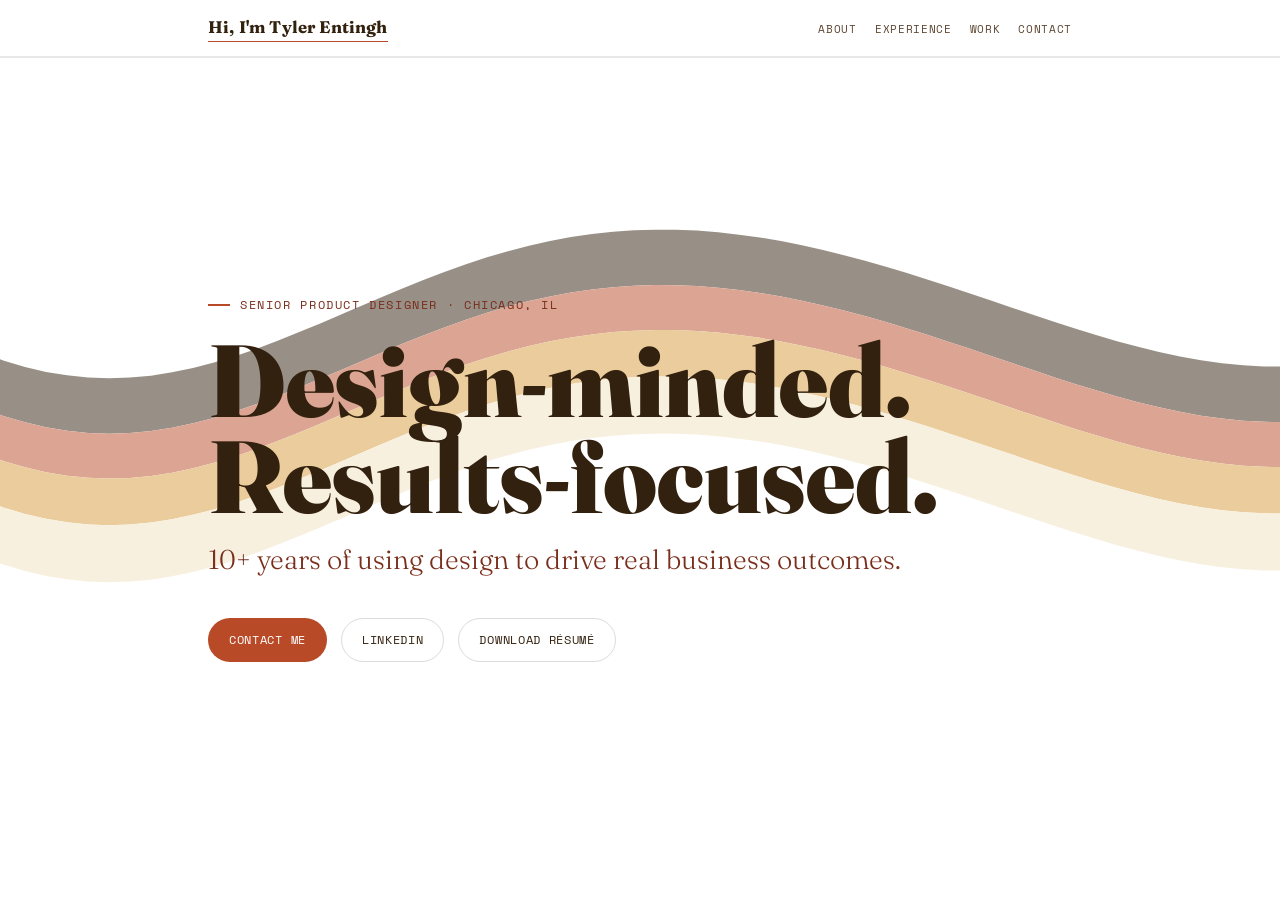
<file: index.html>
﻿<!doctype html>
<html lang="en">
<head>
<meta charset="UTF-8">
<meta name="viewport" content="width=device-width, initial-scale=1.0">
<title>Tyler Entingh — Senior Product Designer</title>
<meta name="description" content="Tyler Entingh — Senior Product Designer, 10+ years across SaaS, enterprise, and AI-powered products. Chicago, IL.">
<link rel="canonical" href="https://tylerentingh.com/">
<meta property="og:type" content="website">
<meta property="og:url" content="https://tylerentingh.com/">
<meta property="og:title" content="Tyler Entingh — Senior Product Designer">
<meta property="og:description" content="Tyler Entingh — Senior Product Designer, 10+ years across SaaS, enterprise, and AI-powered products. Chicago, IL.">
<meta name="twitter:card" content="summary">
<meta name="twitter:title" content="Tyler Entingh — Senior Product Designer">
<meta name="twitter:description" content="Tyler Entingh — Senior Product Designer, 10+ years across SaaS, enterprise, and AI-powered products. Chicago, IL.">
<link rel="icon" href="assets/favicon.svg" type="image/svg+xml">
<link rel="preconnect" href="https://fonts.googleapis.com">
<link rel="preconnect" href="https://fonts.gstatic.com" crossorigin>
<link href="https://fonts.googleapis.com/css2?family=Fraunces:ital,opsz,wght@0,9..144,300..900;1,9..144,300..900&family=Nunito:wght@400;600;700;800&family=Space+Mono:wght@400;700&display=swap" rel="stylesheet">
<link rel="stylesheet" href="assets/style.css">
</head>
<body>

<div class="navbar">
  <div class="navbar-inner">
    <a class="navbar-mark" href="#top">Hi, I'm Tyler Entingh</a>
    <button class="navbar-toggle" type="button" aria-expanded="false" aria-controls="navbar-nav" aria-label="Toggle menu">
      <span></span><span></span><span></span>
    </button>
    <nav class="navbar-nav" id="navbar-nav">
      <a href="#about">About</a>
      <a href="#experience">Experience</a>
      <a href="#work">Work</a>
      <a href="#contact">Contact</a>
    </nav>
  </div>
  <div class="scroll-progress" aria-hidden="true"><div class="scroll-progress-bar"></div></div>
</div>

<div class="scrollport" id="scrollport">
<div class="pages-track" id="pagesTrack">

  <header class="page hero" id="top">
    <div class="page-inner hero-inner">
      <p class="eyebrow">Senior Product Designer · Chicago, IL</p>
      <h1>Design-minded.<br>Results-focused.</h1>
      <p class="position">10+ years of using design to drive real business outcomes.</p>

      <div class="hero-cta">
        <a class="btn btn-primary" href="#contact">Contact me</a>
        <a class="btn btn-outline" href="https://www.linkedin.com/in/tylerentingh/" target="_blank" rel="noopener">LinkedIn</a>
        <a class="btn btn-outline" href="Tyler_Entingh_Senior_Product_Designer_Resume.pdf" target="_blank" rel="noopener">Download résumé</a>
      </div>
    </div>
    <div class="hero-wave" aria-hidden="true">
      <svg viewBox="0 0 1200 390" preserveAspectRatio="none">
        <g class="hero-wave-track">
          <path class="wave-band" fill="#33210F" stroke="none"/>
          <path class="wave-band" fill="#B84A28" stroke="none"/>
          <path class="wave-band" fill="#D69A3C" stroke="none"/>
          <path class="wave-band" fill="#F1E1BF" stroke="none"/>
        </g>
      </svg>
    </div>
  </header>

  <!-- ABOUT -->
  <section class="page" id="about">
    <div class="lava-bg" aria-hidden="true">
      <div class="lava-bg-inner">
        <span class="lava-blob lava-blob--1"></span>
        <span class="lava-blob lava-blob--2"></span>
        <span class="lava-blob lava-blob--3"></span>
        <span class="lava-blob lava-blob--4"></span>
        <span class="lava-blob lava-blob--5"></span>
        <span class="lava-blob lava-blob--6"></span>
      </div>
    </div>
    <div class="page-inner wrap">
      <div class="section-head">
        <div class="section-num">01</div>
        <div class="section-title-group">
          <span class="kicker">Who I am</span>
          <h2>About</h2>
        </div>
      </div>
      <p class="section-intro">
        I've spent 10+ years leading product design end to end across SaaS, enterprise, and
        startup teams, and I still love the craft as much as day one. Here's what I bring to a team:
      </p>

      <div class="pillars-carousel" id="pillarsCarousel" tabindex="0" role="region" aria-roledescription="carousel" aria-label="What I bring">
        <div class="pillars-viewport">
        <div class="pillars-track" id="pillarsTrack">
          <div class="pillar">
            <span class="pillar-num">01 / AI-native designer</span>
            <h3>Designs for AI, and with it.</h3>
            <p>Brings AI into every stage of the design process, from ideation and concepting to high-fidelity
            work and code-backed prototypes, so ideas turn into something people can get their hands on
            and react to far sooner.</p>
            <p class="pillar-example"><strong>Practical example:</strong> At SeeSaw Labs, I owned end-to-end
            design of AI-powered products for internal operations and enterprise clients. I validated
            directions quickly in Figma Make and Claude Design before committing to high-fidelity work, then
            built code-backed prototypes in Claude Code so users could test real functionality instead of
            static screens. Along the way, I mentored designers on bringing AI-assisted workflows into their
            own process.</p>
          </div>
          <div class="pillar">
            <span class="pillar-num">02 / Systems-minded</span>
            <h3>Builds the shared language, not just the screen.</h3>
            <p>Turns scattered UI decisions into a system everyone can point to, and defends it after launch.</p>
            <p class="pillar-example"><strong>Practical example:</strong> At Strata Decision Technology, I
            identified and led a brand refresh and design-system rollout for a SaaS platform used by major
            healthcare systems, backed by qualitative and quantitative user research, so every team was
            building from the same source of truth.</p>
          </div>
          <div class="pillar">
            <span class="pillar-num">03 / Accessible by default</span>
            <h3>Treats WCAG as a baseline, not a checkbox.</h3>
            <p>Accessibility gets built in at the wireframe, not patched on before ship.</p>
            <p class="pillar-example"><strong>Practical example:</strong> Every curriculum and every student
            project I oversaw at Flatiron had to meet WCAG accessibility standards, not as a final review
            step, but as part of how the work got built from day one.</p>
          </div>
          <div class="pillar">
            <span class="pillar-num">04 / Plainspoken teacher</span>
            <h3>Makes the process legible to the whole room.</h3>
            <p>Years spent turning product design into curriculum means the explanation is never the weak link.</p>
            <p class="pillar-example"><strong>Practical example:</strong> Years as a Senior Product Design
            Instructor at Flatiron School, plus a custom design-training program built for active-duty
            soldiers at the U.S. Army Software Factory, taught me how to make complex product thinking land
            for a room that's never seen a wireframe.</p>
          </div>
          <div class="pillar">
            <span class="pillar-num">05 / Strategic operator</span>
            <h3>Understands the business and technical side of digital products.</h3>
            <p>Pitches new business, keeps the team on track to deadlines, and does the design work firsthand.</p>
            <p class="pillar-example"><strong>Practical example:</strong> At both SeeSaw Labs and Slide UX,
            I've been heavily involved in the sales process for new client engagements, and I've owned
            projects from the PM seat: leading the team against milestones and deadlines, keeping clients
            closely informed on progress, and spotting opportunities to grow further into an account for
            real business impact, all while executing the design work myself as part of the product team.</p>
          </div>
        </div>
        </div>

        <div class="pillars-nav">
          <button type="button" class="pillars-arrow pillars-prev" aria-label="Previous pillar">‹</button>
          <div class="pillars-dots" role="tablist" aria-label="Select a pillar"></div>
          <button type="button" class="pillars-arrow pillars-next" aria-label="Next pillar">›</button>
        </div>
      </div>

      <div class="offclock">
        <span class="offclock-kicker">Off the clock</span>
        <p class="section-intro">
          Outside of work, I'm still building things. A lifelong football habit (college, pro,
          fantasy) has turned into more side projects than I can count. Each summer, my wife and I
          grow a garden and turn the harvest into hot sauce for friends and family. And most
          nights, I come up with a silly little song and play it on guitar for my dog before bed.
          I'm convinced he demands this of me, so it's a lot more pressure than you'd think.
        </p>
      </div>
    </div>
  </section>

  <!-- EXPERIENCE -->
  <section class="page" id="experience">
    <!-- Chicago doodles, spawned by assets/doodles.js. The filter roughens
         their clean geometry into a hand-drawn line. -->
    <div class="doodle-bg" aria-hidden="true">
      <svg width="0" height="0" style="position:absolute">
        <filter id="doodle-wobble">
          <feTurbulence type="fractalNoise" baseFrequency="0.04" numOctaves="2" seed="3"/>
          <feDisplacementMap in="SourceGraphic" scale="3.5"/>
        </filter>
      </svg>
      <div class="doodle-bg-inner"></div>
    </div>
    <div class="page-inner wrap">
      <div class="section-head">
        <div class="section-num">02</div>
        <div class="section-title-group">
          <span class="kicker">Career</span>
          <h2>Experience</h2>
        </div>
      </div>
      <div class="timeline">
        <div class="role">
          <div class="role-when">Aug 2024 — Sep 2026<br>Chicago, IL (Remote)</div>
          <div>
            <button type="button" class="role-trigger" aria-expanded="false" aria-controls="role-panel-1">
              <span class="role-trigger-text">
                <span class="role-title">Senior Designer &amp; Project Manager</span>
                <span class="role-org">SeeSaw Labs</span>
              </span>
              <span class="role-icon" aria-hidden="true"></span>
            </button>
            <div class="role-panel" id="role-panel-1">
              <div class="role-panel-inner">
                <p class="role-desc">Owned end-to-end design of AI-powered products for internal operations and enterprise clients, from discovery research and stakeholder interviews through launch. Validated directions quickly in Figma Make and Claude Design, then designed wireframes, high-fidelity prototypes, and accessible design systems in Figma. Built code-backed prototypes in Claude Code to show real functionality, tested them with users, and handed off annotated specs. Managed design and delivery for cross-functional agile teams and mentored designers on AI-assisted workflows.</p>
              </div>
            </div>
          </div>
        </div>
        <div class="role">
          <div class="role-when">Oct 2024 — Jul 2026<br>Chicago, IL (Remote)</div>
          <div>
            <button type="button" class="role-trigger" aria-expanded="false" aria-controls="role-panel-2">
              <span class="role-trigger-text">
                <span class="role-title">UX Strategist, New Projects <span style="font-weight:400;">(Contract)</span></span>
                <span class="role-org">Slide UX</span>
              </span>
              <span class="role-icon" aria-hidden="true"></span>
            </button>
            <div class="role-panel" id="role-panel-2">
              <div class="role-panel-inner">
                <p class="role-desc">Owned UX/UI design for new client engagements from discovery through final delivery. Turned user and stakeholder research into scoped design plans, led information architecture, ideation, and wireframing for websites and web apps, and built interactive Figma prototypes that were tested with users and refined. Also scoped and sold new engagements, carrying projects from the first discovery call through proposal and kickoff.</p>
              </div>
            </div>
          </div>
        </div>
        <div class="role">
          <div class="role-when">Apr 2019 — Apr 2024<br>Chicago, IL (Remote)</div>
          <div>
            <button type="button" class="role-trigger" aria-expanded="false" aria-controls="role-panel-3">
              <span class="role-trigger-text">
                <span class="role-title">Senior Product Design Instructor</span>
                <span class="role-org">Flatiron School</span>
              </span>
              <span class="role-icon" aria-hidden="true"></span>
            </button>
            <div class="role-panel" id="role-panel-3">
              <div class="role-panel-inner">
                <p class="role-desc">Promoted from UX/UI Design Instructor (2019) to Senior (2021), designing and teaching product design and front-end curricula. Built and led a custom product design program for the U.S. Army Software Factory (2020–2021), training active-duty soldiers. Coached students and client teams through research, wireframing, prototyping, testing, and handoff, and ensured curricula and student work met WCAG accessibility standards.</p>
              </div>
            </div>
          </div>
        </div>
        <div class="role">
          <div class="role-when">Jul 2017 — Apr 2019<br>Chicago, IL</div>
          <div>
            <button type="button" class="role-trigger" aria-expanded="false" aria-controls="role-panel-4">
              <span class="role-trigger-text">
                <span class="role-title">UX/UI Designer</span>
                <span class="role-org">Strata Decision Technology</span>
              </span>
              <span class="role-icon" aria-hidden="true"></span>
            </button>
            <div class="role-panel" id="role-panel-4">
              <div class="role-panel-inner">
                <p class="role-desc">Owned the design process for SaaS products turning healthcare big data into clear visualizations, often as the sole designer. Ran qualitative and quantitative research and delivered journey maps, wireframes, prototypes, and annotations. Initiated and led a company brand refresh and design system rollout.</p>
              </div>
            </div>
          </div>
        </div>
        <div class="role">
          <div class="role-when">Dec 2016 — Jul 2017<br>Chicago, IL</div>
          <div>
            <button type="button" class="role-trigger" aria-expanded="false" aria-controls="role-panel-5">
              <span class="role-trigger-text">
                <span class="role-title">UX/UI Designer in Residence <span style="font-weight:400;">(Contract)</span></span>
                <span class="role-org">Designation Labs</span>
              </span>
              <span class="role-icon" aria-hidden="true"></span>
            </button>
            <div class="role-panel" id="role-panel-5">
              <div class="role-panel-inner">
                <p class="role-desc">Owned client and internal projects from scoping through handoff, including user research, information architecture, and prototype testing.</p>
              </div>
            </div>
          </div>
        </div>
      </div>
    </div>
  </section>

  <!-- WORK -->
  <section class="page" id="work">
    <!-- One backdrop slot per work card, same order as #workTrack; pillars.js
         marks the slot matching the active slide. --dark lowers opacity for
         mostly-dark shots; --phone sizes portrait phone shots by height. -->
    <div class="work-bg" aria-hidden="true">
      <div class="work-bg-inner" id="workBg">
        <div class="work-bg-slide"><img src="case-studies/rendevor/images/final-state.png" alt=""></div>
        <div class="work-bg-slide work-bg-slide--dark"><img src="case-studies/cogent-analytics/images/Website%20Hero.webp" alt="" loading="lazy" decoding="async"></div>
        <div class="work-bg-slide work-bg-slide--dark"><img src="case-studies/cfbdepth/images/homepage%20hero.webp" alt="" loading="lazy" decoding="async"></div>
        <div class="work-bg-slide work-bg-slide--phone"><img src="case-studies/huddl/images/app%20hero.webp" alt="" loading="lazy" decoding="async"></div>
        <div class="work-bg-slide work-bg-slide--dark"><img src="case-studies/mystique-productions/images/website%20hero.webp" alt="" loading="lazy" decoding="async"></div>
        <div class="work-bg-slide"><img src="case-studies/ecoproducts/images/hero%20image.webp" alt="" loading="lazy" decoding="async"></div>
        <div class="work-bg-slide work-bg-slide--phone"><img src="case-studies/kasasa/images/surelock-phone.webp" alt="" loading="lazy" decoding="async"></div>
        <div class="work-bg-slide"><img src="case-studies/cs-disco/images/platform%20hero.webp" alt="" loading="lazy" decoding="async"></div>
      </div>
    </div>
    <div class="page-inner wrap">
      <div class="section-head">
        <div class="section-num">03</div>
        <div class="section-title-group">
          <span class="kicker">Case studies</span>
          <h2>Featured Work</h2>
        </div>
      </div>

      <div class="pillars-carousel" id="workCarousel" data-bg="workBg" tabindex="0" role="region" aria-roledescription="carousel" aria-label="Featured work">
        <div class="pillars-viewport">
        <div class="pillars-track" id="workTrack">
          <a class="work-card" href="case-studies/rendevor/index.html" target="_blank" rel="noopener">
            <span class="work-card-date">2026</span>
            <span class="work-card-company">Rendevor</span>
            <h3>Standardizing Audits Across 70+ Facilities with AI</h3>
            <p>Standardized a black-box audit process across 70+ dialysis facilities nationwide, some
            restricted to paper-only workflows, into a single system that works whether an audit
            happens on a device, in Excel, or on paper. Added an AI handwriting-recognition layer so
            paper-only sites could upload a scan instead of re-keying it by hand, cutting manual audit
            entry by 80% and giving leadership real visibility into audit status and findings for the
            first time. Led design and product management on the project end to end.</p>
            <div class="work-card-tags">
              <span class="work-card-tag">Figma</span>
              <span class="work-card-tag">Claude Code</span>
              <span class="work-card-tag">Excel</span>
              <span class="work-card-tag">Anthropic API</span>
            </div>
            <span class="work-card-cta">View case study →</span>
          </a>
          <a class="work-card" href="case-studies/cogent-analytics/index.html" target="_blank" rel="noopener">
            <span class="work-card-date">2025</span>
            <span class="work-card-company">Cogent Analytics</span>
            <h3>Enhancing Lead Generation through Custom Web Tools</h3>
            <p>Led a website redesign and rebuild on WordPress for Cogent Analytics, a consultancy for
            small business owners with a dated site and an immature CRM, whose executive suite wanted
            better qualified leads. As client-facing project lead, while a designer and developer
            focused on the site, I designed and built the two tools at the center of Cogent's
            new-client campaigns: an ungated Business Valuation Calculator and an 80+ question
            Business Assessment that turns an owner's answers into a custom playbook. I also built a
            new HubSpot environment to capture their leads and did development on the site. In the
            first quarter after launch, qualified leads rose by more than 100%.</p>
            <div class="work-card-tags">
              <span class="work-card-tag">Figma</span>
              <span class="work-card-tag">Figma Make</span>
              <span class="work-card-tag">WordPress</span>
              <span class="work-card-tag">Claude Code</span>
              <span class="work-card-tag">HubSpot</span>
            </div>
            <span class="work-card-cta">View case study →</span>
          </a>
          <a class="work-card" href="case-studies/cfbdepth/index.html" target="_blank" rel="noopener">
            <span class="work-card-date">2026</span>
            <span class="work-card-company">CFBDepth.com</span>
            <h3>Using AI to Make Complex Data Accessible to Everyone</h3>
            <p>Led the project and designed CFBAI, an AI chat agent that lets CFBDepth's fans, bettors,
            and subscribers ask for college football data in plain English, where staff couldn't build
            every view users wanted. I designed the conversations and the agent's personality, built
            the chat experience, and gave the agent a memory of each user's teams, data preferences,
            and betting factors. Alongside it, I designed the internal tool that issues and rotates
            keys for a new data-licensing API. Both launched before Week 0 of the college football
            season, bringing in new users at higher price points and a new revenue stream, with a
            handful of API customers before the final API tool handoff.</p>
            <div class="work-card-tags">
              <span class="work-card-tag">Figma</span>
              <span class="work-card-tag">Claude Code</span>
              <span class="work-card-tag">Vercel</span>
              <span class="work-card-tag">Railway</span>
              <span class="work-card-tag">Docusaurus</span>
            </div>
            <span class="work-card-cta">View case study →</span>
          </a>
          <a class="work-card" href="case-studies/huddl/index.html" target="_blank" rel="noopener">
            <span class="work-card-date">2024</span>
            <span class="work-card-company">Huddl</span>
            <h3>Streamlining REMS Drug Care Through Connected Pharmacy Workflows</h3>
            <p>Led research and design on Huddl, a tool that streamlined how pharmacists get educated
            and registered to distribute REMS drugs, which carry special handling protocols, while
            giving pharmacists, physicians, and care teams a direct line to patients for prescription
            renewals, questions, and delivery or pickup confirmations. I ran research with users and
            subject matter experts, synthesized the findings into opportunities, then led ideation,
            prototyping, and the development team through launch on TestFlight. Huddl cut
            administrative hours managing REMS prescriptions by up to 80%, and the validated
            prototype helped Huddl secure funding with the University of California San Francisco.</p>
            <div class="work-card-tags">
              <span class="work-card-tag">Figma</span>
              <span class="work-card-tag">Claude Code</span>
              <span class="work-card-tag">TestFlight</span>
            </div>
            <span class="work-card-cta">View case study →</span>
          </a>
          <a class="work-card" href="case-studies/mystique-productions/index.html" target="_blank" rel="noopener">
            <span class="work-card-date">2025</span>
            <span class="work-card-company">Mystique Productions</span>
            <h3>Growing Traffic Through a Full Website Rebuild</h3>
            <p>Designed, built, and launched a new marketing website for Mystique Productions, a
            Chicago corporate entertainment company whose old site looked dated, as the only designer
            and developer on the project. In about 2 months I explored more than 12 visual concepts,
            built a design system, cut a custom video for every service page, and launched on
            Squarespace with SEO and accessibility built in and a team trained to run it themselves.
            In the first 6 months after launch, traffic rose more than 40% over the old site's
            benchmarks, and contact-form requests rose about 20%.</p>
            <div class="work-card-tags">
              <span class="work-card-tag">Figma</span>
              <span class="work-card-tag">Photoshop</span>
              <span class="work-card-tag">Movavi Video Editor</span>
              <span class="work-card-tag">Squarespace</span>
              <span class="work-card-tag">HTML/CSS</span>
              <span class="work-card-tag">Google Search Console</span>
            </div>
            <span class="work-card-cta">View case study →</span>
          </a>
          <a class="work-card" href="case-studies/ecoproducts/index.html" target="_blank" rel="noopener">
            <span class="work-card-date">2025</span>
            <span class="work-card-company">EcoProducts</span>
            <h3>Enhancing eCommerce through Information Architecture</h3>
            <p>Rebuilt the online store's information architecture for EcoProducts, a compostable food
            service products company whose conversions dropped 10% after a product expansion forced a
            reorganization. As Senior UX Designer, I owned the information architecture and conversion
            flow: I watched user sessions, interviewed users, and ran open and closed card sorts, then
            rebuilt the structure around how customers look for products. We also showed shoppers that
            recommended lids and other items were compatible, and kept customers' own product names
            searchable. Three months after launch, conversions were up 12%, past EcoProducts' baseline.</p>
            <div class="work-card-tags">
              <span class="work-card-tag">Figma</span>
              <span class="work-card-tag">FigJam</span>
              <span class="work-card-tag">Hotjar</span>
              <span class="work-card-tag">BigCommerce</span>
            </div>
            <span class="work-card-cta">View case study →</span>
          </a>
          <a class="work-card" href="case-studies/kasasa/index.html" target="_blank" rel="noopener">
            <span class="work-card-date">2026</span>
            <span class="work-card-company">Kasasa</span>
            <h3>Unifying a Fragmented Sales Demo into One Cohesive Experience</h3>
            <p>Led design and project management on a sales demo for Kasasa, whose demo tools didn't talk to
            each other, so salespeople configured each one by hand and stuck to a tight script. Starting from the information architecture, I designed
            one demo that works whether a salesperson leads it or someone explores it on their own,
            lets viewers see every product as a new user or a power user, and carries data across the
            whole platform so a change in one product ripples through the rest. Testing with about 8
            salespeople added the emails and other collateral users receive along the way. The demo
            rolled out to Kasasa's sales team to incredibly positive feedback, getting product and
            sales on the same page.</p>
            <div class="work-card-tags">
              <span class="work-card-tag">Figma</span>
              <span class="work-card-tag">Figma Make</span>
              <span class="work-card-tag">Claude Code</span>
            </div>
            <span class="work-card-cta">View case study →</span>
          </a>
          <a class="work-card" href="case-studies/cs-disco/index.html" target="_blank" rel="noopener">
            <span class="work-card-date">2026</span>
            <span class="work-card-company">CS DISCO</span>
            <h3>Using AI to Transform the Legal Sector</h3>
            <p>Helped CS DISCO's product leadership pick its AI "big bet" in a week-long in-person
            workshop, at a time when its AI chatbot wasn't getting used and its board needed a plan
            for how DISCO would evolve and stand apart. As Senior Designer, I turned the team's ideas
            and rough sketches into 5 clickable, mid-fidelity prototypes in a day and a half, built in
            Claude Code from Figma designs, in time to put them in front of real users on the final
            day. The best of those concepts converged into one new platform concept. DISCO's Chief
            Product Officer took our handoff to the board and secured additional funding, and the
            concept is now in build for a 2027 release.</p>
            <div class="work-card-tags">
              <span class="work-card-tag">Figma</span>
              <span class="work-card-tag">Claude Code</span>
            </div>
            <span class="work-card-cta">View case study →</span>
          </a>
        </div>
        </div>

        <div class="pillars-nav">
          <button type="button" class="pillars-arrow pillars-prev" aria-label="Previous case study">‹</button>
          <div class="pillars-dots" role="tablist" aria-label="Select a case study"></div>
          <button type="button" class="pillars-arrow pillars-next" aria-label="Next case study">›</button>
        </div>
      </div>
    </div>
  </section>

  <!-- CONTACT -->
  <section class="page" id="contact">
    <div class="contact-bg" aria-hidden="true">
      <div class="contact-bg-inner">
        <span class="contact-panel">
          <span class="contact-panel-reel">
            <span class="contact-panel-block"></span>
            <span class="contact-panel-block"></span>
            <span class="contact-panel-block"></span>
            <span class="contact-panel-block"></span>
            <span class="contact-panel-block"></span>
            <span class="contact-panel-block"></span>
          </span>
        </span>
        <span class="contact-panel">
          <span class="contact-panel-reel">
            <span class="contact-panel-block"></span>
            <span class="contact-panel-block"></span>
            <span class="contact-panel-block"></span>
            <span class="contact-panel-block"></span>
            <span class="contact-panel-block"></span>
            <span class="contact-panel-block"></span>
          </span>
        </span>
        <span class="contact-panel">
          <span class="contact-panel-reel">
            <span class="contact-panel-block"></span>
            <span class="contact-panel-block"></span>
            <span class="contact-panel-block"></span>
            <span class="contact-panel-block"></span>
            <span class="contact-panel-block"></span>
            <span class="contact-panel-block"></span>
          </span>
        </span>
        <span class="contact-panel">
          <span class="contact-panel-reel">
            <span class="contact-panel-block"></span>
            <span class="contact-panel-block"></span>
            <span class="contact-panel-block"></span>
            <span class="contact-panel-block"></span>
            <span class="contact-panel-block"></span>
            <span class="contact-panel-block"></span>
          </span>
        </span>
        <span class="contact-panel">
          <span class="contact-panel-reel">
            <span class="contact-panel-block"></span>
            <span class="contact-panel-block"></span>
            <span class="contact-panel-block"></span>
            <span class="contact-panel-block"></span>
            <span class="contact-panel-block"></span>
            <span class="contact-panel-block"></span>
          </span>
        </span>
        <span class="contact-panel">
          <span class="contact-panel-reel">
            <span class="contact-panel-block"></span>
            <span class="contact-panel-block"></span>
            <span class="contact-panel-block"></span>
            <span class="contact-panel-block"></span>
            <span class="contact-panel-block"></span>
            <span class="contact-panel-block"></span>
          </span>
        </span>
      </div>
    </div>
    <div class="page-inner wrap">
      <div class="contact-card">
        <h2>Let's talk.</h2>
        <p>Open to full-time and contract product design &amp; strategy roles, remote or Chicago-based. Reach out any time.</p>

        <div class="contact-form-wrap">
          <form class="contact-form" id="contactForm">
            <input type="hidden" name="access_key" value="1576ee15-361b-407c-b84b-7b63ec837370">
            <input type="checkbox" name="botcheck" class="contact-form-honeypot" tabindex="-1" autocomplete="off">
            <div class="contact-form-row">
              <label class="contact-form-field">
                <span>Name</span>
                <input type="text" name="name" required autocomplete="name">
              </label>
              <label class="contact-form-field">
                <span>Email</span>
                <input type="email" name="email" required autocomplete="email">
              </label>
            </div>
            <label class="contact-form-field">
              <span>Message</span>
              <textarea name="message" rows="4" required></textarea>
            </label>
            <div class="contact-form-actions">
              <button type="submit" class="btn btn-primary">Send message</button>
              <span class="contact-form-status" role="status" aria-live="polite"></span>
            </div>
          </form>
        </div>
      </div>

      <div class="colophon">
        <span>Tyler Entingh · Chicago, IL</span>
        <span><a href="mailto:tyler.entingh@gmail.com">tyler.entingh@gmail.com</a> | <a href="https://www.linkedin.com/in/tylerentingh/" target="_blank" rel="noopener">LinkedIn</a></span>
      </div>
    </div>
  </section>

</div>
</div>

<script src="assets/wave.js"></script>
<script src="assets/nav.js"></script>
<script src="assets/pillars.js"></script>
<script src="assets/doodles.js"></script>
<script src="assets/timeline.js"></script>
<script src="assets/contact-form.js"></script>
<script src="assets/contact-panels.js"></script>
<script src="assets/scrollpage.js"></script>
</body>
</html>
</file>
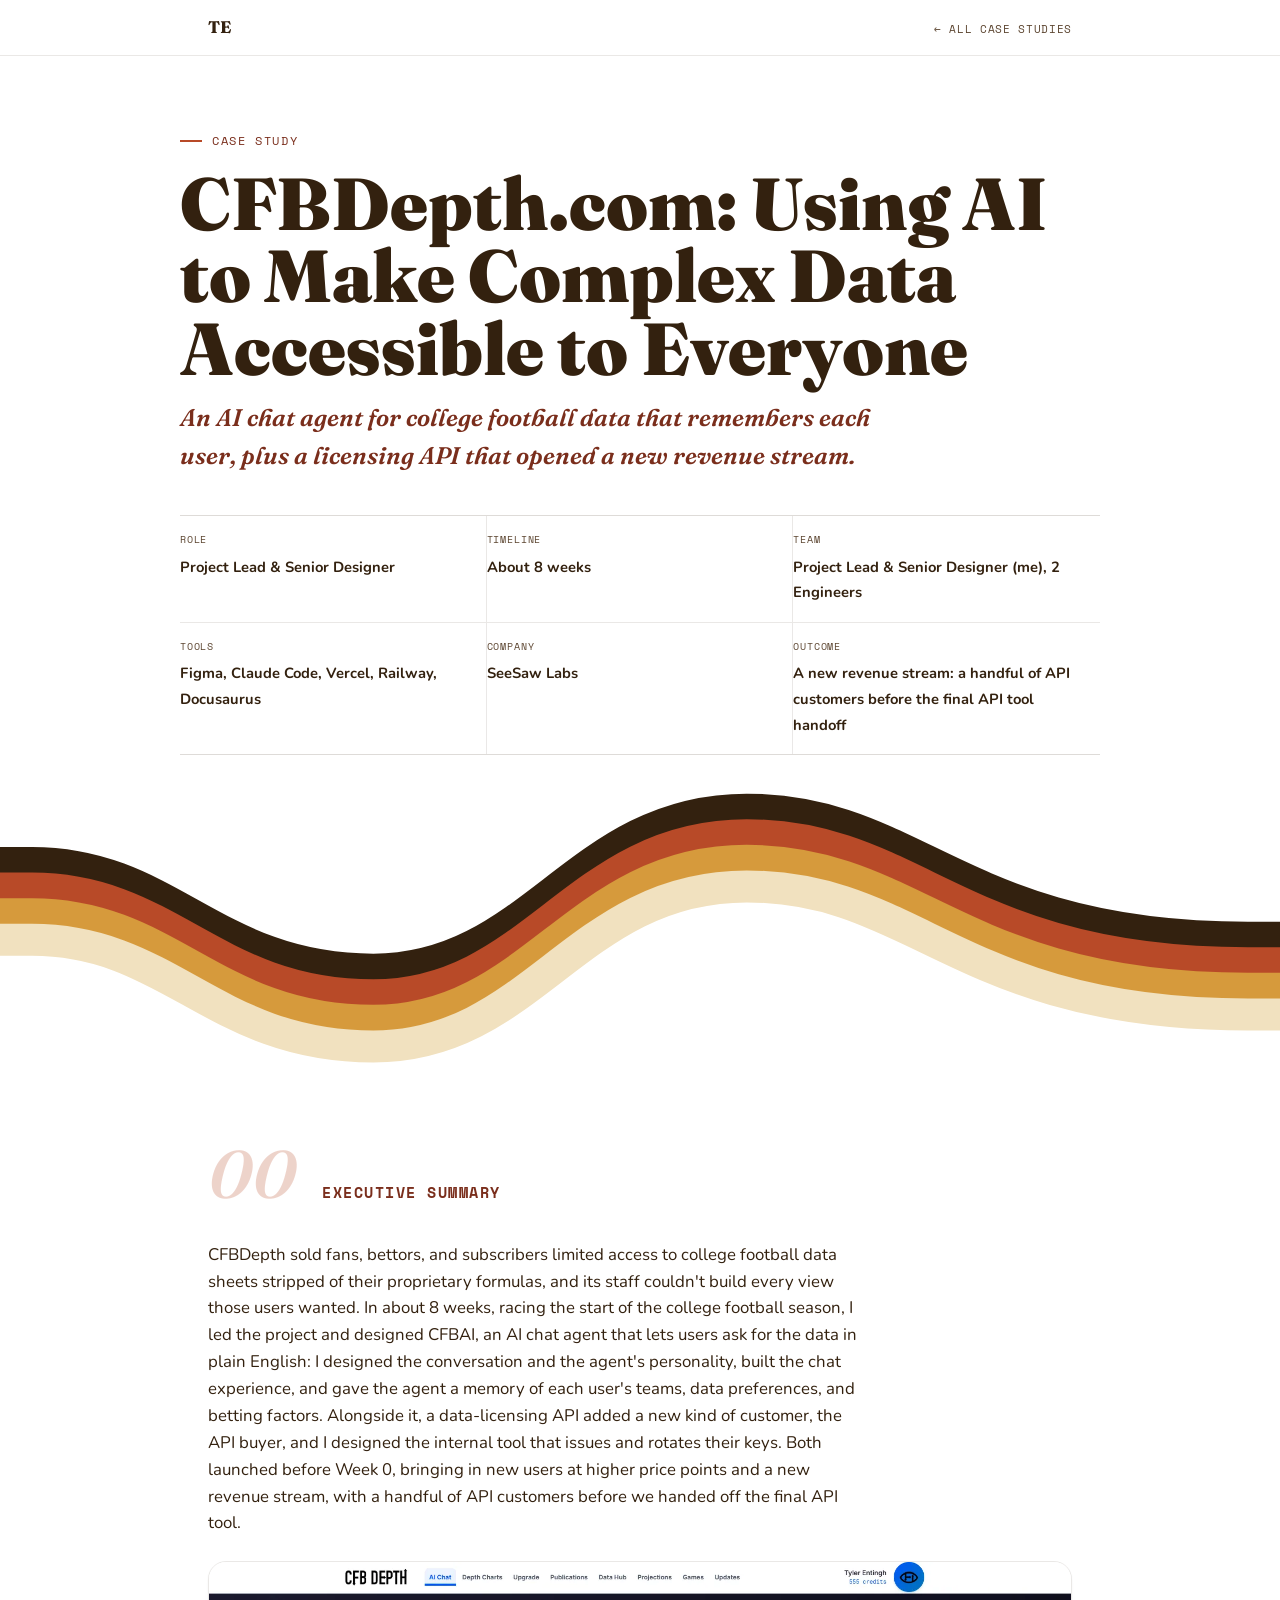
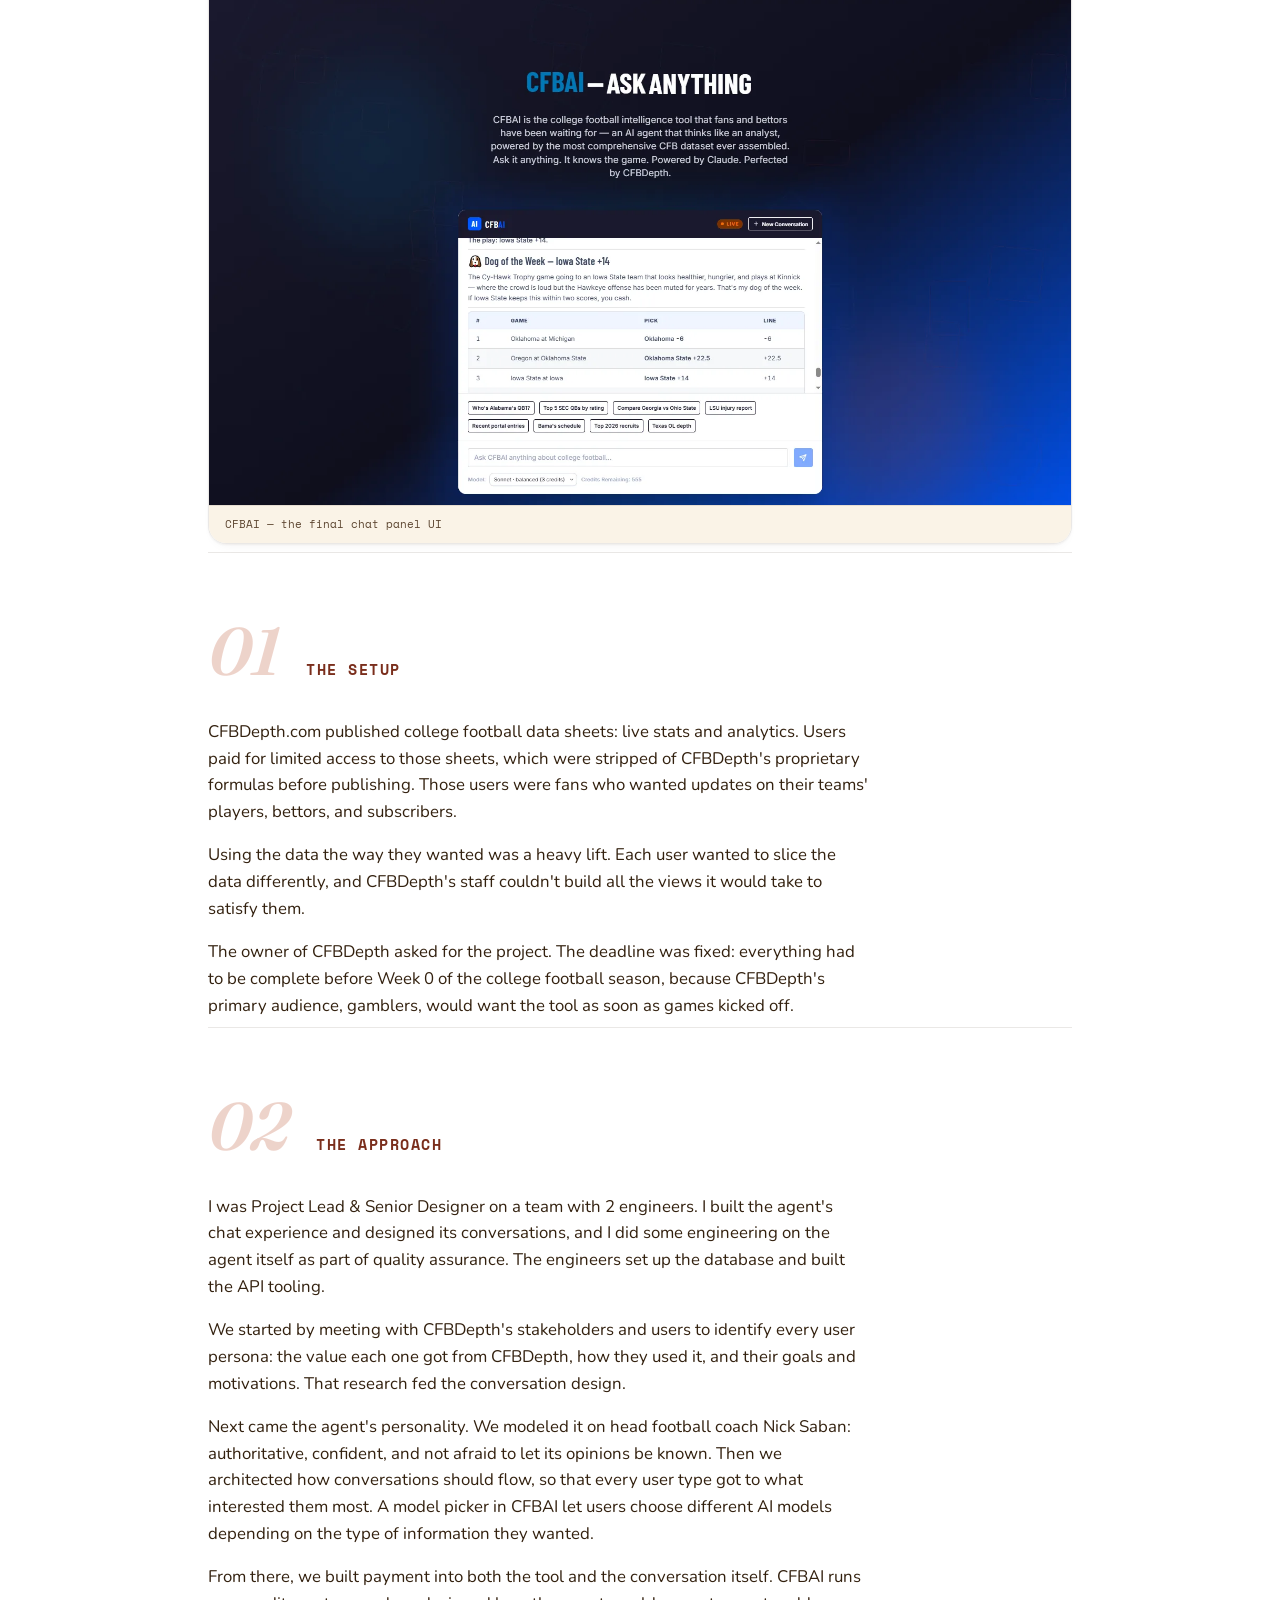
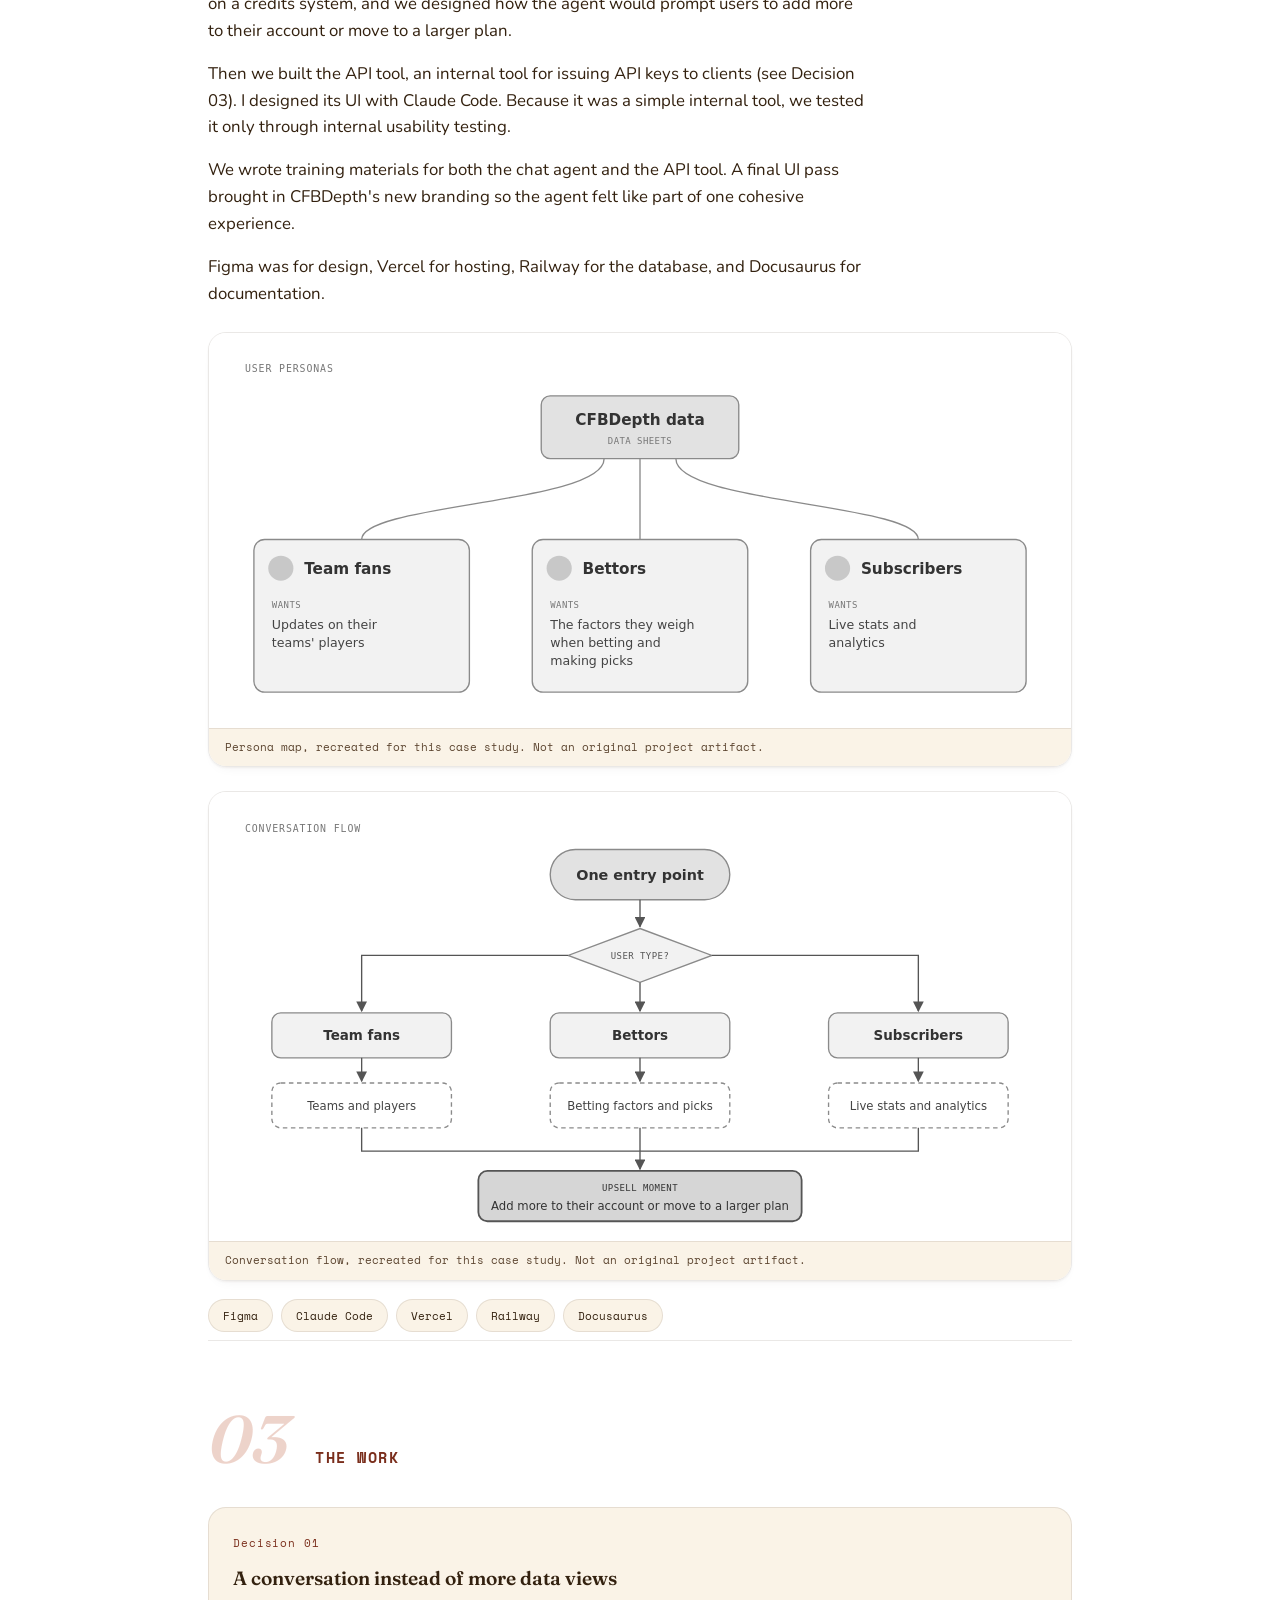
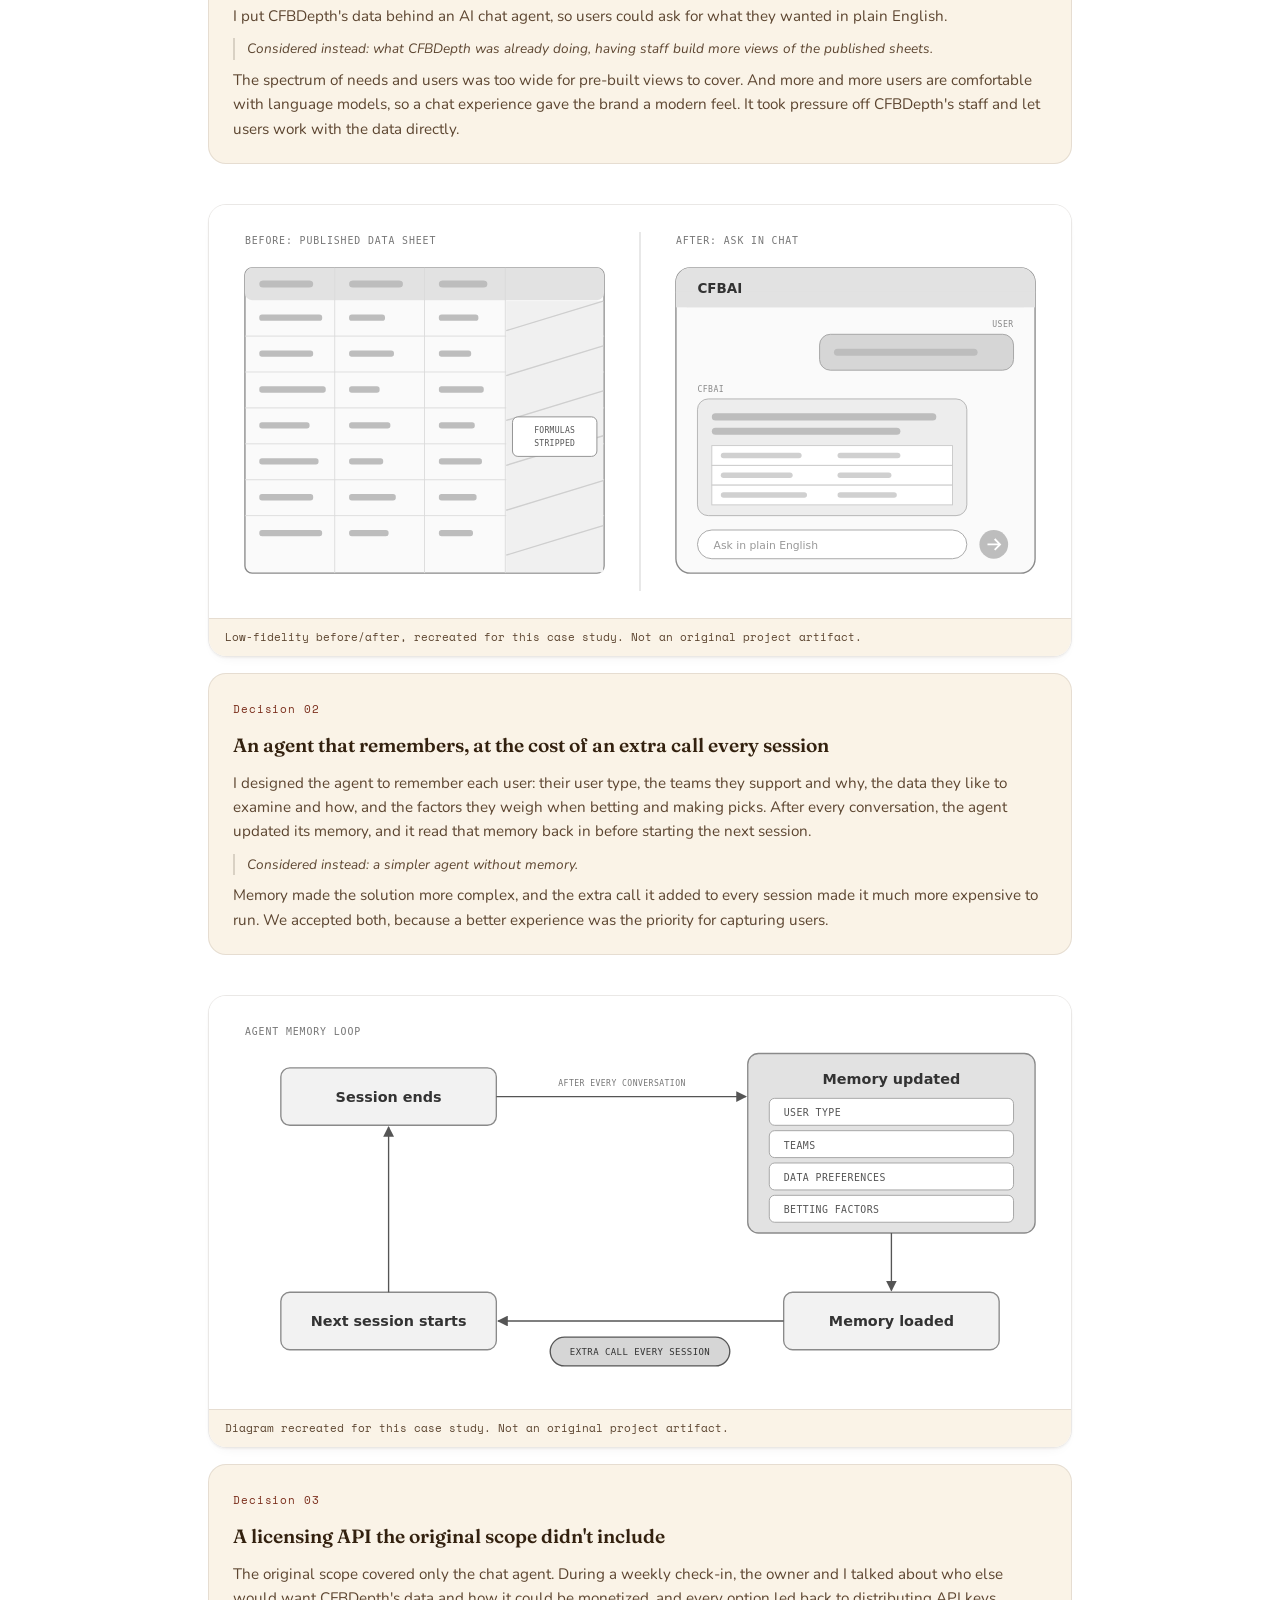
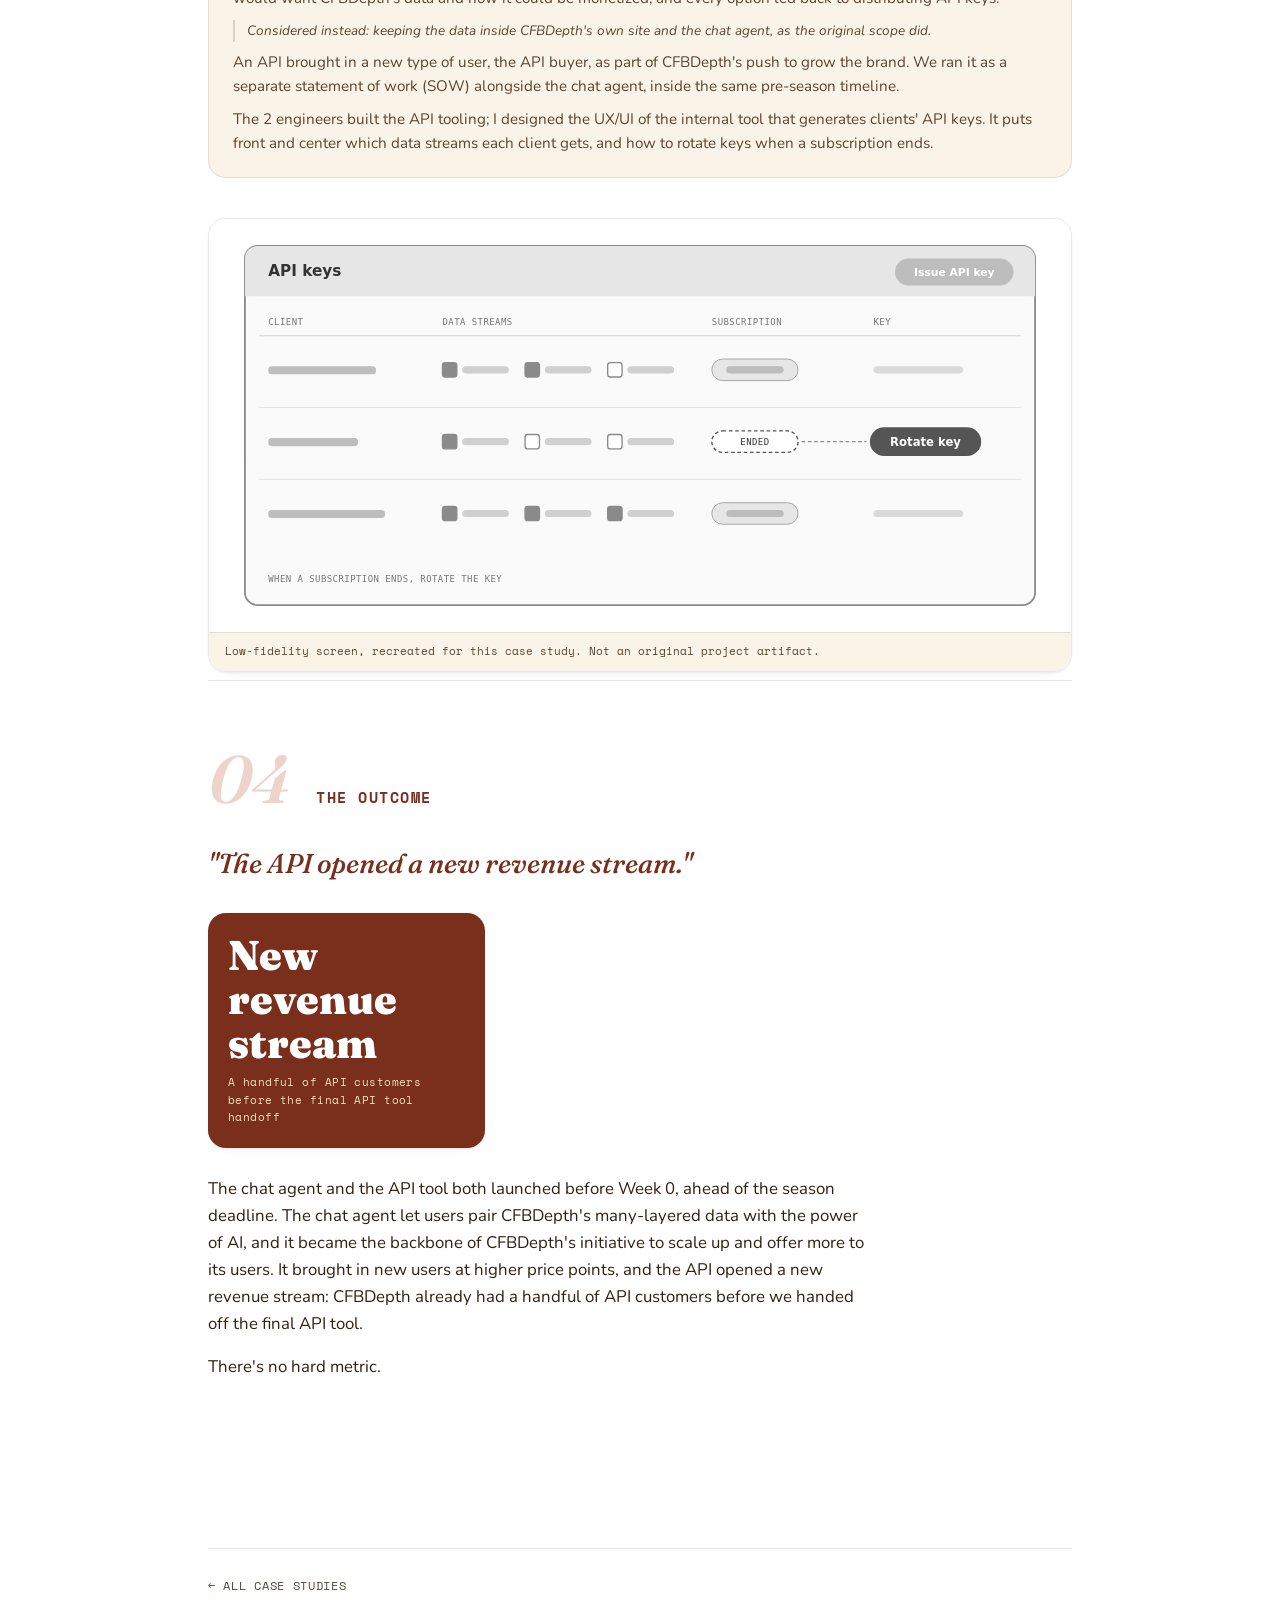
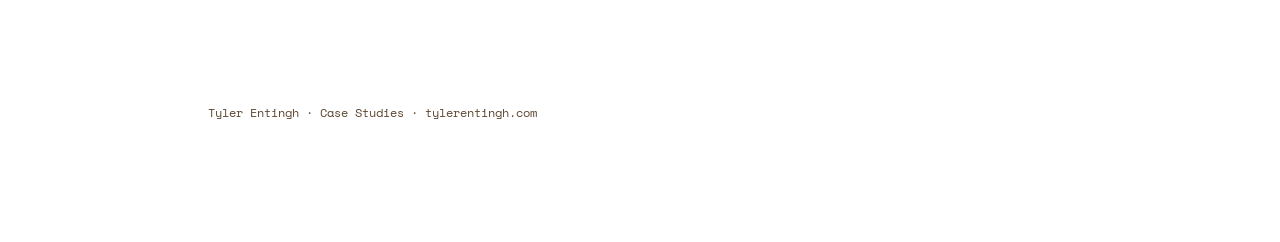
<file: case-studies/cfbdepth/index.html>
<!doctype html>
<html lang="en">
<head>
<meta charset="UTF-8">
<meta name="viewport" content="width=device-width, initial-scale=1.0">
<title>CFBDepth.com: Using AI to Make Complex Data Accessible to Everyone — Case Study — Tyler Entingh</title>
<link rel="preconnect" href="https://fonts.googleapis.com">
<link rel="preconnect" href="https://fonts.gstatic.com" crossorigin>
<link href="https://fonts.googleapis.com/css2?family=Fraunces:ital,opsz,wght@0,9..144,300..900;1,9..144,300..900&family=Nunito:wght@400;600;700;800&family=Space+Mono:wght@400;700&display=swap" rel="stylesheet">
<style>
  /*
    CASE STUDY PAGE TEMPLATE — Tyler Entingh
    Built from the "Entingh Brand Standards" system (same tokens, same
    component patterns: numbered plates, mono kickers, rounded cards,
    pill chips). Duplicate this file per case study; only the content
    inside <body> needs to change — the CSS is meant to stay identical
    across all 8 so the site reads as one system.

    Sections map 1:1 to case-study-guide.md:
      Cover        -> At-a-glance (role / timeline / team / tools)
      Plate 00     -> Executive Summary (write this LAST + final screenshot)
      Plate 01     -> The Setup (context & problem)
      Plate 02     -> The Approach (role & process)
      Plate 03     -> The Work (key decisions)
      Plate 04     -> The Outcome (impact)
      Plate 05     -> The Takeaway (optional)
      Footer nav   -> prev / next case study + back to index

    Section headers use the mono kicker only (no serif h2 below it) —
    keep it that way across all 8, one line of hierarchy per plate.
  */
  :root{
    --paper:      #FFFFFF;
    --paper-2:    #FAF3E7;
    --paper-3:    #F1E1BF;
    --ink:        #33210F;
    --ink-soft:   #5C4530;
    --rust:       #B84A28;
    --rust-dark:  #7A2E1C;
    --gold:       #D69A3C;
    --gold-dark:  #A6721F;
    --line:       rgba(51,33,15,.16);
    --line-soft:  rgba(51,33,15,.10);
    --shadow-sm:  0 1px 2px rgba(51,33,15,.05), 0 6px 16px -12px rgba(51,33,15,.16);

    --radius:     18px;
    --radius-sm:  10px;
    --radius-pill:999px;

    --f-display:  'Fraunces', 'Iowan Old Style', 'Palatino Linotype', Georgia, serif;
    --f-body:     'Nunito', 'Segoe UI', system-ui, sans-serif;
    --f-mono:     'Space Mono', 'SFMono-Regular', Consolas, monospace;
  }

  *{box-sizing:border-box;}
  html{-webkit-text-size-adjust:100%;}
  body{
    margin:0;
    background:var(--paper);
    color:var(--ink);
    font-family:var(--f-body);
    font-size:16px;
    line-height:1.6;
  }
  @media (prefers-reduced-motion: reduce){
    *{animation-duration:.001ms !important; transition-duration:.001ms !important;}
  }

  img{max-width:100%; display:block; border-radius:var(--radius);}
  h1,h2,h3,h4{text-wrap:balance; margin:0; font-weight:600;}
  p{margin:0;}
  ::selection{background:var(--rust); color:#fff;}
  a{color:var(--rust-dark);}

  .wrap{max-width:920px; margin:0 auto; padding:0 28px 120px;}

  /* ---------- top index bar ---------- */
  .indexbar{
    position:sticky; top:0; z-index:20;
    background:rgba(255,255,255,.92);
    -webkit-backdrop-filter:blur(6px); backdrop-filter:blur(6px);
    border-bottom:1px solid var(--line-soft);
  }
  .indexbar-inner{
    max-width:920px; margin:0 auto; padding:14px 28px;
    display:flex; align-items:baseline; justify-content:space-between;
    gap:16px; flex-wrap:wrap;
  }
  .indexbar-mark{font-family:var(--f-display); font-weight:700; font-size:1.05rem;}
  .indexbar-back{
    font-family:var(--f-mono); font-size:.7rem; letter-spacing:.06em;
    text-transform:uppercase; color:var(--ink-soft); text-decoration:none;
    border-bottom:1px solid transparent;
  }
  .indexbar-back:hover, .indexbar-back:focus-visible{color:var(--rust-dark); border-bottom-color:var(--rust);}
  a:focus-visible, button:focus-visible{outline:2px solid var(--rust-dark); outline-offset:3px;}

  /* ---------- cover ---------- */
  .cover{padding:76px 28px 0;}
  .cover-inner{max-width:920px; margin:0 auto;}
  .eyebrow{
    font-family:var(--f-mono); font-size:.72rem; letter-spacing:.14em;
    text-transform:uppercase; color:var(--rust-dark);
    display:flex; align-items:center; gap:10px;
  }
  .eyebrow::before{content:""; width:22px; height:2px; background:var(--rust); display:inline-block;}
  .cover h1{
    font-family:var(--f-display); font-weight:900;
    font-size:clamp(2.4rem, 7vw, 4.6rem);
    line-height:.98; margin-top:18px; color:var(--ink);
  }
  .cover .position{
    font-family:var(--f-display); font-style:italic; font-weight:600;
    font-size:clamp(1.1rem, 2.4vw, 1.5rem);
    color:var(--rust-dark); margin-top:14px; max-width:46ch;
  }

  /* at-a-glance meta strip */
  .meta-strip{
    margin-top:40px; display:grid; grid-template-columns:repeat(3,1fr); gap:0;
    border-top:1px solid var(--line); border-bottom:1px solid var(--line);
  }
  .meta-cell{padding:16px 20px 16px 0; border-right:1px solid var(--line-soft);}
  .meta-cell:nth-child(3n){border-right:none;}
  .meta-cell:nth-child(-n+3){border-bottom:1px solid var(--line-soft);}
  .meta-label{
    font-family:var(--f-mono); font-size:.64rem; letter-spacing:.08em;
    text-transform:uppercase; color:var(--ink-soft); display:block; margin-bottom:6px;
  }
  .meta-value{font-family:var(--f-body); font-weight:700; font-size:.92rem; color:var(--ink);}
  @media (max-width:700px){
    .meta-strip{grid-template-columns:repeat(2,1fr);}
    .meta-cell{border-bottom:1px solid var(--line-soft); padding:14px 16px 14px 0;}
    .meta-cell:nth-child(3n){border-right:1px solid var(--line-soft);}
    .meta-cell:nth-child(2n){border-right:none;}
  }

  .cover-wave{margin:28px -28px 0; width:calc(100% + 56px); line-height:0; overflow:hidden;}
  .cover-wave svg{display:block; width:100%; height:auto; overflow:hidden;}

  /* reusable image block — executive-summary screenshot, process visuals, etc. */
  .figure{margin-top:24px; border-radius:var(--radius); overflow:hidden; box-shadow:var(--shadow-sm); border:1px solid var(--line-soft);}
  .figure img{border-radius:0;}
  .figure .caption{
    font-family:var(--f-mono); font-size:.68rem; color:var(--ink-soft);
    padding:10px 16px; border-top:1px solid var(--line-soft); background:var(--paper-2);
  }

  /* ---------- plate scaffolding ---------- */
  .plate{padding:64px 0 8px; border-bottom:1px solid var(--line-soft); scroll-margin-top:80px;}
  .plate:last-of-type{border-bottom:none;}
  .plate-head{display:grid; grid-template-columns:auto 1fr; gap:20px 26px; align-items:baseline; margin-bottom:34px;}
  .plate-num{
    font-family:var(--f-display); font-weight:600; font-style:italic;
    font-size:clamp(2.6rem, 6vw, 4.2rem); color:var(--rust); opacity:.24; line-height:1;
  }
  .plate-title-group .kicker{
    font-family:var(--f-mono); font-weight:700; font-size:.95rem; letter-spacing:.1em;
    text-transform:uppercase; color:var(--rust-dark); display:block;
  }
  .plate-body{max-width:66ch; font-size:1.05rem; color:var(--ink);}
  .plate-body p{margin-bottom:16px;}
  .plate-body p:last-child{margin-bottom:0;}
  .plate-body strong{color:var(--ink);}

  .subhead{
    font-family:var(--f-mono); font-size:.72rem; letter-spacing:.1em;
    text-transform:uppercase; color:var(--ink-soft);
    border-top:1px solid var(--line-soft); padding-top:8px; margin:36px 0 16px;
  }
  .subhead:first-of-type{margin-top:0;}

  /* ---------- decision cards (Plate 03) ---------- */
  .decisions{display:flex; flex-direction:column; gap:16px;}
  .decision{
    background:var(--paper-2); border:1px solid var(--line-soft); border-radius:var(--radius);
    padding:22px 24px;
  }
  .decision-num{font-family:var(--f-mono); font-size:.7rem; color:var(--rust-dark); letter-spacing:.08em;}
  .decision h3{font-family:var(--f-display); font-size:1.2rem; font-weight:600; margin:8px 0 10px;}
  .decision p{color:var(--ink-soft); font-size:.95rem; margin-bottom:8px;}
  .decision p:last-child{margin-bottom:0;}
  .decision .alt{
    font-size:.85rem; color:var(--ink-soft); border-left:2px solid var(--line);
    padding-left:12px; margin-top:10px; font-style:italic;
  }

  /* ---------- outcome stat cards (Plate 04) ---------- */
  .statgrid{display:grid; grid-template-columns:repeat(3,1fr); gap:16px; margin-bottom:28px;}
  .stat{
    background:var(--rust-dark); color:#fff; border-radius:var(--radius);
    padding:22px 20px; box-shadow:var(--shadow-sm);
  }
  .stat .num{font-family:var(--f-display); font-weight:900; font-size:clamp(1.8rem,4vw,2.6rem); line-height:1;}
  .stat .lbl{font-family:var(--f-mono); font-size:.68rem; letter-spacing:.04em; color:var(--paper-3); margin-top:8px; display:block;}
  @media (max-width:700px){ .statgrid{grid-template-columns:1fr;} }

  /* pill tags — tools, skills */
  .pillrow{display:flex; flex-wrap:wrap; gap:8px; margin-top:18px;}
  .pill{
    font-family:var(--f-mono); font-size:.7rem; color:var(--ink);
    background:var(--paper-2); padding:7px 14px; border-radius:var(--radius-pill);
    border:1px solid var(--line-soft);
  }

  /* pull quote */
  .pullquote{
    font-family:var(--f-display); font-style:italic; font-weight:500;
    font-size:clamp(1.3rem, 2.6vw, 1.7rem); color:var(--rust-dark);
    max-width:36ch; margin:8px 0 32px; line-height:1.3;
  }

  .rulecard{
    border:1px solid var(--line-soft); background:var(--paper-2); border-radius:var(--radius);
    padding:22px 24px; margin-top:20px;
  }
  .rulecard .subhead{border-top:none; margin:0 0 10px; padding-top:0;}
  .rulecard p{color:var(--ink-soft); font-size:.95rem;}

  /* ---------- footer / prev-next nav ---------- */
  .colophon{
    padding:40px 0 0; margin-top:40px;
    font-family:var(--f-mono); font-size:.72rem; color:var(--ink-soft);
  }
  .nextnav{
    display:flex; justify-content:space-between; gap:16px; flex-wrap:wrap;
    padding:28px 0; border-top:1px solid var(--line-soft); margin-top:40px;
  }
  .nextnav a{
    font-family:var(--f-mono); font-size:.72rem; letter-spacing:.06em;
    text-transform:uppercase; text-decoration:none; color:var(--ink-soft);
  }
  .nextnav a:hover, .nextnav a:focus-visible{color:var(--rust-dark);}
  .nextnav .to{display:block; font-family:var(--f-display); font-style:italic; font-size:1.1rem; color:var(--ink); margin-top:6px; text-transform:none; letter-spacing:0;}
</style>
</head>
<body>

<div class="indexbar">
  <div class="indexbar-inner">
    <div class="indexbar-mark">TE</div>
    <a class="indexbar-back" href="/#work">← All case studies</a>
  </div>
</div>

<!-- ============ COVER / AT-A-GLANCE ============ -->
<header class="cover">
  <div class="cover-inner">
    <p class="eyebrow">Case Study</p>

    <h1>CFBDepth.com: Using AI to Make Complex Data Accessible to Everyone</h1>

    <p class="position">An AI chat agent for college football data that remembers each user, plus a licensing API that opened a new revenue stream.</p>

    <div class="meta-strip">
      <div class="meta-cell">
        <span class="meta-label">Role</span>
        <span class="meta-value">Project Lead &amp; Senior Designer</span>
      </div>
      <div class="meta-cell">
        <span class="meta-label">Timeline</span>
        <span class="meta-value">About 8 weeks</span>
      </div>
      <div class="meta-cell">
        <span class="meta-label">Team</span>
        <span class="meta-value">Project Lead &amp; Senior Designer (me), 2 Engineers</span>
      </div>
      <div class="meta-cell">
        <span class="meta-label">Tools</span>
        <span class="meta-value">Figma, Claude Code, Vercel, Railway, Docusaurus</span>
      </div>
      <div class="meta-cell">
        <span class="meta-label">Company</span>
        <span class="meta-value">SeeSaw Labs</span>
      </div>
      <div class="meta-cell">
        <span class="meta-label">Outcome</span>
        <span class="meta-value">A new revenue stream: a handful of API customers before the final API tool handoff</span>
      </div>
    </div>
  </div>

  <!-- Wave motif — signature graphic, use once per page. The final-state
       screenshot lives in Plate 00 below, not up here, so this motif is
       the only visual in the cover. -->
  <div class="cover-wave" aria-hidden="true">
    <svg viewBox="0 25 1200 275" preserveAspectRatio="none">
      <path d="M -160 100 L 30 100 C 160 100 200 200 350 200 C 500 200 540 50 700 50 C 860 50 900 170 1170 170 L 1380 170"
            fill="none" stroke="var(--ink)" stroke-width="30" stroke-linecap="butt"/>
      <path d="M -160 100 L 30 100 C 160 100 200 200 350 200 C 500 200 540 50 700 50 C 860 50 900 170 1170 170 L 1380 170"
            fill="none" stroke="var(--rust)" stroke-width="30" stroke-linecap="butt" transform="translate(0,24)"/>
      <path d="M -160 100 L 30 100 C 160 100 200 200 350 200 C 500 200 540 50 700 50 C 860 50 900 170 1170 170 L 1380 170"
            fill="none" stroke="var(--gold)" stroke-width="30" stroke-linecap="butt" transform="translate(0,48)"/>
      <path d="M -160 100 L 30 100 C 160 100 200 200 350 200 C 500 200 540 50 700 50 C 860 50 900 170 1170 170 L 1380 170"
            fill="none" stroke="var(--paper-3)" stroke-width="30" stroke-linecap="butt" transform="translate(0,72)"/>
    </svg>
  </div>
</header>

<main class="wrap">

  <!-- ============ 00 — EXECUTIVE SUMMARY ============ -->
  <section class="plate" id="summary">
    <div class="plate-head">
      <div class="plate-num">00</div>
      <div class="plate-title-group">
        <span class="kicker">Executive Summary</span>
      </div>
    </div>
    <div class="plate-body">
      <p>CFBDepth sold fans, bettors, and subscribers limited access to college football data sheets stripped of their proprietary formulas, and its staff couldn't build every view those users wanted. In about 8 weeks, racing the start of the college football season, I led the project and designed CFBAI, an AI chat agent that lets users ask for the data in plain English: I designed the conversation and the agent's personality, built the chat experience, and gave the agent a memory of each user's teams, data preferences, and betting factors. Alongside it, a data-licensing API added a new kind of customer, the API buyer, and I designed the internal tool that issues and rotates their keys. Both launched before Week 0, bringing in new users at higher price points and a new revenue stream, with a handful of API customers before we handed off the final API tool.</p>
    </div>

    <div class="figure">
      <img src="images/homepage%20hero.webp" alt="The finished CFBAI chat panel on CFBDepth.com: a CFBAI, Ask Anything page where the agent answers with a table of picks by game, pick, and line, above a row of suggested prompts, a message box, a model picker, and the user's remaining credits.">
      <div class="caption">CFBAI — the final chat panel UI</div>
    </div>
  </section>

  <!-- ============ 01 — THE SETUP ============ -->
  <section class="plate" id="setup">
    <div class="plate-head">
      <div class="plate-num">01</div>
      <div class="plate-title-group">
        <span class="kicker">The Setup</span>
      </div>
    </div>
    <div class="plate-body">
      <p>CFBDepth.com published college football data sheets: live stats and analytics. Users paid for limited access to those sheets, which were stripped of CFBDepth's proprietary formulas before publishing. Those users were fans who wanted updates on their teams' players, bettors, and subscribers.</p>
      <p>Using the data the way they wanted was a heavy lift. Each user wanted to slice the data differently, and CFBDepth's staff couldn't build all the views it would take to satisfy them.</p>
      <p>The owner of CFBDepth asked for the project. The deadline was fixed: everything had to be complete before Week 0 of the college football season, because CFBDepth's primary audience, gamblers, would want the tool as soon as games kicked off.</p>
    </div>
  </section>

  <!-- ============ 02 — THE APPROACH ============ -->
  <section class="plate" id="approach">
    <div class="plate-head">
      <div class="plate-num">02</div>
      <div class="plate-title-group">
        <span class="kicker">The Approach</span>
      </div>
    </div>
    <div class="plate-body">
      <p>I was Project Lead &amp; Senior Designer on a team with 2 engineers. I built the agent's chat experience and designed its conversations, and I did some engineering on the agent itself as part of quality assurance. The engineers set up the database and built the API tooling.</p>
      <p>We started by meeting with CFBDepth's stakeholders and users to identify every user persona: the value each one got from CFBDepth, how they used it, and their goals and motivations. That research fed the conversation design.</p>
      <p>Next came the agent's personality. We modeled it on head football coach Nick Saban: authoritative, confident, and not afraid to let its opinions be known. Then we architected how conversations should flow, so that every user type got to what interested them most. A model picker in CFBAI let users choose different AI models depending on the type of information they wanted.</p>
      <p>From there, we built payment into both the tool and the conversation itself. CFBAI runs on a credits system, and we designed how the agent would prompt users to add more to their account or move to a larger plan.</p>
      <p>Then we built the API tool, an internal tool for issuing API keys to clients (see Decision 03). I designed its UI with Claude Code. Because it was a simple internal tool, we tested it only through internal usability testing.</p>
      <p>We wrote training materials for both the chat agent and the API tool. A final UI pass brought in CFBDepth's new branding so the agent felt like part of one cohesive experience.</p>
      <p>Figma was for design, Vercel for hosting, Railway for the database, and Docusaurus for documentation.</p>
    </div>

    <div class="figure">
      <img src="images/persona-map.svg" alt="Recreated persona map: CFBDepth's data in the center, connected to three user types. Team fans want updates on their teams' players, bettors want the factors they weigh when betting and making picks, and subscribers want live stats and analytics.">
      <div class="caption">Persona map, recreated for this case study. Not an original project artifact.</div>
    </div>

    <div class="figure">
      <img src="images/conversation-flow.svg" alt="Recreated conversation flow: one entry point branches by user type into team fans, bettors, and subscribers, each leading to the topics they care about most. An upsell moment is marked on the path, where the agent prompts users to add more to their account or move to a larger plan.">
      <div class="caption">Conversation flow, recreated for this case study. Not an original project artifact.</div>
    </div>

    <div class="pillrow">
      <span class="pill">Figma</span>
      <span class="pill">Claude Code</span>
      <span class="pill">Vercel</span>
      <span class="pill">Railway</span>
      <span class="pill">Docusaurus</span>
    </div>
  </section>

  <!-- ============ 03 — THE WORK (key decisions) ============ -->
  <section class="plate" id="work">
    <div class="plate-head">
      <div class="plate-num">03</div>
      <div class="plate-title-group">
        <span class="kicker">The Work</span>
      </div>
    </div>
    <div class="decisions">
      <div class="decision">
        <span class="decision-num">Decision 01</span>
        <h3>A conversation instead of more data views</h3>
        <p>I put CFBDepth's data behind an AI chat agent, so users could ask for what they wanted in plain English.</p>
        <p class="alt">Considered instead: what CFBDepth was already doing, having staff build more views of the published sheets.</p>
        <p>The spectrum of needs and users was too wide for pre-built views to cover. And more and more users are comfortable with language models, so a chat experience gave the brand a modern feel. It took pressure off CFBDepth's staff and let users work with the data directly.</p>
      </div>

      <div class="figure">
        <img src="images/sheet-vs-chat.svg" alt="Recreated low-fidelity before and after. Before: a published data sheet in grey placeholder rows, with its proprietary formulas column stripped out. After: a chat panel where the user asks in plain English and CFBAI answers from the data.">
        <div class="caption">Low-fidelity before/after, recreated for this case study. Not an original project artifact.</div>
      </div>

      <div class="decision">
        <span class="decision-num">Decision 02</span>
        <h3>An agent that remembers, at the cost of an extra call every session</h3>
        <p>I designed the agent to remember each user: their user type, the teams they support and why, the data they like to examine and how, and the factors they weigh when betting and making picks. After every conversation, the agent updated its memory, and it read that memory back in before starting the next session.</p>
        <p class="alt">Considered instead: a simpler agent without memory.</p>
        <p>Memory made the solution more complex, and the extra call it added to every session made it much more expensive to run. We accepted both, because a better experience was the priority for capturing users.</p>
      </div>

      <div class="figure">
        <img src="images/memory-loop.svg" alt="Recreated memory loop: session ends, then memory is updated with user type, teams, data preferences, and betting factors, then memory is loaded, then the next session starts, and the loop repeats. Loading the memory is marked as an extra call every session.">
        <div class="caption">Diagram recreated for this case study. Not an original project artifact.</div>
      </div>

      <div class="decision">
        <span class="decision-num">Decision 03</span>
        <h3>A licensing API the original scope didn't include</h3>
        <p>The original scope covered only the chat agent. During a weekly check-in, the owner and I talked about who else would want CFBDepth's data and how it could be monetized, and every option led back to distributing API keys.</p>
        <p class="alt">Considered instead: keeping the data inside CFBDepth's own site and the chat agent, as the original scope did.</p>
        <p>An API brought in a new type of user, the API buyer, as part of CFBDepth's push to grow the brand. We ran it as a separate statement of work (SOW) alongside the chat agent, inside the same pre-season timeline.</p>
        <p>The 2 engineers built the API tooling; I designed the UX/UI of the internal tool that generates clients' API keys. It puts front and center which data streams each client gets, and how to rotate keys when a subscription ends.</p>
      </div>

      <div class="figure">
        <img src="images/api-key-tool.svg" alt="Recreated low-fidelity API key tool: a table of clients, each row with data-stream checkboxes and a subscription status. On the row whose subscription has ended, a Rotate key action is highlighted. Text is shown as grey placeholder bars.">
        <div class="caption">Low-fidelity screen, recreated for this case study. Not an original project artifact.</div>
      </div>
    </div>
  </section>

  <!-- ============ 04 — THE OUTCOME ============ -->
  <section class="plate" id="outcome">
    <div class="plate-head">
      <div class="plate-num">04</div>
      <div class="plate-title-group">
        <span class="kicker">The Outcome</span>
      </div>
    </div>

    <p class="pullquote">"The API opened a new revenue stream."</p>

    <div class="statgrid">
      <div class="stat">
        <span class="num">New revenue stream</span>
        <span class="lbl">A handful of API customers before the final API tool handoff</span>
      </div>
    </div>

    <div class="plate-body">
      <p>The chat agent and the API tool both launched before Week 0, ahead of the season deadline. The chat agent let users pair CFBDepth's many-layered data with the power of AI, and it became the backbone of CFBDepth's initiative to scale up and offer more to its users. It brought in new users at higher price points, and the API opened a new revenue stream: CFBDepth already had a handful of API customers before we handed off the final API tool.</p>
      <p>There's no hard metric.</p>
    </div>
  </section>

</main>

<!-- ============ PREV / NEXT + BACK ============ -->
<!-- Mirrors rendevor/index.html: a single back-link for now. Restore the
     two-link prev/next pattern from case-study-template.html once the
     case studies link to each other. -->
<div class="wrap">
  <div class="nextnav">
    <a href="/#work">← All case studies</a>
  </div>
  <div class="colophon">
    <span>Tyler Entingh · Case Studies · tylerentingh.com</span>
  </div>
</div>

</body>
</html>
</file>
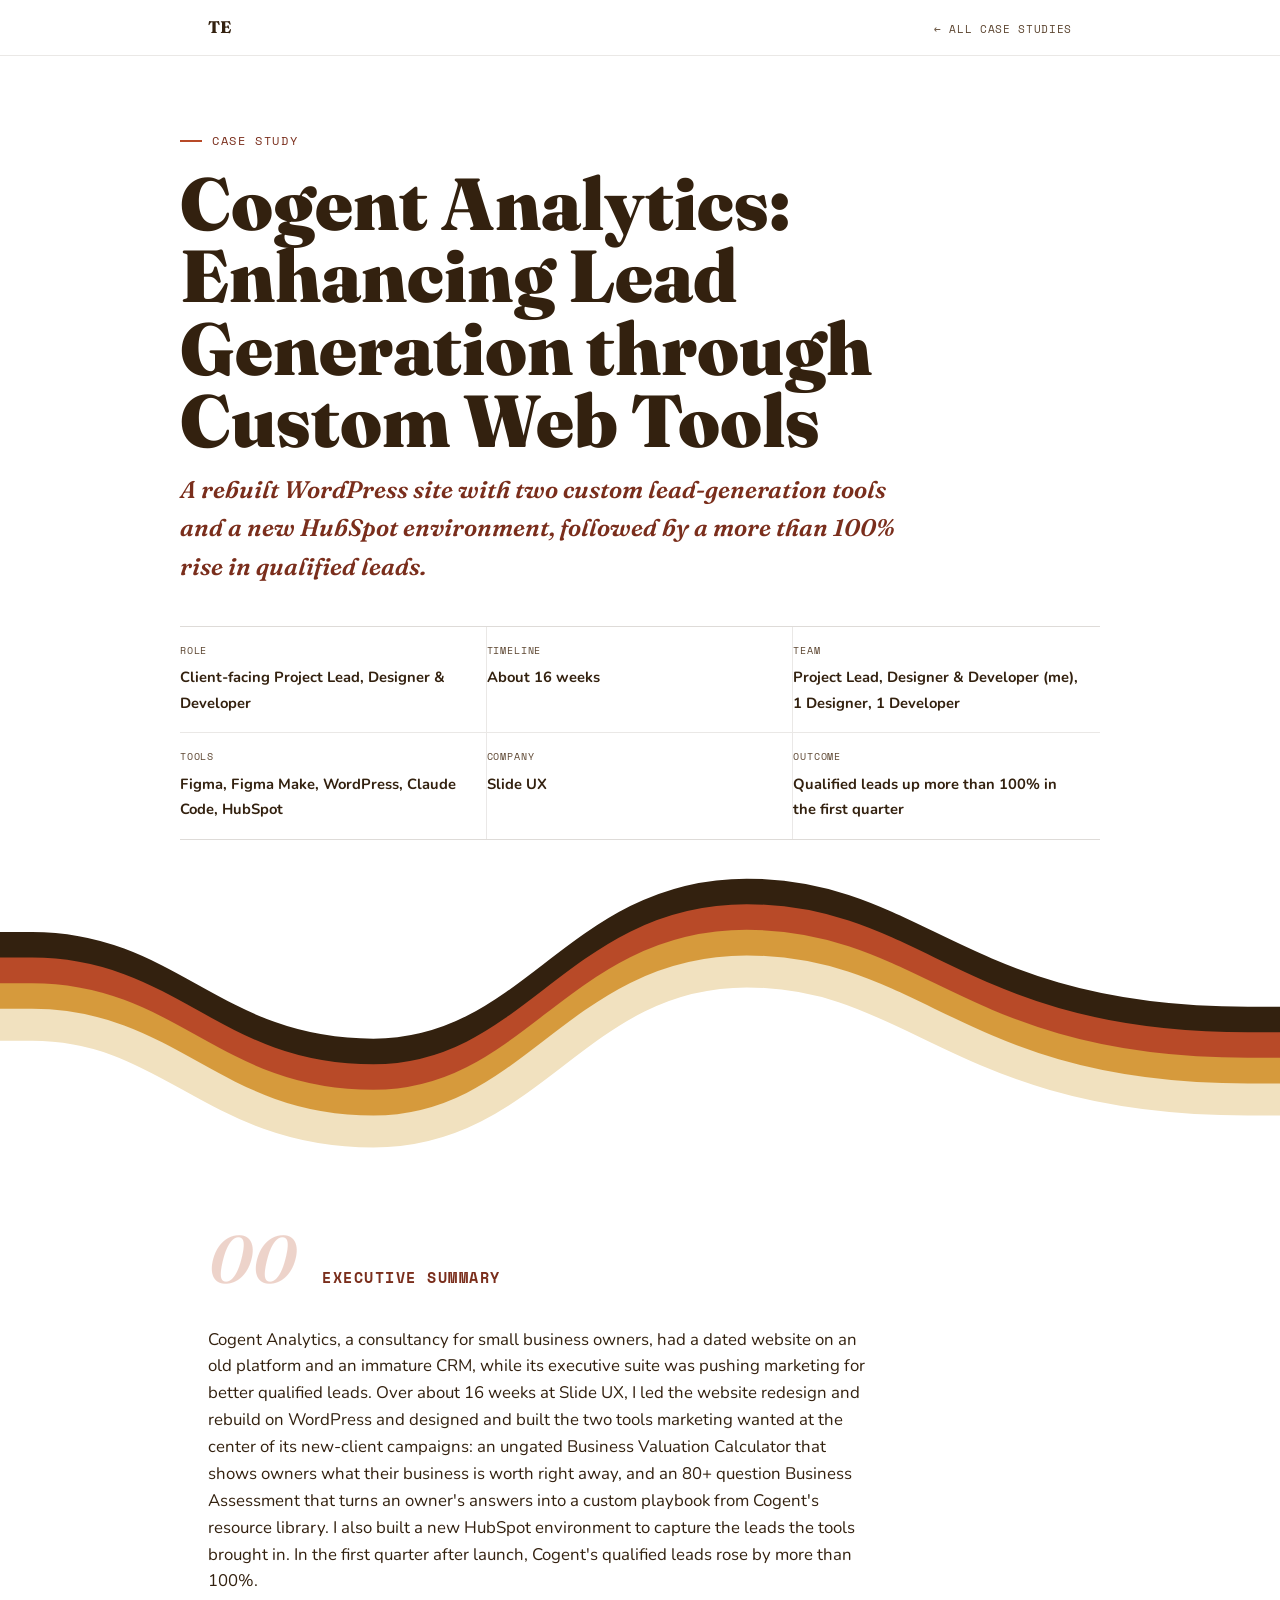
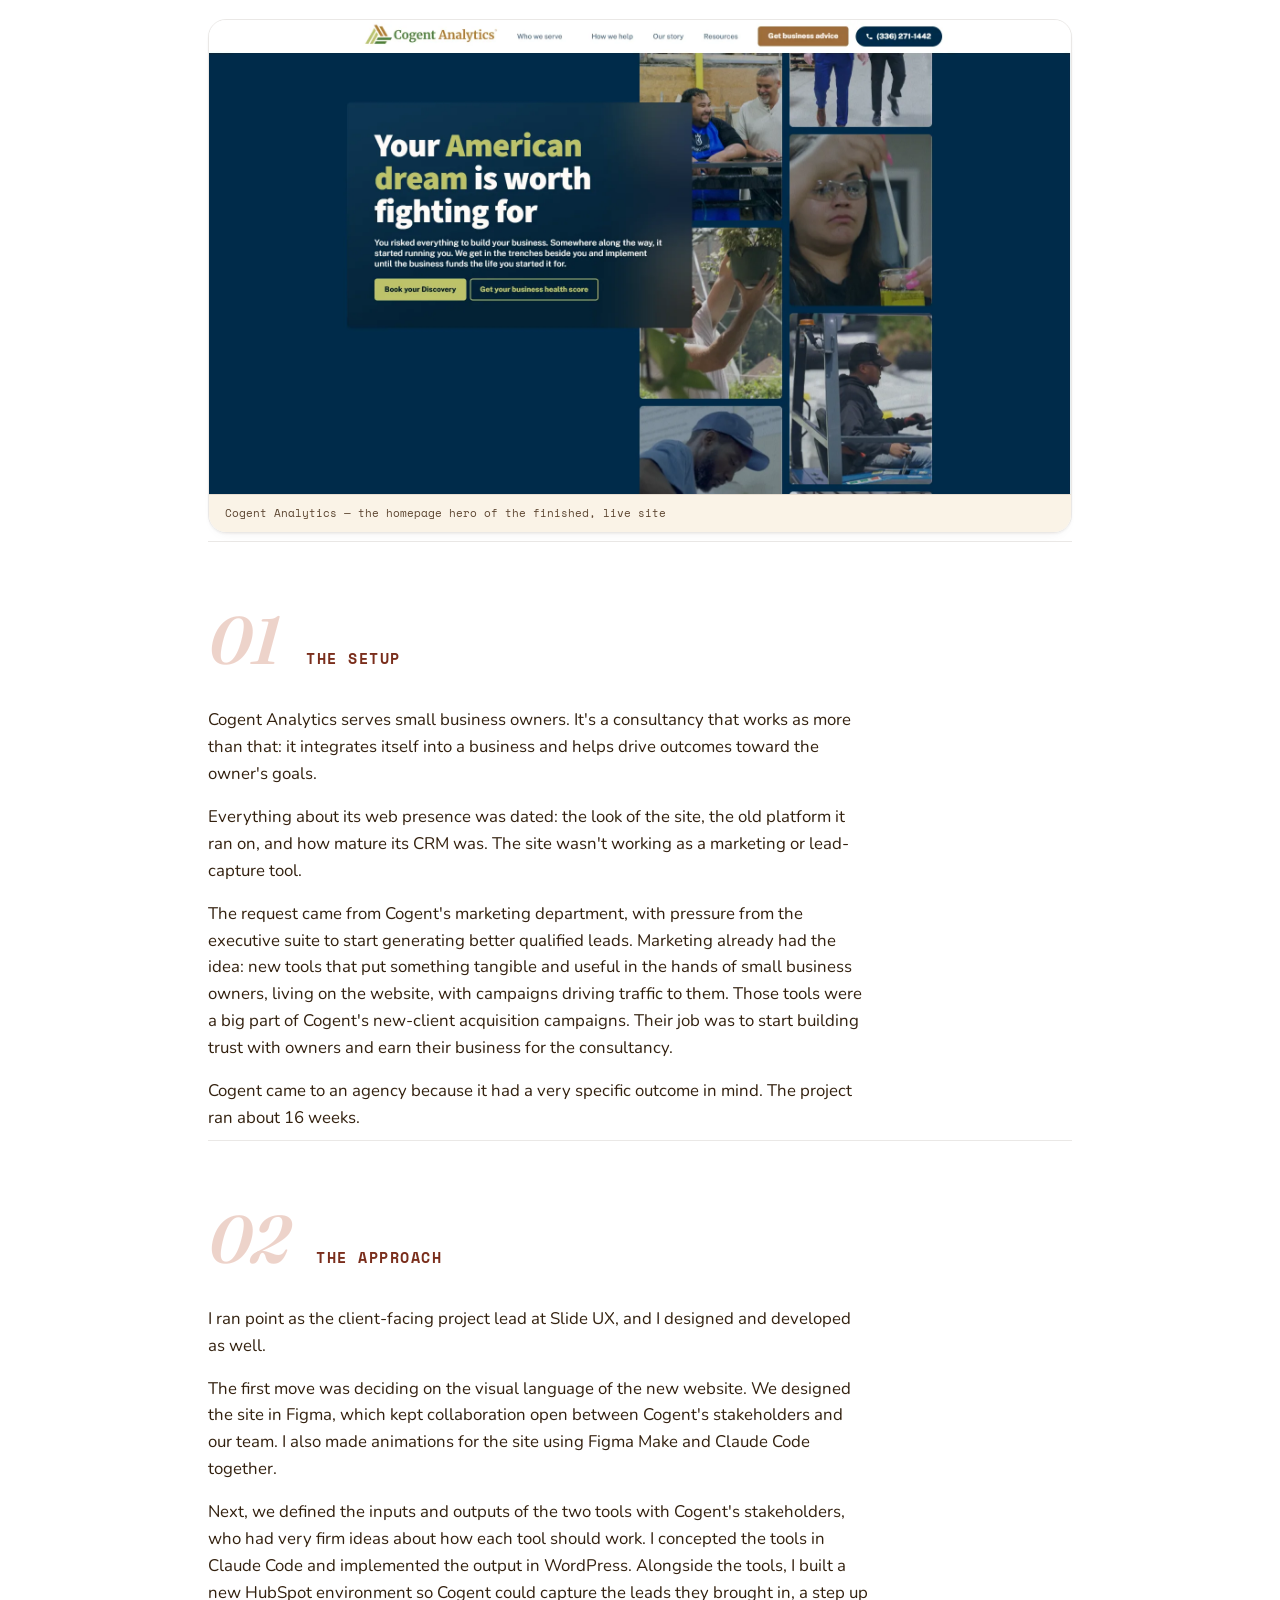
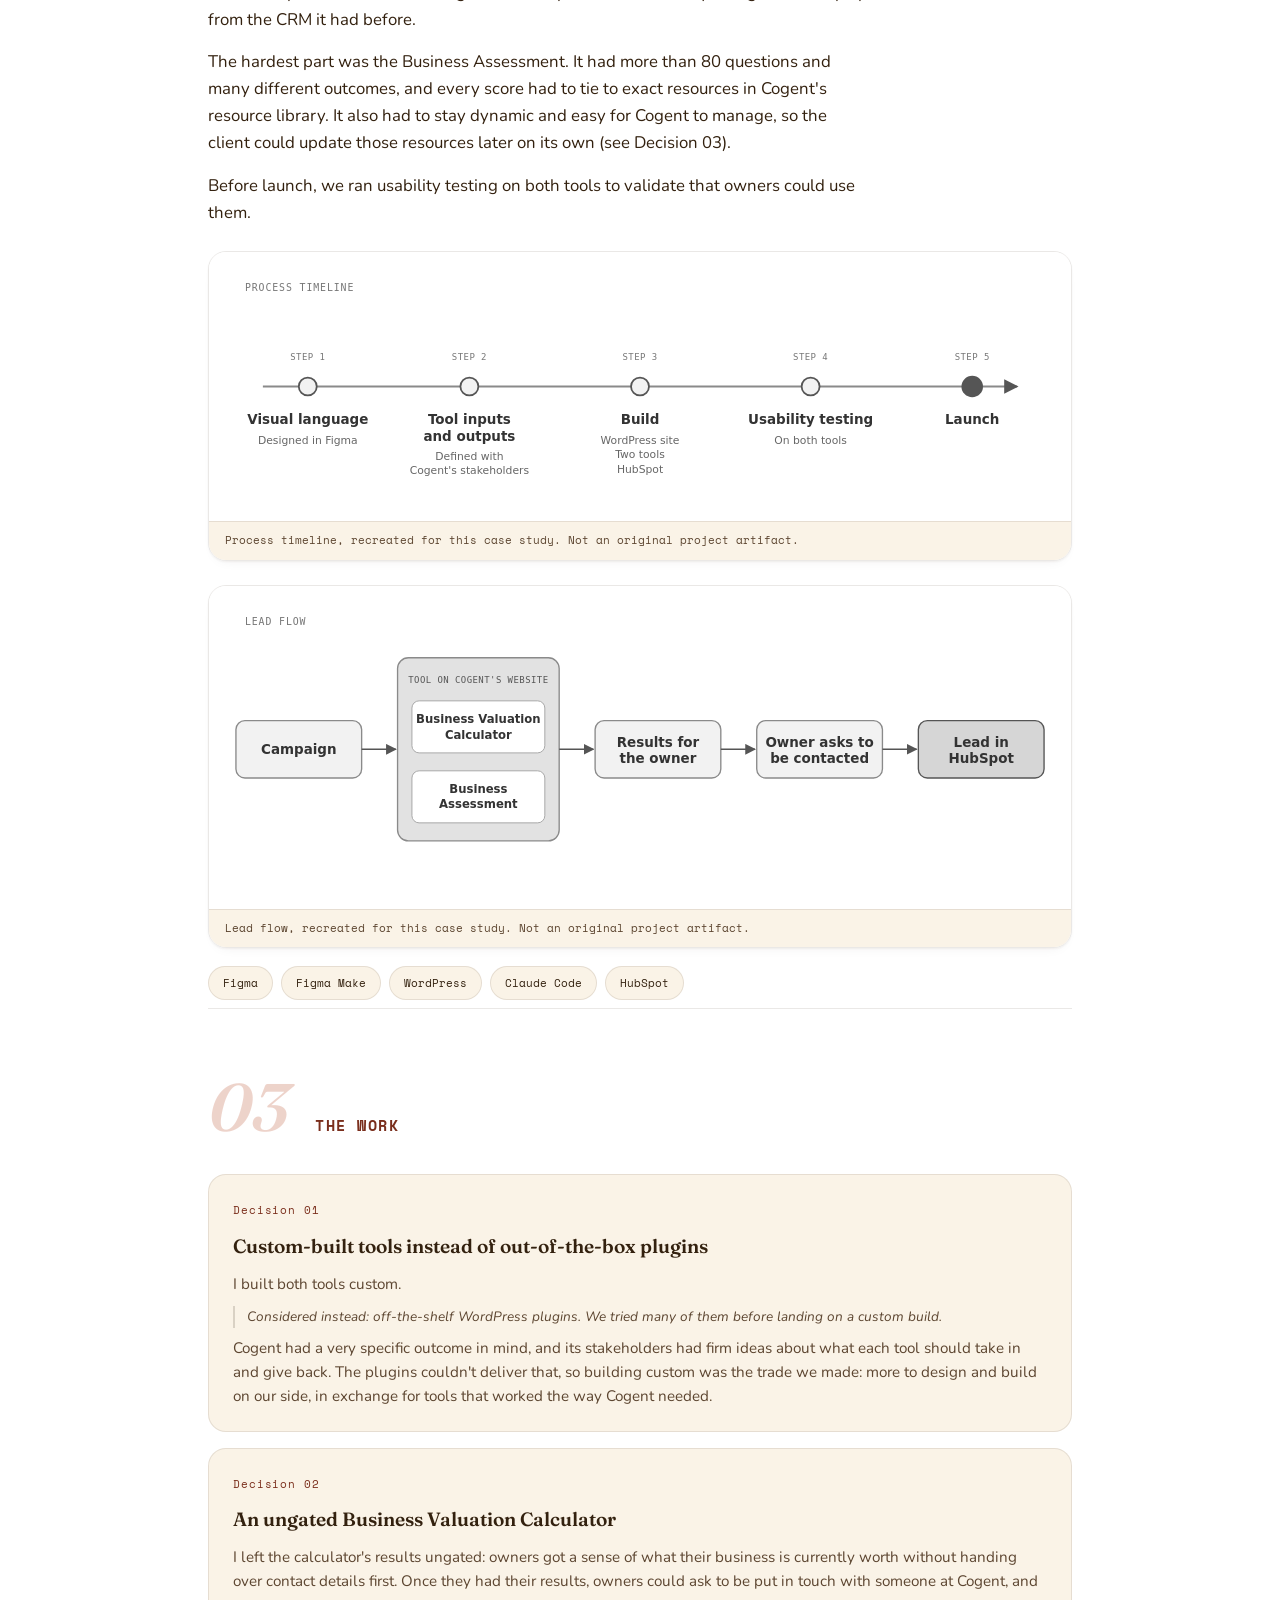
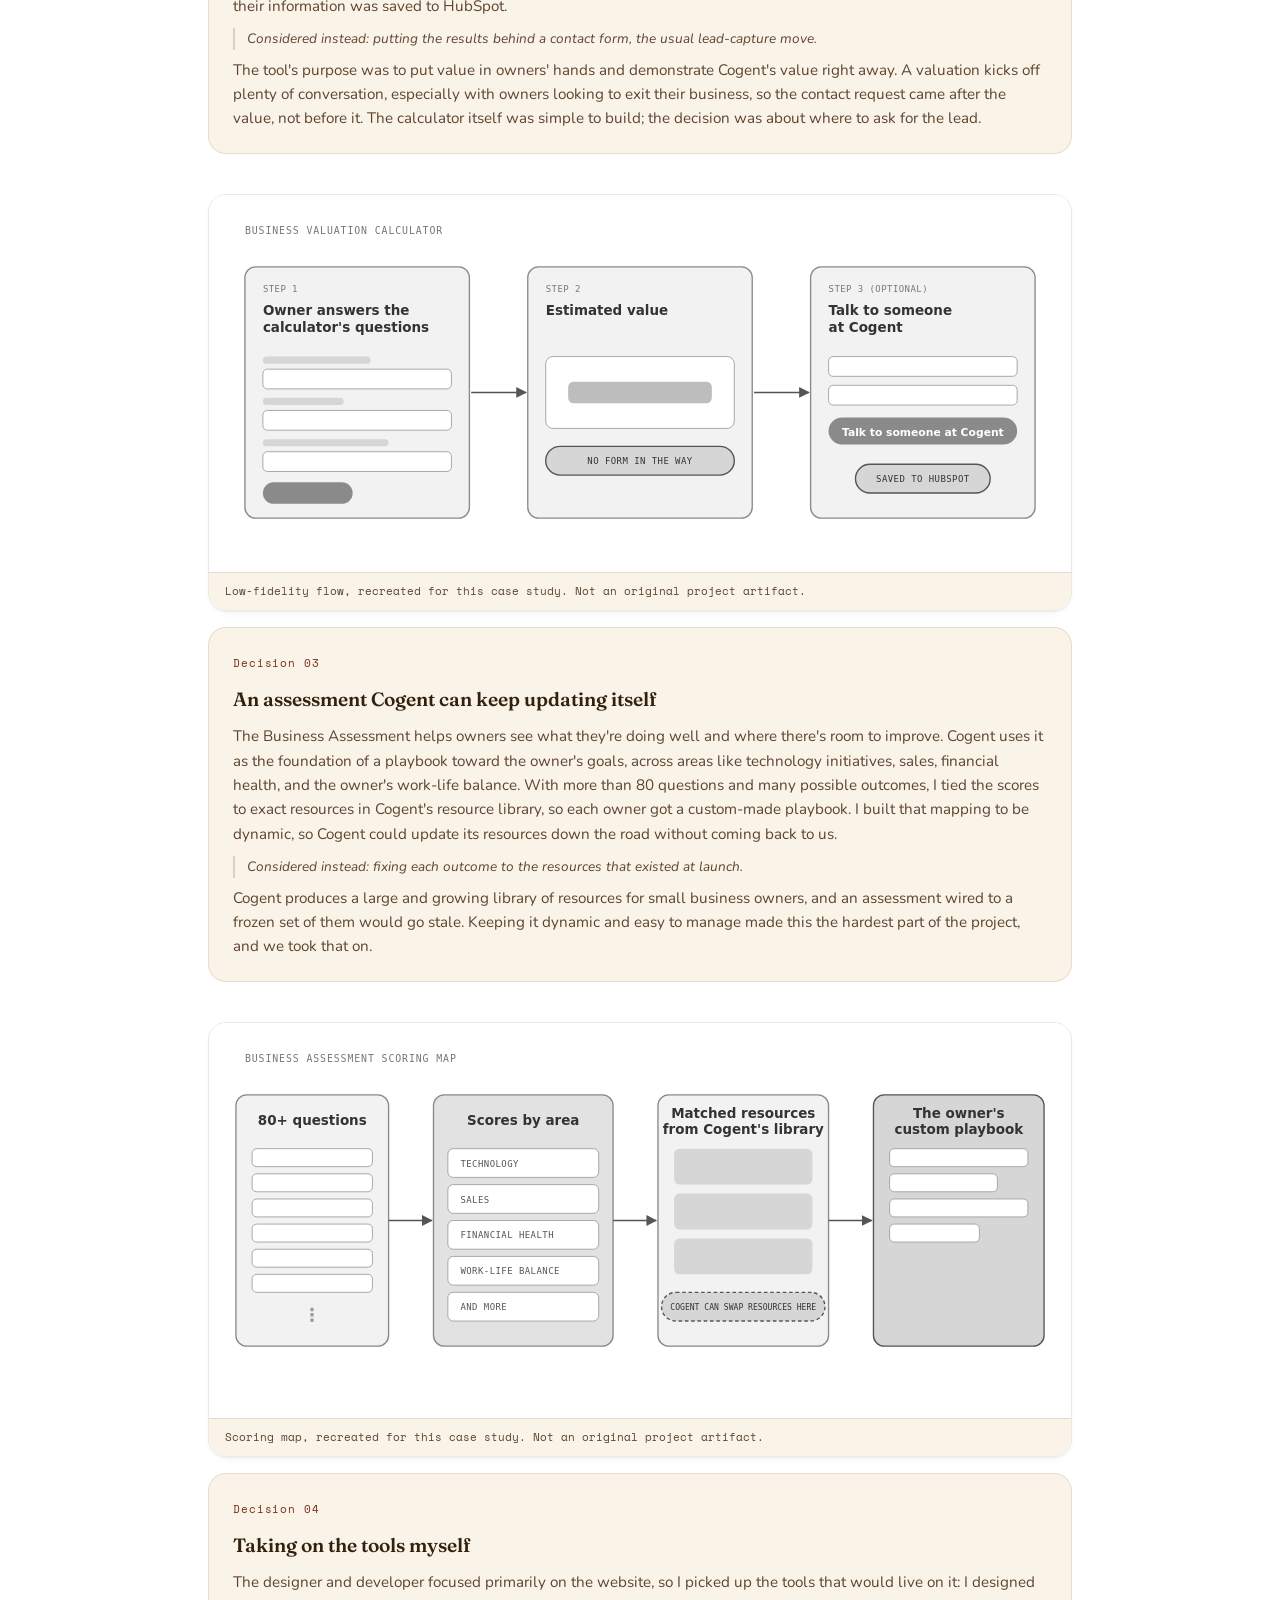
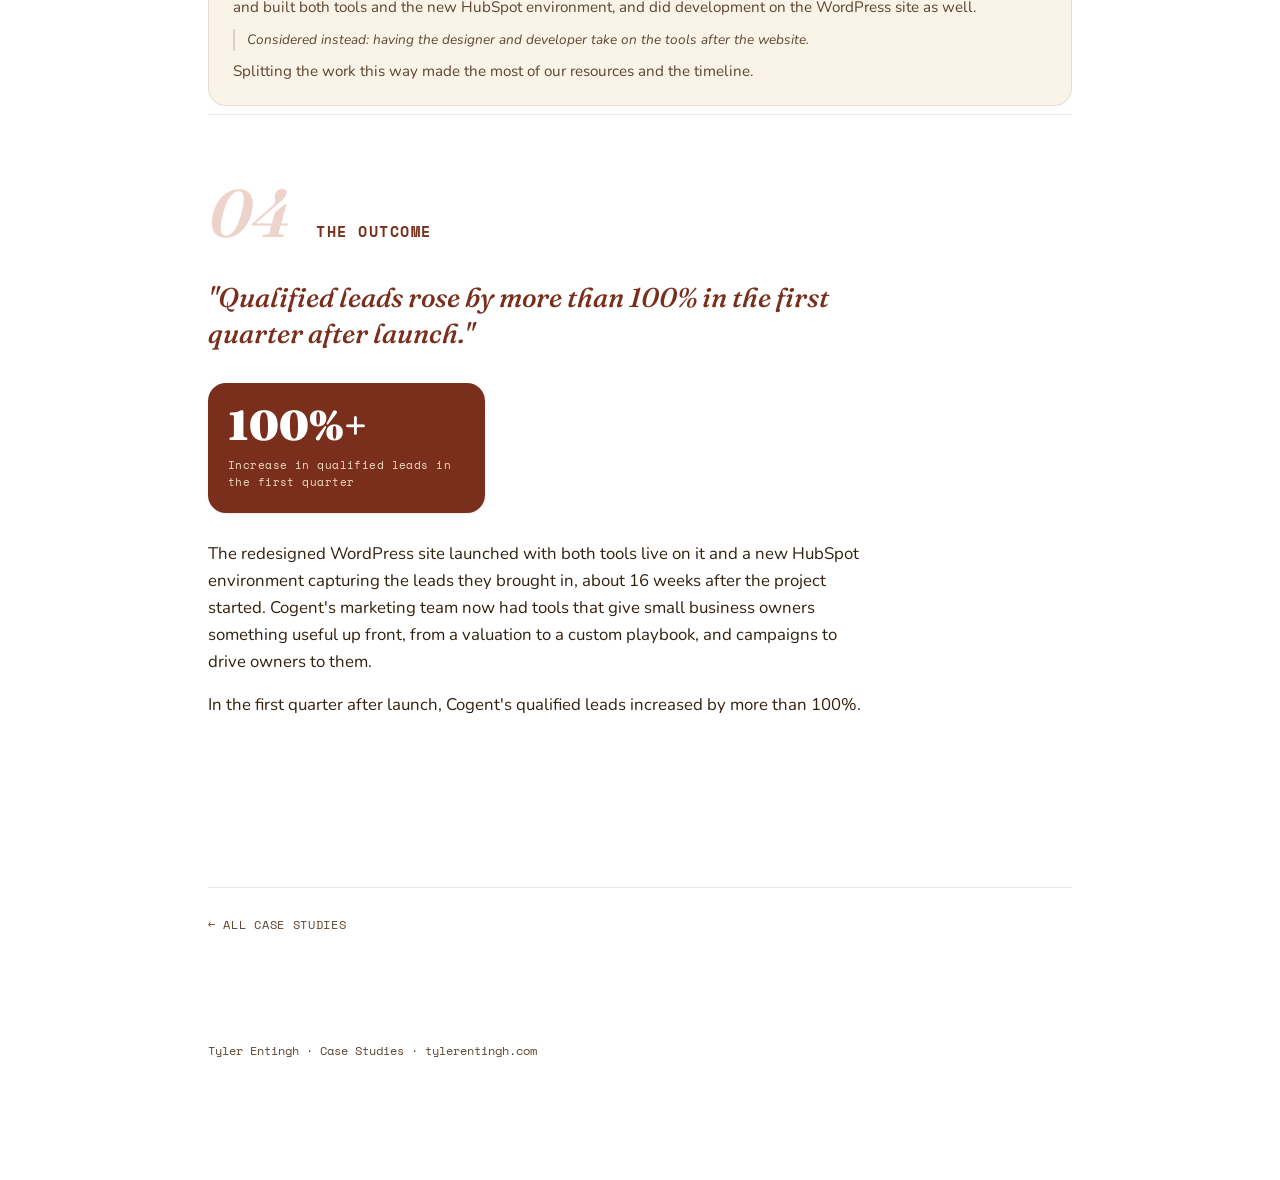
<file: case-studies/cogent-analytics/index.html>
<!doctype html>
<html lang="en">
<head>
<meta charset="UTF-8">
<meta name="viewport" content="width=device-width, initial-scale=1.0">
<title>Cogent Analytics: Enhancing Lead Generation through Custom Web Tools — Case Study — Tyler Entingh</title>
<link rel="preconnect" href="https://fonts.googleapis.com">
<link rel="preconnect" href="https://fonts.gstatic.com" crossorigin>
<link href="https://fonts.googleapis.com/css2?family=Fraunces:ital,opsz,wght@0,9..144,300..900;1,9..144,300..900&family=Nunito:wght@400;600;700;800&family=Space+Mono:wght@400;700&display=swap" rel="stylesheet">
<style>
  /*
    CASE STUDY PAGE TEMPLATE — Tyler Entingh
    Built from the "Entingh Brand Standards" system (same tokens, same
    component patterns: numbered plates, mono kickers, rounded cards,
    pill chips). Duplicate this file per case study; only the content
    inside <body> needs to change — the CSS is meant to stay identical
    across all 8 so the site reads as one system.

    Sections map 1:1 to case-study-guide.md:
      Cover        -> At-a-glance (role / timeline / team / tools)
      Plate 00     -> Executive Summary (write this LAST + final screenshot)
      Plate 01     -> The Setup (context & problem)
      Plate 02     -> The Approach (role & process)
      Plate 03     -> The Work (key decisions)
      Plate 04     -> The Outcome (impact)
      Plate 05     -> The Takeaway (optional)
      Footer nav   -> prev / next case study + back to index

    Section headers use the mono kicker only (no serif h2 below it) —
    keep it that way across all 8, one line of hierarchy per plate.
  */
  :root{
    --paper:      #FFFFFF;
    --paper-2:    #FAF3E7;
    --paper-3:    #F1E1BF;
    --ink:        #33210F;
    --ink-soft:   #5C4530;
    --rust:       #B84A28;
    --rust-dark:  #7A2E1C;
    --gold:       #D69A3C;
    --gold-dark:  #A6721F;
    --line:       rgba(51,33,15,.16);
    --line-soft:  rgba(51,33,15,.10);
    --shadow-sm:  0 1px 2px rgba(51,33,15,.05), 0 6px 16px -12px rgba(51,33,15,.16);

    --radius:     18px;
    --radius-sm:  10px;
    --radius-pill:999px;

    --f-display:  'Fraunces', 'Iowan Old Style', 'Palatino Linotype', Georgia, serif;
    --f-body:     'Nunito', 'Segoe UI', system-ui, sans-serif;
    --f-mono:     'Space Mono', 'SFMono-Regular', Consolas, monospace;
  }

  *{box-sizing:border-box;}
  html{-webkit-text-size-adjust:100%;}
  body{
    margin:0;
    background:var(--paper);
    color:var(--ink);
    font-family:var(--f-body);
    font-size:16px;
    line-height:1.6;
  }
  @media (prefers-reduced-motion: reduce){
    *{animation-duration:.001ms !important; transition-duration:.001ms !important;}
  }

  img{max-width:100%; display:block; border-radius:var(--radius);}
  h1,h2,h3,h4{text-wrap:balance; margin:0; font-weight:600;}
  p{margin:0;}
  ::selection{background:var(--rust); color:#fff;}
  a{color:var(--rust-dark);}

  .wrap{max-width:920px; margin:0 auto; padding:0 28px 120px;}

  /* ---------- top index bar ---------- */
  .indexbar{
    position:sticky; top:0; z-index:20;
    background:rgba(255,255,255,.92);
    -webkit-backdrop-filter:blur(6px); backdrop-filter:blur(6px);
    border-bottom:1px solid var(--line-soft);
  }
  .indexbar-inner{
    max-width:920px; margin:0 auto; padding:14px 28px;
    display:flex; align-items:baseline; justify-content:space-between;
    gap:16px; flex-wrap:wrap;
  }
  .indexbar-mark{font-family:var(--f-display); font-weight:700; font-size:1.05rem;}
  .indexbar-back{
    font-family:var(--f-mono); font-size:.7rem; letter-spacing:.06em;
    text-transform:uppercase; color:var(--ink-soft); text-decoration:none;
    border-bottom:1px solid transparent;
  }
  .indexbar-back:hover, .indexbar-back:focus-visible{color:var(--rust-dark); border-bottom-color:var(--rust);}
  a:focus-visible, button:focus-visible{outline:2px solid var(--rust-dark); outline-offset:3px;}

  /* ---------- cover ---------- */
  .cover{padding:76px 28px 0;}
  .cover-inner{max-width:920px; margin:0 auto;}
  .eyebrow{
    font-family:var(--f-mono); font-size:.72rem; letter-spacing:.14em;
    text-transform:uppercase; color:var(--rust-dark);
    display:flex; align-items:center; gap:10px;
  }
  .eyebrow::before{content:""; width:22px; height:2px; background:var(--rust); display:inline-block;}
  .cover h1{
    font-family:var(--f-display); font-weight:900;
    font-size:clamp(2.4rem, 7vw, 4.6rem);
    line-height:.98; margin-top:18px; color:var(--ink);
  }
  .cover .position{
    font-family:var(--f-display); font-style:italic; font-weight:600;
    font-size:clamp(1.1rem, 2.4vw, 1.5rem);
    color:var(--rust-dark); margin-top:14px; max-width:46ch;
  }

  /* at-a-glance meta strip */
  .meta-strip{
    margin-top:40px; display:grid; grid-template-columns:repeat(3,1fr); gap:0;
    border-top:1px solid var(--line); border-bottom:1px solid var(--line);
  }
  .meta-cell{padding:16px 20px 16px 0; border-right:1px solid var(--line-soft);}
  .meta-cell:nth-child(3n){border-right:none;}
  .meta-cell:nth-child(-n+3){border-bottom:1px solid var(--line-soft);}
  .meta-label{
    font-family:var(--f-mono); font-size:.64rem; letter-spacing:.08em;
    text-transform:uppercase; color:var(--ink-soft); display:block; margin-bottom:6px;
  }
  .meta-value{font-family:var(--f-body); font-weight:700; font-size:.92rem; color:var(--ink);}
  @media (max-width:700px){
    .meta-strip{grid-template-columns:repeat(2,1fr);}
    .meta-cell{border-bottom:1px solid var(--line-soft); padding:14px 16px 14px 0;}
    .meta-cell:nth-child(3n){border-right:1px solid var(--line-soft);}
    .meta-cell:nth-child(2n){border-right:none;}
  }

  .cover-wave{margin:28px -28px 0; width:calc(100% + 56px); line-height:0; overflow:hidden;}
  .cover-wave svg{display:block; width:100%; height:auto; overflow:hidden;}

  /* reusable image block — executive-summary screenshot, process visuals, etc. */
  .figure{margin-top:24px; border-radius:var(--radius); overflow:hidden; box-shadow:var(--shadow-sm); border:1px solid var(--line-soft);}
  .figure img{border-radius:0;}
  .figure .caption{
    font-family:var(--f-mono); font-size:.68rem; color:var(--ink-soft);
    padding:10px 16px; border-top:1px solid var(--line-soft); background:var(--paper-2);
  }

  /* ---------- plate scaffolding ---------- */
  .plate{padding:64px 0 8px; border-bottom:1px solid var(--line-soft); scroll-margin-top:80px;}
  .plate:last-of-type{border-bottom:none;}
  .plate-head{display:grid; grid-template-columns:auto 1fr; gap:20px 26px; align-items:baseline; margin-bottom:34px;}
  .plate-num{
    font-family:var(--f-display); font-weight:600; font-style:italic;
    font-size:clamp(2.6rem, 6vw, 4.2rem); color:var(--rust); opacity:.24; line-height:1;
  }
  .plate-title-group .kicker{
    font-family:var(--f-mono); font-weight:700; font-size:.95rem; letter-spacing:.1em;
    text-transform:uppercase; color:var(--rust-dark); display:block;
  }
  .plate-body{max-width:66ch; font-size:1.05rem; color:var(--ink);}
  .plate-body p{margin-bottom:16px;}
  .plate-body p:last-child{margin-bottom:0;}
  .plate-body strong{color:var(--ink);}

  .subhead{
    font-family:var(--f-mono); font-size:.72rem; letter-spacing:.1em;
    text-transform:uppercase; color:var(--ink-soft);
    border-top:1px solid var(--line-soft); padding-top:8px; margin:36px 0 16px;
  }
  .subhead:first-of-type{margin-top:0;}

  /* ---------- decision cards (Plate 03) ---------- */
  .decisions{display:flex; flex-direction:column; gap:16px;}
  .decision{
    background:var(--paper-2); border:1px solid var(--line-soft); border-radius:var(--radius);
    padding:22px 24px;
  }
  .decision-num{font-family:var(--f-mono); font-size:.7rem; color:var(--rust-dark); letter-spacing:.08em;}
  .decision h3{font-family:var(--f-display); font-size:1.2rem; font-weight:600; margin:8px 0 10px;}
  .decision p{color:var(--ink-soft); font-size:.95rem; margin-bottom:8px;}
  .decision p:last-child{margin-bottom:0;}
  .decision .alt{
    font-size:.85rem; color:var(--ink-soft); border-left:2px solid var(--line);
    padding-left:12px; margin-top:10px; font-style:italic;
  }

  /* ---------- outcome stat cards (Plate 04) ---------- */
  .statgrid{display:grid; grid-template-columns:repeat(3,1fr); gap:16px; margin-bottom:28px;}
  .stat{
    background:var(--rust-dark); color:#fff; border-radius:var(--radius);
    padding:22px 20px; box-shadow:var(--shadow-sm);
  }
  .stat .num{font-family:var(--f-display); font-weight:900; font-size:clamp(1.8rem,4vw,2.6rem); line-height:1;}
  .stat .lbl{font-family:var(--f-mono); font-size:.68rem; letter-spacing:.04em; color:var(--paper-3); margin-top:8px; display:block;}
  @media (max-width:700px){ .statgrid{grid-template-columns:1fr;} }

  /* pill tags — tools, skills */
  .pillrow{display:flex; flex-wrap:wrap; gap:8px; margin-top:18px;}
  .pill{
    font-family:var(--f-mono); font-size:.7rem; color:var(--ink);
    background:var(--paper-2); padding:7px 14px; border-radius:var(--radius-pill);
    border:1px solid var(--line-soft);
  }

  /* pull quote */
  .pullquote{
    font-family:var(--f-display); font-style:italic; font-weight:500;
    font-size:clamp(1.3rem, 2.6vw, 1.7rem); color:var(--rust-dark);
    max-width:36ch; margin:8px 0 32px; line-height:1.3;
  }

  .rulecard{
    border:1px solid var(--line-soft); background:var(--paper-2); border-radius:var(--radius);
    padding:22px 24px; margin-top:20px;
  }
  .rulecard .subhead{border-top:none; margin:0 0 10px; padding-top:0;}
  .rulecard p{color:var(--ink-soft); font-size:.95rem;}

  /* ---------- footer / prev-next nav ---------- */
  .colophon{
    padding:40px 0 0; margin-top:40px;
    font-family:var(--f-mono); font-size:.72rem; color:var(--ink-soft);
  }
  .nextnav{
    display:flex; justify-content:space-between; gap:16px; flex-wrap:wrap;
    padding:28px 0; border-top:1px solid var(--line-soft); margin-top:40px;
  }
  .nextnav a{
    font-family:var(--f-mono); font-size:.72rem; letter-spacing:.06em;
    text-transform:uppercase; text-decoration:none; color:var(--ink-soft);
  }
  .nextnav a:hover, .nextnav a:focus-visible{color:var(--rust-dark);}
  .nextnav .to{display:block; font-family:var(--f-display); font-style:italic; font-size:1.1rem; color:var(--ink); margin-top:6px; text-transform:none; letter-spacing:0;}
</style>
</head>
<body>

<div class="indexbar">
  <div class="indexbar-inner">
    <div class="indexbar-mark">TE</div>
    <a class="indexbar-back" href="/#work">← All case studies</a>
  </div>
</div>

<!-- ============ COVER / AT-A-GLANCE ============ -->
<header class="cover">
  <div class="cover-inner">
    <p class="eyebrow">Case Study</p>

    <h1>Cogent Analytics: Enhancing Lead Generation through Custom Web Tools</h1>

    <p class="position">A rebuilt WordPress site with two custom lead-generation tools and a new HubSpot environment, followed by a more than 100% rise in qualified leads.</p>

    <div class="meta-strip">
      <div class="meta-cell">
        <span class="meta-label">Role</span>
        <span class="meta-value">Client-facing Project Lead, Designer &amp; Developer</span>
      </div>
      <div class="meta-cell">
        <span class="meta-label">Timeline</span>
        <span class="meta-value">About 16 weeks</span>
      </div>
      <div class="meta-cell">
        <span class="meta-label">Team</span>
        <span class="meta-value">Project Lead, Designer &amp; Developer (me), 1 Designer, 1 Developer</span>
      </div>
      <div class="meta-cell">
        <span class="meta-label">Tools</span>
        <span class="meta-value">Figma, Figma Make, WordPress, Claude Code, HubSpot</span>
      </div>
      <div class="meta-cell">
        <span class="meta-label">Company</span>
        <span class="meta-value">Slide UX</span>
      </div>
      <div class="meta-cell">
        <span class="meta-label">Outcome</span>
        <span class="meta-value">Qualified leads up more than 100% in the first quarter</span>
      </div>
    </div>
  </div>

  <!-- Wave motif — signature graphic, use once per page. The final-state
       screenshot lives in Plate 00 below, not up here, so this motif is
       the only visual in the cover. -->
  <div class="cover-wave" aria-hidden="true">
    <svg viewBox="0 25 1200 275" preserveAspectRatio="none">
      <path d="M -160 100 L 30 100 C 160 100 200 200 350 200 C 500 200 540 50 700 50 C 860 50 900 170 1170 170 L 1380 170"
            fill="none" stroke="var(--ink)" stroke-width="30" stroke-linecap="butt"/>
      <path d="M -160 100 L 30 100 C 160 100 200 200 350 200 C 500 200 540 50 700 50 C 860 50 900 170 1170 170 L 1380 170"
            fill="none" stroke="var(--rust)" stroke-width="30" stroke-linecap="butt" transform="translate(0,24)"/>
      <path d="M -160 100 L 30 100 C 160 100 200 200 350 200 C 500 200 540 50 700 50 C 860 50 900 170 1170 170 L 1380 170"
            fill="none" stroke="var(--gold)" stroke-width="30" stroke-linecap="butt" transform="translate(0,48)"/>
      <path d="M -160 100 L 30 100 C 160 100 200 200 350 200 C 500 200 540 50 700 50 C 860 50 900 170 1170 170 L 1380 170"
            fill="none" stroke="var(--paper-3)" stroke-width="30" stroke-linecap="butt" transform="translate(0,72)"/>
    </svg>
  </div>
</header>

<main class="wrap">

  <!-- ============ 00 — EXECUTIVE SUMMARY ============ -->
  <section class="plate" id="summary">
    <div class="plate-head">
      <div class="plate-num">00</div>
      <div class="plate-title-group">
        <span class="kicker">Executive Summary</span>
      </div>
    </div>
    <div class="plate-body">
      <p>Cogent Analytics, a consultancy for small business owners, had a dated website on an old platform and an immature CRM, while its executive suite was pushing marketing for better qualified leads. Over about 16 weeks at Slide UX, I led the website redesign and rebuild on WordPress and designed and built the two tools marketing wanted at the center of its new-client campaigns: an ungated Business Valuation Calculator that shows owners what their business is worth right away, and an 80+ question Business Assessment that turns an owner's answers into a custom playbook from Cogent's resource library. I also built a new HubSpot environment to capture the leads the tools brought in. In the first quarter after launch, Cogent's qualified leads rose by more than 100%.</p>
    </div>

    <div class="figure">
      <img src="images/Website%20Hero.webp" alt="The homepage hero of the finished Cogent Analytics site: the headline &quot;Your American dream is worth fighting for&quot; on a dark navy panel, with buttons to book a discovery and get a business health score, beside a grid of photos of small business owners at work.">
      <div class="caption">Cogent Analytics — the homepage hero of the finished, live site</div>
    </div>
  </section>

  <!-- ============ 01 — THE SETUP ============ -->
  <section class="plate" id="setup">
    <div class="plate-head">
      <div class="plate-num">01</div>
      <div class="plate-title-group">
        <span class="kicker">The Setup</span>
      </div>
    </div>
    <div class="plate-body">
      <p>Cogent Analytics serves small business owners. It's a consultancy that works as more than that: it integrates itself into a business and helps drive outcomes toward the owner's goals.</p>
      <p>Everything about its web presence was dated: the look of the site, the old platform it ran on, and how mature its CRM was. The site wasn't working as a marketing or lead-capture tool.</p>
      <p>The request came from Cogent's marketing department, with pressure from the executive suite to start generating better qualified leads. Marketing already had the idea: new tools that put something tangible and useful in the hands of small business owners, living on the website, with campaigns driving traffic to them. Those tools were a big part of Cogent's new-client acquisition campaigns. Their job was to start building trust with owners and earn their business for the consultancy.</p>
      <p>Cogent came to an agency because it had a very specific outcome in mind. The project ran about 16 weeks.</p>
    </div>
  </section>

  <!-- ============ 02 — THE APPROACH ============ -->
  <section class="plate" id="approach">
    <div class="plate-head">
      <div class="plate-num">02</div>
      <div class="plate-title-group">
        <span class="kicker">The Approach</span>
      </div>
    </div>
    <div class="plate-body">
      <p>I ran point as the client-facing project lead at Slide UX, and I designed and developed as well.</p>
      <p>The first move was deciding on the visual language of the new website. We designed the site in Figma, which kept collaboration open between Cogent's stakeholders and our team. I also made animations for the site using Figma Make and Claude Code together.</p>
      <p>Next, we defined the inputs and outputs of the two tools with Cogent's stakeholders, who had very firm ideas about how each tool should work. I concepted the tools in Claude Code and implemented the output in WordPress. Alongside the tools, I built a new HubSpot environment so Cogent could capture the leads they brought in, a step up from the CRM it had before.</p>
      <p>The hardest part was the Business Assessment. It had more than 80 questions and many different outcomes, and every score had to tie to exact resources in Cogent's resource library. It also had to stay dynamic and easy for Cogent to manage, so the client could update those resources later on its own (see Decision 03).</p>
      <p>Before launch, we ran usability testing on both tools to validate that owners could use them.</p>
    </div>

    <div class="figure">
      <img src="images/process-timeline.svg" alt="Recreated process timeline in five steps: visual language, designed in Figma; tool inputs and outputs, defined with Cogent's stakeholders; build, covering the WordPress site, two tools, and HubSpot; usability testing on both tools; and launch.">
      <div class="caption">Process timeline, recreated for this case study. Not an original project artifact.</div>
    </div>

    <div class="figure">
      <img src="images/lead-flow.svg" alt="Recreated lead flow: a campaign leads to a tool on Cogent's website, either the Business Valuation Calculator or the Business Assessment, then to results for the owner, then the owner asks to be contacted, ending as a lead in HubSpot.">
      <div class="caption">Lead flow, recreated for this case study. Not an original project artifact.</div>
    </div>

    <div class="pillrow">
      <span class="pill">Figma</span>
      <span class="pill">Figma Make</span>
      <span class="pill">WordPress</span>
      <span class="pill">Claude Code</span>
      <span class="pill">HubSpot</span>
    </div>
  </section>

  <!-- ============ 03 — THE WORK (key decisions) ============ -->
  <section class="plate" id="work">
    <div class="plate-head">
      <div class="plate-num">03</div>
      <div class="plate-title-group">
        <span class="kicker">The Work</span>
      </div>
    </div>
    <div class="decisions">
      <div class="decision">
        <span class="decision-num">Decision 01</span>
        <h3>Custom-built tools instead of out-of-the-box plugins</h3>
        <p>I built both tools custom.</p>
        <p class="alt">Considered instead: off-the-shelf WordPress plugins. We tried many of them before landing on a custom build.</p>
        <p>Cogent had a very specific outcome in mind, and its stakeholders had firm ideas about what each tool should take in and give back. The plugins couldn't deliver that, so building custom was the trade we made: more to design and build on our side, in exchange for tools that worked the way Cogent needed.</p>
      </div>

      <div class="decision">
        <span class="decision-num">Decision 02</span>
        <h3>An ungated Business Valuation Calculator</h3>
        <p>I left the calculator's results ungated: owners got a sense of what their business is currently worth without handing over contact details first. Once they had their results, owners could ask to be put in touch with someone at Cogent, and their information was saved to HubSpot.</p>
        <p class="alt">Considered instead: putting the results behind a contact form, the usual lead-capture move.</p>
        <p>The tool's purpose was to put value in owners' hands and demonstrate Cogent's value right away. A valuation kicks off plenty of conversation, especially with owners looking to exit their business, so the contact request came after the value, not before it. The calculator itself was simple to build; the decision was about where to ask for the lead.</p>
      </div>

      <div class="figure">
        <img src="images/calculator-flow.svg" alt="Recreated low-fidelity calculator flow in three steps: the owner answers the calculator's questions, shown as unlabeled placeholder fields; the estimated value appears with no form in the way; and an optional Talk to someone at Cogent request, marked as saved to HubSpot.">
        <div class="caption">Low-fidelity flow, recreated for this case study. Not an original project artifact.</div>
      </div>

      <div class="decision">
        <span class="decision-num">Decision 03</span>
        <h3>An assessment Cogent can keep updating itself</h3>
        <p>The Business Assessment helps owners see what they're doing well and where there's room to improve. Cogent uses it as the foundation of a playbook toward the owner's goals, across areas like technology initiatives, sales, financial health, and the owner's work-life balance. With more than 80 questions and many possible outcomes, I tied the scores to exact resources in Cogent's resource library, so each owner got a custom-made playbook. I built that mapping to be dynamic, so Cogent could update its resources down the road without coming back to us.</p>
        <p class="alt">Considered instead: fixing each outcome to the resources that existed at launch.</p>
        <p>Cogent produces a large and growing library of resources for small business owners, and an assessment wired to a frozen set of them would go stale. Keeping it dynamic and easy to manage made this the hardest part of the project, and we took that on.</p>
      </div>

      <div class="figure">
        <img src="images/scoring-map.svg" alt="Recreated scoring map: 80+ questions feed scores by area, covering technology, sales, financial health, work-life balance, and more; the scores match resources from Cogent's library, marked as the step where Cogent can swap resources; and those resources build the owner's custom playbook.">
        <div class="caption">Scoring map, recreated for this case study. Not an original project artifact.</div>
      </div>

      <div class="decision">
        <span class="decision-num">Decision 04</span>
        <h3>Taking on the tools myself</h3>
        <p>The designer and developer focused primarily on the website, so I picked up the tools that would live on it: I designed and built both tools and the new HubSpot environment, and did development on the WordPress site as well.</p>
        <p class="alt">Considered instead: having the designer and developer take on the tools after the website.</p>
        <p>Splitting the work this way made the most of our resources and the timeline.</p>
      </div>
    </div>
  </section>

  <!-- ============ 04 — THE OUTCOME ============ -->
  <section class="plate" id="outcome">
    <div class="plate-head">
      <div class="plate-num">04</div>
      <div class="plate-title-group">
        <span class="kicker">The Outcome</span>
      </div>
    </div>

    <p class="pullquote">"Qualified leads rose by more than 100% in the first quarter after launch."</p>

    <div class="statgrid">
      <div class="stat">
        <span class="num">100%+</span>
        <span class="lbl">Increase in qualified leads in the first quarter</span>
      </div>
    </div>

    <div class="plate-body">
      <p>The redesigned WordPress site launched with both tools live on it and a new HubSpot environment capturing the leads they brought in, about 16 weeks after the project started. Cogent's marketing team now had tools that give small business owners something useful up front, from a valuation to a custom playbook, and campaigns to drive owners to them.</p>
      <p>In the first quarter after launch, Cogent's qualified leads increased by more than 100%.</p>
    </div>
  </section>

</main>

<!-- ============ PREV / NEXT + BACK ============ -->
<!-- Mirrors rendevor/index.html: a single back-link for now. Restore the
     two-link prev/next pattern from case-study-template.html once the
     case studies link to each other. -->
<div class="wrap">
  <div class="nextnav">
    <a href="/#work">← All case studies</a>
  </div>
  <div class="colophon">
    <span>Tyler Entingh · Case Studies · tylerentingh.com</span>
  </div>
</div>

</body>
</html>
</file>
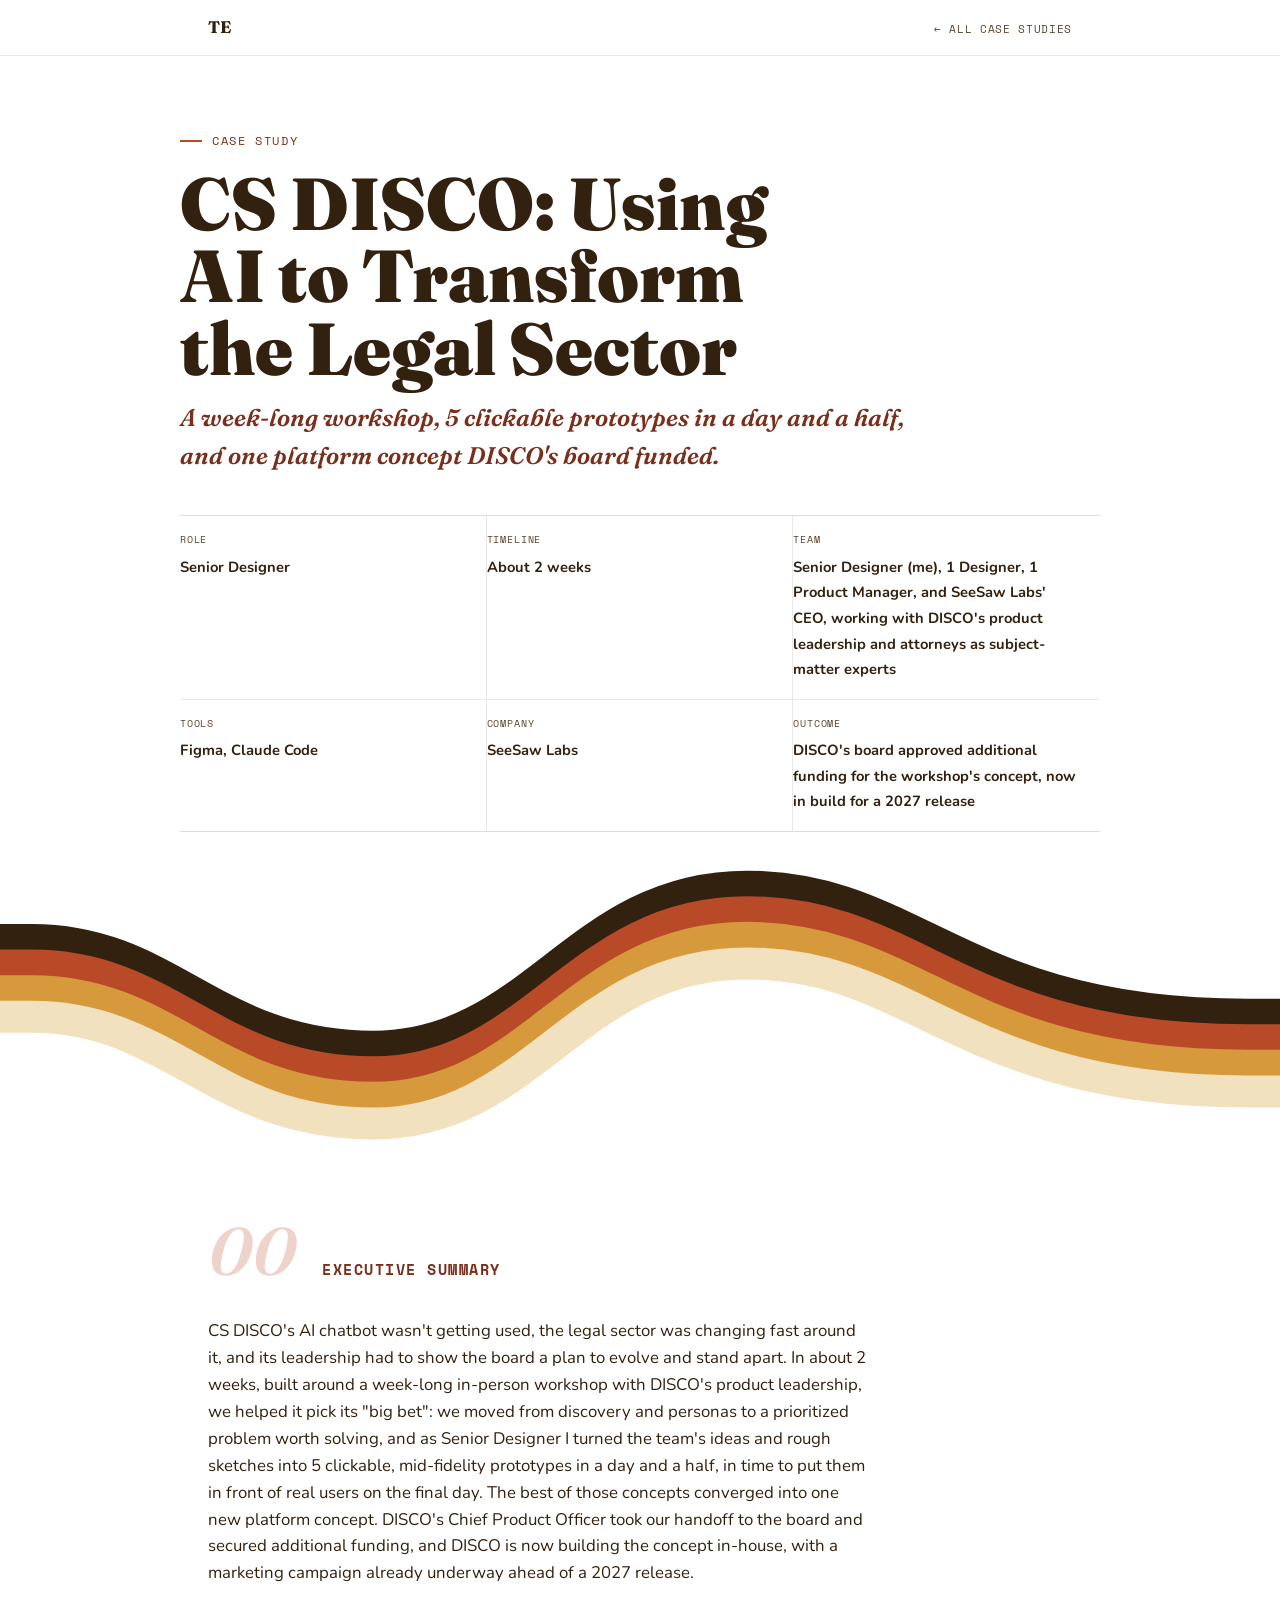
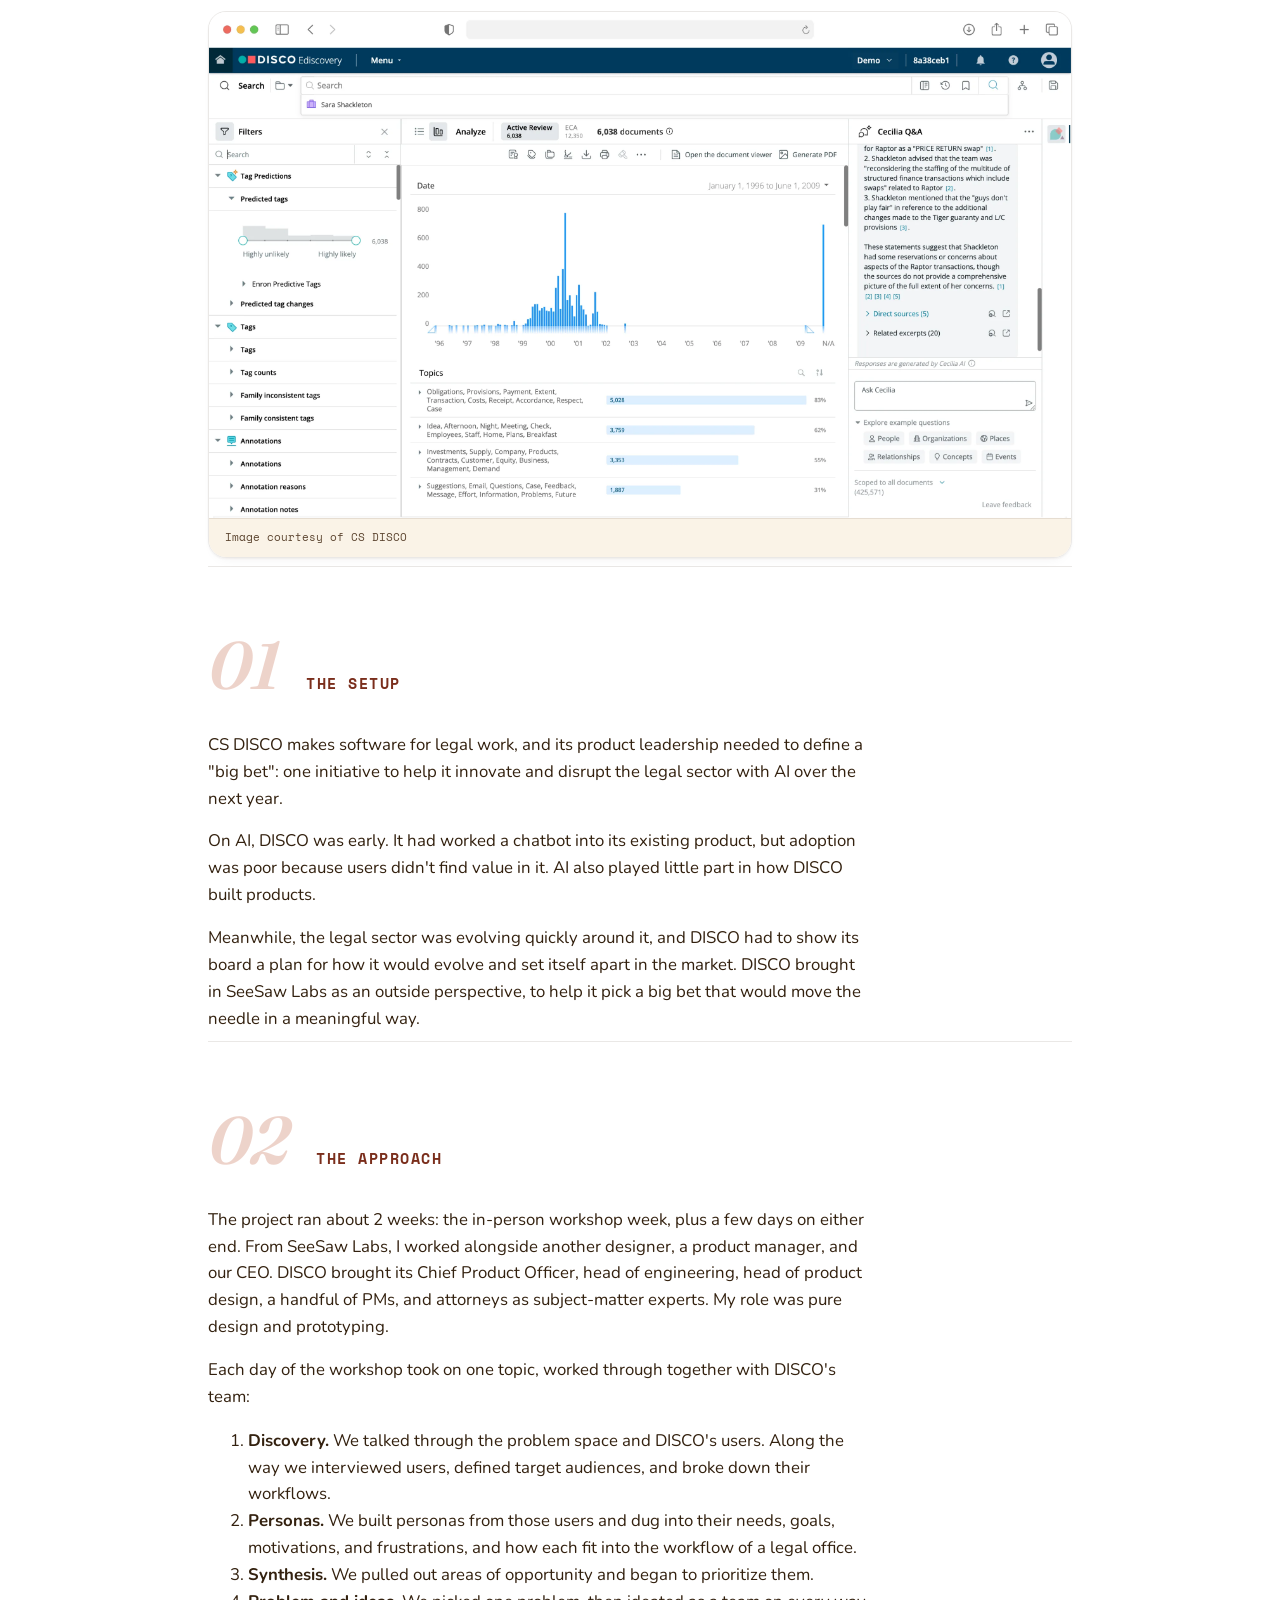
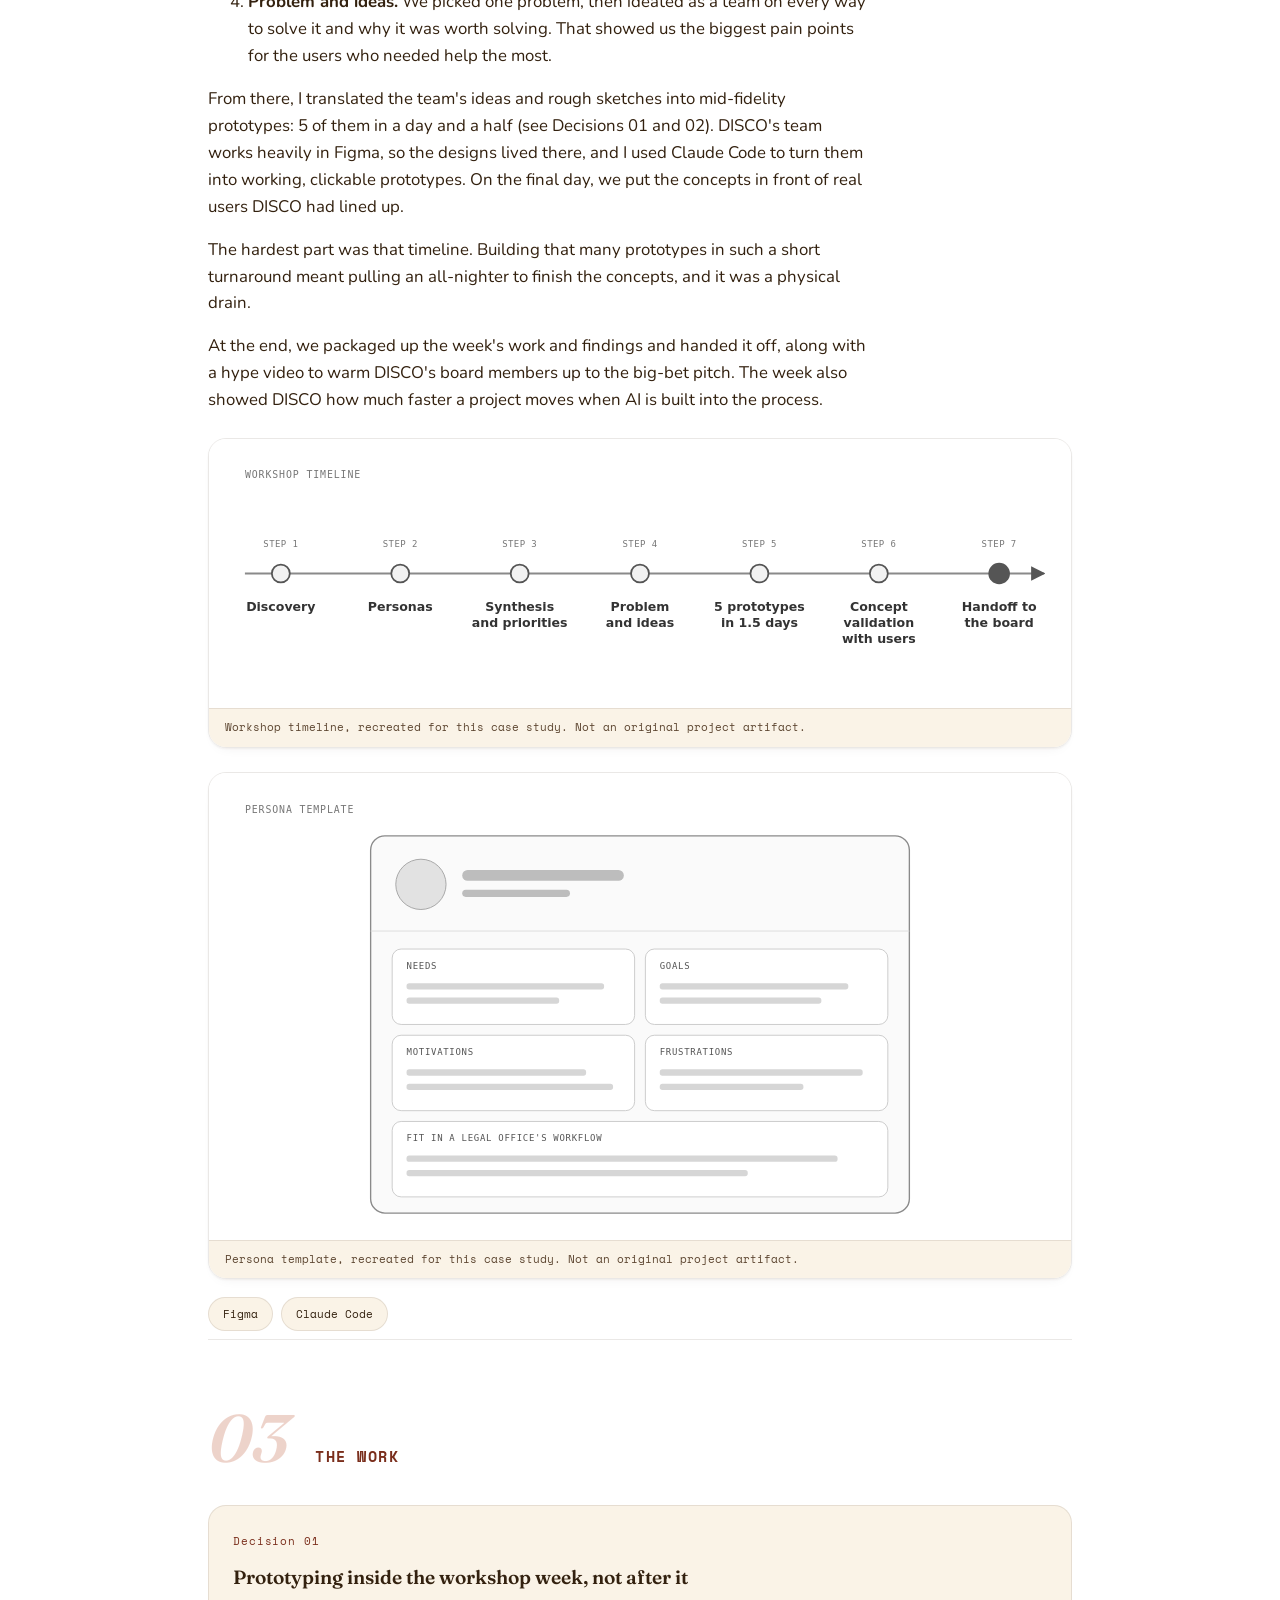
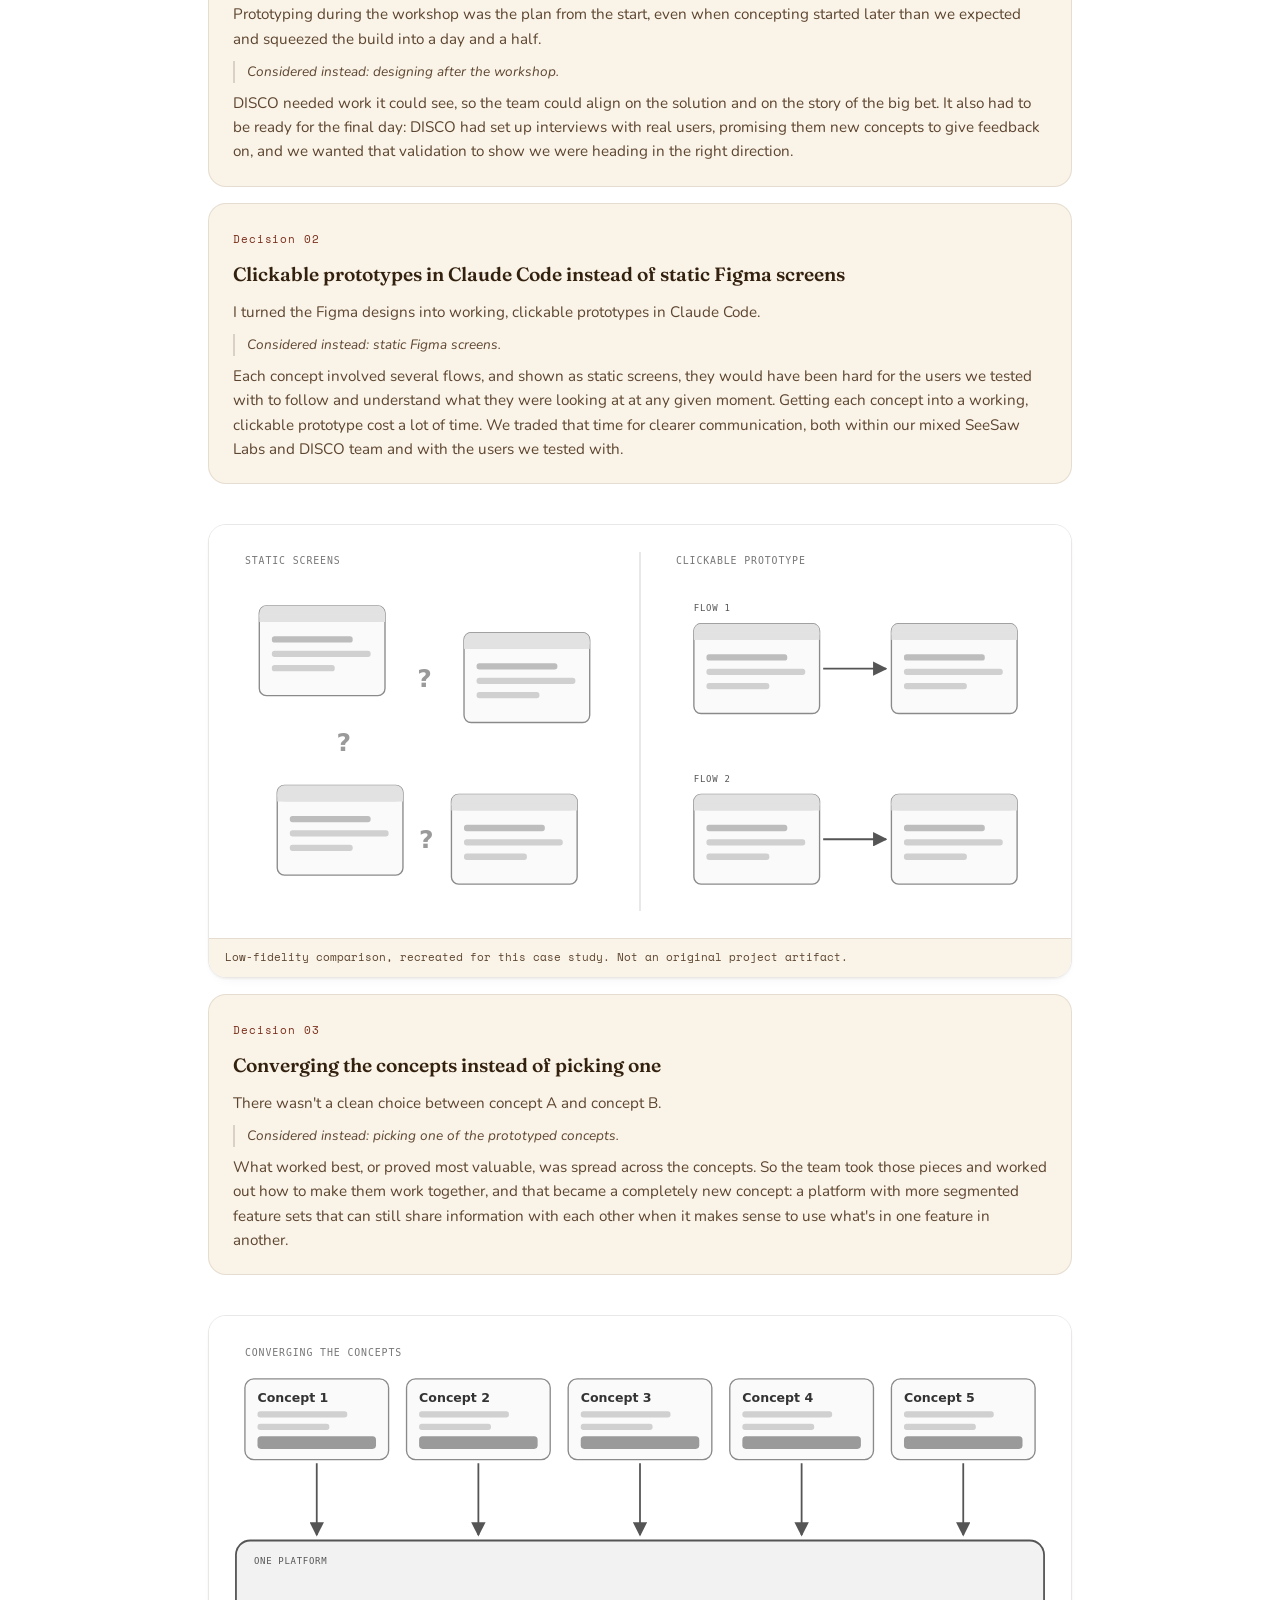
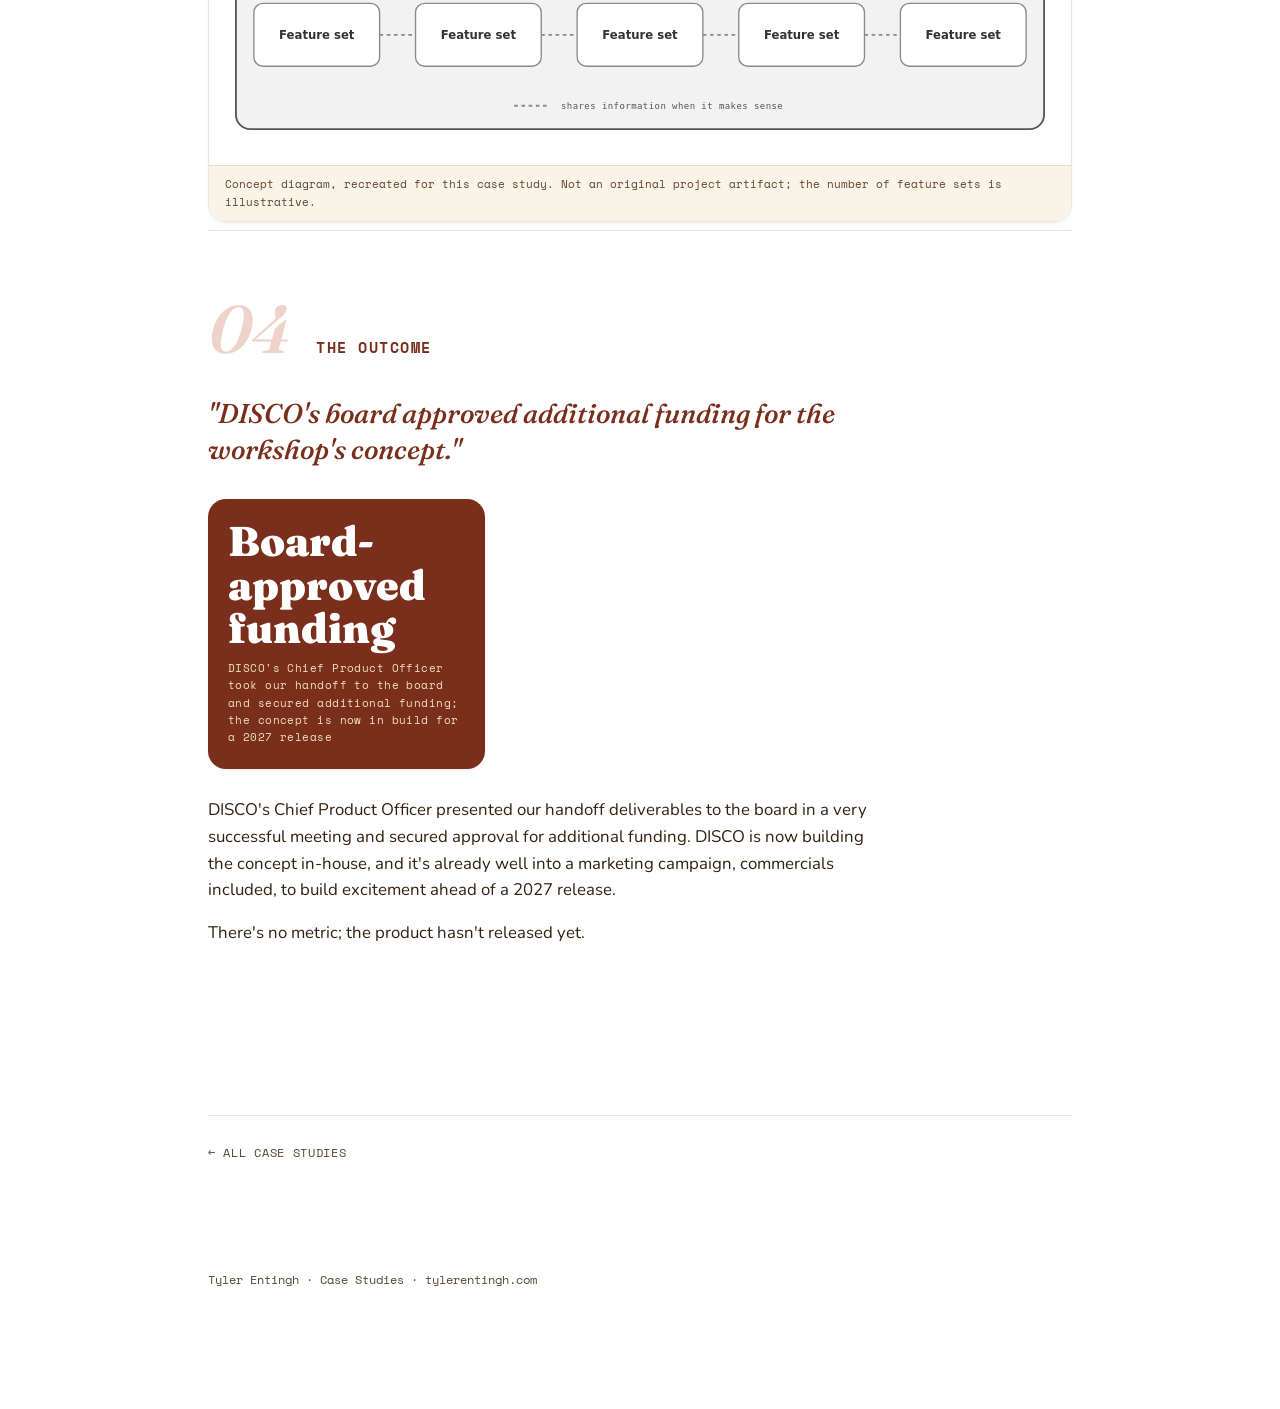
<file: case-studies/cs-disco/index.html>
<!doctype html>
<html lang="en">
<head>
<meta charset="UTF-8">
<meta name="viewport" content="width=device-width, initial-scale=1.0">
<title>CS DISCO: Using AI to Transform the Legal Sector — Case Study — Tyler Entingh</title>
<link rel="preconnect" href="https://fonts.googleapis.com">
<link rel="preconnect" href="https://fonts.gstatic.com" crossorigin>
<link href="https://fonts.googleapis.com/css2?family=Fraunces:ital,opsz,wght@0,9..144,300..900;1,9..144,300..900&family=Nunito:wght@400;600;700;800&family=Space+Mono:wght@400;700&display=swap" rel="stylesheet">
<style>
  /*
    CASE STUDY PAGE TEMPLATE — Tyler Entingh
    Built from the "Entingh Brand Standards" system (same tokens, same
    component patterns: numbered plates, mono kickers, rounded cards,
    pill chips). Duplicate this file per case study; only the content
    inside <body> needs to change — the CSS is meant to stay identical
    across all 8 so the site reads as one system.

    Sections map 1:1 to case-study-guide.md:
      Cover        -> At-a-glance (role / timeline / team / tools)
      Plate 00     -> Executive Summary (write this LAST + final screenshot)
      Plate 01     -> The Setup (context & problem)
      Plate 02     -> The Approach (role & process)
      Plate 03     -> The Work (key decisions)
      Plate 04     -> The Outcome (impact)
      Plate 05     -> The Takeaway (optional)
      Footer nav   -> prev / next case study + back to index

    Section headers use the mono kicker only (no serif h2 below it) —
    keep it that way across all 8, one line of hierarchy per plate.
  */
  :root{
    --paper:      #FFFFFF;
    --paper-2:    #FAF3E7;
    --paper-3:    #F1E1BF;
    --ink:        #33210F;
    --ink-soft:   #5C4530;
    --rust:       #B84A28;
    --rust-dark:  #7A2E1C;
    --gold:       #D69A3C;
    --gold-dark:  #A6721F;
    --line:       rgba(51,33,15,.16);
    --line-soft:  rgba(51,33,15,.10);
    --shadow-sm:  0 1px 2px rgba(51,33,15,.05), 0 6px 16px -12px rgba(51,33,15,.16);

    --radius:     18px;
    --radius-sm:  10px;
    --radius-pill:999px;

    --f-display:  'Fraunces', 'Iowan Old Style', 'Palatino Linotype', Georgia, serif;
    --f-body:     'Nunito', 'Segoe UI', system-ui, sans-serif;
    --f-mono:     'Space Mono', 'SFMono-Regular', Consolas, monospace;
  }

  *{box-sizing:border-box;}
  html{-webkit-text-size-adjust:100%;}
  body{
    margin:0;
    background:var(--paper);
    color:var(--ink);
    font-family:var(--f-body);
    font-size:16px;
    line-height:1.6;
  }
  @media (prefers-reduced-motion: reduce){
    *{animation-duration:.001ms !important; transition-duration:.001ms !important;}
  }

  img{max-width:100%; display:block; border-radius:var(--radius);}
  h1,h2,h3,h4{text-wrap:balance; margin:0; font-weight:600;}
  p{margin:0;}
  ::selection{background:var(--rust); color:#fff;}
  a{color:var(--rust-dark);}

  .wrap{max-width:920px; margin:0 auto; padding:0 28px 120px;}

  /* ---------- top index bar ---------- */
  .indexbar{
    position:sticky; top:0; z-index:20;
    background:rgba(255,255,255,.92);
    -webkit-backdrop-filter:blur(6px); backdrop-filter:blur(6px);
    border-bottom:1px solid var(--line-soft);
  }
  .indexbar-inner{
    max-width:920px; margin:0 auto; padding:14px 28px;
    display:flex; align-items:baseline; justify-content:space-between;
    gap:16px; flex-wrap:wrap;
  }
  .indexbar-mark{font-family:var(--f-display); font-weight:700; font-size:1.05rem;}
  .indexbar-back{
    font-family:var(--f-mono); font-size:.7rem; letter-spacing:.06em;
    text-transform:uppercase; color:var(--ink-soft); text-decoration:none;
    border-bottom:1px solid transparent;
  }
  .indexbar-back:hover, .indexbar-back:focus-visible{color:var(--rust-dark); border-bottom-color:var(--rust);}
  a:focus-visible, button:focus-visible{outline:2px solid var(--rust-dark); outline-offset:3px;}

  /* ---------- cover ---------- */
  .cover{padding:76px 28px 0;}
  .cover-inner{max-width:920px; margin:0 auto;}
  .eyebrow{
    font-family:var(--f-mono); font-size:.72rem; letter-spacing:.14em;
    text-transform:uppercase; color:var(--rust-dark);
    display:flex; align-items:center; gap:10px;
  }
  .eyebrow::before{content:""; width:22px; height:2px; background:var(--rust); display:inline-block;}
  .cover h1{
    font-family:var(--f-display); font-weight:900;
    font-size:clamp(2.4rem, 7vw, 4.6rem);
    line-height:.98; margin-top:18px; color:var(--ink);
  }
  .cover .position{
    font-family:var(--f-display); font-style:italic; font-weight:600;
    font-size:clamp(1.1rem, 2.4vw, 1.5rem);
    color:var(--rust-dark); margin-top:14px; max-width:46ch;
  }

  /* at-a-glance meta strip */
  .meta-strip{
    margin-top:40px; display:grid; grid-template-columns:repeat(3,1fr); gap:0;
    border-top:1px solid var(--line); border-bottom:1px solid var(--line);
  }
  .meta-cell{padding:16px 20px 16px 0; border-right:1px solid var(--line-soft);}
  .meta-cell:nth-child(3n){border-right:none;}
  .meta-cell:nth-child(-n+3){border-bottom:1px solid var(--line-soft);}
  .meta-label{
    font-family:var(--f-mono); font-size:.64rem; letter-spacing:.08em;
    text-transform:uppercase; color:var(--ink-soft); display:block; margin-bottom:6px;
  }
  .meta-value{font-family:var(--f-body); font-weight:700; font-size:.92rem; color:var(--ink);}
  @media (max-width:700px){
    .meta-strip{grid-template-columns:repeat(2,1fr);}
    .meta-cell{border-bottom:1px solid var(--line-soft); padding:14px 16px 14px 0;}
    .meta-cell:nth-child(3n){border-right:1px solid var(--line-soft);}
    .meta-cell:nth-child(2n){border-right:none;}
  }

  .cover-wave{margin:28px -28px 0; width:calc(100% + 56px); line-height:0; overflow:hidden;}
  .cover-wave svg{display:block; width:100%; height:auto; overflow:hidden;}

  /* reusable image block — executive-summary screenshot, process visuals, etc. */
  .figure{margin-top:24px; border-radius:var(--radius); overflow:hidden; box-shadow:var(--shadow-sm); border:1px solid var(--line-soft);}
  .figure img{border-radius:0;}
  .figure .caption{
    font-family:var(--f-mono); font-size:.68rem; color:var(--ink-soft);
    padding:10px 16px; border-top:1px solid var(--line-soft); background:var(--paper-2);
  }

  /* ---------- plate scaffolding ---------- */
  .plate{padding:64px 0 8px; border-bottom:1px solid var(--line-soft); scroll-margin-top:80px;}
  .plate:last-of-type{border-bottom:none;}
  .plate-head{display:grid; grid-template-columns:auto 1fr; gap:20px 26px; align-items:baseline; margin-bottom:34px;}
  .plate-num{
    font-family:var(--f-display); font-weight:600; font-style:italic;
    font-size:clamp(2.6rem, 6vw, 4.2rem); color:var(--rust); opacity:.24; line-height:1;
  }
  .plate-title-group .kicker{
    font-family:var(--f-mono); font-weight:700; font-size:.95rem; letter-spacing:.1em;
    text-transform:uppercase; color:var(--rust-dark); display:block;
  }
  .plate-body{max-width:66ch; font-size:1.05rem; color:var(--ink);}
  .plate-body p{margin-bottom:16px;}
  .plate-body p:last-child{margin-bottom:0;}
  .plate-body strong{color:var(--ink);}

  .subhead{
    font-family:var(--f-mono); font-size:.72rem; letter-spacing:.1em;
    text-transform:uppercase; color:var(--ink-soft);
    border-top:1px solid var(--line-soft); padding-top:8px; margin:36px 0 16px;
  }
  .subhead:first-of-type{margin-top:0;}

  /* ---------- decision cards (Plate 03) ---------- */
  .decisions{display:flex; flex-direction:column; gap:16px;}
  .decision{
    background:var(--paper-2); border:1px solid var(--line-soft); border-radius:var(--radius);
    padding:22px 24px;
  }
  .decision-num{font-family:var(--f-mono); font-size:.7rem; color:var(--rust-dark); letter-spacing:.08em;}
  .decision h3{font-family:var(--f-display); font-size:1.2rem; font-weight:600; margin:8px 0 10px;}
  .decision p{color:var(--ink-soft); font-size:.95rem; margin-bottom:8px;}
  .decision p:last-child{margin-bottom:0;}
  .decision .alt{
    font-size:.85rem; color:var(--ink-soft); border-left:2px solid var(--line);
    padding-left:12px; margin-top:10px; font-style:italic;
  }

  /* ---------- outcome stat cards (Plate 04) ---------- */
  .statgrid{display:grid; grid-template-columns:repeat(3,1fr); gap:16px; margin-bottom:28px;}
  .stat{
    background:var(--rust-dark); color:#fff; border-radius:var(--radius);
    padding:22px 20px; box-shadow:var(--shadow-sm);
  }
  .stat .num{font-family:var(--f-display); font-weight:900; font-size:clamp(1.8rem,4vw,2.6rem); line-height:1;}
  .stat .lbl{font-family:var(--f-mono); font-size:.68rem; letter-spacing:.04em; color:var(--paper-3); margin-top:8px; display:block;}
  @media (max-width:700px){ .statgrid{grid-template-columns:1fr;} }

  /* pill tags — tools, skills */
  .pillrow{display:flex; flex-wrap:wrap; gap:8px; margin-top:18px;}
  .pill{
    font-family:var(--f-mono); font-size:.7rem; color:var(--ink);
    background:var(--paper-2); padding:7px 14px; border-radius:var(--radius-pill);
    border:1px solid var(--line-soft);
  }

  /* pull quote */
  .pullquote{
    font-family:var(--f-display); font-style:italic; font-weight:500;
    font-size:clamp(1.3rem, 2.6vw, 1.7rem); color:var(--rust-dark);
    max-width:36ch; margin:8px 0 32px; line-height:1.3;
  }

  .rulecard{
    border:1px solid var(--line-soft); background:var(--paper-2); border-radius:var(--radius);
    padding:22px 24px; margin-top:20px;
  }
  .rulecard .subhead{border-top:none; margin:0 0 10px; padding-top:0;}
  .rulecard p{color:var(--ink-soft); font-size:.95rem;}

  /* ---------- footer / prev-next nav ---------- */
  .colophon{
    padding:40px 0 0; margin-top:40px;
    font-family:var(--f-mono); font-size:.72rem; color:var(--ink-soft);
  }
  .nextnav{
    display:flex; justify-content:space-between; gap:16px; flex-wrap:wrap;
    padding:28px 0; border-top:1px solid var(--line-soft); margin-top:40px;
  }
  .nextnav a{
    font-family:var(--f-mono); font-size:.72rem; letter-spacing:.06em;
    text-transform:uppercase; text-decoration:none; color:var(--ink-soft);
  }
  .nextnav a:hover, .nextnav a:focus-visible{color:var(--rust-dark);}
  .nextnav .to{display:block; font-family:var(--f-display); font-style:italic; font-size:1.1rem; color:var(--ink); margin-top:6px; text-transform:none; letter-spacing:0;}
</style>
</head>
<body>

<div class="indexbar">
  <div class="indexbar-inner">
    <div class="indexbar-mark">TE</div>
    <a class="indexbar-back" href="/#work">← All case studies</a>
  </div>
</div>

<!-- ============ COVER / AT-A-GLANCE ============ -->
<header class="cover">
  <div class="cover-inner">
    <p class="eyebrow">Case Study</p>

    <h1>CS DISCO: Using AI to Transform the Legal Sector</h1>

    <p class="position">A week-long workshop, 5 clickable prototypes in a day and a half, and one platform concept DISCO's board funded.</p>

    <div class="meta-strip">
      <div class="meta-cell">
        <span class="meta-label">Role</span>
        <span class="meta-value">Senior Designer</span>
      </div>
      <div class="meta-cell">
        <span class="meta-label">Timeline</span>
        <span class="meta-value">About 2 weeks</span>
      </div>
      <div class="meta-cell">
        <span class="meta-label">Team</span>
        <span class="meta-value">Senior Designer (me), 1 Designer, 1 Product Manager, and SeeSaw Labs' CEO, working with DISCO's product leadership and attorneys as subject-matter experts</span>
      </div>
      <div class="meta-cell">
        <span class="meta-label">Tools</span>
        <span class="meta-value">Figma, Claude Code</span>
      </div>
      <div class="meta-cell">
        <span class="meta-label">Company</span>
        <span class="meta-value">SeeSaw Labs</span>
      </div>
      <div class="meta-cell">
        <span class="meta-label">Outcome</span>
        <span class="meta-value">DISCO's board approved additional funding for the workshop's concept, now in build for a 2027 release</span>
      </div>
    </div>
  </div>

  <!-- Wave motif — signature graphic, use once per page. The final-state
       screenshot lives in Plate 00 below, not up here, so this motif is
       the only visual in the cover. -->
  <div class="cover-wave" aria-hidden="true">
    <svg viewBox="0 25 1200 275" preserveAspectRatio="none">
      <path d="M -160 100 L 30 100 C 160 100 200 200 350 200 C 500 200 540 50 700 50 C 860 50 900 170 1170 170 L 1380 170"
            fill="none" stroke="var(--ink)" stroke-width="30" stroke-linecap="butt"/>
      <path d="M -160 100 L 30 100 C 160 100 200 200 350 200 C 500 200 540 50 700 50 C 860 50 900 170 1170 170 L 1380 170"
            fill="none" stroke="var(--rust)" stroke-width="30" stroke-linecap="butt" transform="translate(0,24)"/>
      <path d="M -160 100 L 30 100 C 160 100 200 200 350 200 C 500 200 540 50 700 50 C 860 50 900 170 1170 170 L 1380 170"
            fill="none" stroke="var(--gold)" stroke-width="30" stroke-linecap="butt" transform="translate(0,48)"/>
      <path d="M -160 100 L 30 100 C 160 100 200 200 350 200 C 500 200 540 50 700 50 C 860 50 900 170 1170 170 L 1380 170"
            fill="none" stroke="var(--paper-3)" stroke-width="30" stroke-linecap="butt" transform="translate(0,72)"/>
    </svg>
  </div>
</header>

<main class="wrap">

  <!-- ============ 00 — EXECUTIVE SUMMARY ============ -->
  <section class="plate" id="summary">
    <div class="plate-head">
      <div class="plate-num">00</div>
      <div class="plate-title-group">
        <span class="kicker">Executive Summary</span>
      </div>
    </div>
    <div class="plate-body">
      <p>CS DISCO's AI chatbot wasn't getting used, the legal sector was changing fast around it, and its leadership had to show the board a plan to evolve and stand apart. In about 2 weeks, built around a week-long in-person workshop with DISCO's product leadership, we helped it pick its "big bet": we moved from discovery and personas to a prioritized problem worth solving, and as Senior Designer I turned the team's ideas and rough sketches into 5 clickable, mid-fidelity prototypes in a day and a half, in time to put them in front of real users on the final day. The best of those concepts converged into one new platform concept. DISCO's Chief Product Officer took our handoff to the board and secured additional funding, and DISCO is now building the concept in-house, with a marketing campaign already underway ahead of a 2027 release.</p>
    </div>

    <div class="figure">
      <img src="images/platform%20hero.webp" alt="A screen from CS DISCO's platform.">
      <div class="caption">Image courtesy of CS DISCO</div>
    </div>
  </section>

  <!-- ============ 01 — THE SETUP ============ -->
  <section class="plate" id="setup">
    <div class="plate-head">
      <div class="plate-num">01</div>
      <div class="plate-title-group">
        <span class="kicker">The Setup</span>
      </div>
    </div>
    <div class="plate-body">
      <p>CS DISCO makes software for legal work, and its product leadership needed to define a "big bet": one initiative to help it innovate and disrupt the legal sector with AI over the next year.</p>
      <p>On AI, DISCO was early. It had worked a chatbot into its existing product, but adoption was poor because users didn't find value in it. AI also played little part in how DISCO built products.</p>
      <p>Meanwhile, the legal sector was evolving quickly around it, and DISCO had to show its board a plan for how it would evolve and set itself apart in the market. DISCO brought in SeeSaw Labs as an outside perspective, to help it pick a big bet that would move the needle in a meaningful way.</p>
    </div>
  </section>

  <!-- ============ 02 — THE APPROACH ============ -->
  <section class="plate" id="approach">
    <div class="plate-head">
      <div class="plate-num">02</div>
      <div class="plate-title-group">
        <span class="kicker">The Approach</span>
      </div>
    </div>
    <div class="plate-body">
      <p>The project ran about 2 weeks: the in-person workshop week, plus a few days on either end. From SeeSaw Labs, I worked alongside another designer, a product manager, and our CEO. DISCO brought its Chief Product Officer, head of engineering, head of product design, a handful of PMs, and attorneys as subject-matter experts. My role was pure design and prototyping.</p>
      <p>Each day of the workshop took on one topic, worked through together with DISCO's team:</p>
      <ol>
        <li><strong>Discovery.</strong> We talked through the problem space and DISCO's users. Along the way we interviewed users, defined target audiences, and broke down their workflows.</li>
        <li><strong>Personas.</strong> We built personas from those users and dug into their needs, goals, motivations, and frustrations, and how each fit into the workflow of a legal office.</li>
        <li><strong>Synthesis.</strong> We pulled out areas of opportunity and began to prioritize them.</li>
        <li><strong>Problem and ideas.</strong> We picked one problem, then ideated as a team on every way to solve it and why it was worth solving. That showed us the biggest pain points for the users who needed help the most.</li>
      </ol>
      <p>From there, I translated the team's ideas and rough sketches into mid-fidelity prototypes: 5 of them in a day and a half (see Decisions 01 and 02). DISCO's team works heavily in Figma, so the designs lived there, and I used Claude Code to turn them into working, clickable prototypes. On the final day, we put the concepts in front of real users DISCO had lined up.</p>
      <p>The hardest part was that timeline. Building that many prototypes in such a short turnaround meant pulling an all-nighter to finish the concepts, and it was a physical drain.</p>
      <p>At the end, we packaged up the week's work and findings and handed it off, along with a hype video to warm DISCO's board members up to the big-bet pitch. The week also showed DISCO how much faster a project moves when AI is built into the process.</p>
    </div>

    <div class="figure">
      <img src="images/week-map.svg" alt="Recreated workshop timeline, left to right: discovery, personas, synthesis and priorities, problem and ideas, 5 prototypes in 1.5 days, concept validation with users, and handoff to the board.">
      <div class="caption">Workshop timeline, recreated for this case study. Not an original project artifact.</div>
    </div>

    <div class="figure">
      <img src="images/persona-template.svg" alt="Recreated blank persona card with five fields: needs, goals, motivations, frustrations, and fit in a legal office's workflow. Field labels only, with grey placeholder bars in place of content.">
      <div class="caption">Persona template, recreated for this case study. Not an original project artifact.</div>
    </div>

    <div class="pillrow">
      <span class="pill">Figma</span>
      <span class="pill">Claude Code</span>
    </div>
  </section>

  <!-- ============ 03 — THE WORK (key decisions) ============ -->
  <section class="plate" id="work">
    <div class="plate-head">
      <div class="plate-num">03</div>
      <div class="plate-title-group">
        <span class="kicker">The Work</span>
      </div>
    </div>
    <div class="decisions">
      <div class="decision">
        <span class="decision-num">Decision 01</span>
        <h3>Prototyping inside the workshop week, not after it</h3>
        <p>Prototyping during the workshop was the plan from the start, even when concepting started later than we expected and squeezed the build into a day and a half.</p>
        <p class="alt">Considered instead: designing after the workshop.</p>
        <p>DISCO needed work it could see, so the team could align on the solution and on the story of the big bet. It also had to be ready for the final day: DISCO had set up interviews with real users, promising them new concepts to give feedback on, and we wanted that validation to show we were heading in the right direction.</p>
      </div>

      <div class="decision">
        <span class="decision-num">Decision 02</span>
        <h3>Clickable prototypes in Claude Code instead of static Figma screens</h3>
        <p>I turned the Figma designs into working, clickable prototypes in Claude Code.</p>
        <p class="alt">Considered instead: static Figma screens.</p>
        <p>Each concept involved several flows, and shown as static screens, they would have been hard for the users we tested with to follow and understand what they were looking at at any given moment. Getting each concept into a working, clickable prototype cost a lot of time. We traded that time for clearer communication, both within our mixed SeeSaw Labs and DISCO team and with the users we tested with.</p>
      </div>

      <div class="figure">
        <img src="images/static-vs-clickable.svg" alt="Recreated low-fidelity comparison. Left: static screens with no connection between them and question marks in the gaps. Right: the same screens linked by arrows into two labeled flows, Flow 1 and Flow 2.">
        <div class="caption">Low-fidelity comparison, recreated for this case study. Not an original project artifact.</div>
      </div>

      <div class="decision">
        <span class="decision-num">Decision 03</span>
        <h3>Converging the concepts instead of picking one</h3>
        <p>There wasn't a clean choice between concept A and concept B.</p>
        <p class="alt">Considered instead: picking one of the prototyped concepts.</p>
        <p>What worked best, or proved most valuable, was spread across the concepts. So the team took those pieces and worked out how to make them work together, and that became a completely new concept: a platform with more segmented feature sets that can still share information with each other when it makes sense to use what's in one feature in another.</p>
      </div>

      <div class="figure">
        <img src="images/concept-convergence.svg" alt="Recreated concept diagram: five boxes, Concept 1 to Concept 5, each passing its strongest piece into one platform, drawn as separate feature sets linked by dotted lines labeled shares information when it makes sense.">
        <div class="caption">Concept diagram, recreated for this case study. Not an original project artifact; the number of feature sets is illustrative.</div>
      </div>
    </div>
  </section>

  <!-- ============ 04 — THE OUTCOME ============ -->
  <section class="plate" id="outcome">
    <div class="plate-head">
      <div class="plate-num">04</div>
      <div class="plate-title-group">
        <span class="kicker">The Outcome</span>
      </div>
    </div>

    <p class="pullquote">"DISCO's board approved additional funding for the workshop's concept."</p>

    <div class="statgrid">
      <div class="stat">
        <span class="num">Board-approved funding</span>
        <span class="lbl">DISCO's Chief Product Officer took our handoff to the board and secured additional funding; the concept is now in build for a 2027 release</span>
      </div>
    </div>

    <div class="plate-body">
      <p>DISCO's Chief Product Officer presented our handoff deliverables to the board in a very successful meeting and secured approval for additional funding. DISCO is now building the concept in-house, and it's already well into a marketing campaign, commercials included, to build excitement ahead of a 2027 release.</p>
      <p>There's no metric; the product hasn't released yet.</p>
    </div>
  </section>

</main>

<!-- ============ PREV / NEXT + BACK ============ -->
<!-- Mirrors rendevor/index.html: a single back-link for now. Restore the
     two-link prev/next pattern from case-study-template.html once the
     case studies link to each other. -->
<div class="wrap">
  <div class="nextnav">
    <a href="/#work">← All case studies</a>
  </div>
  <div class="colophon">
    <span>Tyler Entingh · Case Studies · tylerentingh.com</span>
  </div>
</div>

</body>
</html>
</file>
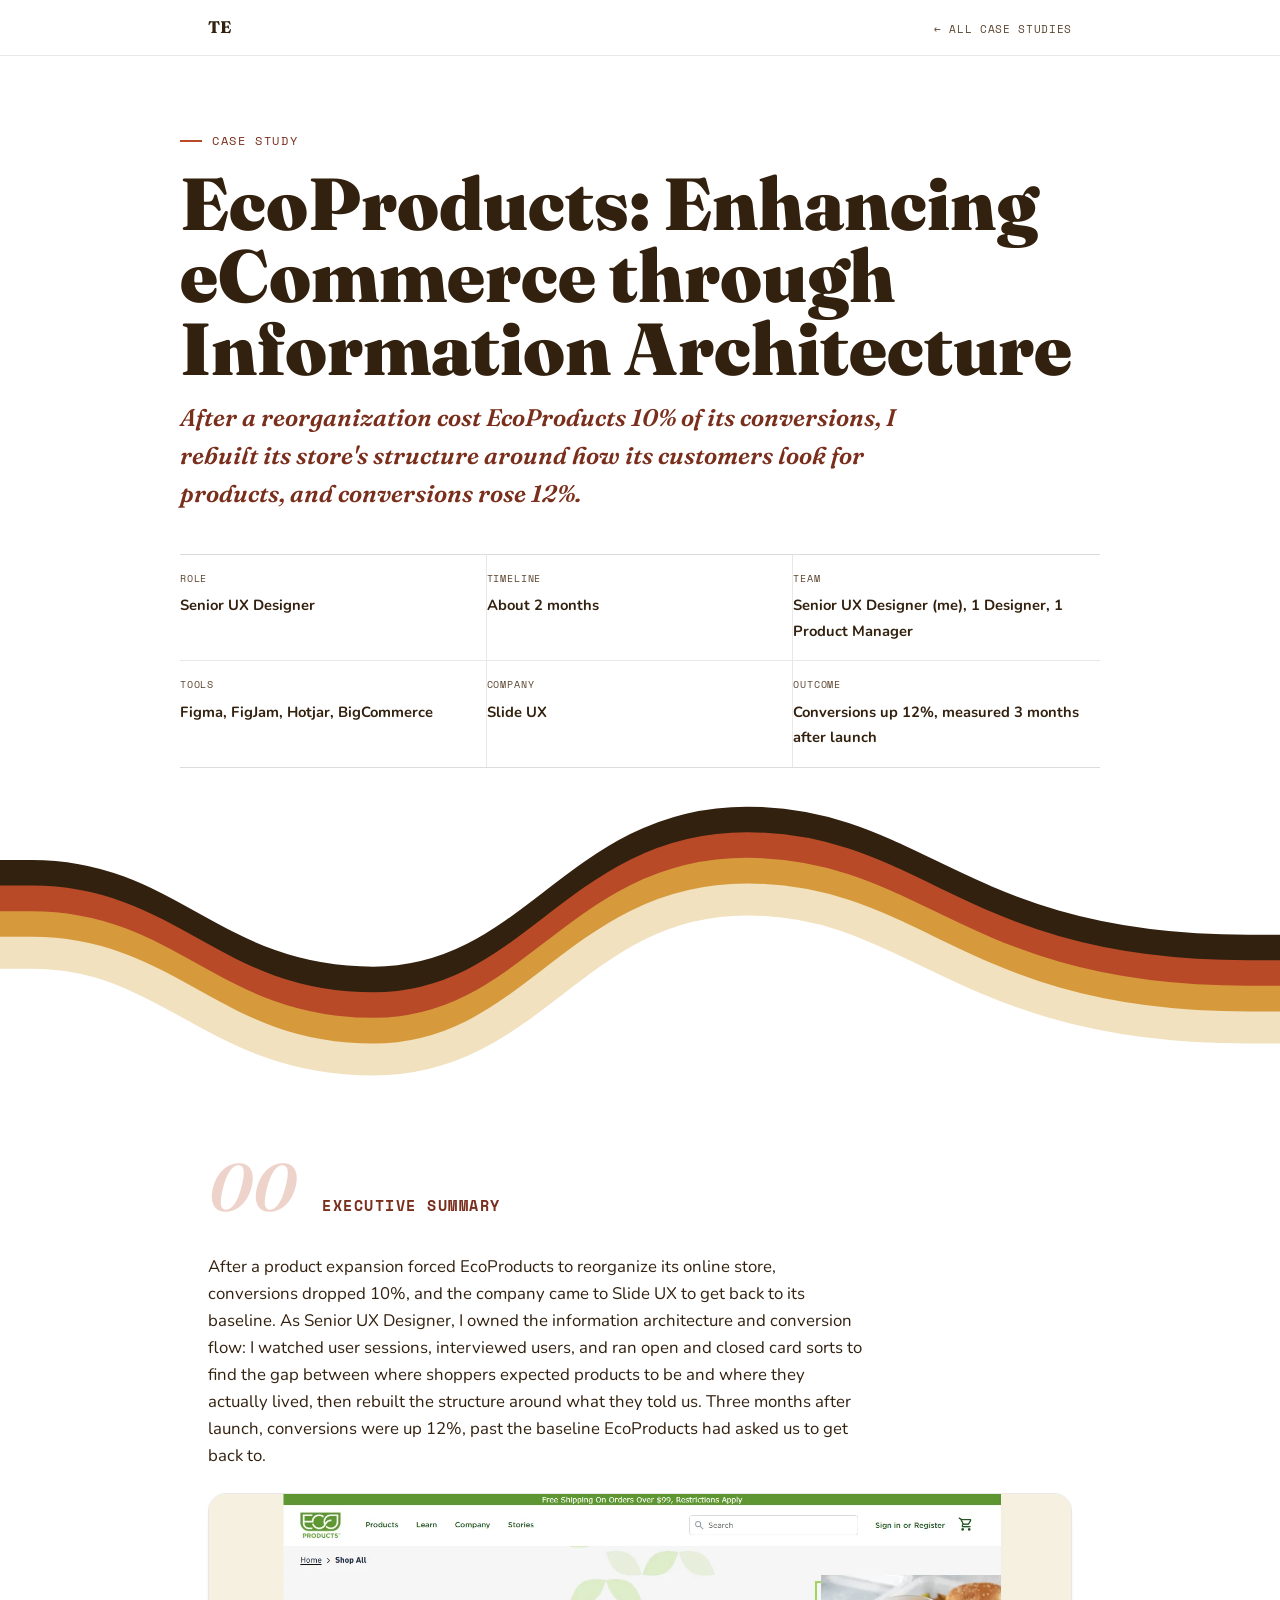
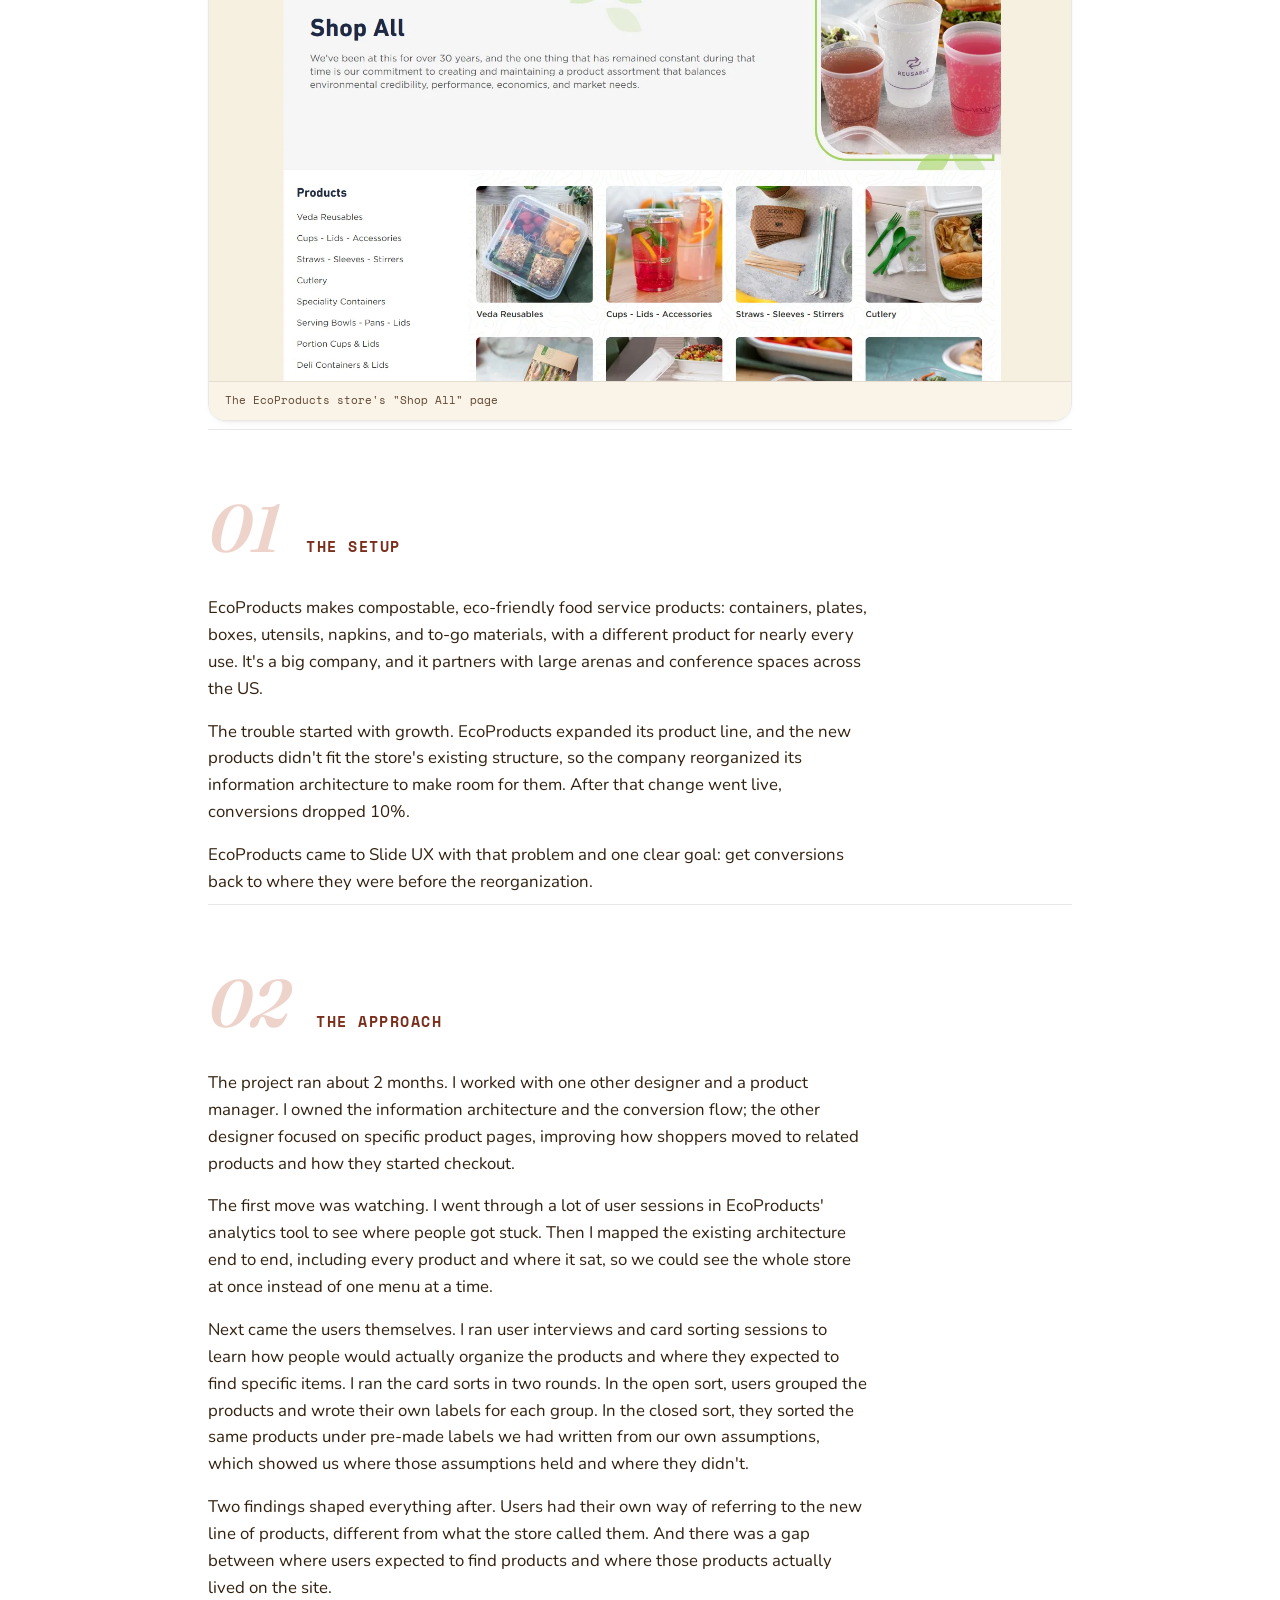
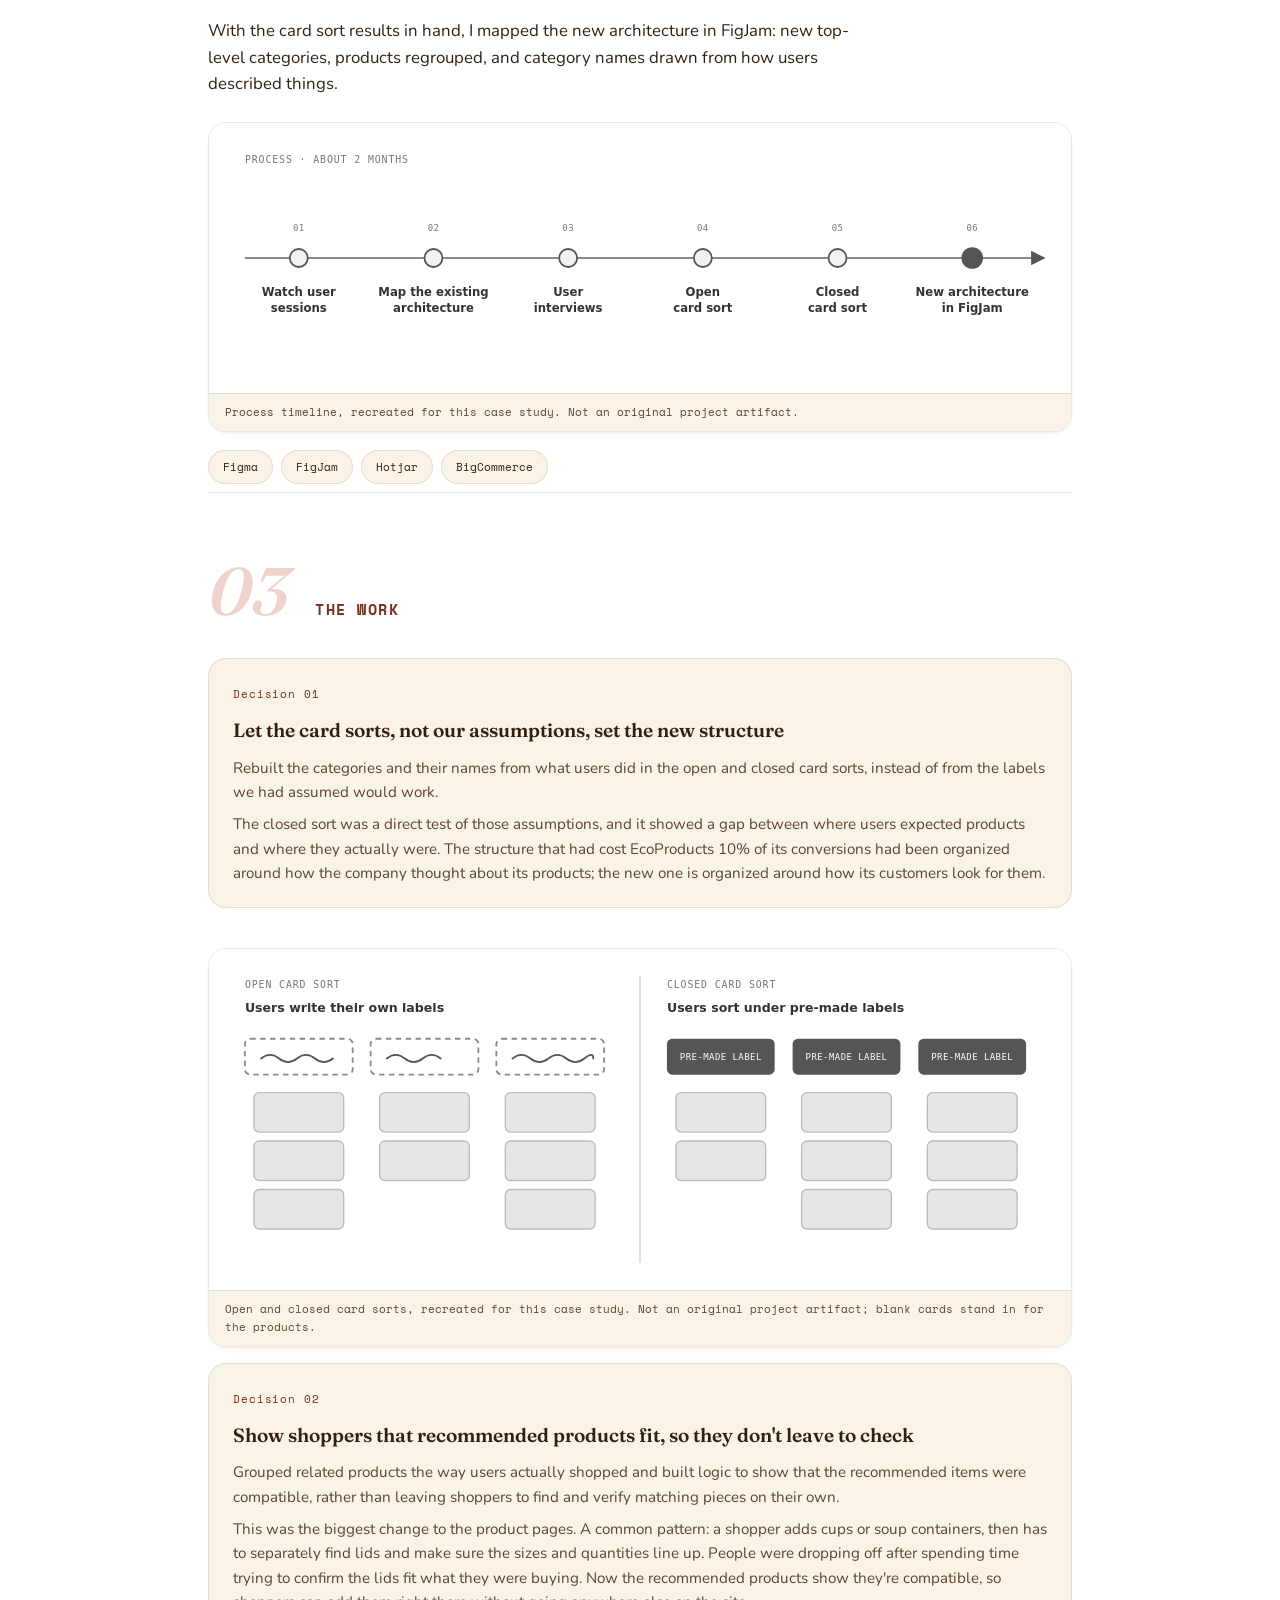
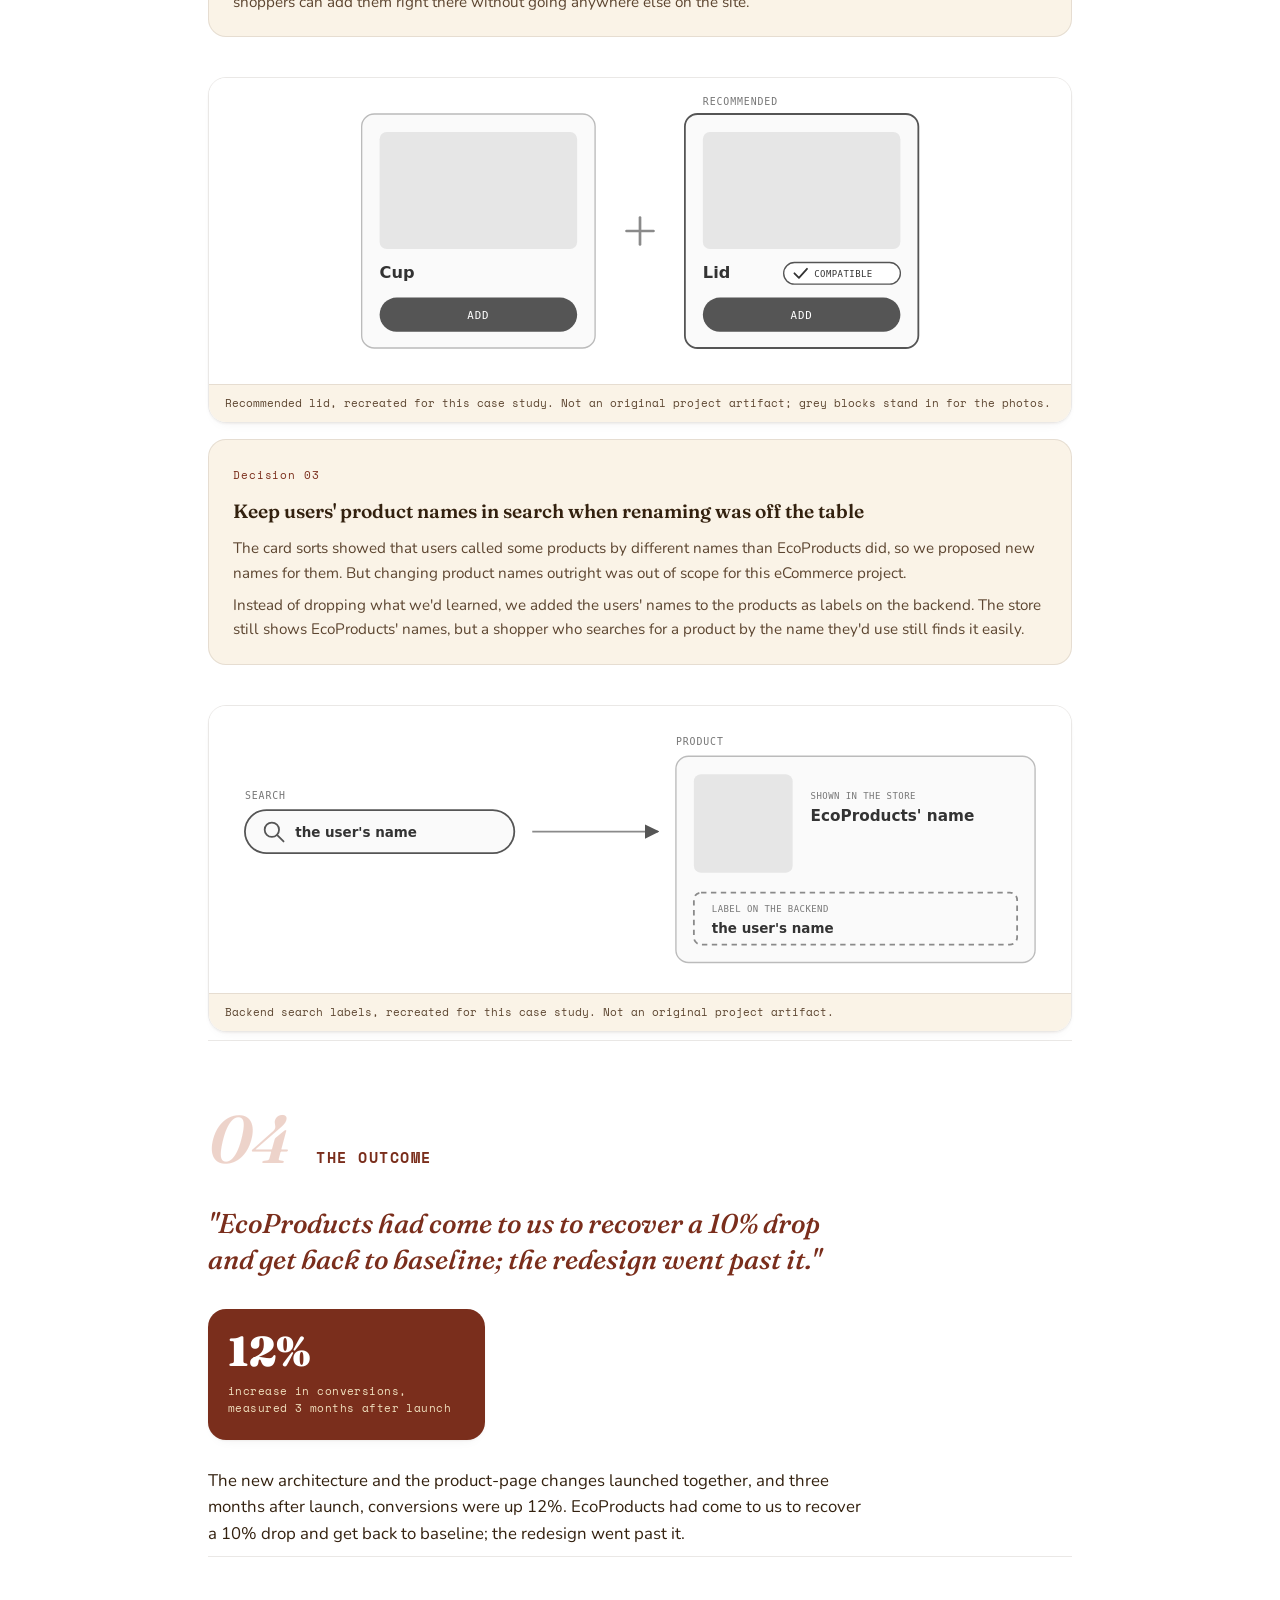
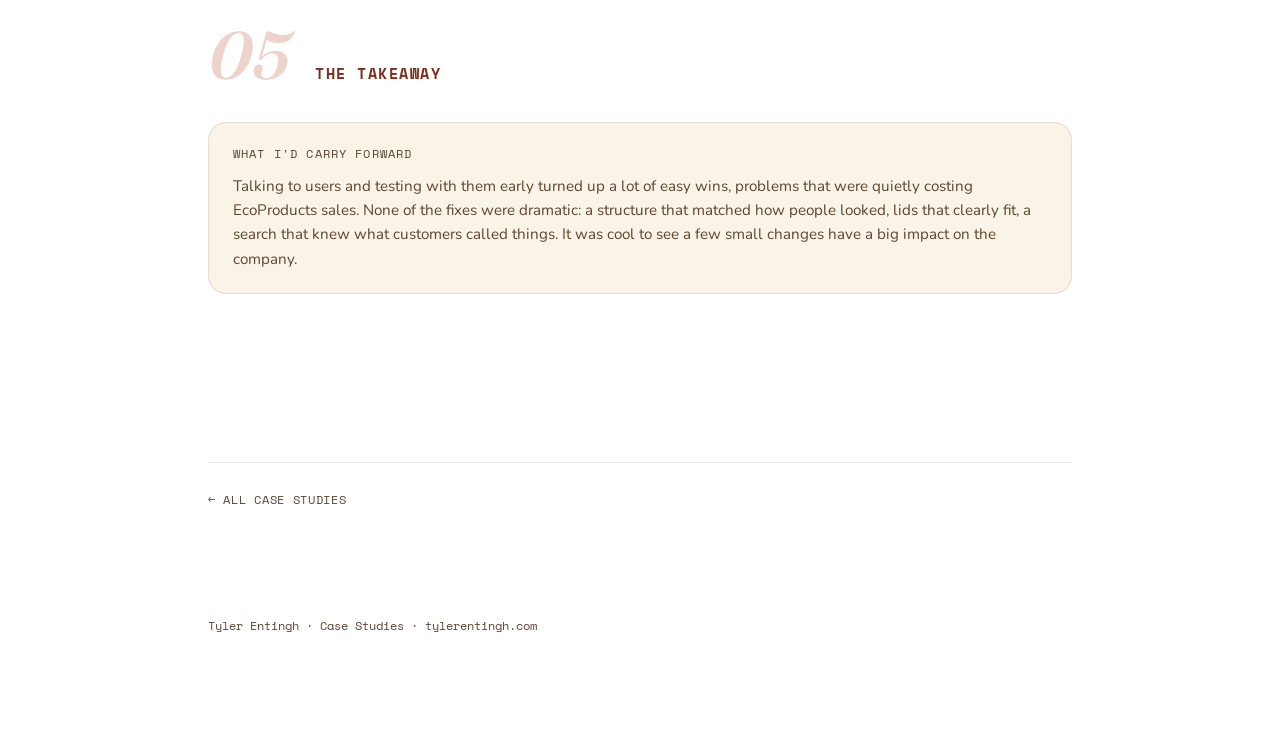
<file: case-studies/ecoproducts/index.html>
<!doctype html>
<html lang="en">
<head>
<meta charset="UTF-8">
<meta name="viewport" content="width=device-width, initial-scale=1.0">
<title>EcoProducts: Enhancing eCommerce through Information Architecture — Case Study — Tyler Entingh</title>
<link rel="preconnect" href="https://fonts.googleapis.com">
<link rel="preconnect" href="https://fonts.gstatic.com" crossorigin>
<link href="https://fonts.googleapis.com/css2?family=Fraunces:ital,opsz,wght@0,9..144,300..900;1,9..144,300..900&family=Nunito:wght@400;600;700;800&family=Space+Mono:wght@400;700&display=swap" rel="stylesheet">
<style>
  /*
    CASE STUDY PAGE TEMPLATE — Tyler Entingh
    Built from the "Entingh Brand Standards" system (same tokens, same
    component patterns: numbered plates, mono kickers, rounded cards,
    pill chips). Duplicate this file per case study; only the content
    inside <body> needs to change — the CSS is meant to stay identical
    across all 8 so the site reads as one system.

    Sections map 1:1 to case-study-guide.md:
      Cover        -> At-a-glance (role / timeline / team / tools)
      Plate 00     -> Executive Summary (write this LAST + final screenshot)
      Plate 01     -> The Setup (context & problem)
      Plate 02     -> The Approach (role & process)
      Plate 03     -> The Work (key decisions)
      Plate 04     -> The Outcome (impact)
      Plate 05     -> The Takeaway (optional)
      Footer nav   -> prev / next case study + back to index

    Section headers use the mono kicker only (no serif h2 below it) —
    keep it that way across all 8, one line of hierarchy per plate.
  */
  :root{
    --paper:      #FFFFFF;
    --paper-2:    #FAF3E7;
    --paper-3:    #F1E1BF;
    --ink:        #33210F;
    --ink-soft:   #5C4530;
    --rust:       #B84A28;
    --rust-dark:  #7A2E1C;
    --gold:       #D69A3C;
    --gold-dark:  #A6721F;
    --line:       rgba(51,33,15,.16);
    --line-soft:  rgba(51,33,15,.10);
    --shadow-sm:  0 1px 2px rgba(51,33,15,.05), 0 6px 16px -12px rgba(51,33,15,.16);

    --radius:     18px;
    --radius-sm:  10px;
    --radius-pill:999px;

    --f-display:  'Fraunces', 'Iowan Old Style', 'Palatino Linotype', Georgia, serif;
    --f-body:     'Nunito', 'Segoe UI', system-ui, sans-serif;
    --f-mono:     'Space Mono', 'SFMono-Regular', Consolas, monospace;
  }

  *{box-sizing:border-box;}
  html{-webkit-text-size-adjust:100%;}
  body{
    margin:0;
    background:var(--paper);
    color:var(--ink);
    font-family:var(--f-body);
    font-size:16px;
    line-height:1.6;
  }
  @media (prefers-reduced-motion: reduce){
    *{animation-duration:.001ms !important; transition-duration:.001ms !important;}
  }

  img{max-width:100%; display:block; border-radius:var(--radius);}
  h1,h2,h3,h4{text-wrap:balance; margin:0; font-weight:600;}
  p{margin:0;}
  ::selection{background:var(--rust); color:#fff;}
  a{color:var(--rust-dark);}

  .wrap{max-width:920px; margin:0 auto; padding:0 28px 120px;}

  /* ---------- top index bar ---------- */
  .indexbar{
    position:sticky; top:0; z-index:20;
    background:rgba(255,255,255,.92);
    -webkit-backdrop-filter:blur(6px); backdrop-filter:blur(6px);
    border-bottom:1px solid var(--line-soft);
  }
  .indexbar-inner{
    max-width:920px; margin:0 auto; padding:14px 28px;
    display:flex; align-items:baseline; justify-content:space-between;
    gap:16px; flex-wrap:wrap;
  }
  .indexbar-mark{font-family:var(--f-display); font-weight:700; font-size:1.05rem;}
  .indexbar-back{
    font-family:var(--f-mono); font-size:.7rem; letter-spacing:.06em;
    text-transform:uppercase; color:var(--ink-soft); text-decoration:none;
    border-bottom:1px solid transparent;
  }
  .indexbar-back:hover, .indexbar-back:focus-visible{color:var(--rust-dark); border-bottom-color:var(--rust);}
  a:focus-visible, button:focus-visible{outline:2px solid var(--rust-dark); outline-offset:3px;}

  /* ---------- cover ---------- */
  .cover{padding:76px 28px 0;}
  .cover-inner{max-width:920px; margin:0 auto;}
  .eyebrow{
    font-family:var(--f-mono); font-size:.72rem; letter-spacing:.14em;
    text-transform:uppercase; color:var(--rust-dark);
    display:flex; align-items:center; gap:10px;
  }
  .eyebrow::before{content:""; width:22px; height:2px; background:var(--rust); display:inline-block;}
  .cover h1{
    font-family:var(--f-display); font-weight:900;
    font-size:clamp(2.4rem, 7vw, 4.6rem);
    line-height:.98; margin-top:18px; color:var(--ink);
  }
  .cover .position{
    font-family:var(--f-display); font-style:italic; font-weight:600;
    font-size:clamp(1.1rem, 2.4vw, 1.5rem);
    color:var(--rust-dark); margin-top:14px; max-width:46ch;
  }

  /* at-a-glance meta strip */
  .meta-strip{
    margin-top:40px; display:grid; grid-template-columns:repeat(3,1fr); gap:0;
    border-top:1px solid var(--line); border-bottom:1px solid var(--line);
  }
  .meta-cell{padding:16px 20px 16px 0; border-right:1px solid var(--line-soft);}
  .meta-cell:nth-child(3n){border-right:none;}
  .meta-cell:nth-child(-n+3){border-bottom:1px solid var(--line-soft);}
  .meta-label{
    font-family:var(--f-mono); font-size:.64rem; letter-spacing:.08em;
    text-transform:uppercase; color:var(--ink-soft); display:block; margin-bottom:6px;
  }
  .meta-value{font-family:var(--f-body); font-weight:700; font-size:.92rem; color:var(--ink);}
  @media (max-width:700px){
    .meta-strip{grid-template-columns:repeat(2,1fr);}
    .meta-cell{border-bottom:1px solid var(--line-soft); padding:14px 16px 14px 0;}
    .meta-cell:nth-child(3n){border-right:1px solid var(--line-soft);}
    .meta-cell:nth-child(2n){border-right:none;}
  }

  .cover-wave{margin:28px -28px 0; width:calc(100% + 56px); line-height:0; overflow:hidden;}
  .cover-wave svg{display:block; width:100%; height:auto; overflow:hidden;}

  /* reusable image block — executive-summary screenshot, process visuals, etc. */
  .figure{margin-top:24px; border-radius:var(--radius); overflow:hidden; box-shadow:var(--shadow-sm); border:1px solid var(--line-soft);}
  .figure img{border-radius:0;}
  .figure .caption{
    font-family:var(--f-mono); font-size:.68rem; color:var(--ink-soft);
    padding:10px 16px; border-top:1px solid var(--line-soft); background:var(--paper-2);
  }

  /* ---------- plate scaffolding ---------- */
  .plate{padding:64px 0 8px; border-bottom:1px solid var(--line-soft); scroll-margin-top:80px;}
  .plate:last-of-type{border-bottom:none;}
  .plate-head{display:grid; grid-template-columns:auto 1fr; gap:20px 26px; align-items:baseline; margin-bottom:34px;}
  .plate-num{
    font-family:var(--f-display); font-weight:600; font-style:italic;
    font-size:clamp(2.6rem, 6vw, 4.2rem); color:var(--rust); opacity:.24; line-height:1;
  }
  .plate-title-group .kicker{
    font-family:var(--f-mono); font-weight:700; font-size:.95rem; letter-spacing:.1em;
    text-transform:uppercase; color:var(--rust-dark); display:block;
  }
  .plate-body{max-width:66ch; font-size:1.05rem; color:var(--ink);}
  .plate-body p{margin-bottom:16px;}
  .plate-body p:last-child{margin-bottom:0;}
  .plate-body strong{color:var(--ink);}

  .subhead{
    font-family:var(--f-mono); font-size:.72rem; letter-spacing:.1em;
    text-transform:uppercase; color:var(--ink-soft);
    border-top:1px solid var(--line-soft); padding-top:8px; margin:36px 0 16px;
  }
  .subhead:first-of-type{margin-top:0;}

  /* ---------- decision cards (Plate 03) ---------- */
  .decisions{display:flex; flex-direction:column; gap:16px;}
  .decision{
    background:var(--paper-2); border:1px solid var(--line-soft); border-radius:var(--radius);
    padding:22px 24px;
  }
  .decision-num{font-family:var(--f-mono); font-size:.7rem; color:var(--rust-dark); letter-spacing:.08em;}
  .decision h3{font-family:var(--f-display); font-size:1.2rem; font-weight:600; margin:8px 0 10px;}
  .decision p{color:var(--ink-soft); font-size:.95rem; margin-bottom:8px;}
  .decision p:last-child{margin-bottom:0;}
  .decision .alt{
    font-size:.85rem; color:var(--ink-soft); border-left:2px solid var(--line);
    padding-left:12px; margin-top:10px; font-style:italic;
  }

  /* ---------- outcome stat cards (Plate 04) ---------- */
  .statgrid{display:grid; grid-template-columns:repeat(3,1fr); gap:16px; margin-bottom:28px;}
  .stat{
    background:var(--rust-dark); color:#fff; border-radius:var(--radius);
    padding:22px 20px; box-shadow:var(--shadow-sm);
  }
  .stat .num{font-family:var(--f-display); font-weight:900; font-size:clamp(1.8rem,4vw,2.6rem); line-height:1;}
  .stat .lbl{font-family:var(--f-mono); font-size:.68rem; letter-spacing:.04em; color:var(--paper-3); margin-top:8px; display:block;}
  @media (max-width:700px){ .statgrid{grid-template-columns:1fr;} }

  /* pill tags — tools, skills */
  .pillrow{display:flex; flex-wrap:wrap; gap:8px; margin-top:18px;}
  .pill{
    font-family:var(--f-mono); font-size:.7rem; color:var(--ink);
    background:var(--paper-2); padding:7px 14px; border-radius:var(--radius-pill);
    border:1px solid var(--line-soft);
  }

  /* pull quote */
  .pullquote{
    font-family:var(--f-display); font-style:italic; font-weight:500;
    font-size:clamp(1.3rem, 2.6vw, 1.7rem); color:var(--rust-dark);
    max-width:36ch; margin:8px 0 32px; line-height:1.3;
  }

  .rulecard{
    border:1px solid var(--line-soft); background:var(--paper-2); border-radius:var(--radius);
    padding:22px 24px; margin-top:20px;
  }
  .rulecard .subhead{border-top:none; margin:0 0 10px; padding-top:0;}
  .rulecard p{color:var(--ink-soft); font-size:.95rem;}

  /* ---------- footer / prev-next nav ---------- */
  .colophon{
    padding:40px 0 0; margin-top:40px;
    font-family:var(--f-mono); font-size:.72rem; color:var(--ink-soft);
  }
  .nextnav{
    display:flex; justify-content:space-between; gap:16px; flex-wrap:wrap;
    padding:28px 0; border-top:1px solid var(--line-soft); margin-top:40px;
  }
  .nextnav a{
    font-family:var(--f-mono); font-size:.72rem; letter-spacing:.06em;
    text-transform:uppercase; text-decoration:none; color:var(--ink-soft);
  }
  .nextnav a:hover, .nextnav a:focus-visible{color:var(--rust-dark);}
  .nextnav .to{display:block; font-family:var(--f-display); font-style:italic; font-size:1.1rem; color:var(--ink); margin-top:6px; text-transform:none; letter-spacing:0;}
</style>
</head>
<body>

<div class="indexbar">
  <div class="indexbar-inner">
    <div class="indexbar-mark">TE</div>
    <a class="indexbar-back" href="/#work">← All case studies</a>
  </div>
</div>

<!-- ============ COVER / AT-A-GLANCE ============ -->
<header class="cover">
  <div class="cover-inner">
    <p class="eyebrow">Case Study</p>

    <h1>EcoProducts: Enhancing eCommerce through Information Architecture</h1>

    <p class="position">After a reorganization cost EcoProducts 10% of its conversions, I rebuilt its store's structure around how its customers look for products, and conversions rose 12%.</p>

    <div class="meta-strip">
      <div class="meta-cell">
        <span class="meta-label">Role</span>
        <span class="meta-value">Senior UX Designer</span>
      </div>
      <div class="meta-cell">
        <span class="meta-label">Timeline</span>
        <span class="meta-value">About 2 months</span>
      </div>
      <div class="meta-cell">
        <span class="meta-label">Team</span>
        <span class="meta-value">Senior UX Designer (me), 1 Designer, 1 Product Manager</span>
      </div>
      <div class="meta-cell">
        <span class="meta-label">Tools</span>
        <span class="meta-value">Figma, FigJam, Hotjar, BigCommerce</span>
      </div>
      <div class="meta-cell">
        <span class="meta-label">Company</span>
        <span class="meta-value">Slide UX</span>
      </div>
      <div class="meta-cell">
        <span class="meta-label">Outcome</span>
        <span class="meta-value">Conversions up 12%, measured 3 months after launch</span>
      </div>
    </div>
  </div>

  <!-- Wave motif — signature graphic, use once per page. The final-state
       screenshot lives in Plate 00 below, not up here, so this motif is
       the only visual in the cover. -->
  <div class="cover-wave" aria-hidden="true">
    <svg viewBox="0 25 1200 275" preserveAspectRatio="none">
      <path d="M -160 100 L 30 100 C 160 100 200 200 350 200 C 500 200 540 50 700 50 C 860 50 900 170 1170 170 L 1380 170"
            fill="none" stroke="var(--ink)" stroke-width="30" stroke-linecap="butt"/>
      <path d="M -160 100 L 30 100 C 160 100 200 200 350 200 C 500 200 540 50 700 50 C 860 50 900 170 1170 170 L 1380 170"
            fill="none" stroke="var(--rust)" stroke-width="30" stroke-linecap="butt" transform="translate(0,24)"/>
      <path d="M -160 100 L 30 100 C 160 100 200 200 350 200 C 500 200 540 50 700 50 C 860 50 900 170 1170 170 L 1380 170"
            fill="none" stroke="var(--gold)" stroke-width="30" stroke-linecap="butt" transform="translate(0,48)"/>
      <path d="M -160 100 L 30 100 C 160 100 200 200 350 200 C 500 200 540 50 700 50 C 860 50 900 170 1170 170 L 1380 170"
            fill="none" stroke="var(--paper-3)" stroke-width="30" stroke-linecap="butt" transform="translate(0,72)"/>
    </svg>
  </div>
</header>

<main class="wrap">

  <!-- ============ 00 — EXECUTIVE SUMMARY ============ -->
  <section class="plate" id="summary">
    <div class="plate-head">
      <div class="plate-num">00</div>
      <div class="plate-title-group">
        <span class="kicker">Executive Summary</span>
      </div>
    </div>
    <div class="plate-body">
      <p>After a product expansion forced EcoProducts to reorganize its online store, conversions dropped 10%, and the company came to Slide UX to get back to its baseline. As Senior UX Designer, I owned the information architecture and conversion flow: I watched user sessions, interviewed users, and ran open and closed card sorts to find the gap between where shoppers expected products to be and where they actually lived, then rebuilt the structure around what they told us. Three months after launch, conversions were up 12%, past the baseline EcoProducts had asked us to get back to.</p>
    </div>

    <div class="figure">
      <img src="images/hero%20image.webp" alt="The EcoProducts store's Shop All page: top navigation with Products, Learn, Company, and Stories, a list of product categories down the left, and category tiles with product photos.">
      <div class="caption">The EcoProducts store's "Shop All" page</div>
    </div>
  </section>

  <!-- ============ 01 — THE SETUP ============ -->
  <section class="plate" id="setup">
    <div class="plate-head">
      <div class="plate-num">01</div>
      <div class="plate-title-group">
        <span class="kicker">The Setup</span>
      </div>
    </div>
    <div class="plate-body">
      <p>EcoProducts makes compostable, eco-friendly food service products: containers, plates, boxes, utensils, napkins, and to-go materials, with a different product for nearly every use. It's a big company, and it partners with large arenas and conference spaces across the US.</p>
      <p>The trouble started with growth. EcoProducts expanded its product line, and the new products didn't fit the store's existing structure, so the company reorganized its information architecture to make room for them. After that change went live, conversions dropped 10%.</p>
      <p>EcoProducts came to Slide UX with that problem and one clear goal: get conversions back to where they were before the reorganization.</p>
    </div>
  </section>

  <!-- ============ 02 — THE APPROACH ============ -->
  <section class="plate" id="approach">
    <div class="plate-head">
      <div class="plate-num">02</div>
      <div class="plate-title-group">
        <span class="kicker">The Approach</span>
      </div>
    </div>
    <div class="plate-body">
      <p>The project ran about 2 months. I worked with one other designer and a product manager. I owned the information architecture and the conversion flow; the other designer focused on specific product pages, improving how shoppers moved to related products and how they started checkout.</p>
      <p>The first move was watching. I went through a lot of user sessions in EcoProducts' analytics tool to see where people got stuck. Then I mapped the existing architecture end to end, including every product and where it sat, so we could see the whole store at once instead of one menu at a time.</p>
      <p>Next came the users themselves. I ran user interviews and card sorting sessions to learn how people would actually organize the products and where they expected to find specific items. I ran the card sorts in two rounds. In the open sort, users grouped the products and wrote their own labels for each group. In the closed sort, they sorted the same products under pre-made labels we had written from our own assumptions, which showed us where those assumptions held and where they didn't.</p>
      <p>Two findings shaped everything after. Users had their own way of referring to the new line of products, different from what the store called them. And there was a gap between where users expected to find products and where those products actually lived on the site.</p>
      <p>With the card sort results in hand, I mapped the new architecture in FigJam: new top-level categories, products regrouped, and category names drawn from how users described things.</p>
    </div>

    <div class="figure">
      <img src="images/process-timeline.svg" alt="Recreated process timeline over about 2 months, left to right: watch user sessions, map the existing architecture, user interviews, open card sort, closed card sort, and the new architecture in FigJam.">
      <div class="caption">Process timeline, recreated for this case study. Not an original project artifact.</div>
    </div>

    <div class="pillrow">
      <span class="pill">Figma</span>
      <span class="pill">FigJam</span>
      <span class="pill">Hotjar</span>
      <span class="pill">BigCommerce</span>
    </div>
  </section>

  <!-- ============ 03 — THE WORK (key decisions) ============ -->
  <section class="plate" id="work">
    <div class="plate-head">
      <div class="plate-num">03</div>
      <div class="plate-title-group">
        <span class="kicker">The Work</span>
      </div>
    </div>
    <div class="decisions">
      <div class="decision">
        <span class="decision-num">Decision 01</span>
        <h3>Let the card sorts, not our assumptions, set the new structure</h3>
        <p>Rebuilt the categories and their names from what users did in the open and closed card sorts, instead of from the labels we had assumed would work.</p>
        <p>The closed sort was a direct test of those assumptions, and it showed a gap between where users expected products and where they actually were. The structure that had cost EcoProducts 10% of its conversions had been organized around how the company thought about its products; the new one is organized around how its customers look for them.</p>
      </div>

      <div class="figure">
        <img src="images/card-sorts.svg" alt="Recreated side-by-side of the two card sorts with blank grey cards. Left, the open card sort: users write their own labels for each group. Right, the closed card sort: users sort the same cards under pre-made labels.">
        <div class="caption">Open and closed card sorts, recreated for this case study. Not an original project artifact; blank cards stand in for the products.</div>
      </div>

      <div class="decision">
        <span class="decision-num">Decision 02</span>
        <h3>Show shoppers that recommended products fit, so they don't leave to check</h3>
        <p>Grouped related products the way users actually shopped and built logic to show that the recommended items were compatible, rather than leaving shoppers to find and verify matching pieces on their own.</p>
        <p>This was the biggest change to the product pages. A common pattern: a shopper adds cups or soup containers, then has to separately find lids and make sure the sizes and quantities line up. People were dropping off after spending time trying to confirm the lids fit what they were buying. Now the recommended products show they're compatible, so shoppers can add them right there without going anywhere else on the site.</p>
      </div>

      <div class="figure">
        <img src="images/compatible-lid.svg" alt="Recreated product card for a cup, with a recommended lid beside it marked compatible. Each has its own add button. Grey blocks stand in for the photos.">
        <div class="caption">Recommended lid, recreated for this case study. Not an original project artifact; grey blocks stand in for the photos.</div>
      </div>

      <div class="decision">
        <span class="decision-num">Decision 03</span>
        <h3>Keep users' product names in search when renaming was off the table</h3>
        <p>The card sorts showed that users called some products by different names than EcoProducts did, so we proposed new names for them. But changing product names outright was out of scope for this eCommerce project.</p>
        <p>Instead of dropping what we'd learned, we added the users' names to the products as labels on the backend. The store still shows EcoProducts' names, but a shopper who searches for a product by the name they'd use still finds it easily.</p>
      </div>

      <div class="figure">
        <img src="images/search-label.svg" alt="Recreated diagram: a search for the user's name for a product finds it, because the user's name is attached as a label on the backend while the store still shows EcoProducts' name.">
        <div class="caption">Backend search labels, recreated for this case study. Not an original project artifact.</div>
      </div>
    </div>
  </section>

  <!-- ============ 04 — THE OUTCOME ============ -->
  <section class="plate" id="outcome">
    <div class="plate-head">
      <div class="plate-num">04</div>
      <div class="plate-title-group">
        <span class="kicker">The Outcome</span>
      </div>
    </div>

    <p class="pullquote">"EcoProducts had come to us to recover a 10% drop and get back to baseline; the redesign went past it."</p>

    <div class="statgrid">
      <div class="stat">
        <span class="num">12%</span>
        <span class="lbl">increase in conversions, measured 3 months after launch</span>
      </div>
    </div>

    <div class="plate-body">
      <p>The new architecture and the product-page changes launched together, and three months after launch, conversions were up 12%. EcoProducts had come to us to recover a 10% drop and get back to baseline; the redesign went past it.</p>
    </div>
  </section>

  <!-- ============ 05 — THE TAKEAWAY ============ -->
  <section class="plate" id="takeaway">
    <div class="plate-head">
      <div class="plate-num">05</div>
      <div class="plate-title-group">
        <span class="kicker">The Takeaway</span>
      </div>
    </div>
    <div class="rulecard">
      <div class="subhead">What I'd carry forward</div>
      <p>Talking to users and testing with them early turned up a lot of easy wins, problems that were quietly costing EcoProducts sales. None of the fixes were dramatic: a structure that matched how people looked, lids that clearly fit, a search that knew what customers called things. It was cool to see a few small changes have a big impact on the company.</p>
    </div>
  </section>

</main>

<!-- ============ PREV / NEXT + BACK ============ -->
<!-- Mirrors rendevor/index.html: a single back-link for now. Restore the
     two-link prev/next pattern from case-study-template.html once the
     case studies link to each other. -->
<div class="wrap">
  <div class="nextnav">
    <a href="/#work">← All case studies</a>
  </div>
  <div class="colophon">
    <span>Tyler Entingh · Case Studies · tylerentingh.com</span>
  </div>
</div>

</body>
</html>
</file>
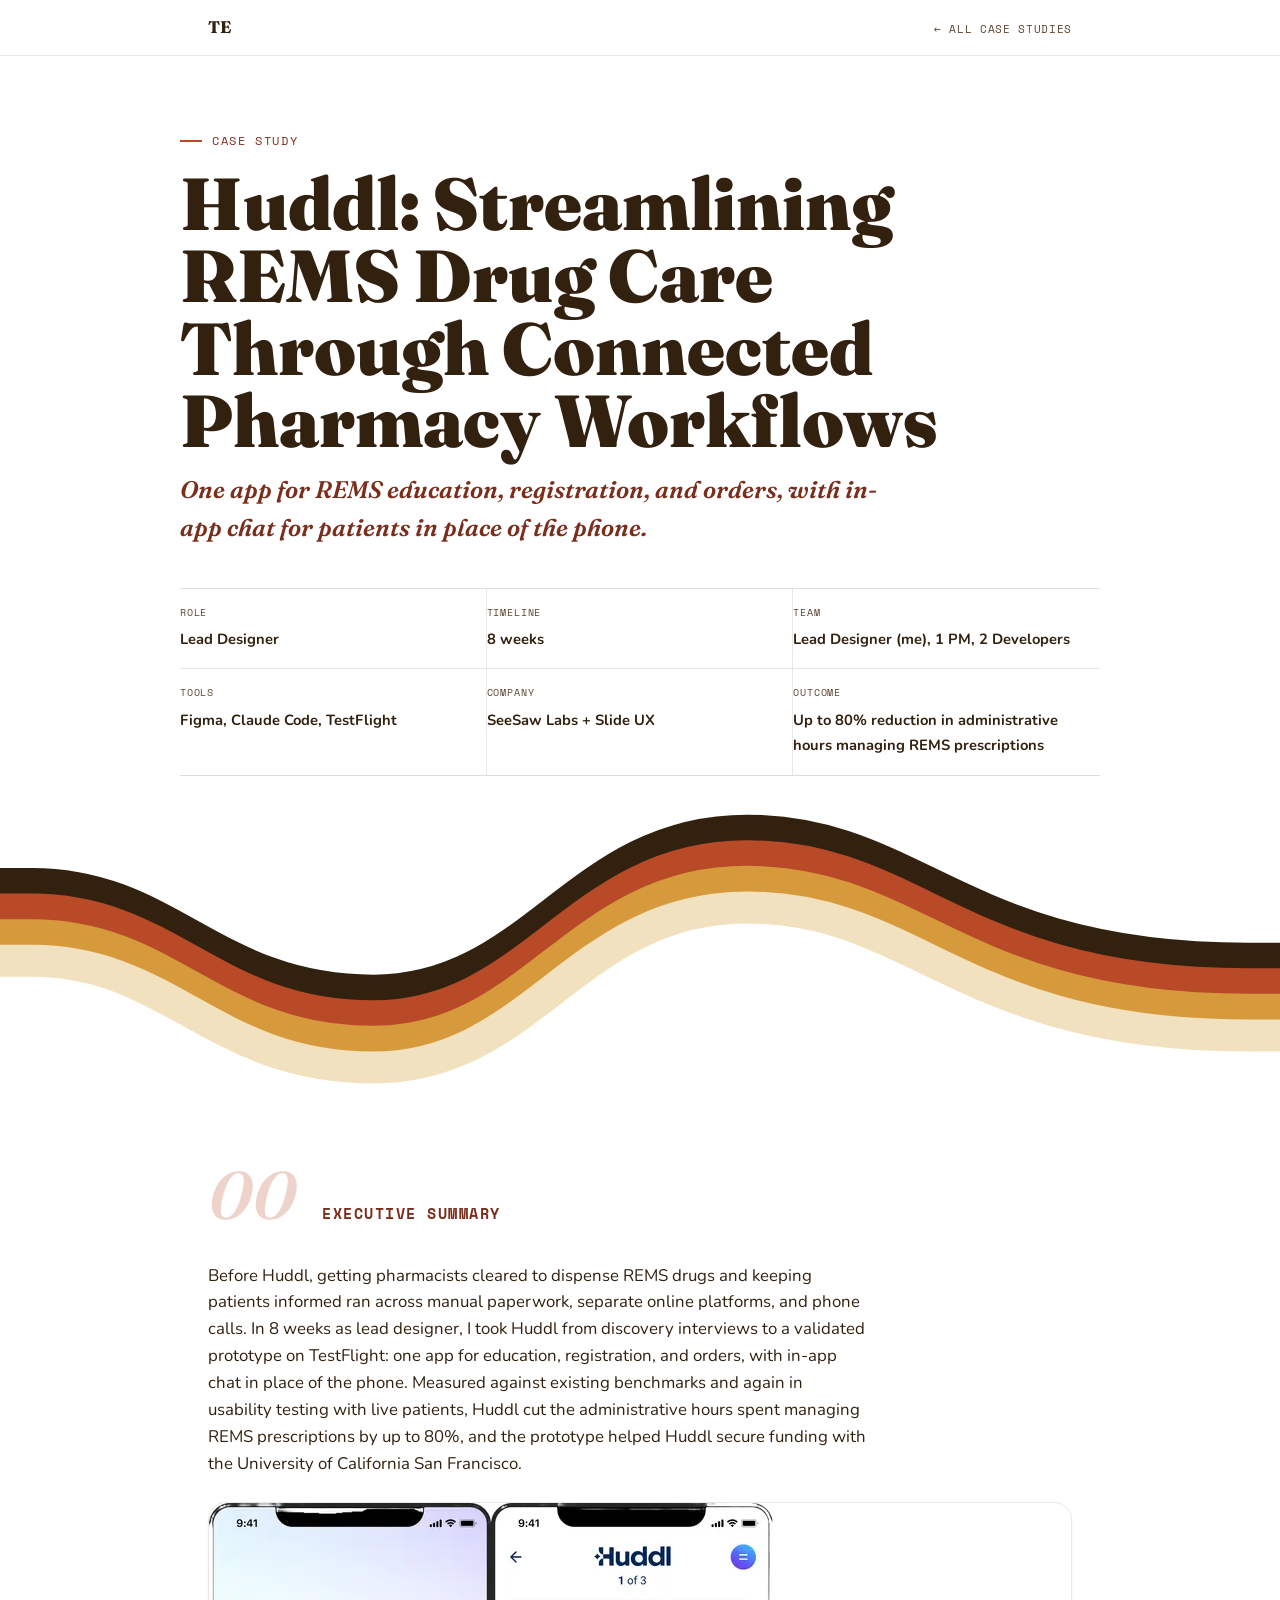
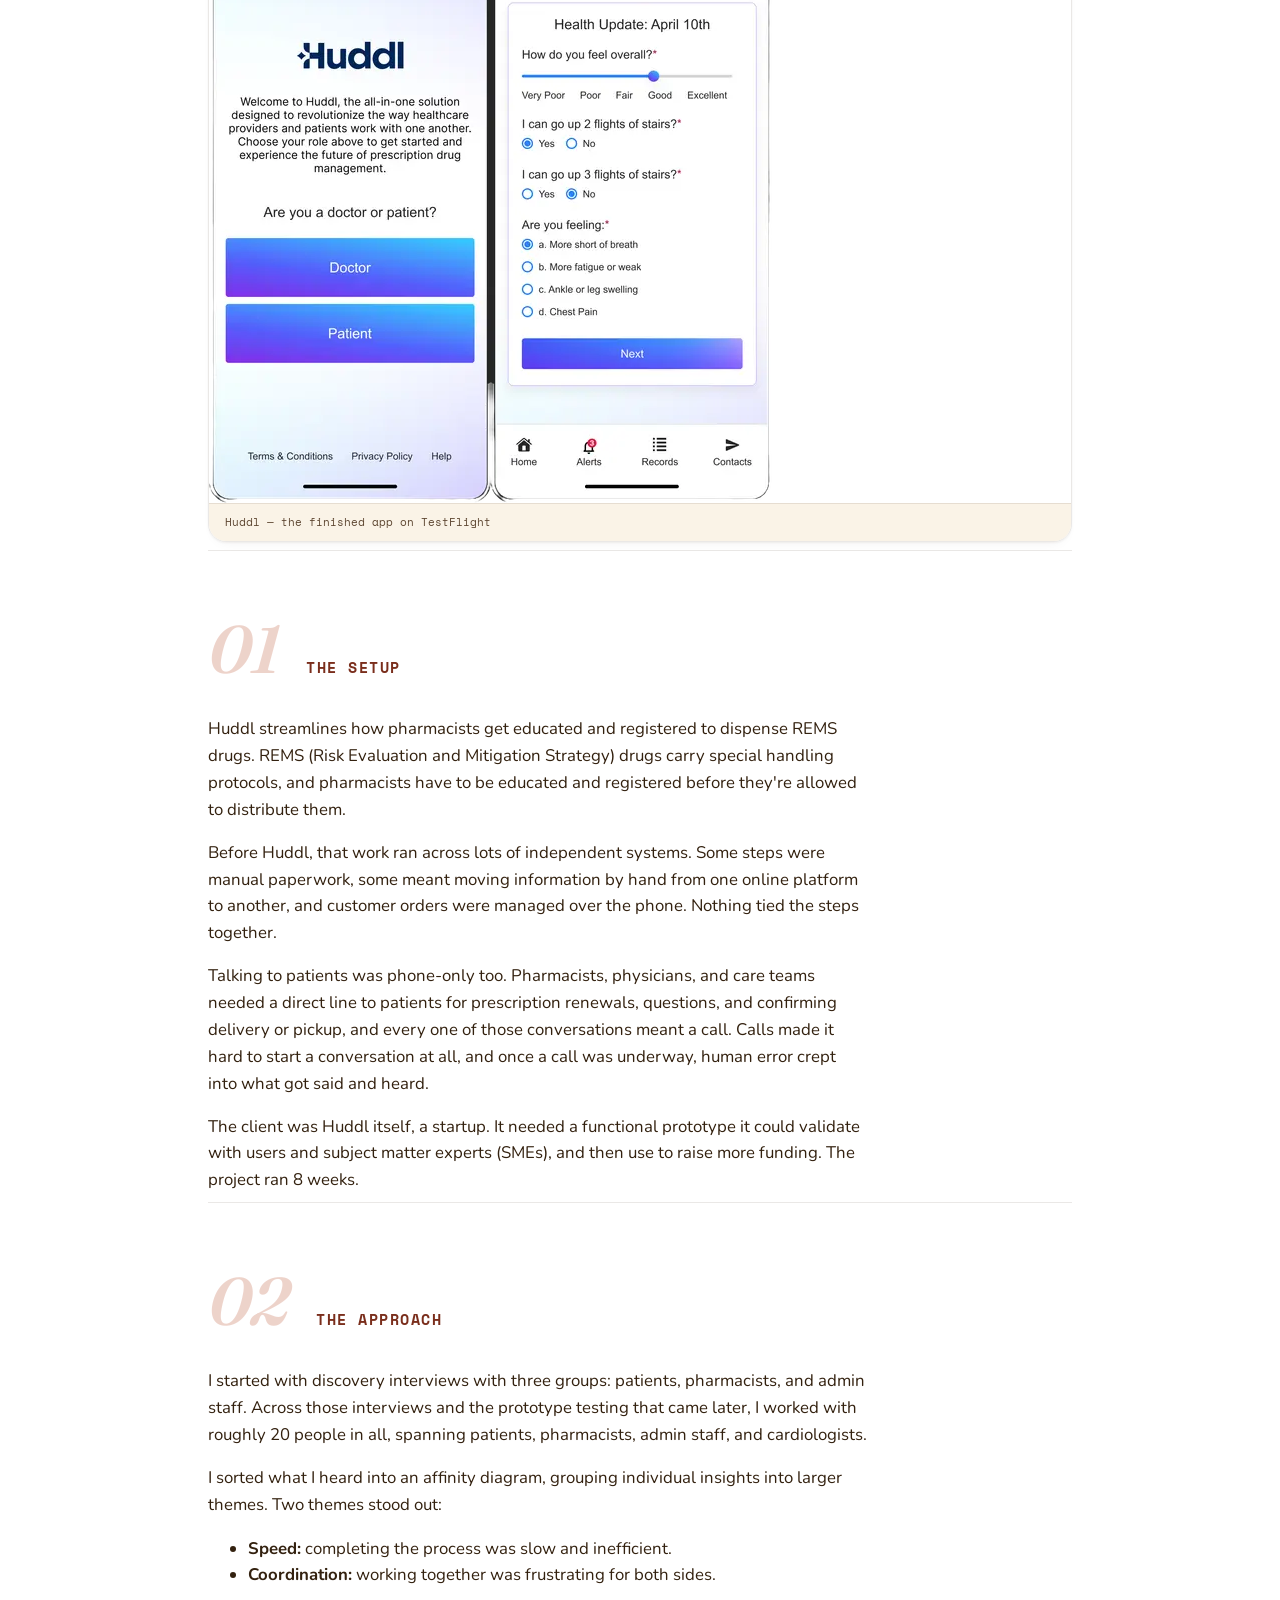
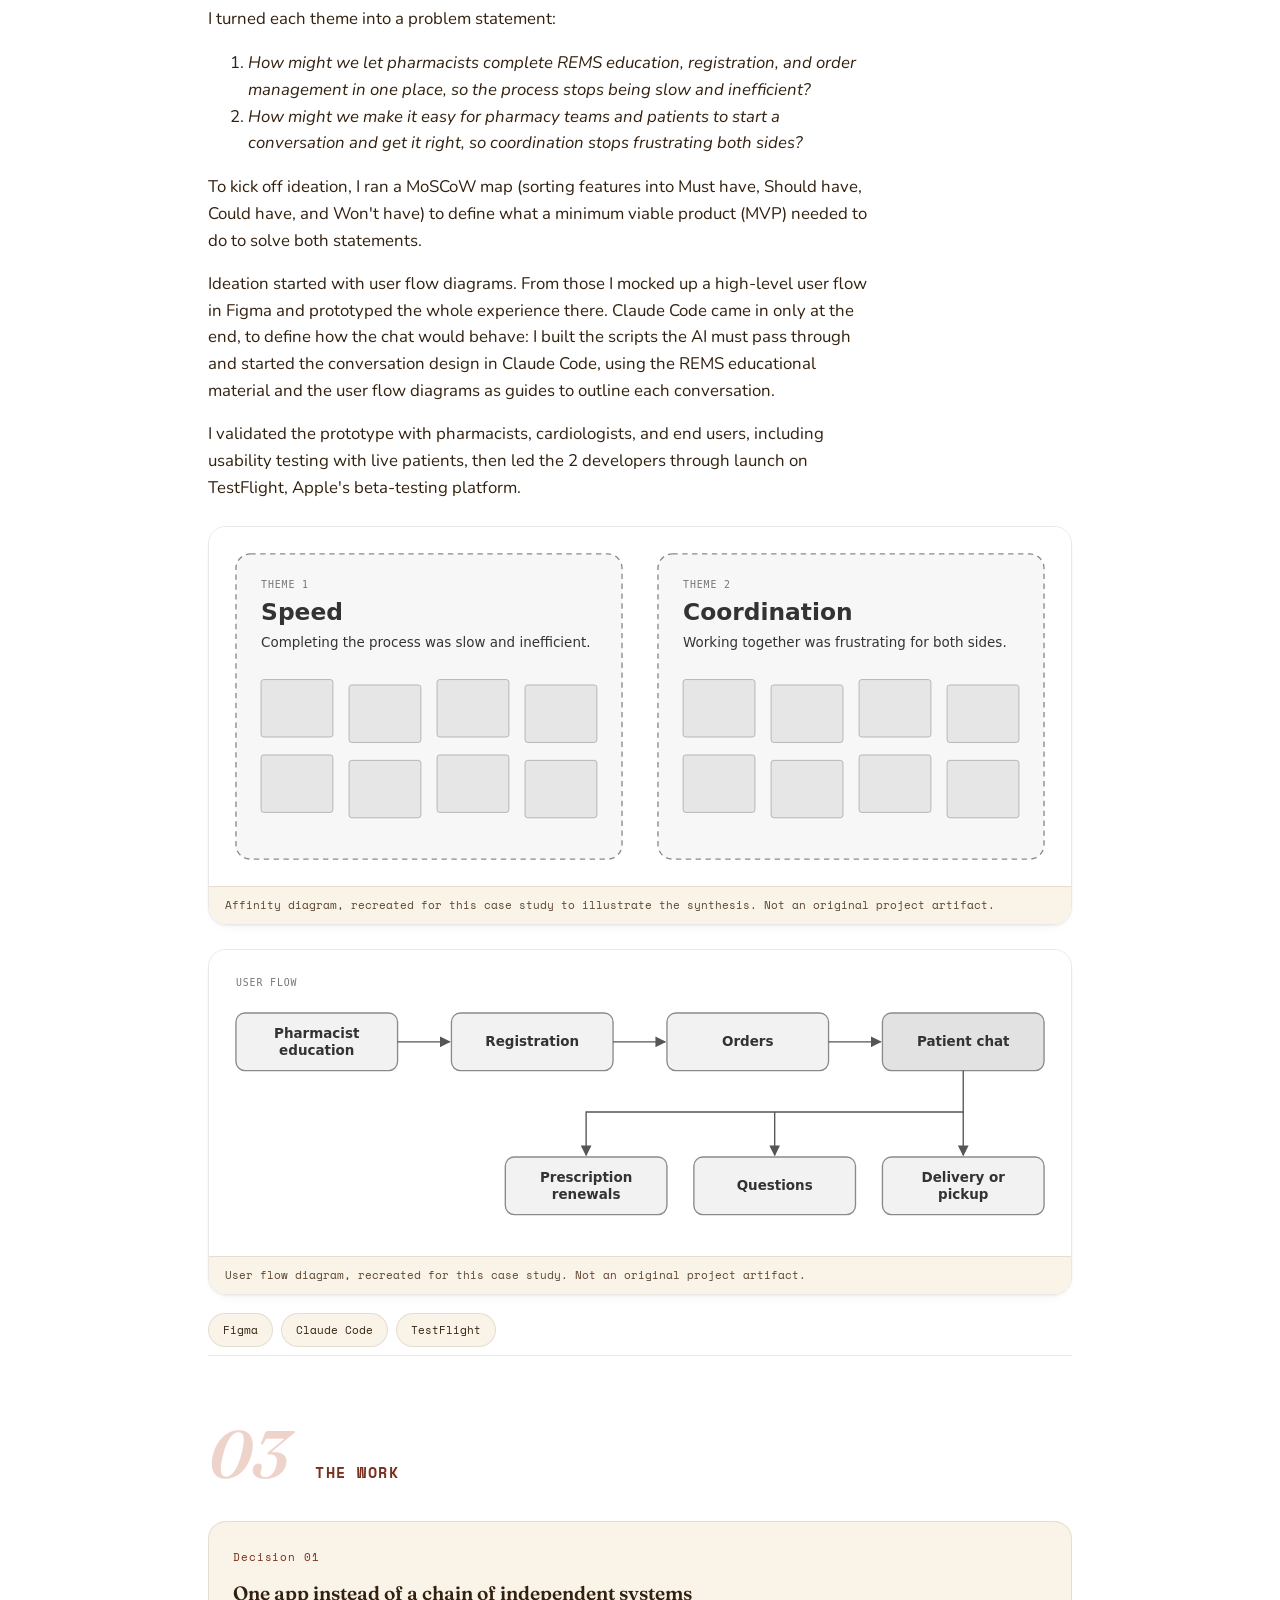
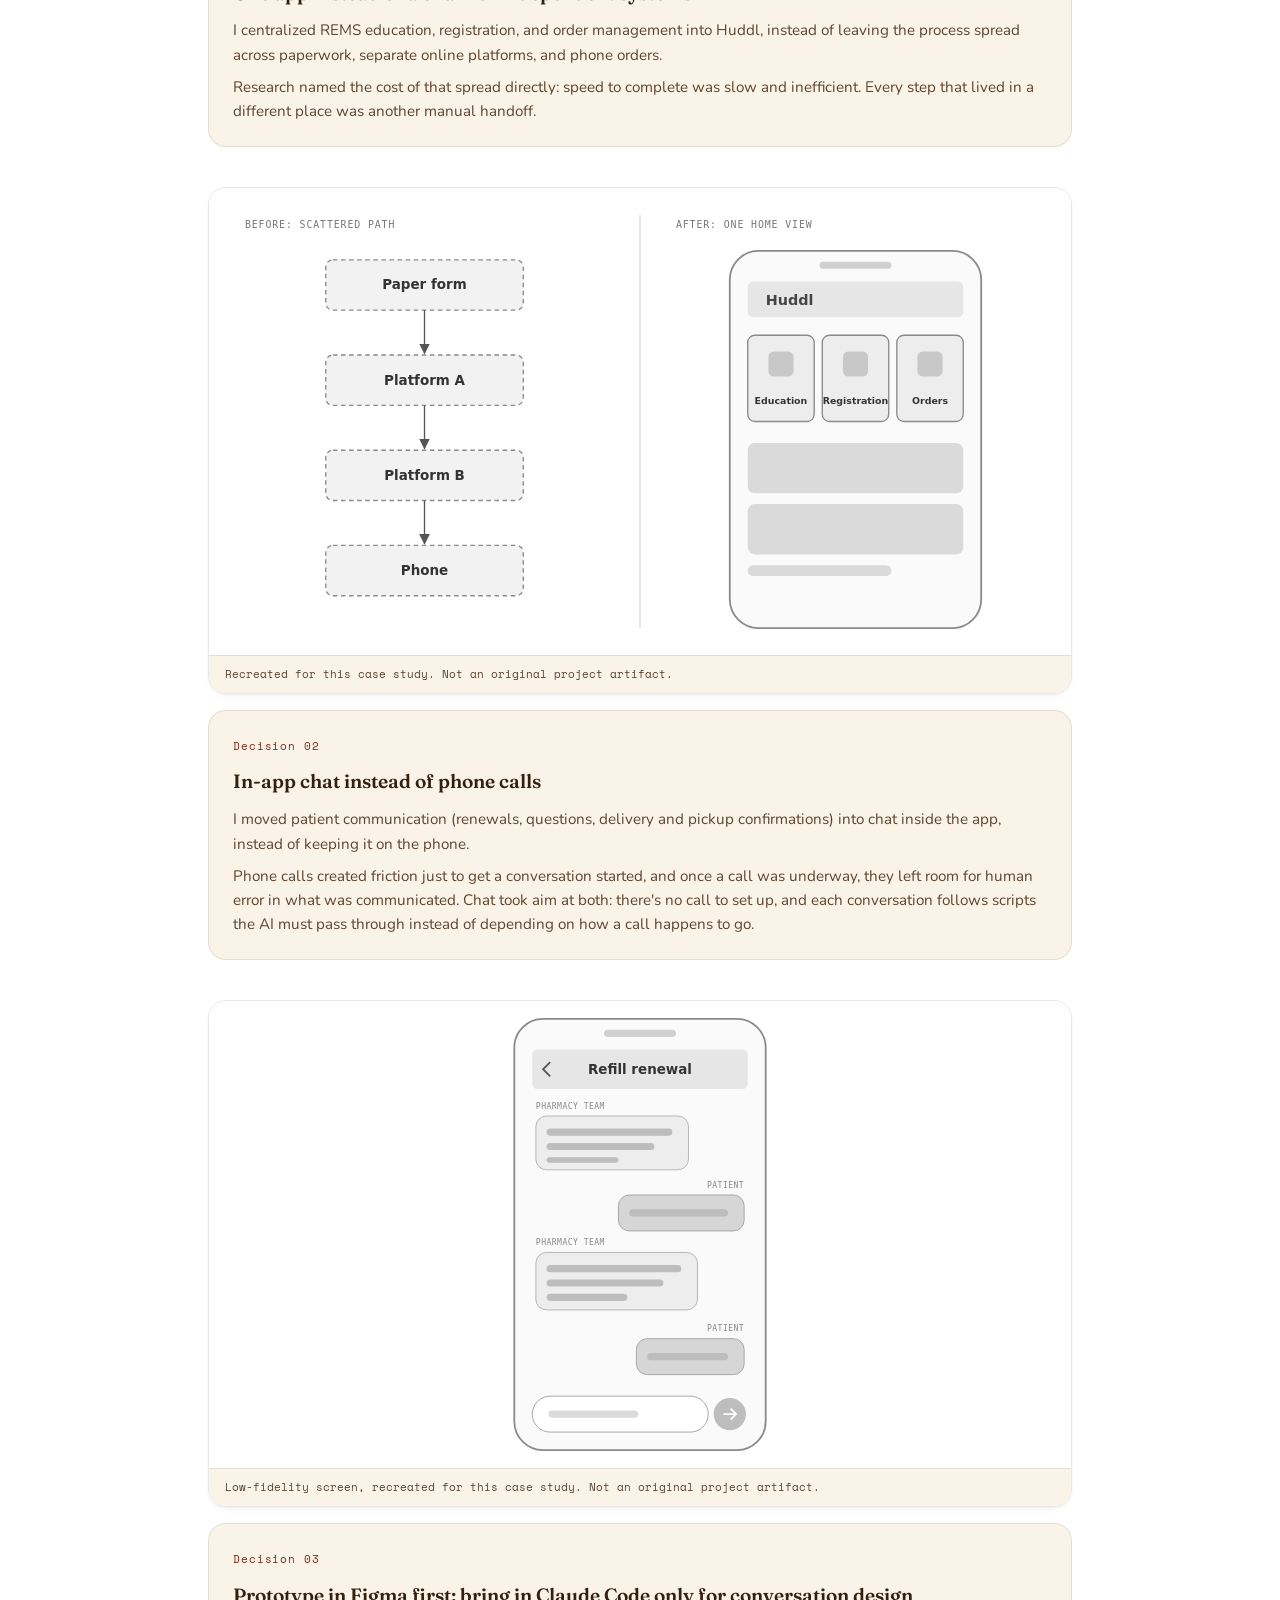
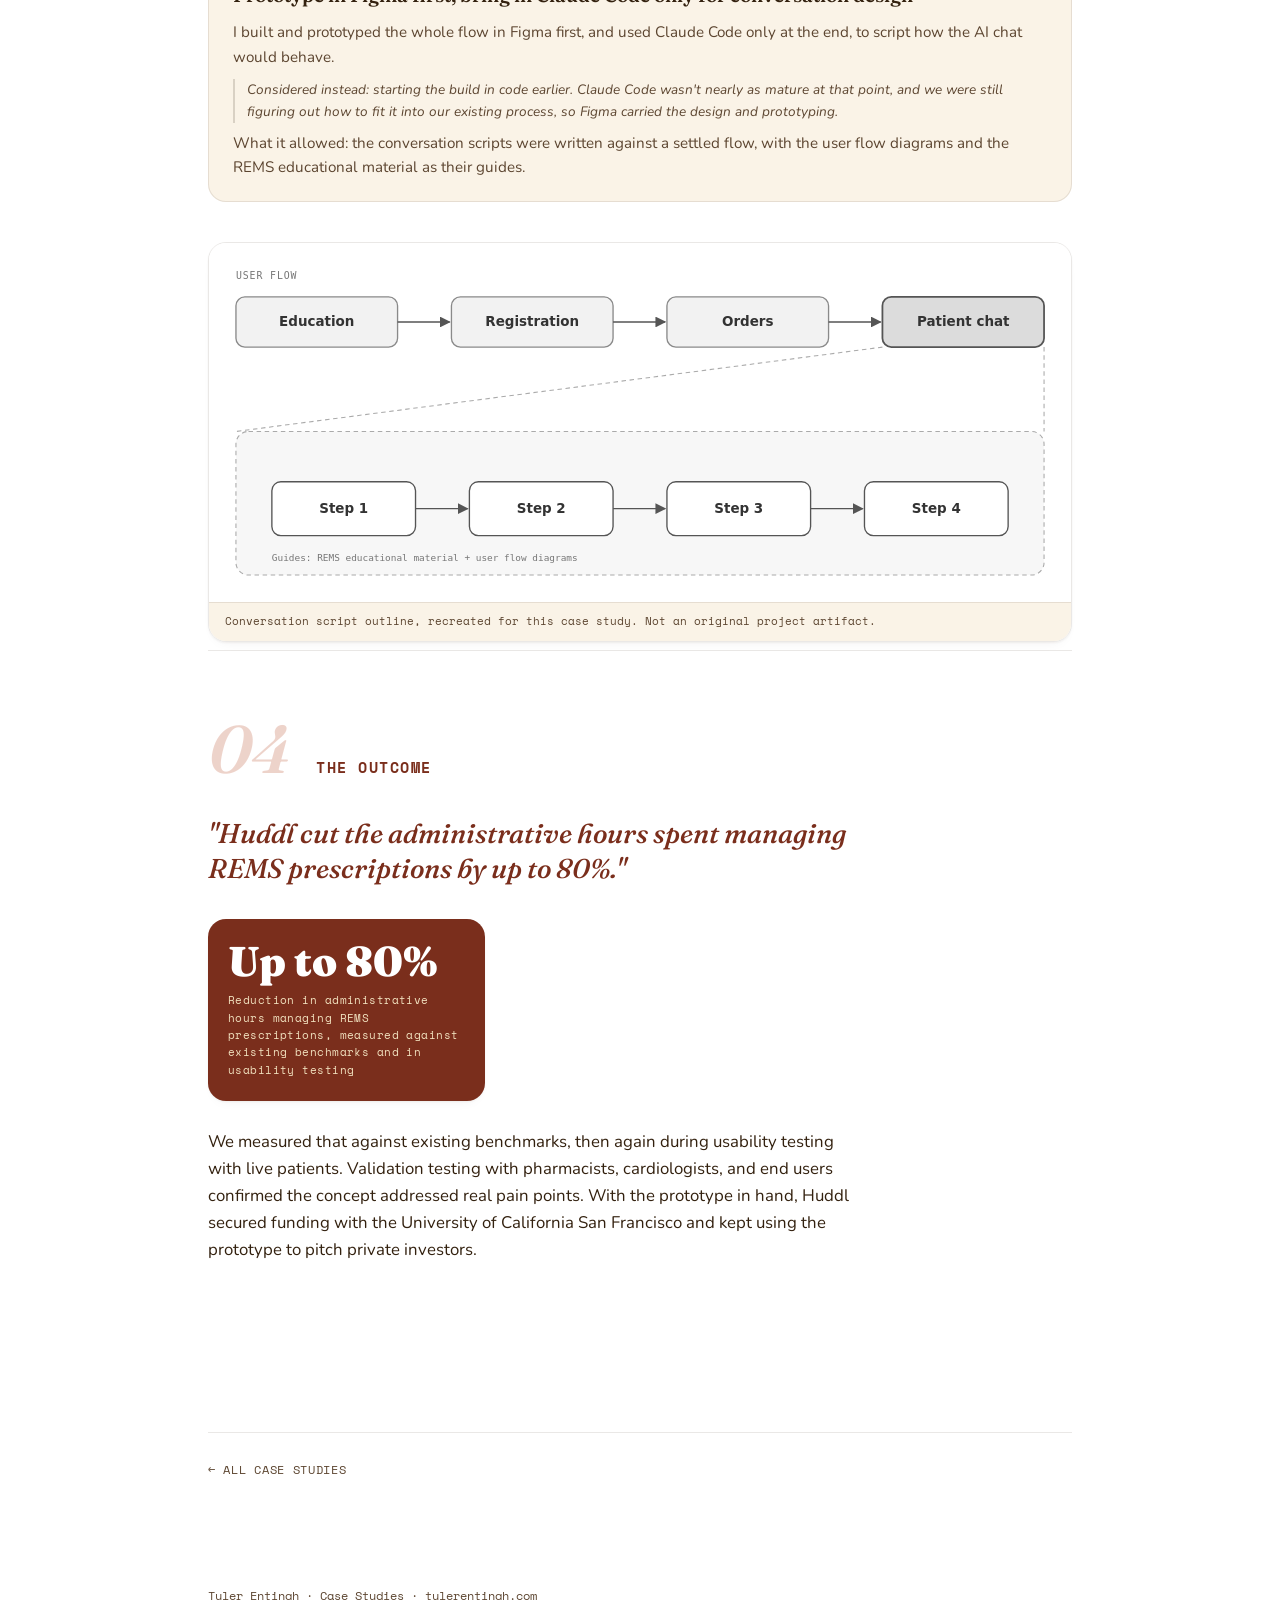
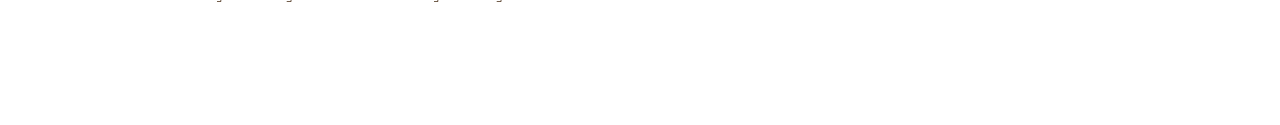
<file: case-studies/huddl/index.html>
<!doctype html>
<html lang="en">
<head>
<meta charset="UTF-8">
<meta name="viewport" content="width=device-width, initial-scale=1.0">
<title>Huddl: Streamlining REMS Drug Care Through Connected Pharmacy Workflows — Case Study — Tyler Entingh</title>
<link rel="preconnect" href="https://fonts.googleapis.com">
<link rel="preconnect" href="https://fonts.gstatic.com" crossorigin>
<link href="https://fonts.googleapis.com/css2?family=Fraunces:ital,opsz,wght@0,9..144,300..900;1,9..144,300..900&family=Nunito:wght@400;600;700;800&family=Space+Mono:wght@400;700&display=swap" rel="stylesheet">
<style>
  /*
    CASE STUDY PAGE TEMPLATE — Tyler Entingh
    Built from the "Entingh Brand Standards" system (same tokens, same
    component patterns: numbered plates, mono kickers, rounded cards,
    pill chips). Duplicate this file per case study; only the content
    inside <body> needs to change — the CSS is meant to stay identical
    across all 8 so the site reads as one system.

    Sections map 1:1 to case-study-guide.md:
      Cover        -> At-a-glance (role / timeline / team / tools)
      Plate 00     -> Executive Summary (write this LAST + final screenshot)
      Plate 01     -> The Setup (context & problem)
      Plate 02     -> The Approach (role & process)
      Plate 03     -> The Work (key decisions)
      Plate 04     -> The Outcome (impact)
      Plate 05     -> The Takeaway (optional)
      Footer nav   -> prev / next case study + back to index

    Section headers use the mono kicker only (no serif h2 below it) —
    keep it that way across all 8, one line of hierarchy per plate.
  */
  :root{
    --paper:      #FFFFFF;
    --paper-2:    #FAF3E7;
    --paper-3:    #F1E1BF;
    --ink:        #33210F;
    --ink-soft:   #5C4530;
    --rust:       #B84A28;
    --rust-dark:  #7A2E1C;
    --gold:       #D69A3C;
    --gold-dark:  #A6721F;
    --line:       rgba(51,33,15,.16);
    --line-soft:  rgba(51,33,15,.10);
    --shadow-sm:  0 1px 2px rgba(51,33,15,.05), 0 6px 16px -12px rgba(51,33,15,.16);

    --radius:     18px;
    --radius-sm:  10px;
    --radius-pill:999px;

    --f-display:  'Fraunces', 'Iowan Old Style', 'Palatino Linotype', Georgia, serif;
    --f-body:     'Nunito', 'Segoe UI', system-ui, sans-serif;
    --f-mono:     'Space Mono', 'SFMono-Regular', Consolas, monospace;
  }

  *{box-sizing:border-box;}
  html{-webkit-text-size-adjust:100%;}
  body{
    margin:0;
    background:var(--paper);
    color:var(--ink);
    font-family:var(--f-body);
    font-size:16px;
    line-height:1.6;
  }
  @media (prefers-reduced-motion: reduce){
    *{animation-duration:.001ms !important; transition-duration:.001ms !important;}
  }

  img{max-width:100%; display:block; border-radius:var(--radius);}
  h1,h2,h3,h4{text-wrap:balance; margin:0; font-weight:600;}
  p{margin:0;}
  ::selection{background:var(--rust); color:#fff;}
  a{color:var(--rust-dark);}

  .wrap{max-width:920px; margin:0 auto; padding:0 28px 120px;}

  /* ---------- top index bar ---------- */
  .indexbar{
    position:sticky; top:0; z-index:20;
    background:rgba(255,255,255,.92);
    -webkit-backdrop-filter:blur(6px); backdrop-filter:blur(6px);
    border-bottom:1px solid var(--line-soft);
  }
  .indexbar-inner{
    max-width:920px; margin:0 auto; padding:14px 28px;
    display:flex; align-items:baseline; justify-content:space-between;
    gap:16px; flex-wrap:wrap;
  }
  .indexbar-mark{font-family:var(--f-display); font-weight:700; font-size:1.05rem;}
  .indexbar-back{
    font-family:var(--f-mono); font-size:.7rem; letter-spacing:.06em;
    text-transform:uppercase; color:var(--ink-soft); text-decoration:none;
    border-bottom:1px solid transparent;
  }
  .indexbar-back:hover, .indexbar-back:focus-visible{color:var(--rust-dark); border-bottom-color:var(--rust);}
  a:focus-visible, button:focus-visible{outline:2px solid var(--rust-dark); outline-offset:3px;}

  /* ---------- cover ---------- */
  .cover{padding:76px 28px 0;}
  .cover-inner{max-width:920px; margin:0 auto;}
  .eyebrow{
    font-family:var(--f-mono); font-size:.72rem; letter-spacing:.14em;
    text-transform:uppercase; color:var(--rust-dark);
    display:flex; align-items:center; gap:10px;
  }
  .eyebrow::before{content:""; width:22px; height:2px; background:var(--rust); display:inline-block;}
  .cover h1{
    font-family:var(--f-display); font-weight:900;
    font-size:clamp(2.4rem, 7vw, 4.6rem);
    line-height:.98; margin-top:18px; color:var(--ink);
  }
  .cover .position{
    font-family:var(--f-display); font-style:italic; font-weight:600;
    font-size:clamp(1.1rem, 2.4vw, 1.5rem);
    color:var(--rust-dark); margin-top:14px; max-width:46ch;
  }

  /* at-a-glance meta strip */
  .meta-strip{
    margin-top:40px; display:grid; grid-template-columns:repeat(3,1fr); gap:0;
    border-top:1px solid var(--line); border-bottom:1px solid var(--line);
  }
  .meta-cell{padding:16px 20px 16px 0; border-right:1px solid var(--line-soft);}
  .meta-cell:nth-child(3n){border-right:none;}
  .meta-cell:nth-child(-n+3){border-bottom:1px solid var(--line-soft);}
  .meta-label{
    font-family:var(--f-mono); font-size:.64rem; letter-spacing:.08em;
    text-transform:uppercase; color:var(--ink-soft); display:block; margin-bottom:6px;
  }
  .meta-value{font-family:var(--f-body); font-weight:700; font-size:.92rem; color:var(--ink);}
  @media (max-width:700px){
    .meta-strip{grid-template-columns:repeat(2,1fr);}
    .meta-cell{border-bottom:1px solid var(--line-soft); padding:14px 16px 14px 0;}
    .meta-cell:nth-child(3n){border-right:1px solid var(--line-soft);}
    .meta-cell:nth-child(2n){border-right:none;}
  }

  .cover-wave{margin:28px -28px 0; width:calc(100% + 56px); line-height:0; overflow:hidden;}
  .cover-wave svg{display:block; width:100%; height:auto; overflow:hidden;}

  /* reusable image block — executive-summary screenshot, process visuals, etc. */
  .figure{margin-top:24px; border-radius:var(--radius); overflow:hidden; box-shadow:var(--shadow-sm); border:1px solid var(--line-soft);}
  .figure img{border-radius:0;}
  .figure .caption{
    font-family:var(--f-mono); font-size:.68rem; color:var(--ink-soft);
    padding:10px 16px; border-top:1px solid var(--line-soft); background:var(--paper-2);
  }

  /* ---------- plate scaffolding ---------- */
  .plate{padding:64px 0 8px; border-bottom:1px solid var(--line-soft); scroll-margin-top:80px;}
  .plate:last-of-type{border-bottom:none;}
  .plate-head{display:grid; grid-template-columns:auto 1fr; gap:20px 26px; align-items:baseline; margin-bottom:34px;}
  .plate-num{
    font-family:var(--f-display); font-weight:600; font-style:italic;
    font-size:clamp(2.6rem, 6vw, 4.2rem); color:var(--rust); opacity:.24; line-height:1;
  }
  .plate-title-group .kicker{
    font-family:var(--f-mono); font-weight:700; font-size:.95rem; letter-spacing:.1em;
    text-transform:uppercase; color:var(--rust-dark); display:block;
  }
  .plate-body{max-width:66ch; font-size:1.05rem; color:var(--ink);}
  .plate-body p{margin-bottom:16px;}
  .plate-body p:last-child{margin-bottom:0;}
  .plate-body strong{color:var(--ink);}

  .subhead{
    font-family:var(--f-mono); font-size:.72rem; letter-spacing:.1em;
    text-transform:uppercase; color:var(--ink-soft);
    border-top:1px solid var(--line-soft); padding-top:8px; margin:36px 0 16px;
  }
  .subhead:first-of-type{margin-top:0;}

  /* ---------- decision cards (Plate 03) ---------- */
  .decisions{display:flex; flex-direction:column; gap:16px;}
  .decision{
    background:var(--paper-2); border:1px solid var(--line-soft); border-radius:var(--radius);
    padding:22px 24px;
  }
  .decision-num{font-family:var(--f-mono); font-size:.7rem; color:var(--rust-dark); letter-spacing:.08em;}
  .decision h3{font-family:var(--f-display); font-size:1.2rem; font-weight:600; margin:8px 0 10px;}
  .decision p{color:var(--ink-soft); font-size:.95rem; margin-bottom:8px;}
  .decision p:last-child{margin-bottom:0;}
  .decision .alt{
    font-size:.85rem; color:var(--ink-soft); border-left:2px solid var(--line);
    padding-left:12px; margin-top:10px; font-style:italic;
  }

  /* ---------- outcome stat cards (Plate 04) ---------- */
  .statgrid{display:grid; grid-template-columns:repeat(3,1fr); gap:16px; margin-bottom:28px;}
  .stat{
    background:var(--rust-dark); color:#fff; border-radius:var(--radius);
    padding:22px 20px; box-shadow:var(--shadow-sm);
  }
  .stat .num{font-family:var(--f-display); font-weight:900; font-size:clamp(1.8rem,4vw,2.6rem); line-height:1;}
  .stat .lbl{font-family:var(--f-mono); font-size:.68rem; letter-spacing:.04em; color:var(--paper-3); margin-top:8px; display:block;}
  @media (max-width:700px){ .statgrid{grid-template-columns:1fr;} }

  /* pill tags — tools, skills */
  .pillrow{display:flex; flex-wrap:wrap; gap:8px; margin-top:18px;}
  .pill{
    font-family:var(--f-mono); font-size:.7rem; color:var(--ink);
    background:var(--paper-2); padding:7px 14px; border-radius:var(--radius-pill);
    border:1px solid var(--line-soft);
  }

  /* pull quote */
  .pullquote{
    font-family:var(--f-display); font-style:italic; font-weight:500;
    font-size:clamp(1.3rem, 2.6vw, 1.7rem); color:var(--rust-dark);
    max-width:36ch; margin:8px 0 32px; line-height:1.3;
  }

  .rulecard{
    border:1px solid var(--line-soft); background:var(--paper-2); border-radius:var(--radius);
    padding:22px 24px; margin-top:20px;
  }
  .rulecard .subhead{border-top:none; margin:0 0 10px; padding-top:0;}
  .rulecard p{color:var(--ink-soft); font-size:.95rem;}

  /* ---------- footer / prev-next nav ---------- */
  .colophon{
    padding:40px 0 0; margin-top:40px;
    font-family:var(--f-mono); font-size:.72rem; color:var(--ink-soft);
  }
  .nextnav{
    display:flex; justify-content:space-between; gap:16px; flex-wrap:wrap;
    padding:28px 0; border-top:1px solid var(--line-soft); margin-top:40px;
  }
  .nextnav a{
    font-family:var(--f-mono); font-size:.72rem; letter-spacing:.06em;
    text-transform:uppercase; text-decoration:none; color:var(--ink-soft);
  }
  .nextnav a:hover, .nextnav a:focus-visible{color:var(--rust-dark);}
  .nextnav .to{display:block; font-family:var(--f-display); font-style:italic; font-size:1.1rem; color:var(--ink); margin-top:6px; text-transform:none; letter-spacing:0;}
</style>
</head>
<body>

<div class="indexbar">
  <div class="indexbar-inner">
    <div class="indexbar-mark">TE</div>
    <a class="indexbar-back" href="/#work">← All case studies</a>
  </div>
</div>

<!-- ============ COVER / AT-A-GLANCE ============ -->
<header class="cover">
  <div class="cover-inner">
    <p class="eyebrow">Case Study</p>

    <h1>Huddl: Streamlining REMS Drug Care Through Connected Pharmacy Workflows</h1>

    <p class="position">One app for REMS education, registration, and orders, with in-app chat for patients in place of the phone.</p>

    <div class="meta-strip">
      <div class="meta-cell">
        <span class="meta-label">Role</span>
        <span class="meta-value">Lead Designer</span>
      </div>
      <div class="meta-cell">
        <span class="meta-label">Timeline</span>
        <span class="meta-value">8 weeks</span>
      </div>
      <div class="meta-cell">
        <span class="meta-label">Team</span>
        <span class="meta-value">Lead Designer (me), 1 PM, 2 Developers</span>
      </div>
      <div class="meta-cell">
        <span class="meta-label">Tools</span>
        <span class="meta-value">Figma, Claude Code, TestFlight</span>
      </div>
      <div class="meta-cell">
        <span class="meta-label">Company</span>
        <span class="meta-value">SeeSaw Labs + Slide UX</span>
      </div>
      <div class="meta-cell">
        <span class="meta-label">Outcome</span>
        <span class="meta-value">Up to 80% reduction in administrative hours managing REMS prescriptions</span>
      </div>
    </div>
  </div>

  <!-- Wave motif — signature graphic, use once per page. The final-state
       screenshot lives in Plate 00 below, not up here, so this motif is
       the only visual in the cover. -->
  <div class="cover-wave" aria-hidden="true">
    <svg viewBox="0 25 1200 275" preserveAspectRatio="none">
      <path d="M -160 100 L 30 100 C 160 100 200 200 350 200 C 500 200 540 50 700 50 C 860 50 900 170 1170 170 L 1380 170"
            fill="none" stroke="var(--ink)" stroke-width="30" stroke-linecap="butt"/>
      <path d="M -160 100 L 30 100 C 160 100 200 200 350 200 C 500 200 540 50 700 50 C 860 50 900 170 1170 170 L 1380 170"
            fill="none" stroke="var(--rust)" stroke-width="30" stroke-linecap="butt" transform="translate(0,24)"/>
      <path d="M -160 100 L 30 100 C 160 100 200 200 350 200 C 500 200 540 50 700 50 C 860 50 900 170 1170 170 L 1380 170"
            fill="none" stroke="var(--gold)" stroke-width="30" stroke-linecap="butt" transform="translate(0,48)"/>
      <path d="M -160 100 L 30 100 C 160 100 200 200 350 200 C 500 200 540 50 700 50 C 860 50 900 170 1170 170 L 1380 170"
            fill="none" stroke="var(--paper-3)" stroke-width="30" stroke-linecap="butt" transform="translate(0,72)"/>
    </svg>
  </div>
</header>

<main class="wrap">

  <!-- ============ 00 — EXECUTIVE SUMMARY ============ -->
  <section class="plate" id="summary">
    <div class="plate-head">
      <div class="plate-num">00</div>
      <div class="plate-title-group">
        <span class="kicker">Executive Summary</span>
      </div>
    </div>
    <div class="plate-body">
      <p>Before Huddl, getting pharmacists cleared to dispense REMS drugs and keeping patients informed ran across manual paperwork, separate online platforms, and phone calls. In 8 weeks as lead designer, I took Huddl from discovery interviews to a validated prototype on TestFlight: one app for education, registration, and orders, with in-app chat in place of the phone. Measured against existing benchmarks and again in usability testing with live patients, Huddl cut the administrative hours spent managing REMS prescriptions by up to 80%, and the prototype helped Huddl secure funding with the University of California San Francisco.</p>
    </div>

    <div class="figure">
      <img src="images/app%20hero.webp" alt="The finished Huddl app on TestFlight, shown on two phone screens: a welcome screen asking whether the user is a doctor or a patient, and a patient health-update questionnaire.">
      <div class="caption">Huddl — the finished app on TestFlight</div>
    </div>
  </section>

  <!-- ============ 01 — THE SETUP ============ -->
  <section class="plate" id="setup">
    <div class="plate-head">
      <div class="plate-num">01</div>
      <div class="plate-title-group">
        <span class="kicker">The Setup</span>
      </div>
    </div>
    <div class="plate-body">
      <p>Huddl streamlines how pharmacists get educated and registered to dispense REMS drugs. REMS (Risk Evaluation and Mitigation Strategy) drugs carry special handling protocols, and pharmacists have to be educated and registered before they're allowed to distribute them.</p>
      <p>Before Huddl, that work ran across lots of independent systems. Some steps were manual paperwork, some meant moving information by hand from one online platform to another, and customer orders were managed over the phone. Nothing tied the steps together.</p>
      <p>Talking to patients was phone-only too. Pharmacists, physicians, and care teams needed a direct line to patients for prescription renewals, questions, and confirming delivery or pickup, and every one of those conversations meant a call. Calls made it hard to start a conversation at all, and once a call was underway, human error crept into what got said and heard.</p>
      <p>The client was Huddl itself, a startup. It needed a functional prototype it could validate with users and subject matter experts (SMEs), and then use to raise more funding. The project ran 8 weeks.</p>
    </div>
  </section>

  <!-- ============ 02 — THE APPROACH ============ -->
  <section class="plate" id="approach">
    <div class="plate-head">
      <div class="plate-num">02</div>
      <div class="plate-title-group">
        <span class="kicker">The Approach</span>
      </div>
    </div>
    <div class="plate-body">
      <p>I started with discovery interviews with three groups: patients, pharmacists, and admin staff. Across those interviews and the prototype testing that came later, I worked with roughly 20 people in all, spanning patients, pharmacists, admin staff, and cardiologists.</p>
      <p>I sorted what I heard into an affinity diagram, grouping individual insights into larger themes. Two themes stood out:</p>
      <ul>
        <li><strong>Speed:</strong> completing the process was slow and inefficient.</li>
        <li><strong>Coordination:</strong> working together was frustrating for both sides.</li>
      </ul>
      <p>I turned each theme into a problem statement:</p>
      <ol>
        <li><em>How might we let pharmacists complete REMS education, registration, and order management in one place, so the process stops being slow and inefficient?</em></li>
        <li><em>How might we make it easy for pharmacy teams and patients to start a conversation and get it right, so coordination stops frustrating both sides?</em></li>
      </ol>
      <p>To kick off ideation, I ran a MoSCoW map (sorting features into Must have, Should have, Could have, and Won't have) to define what a minimum viable product (MVP) needed to do to solve both statements.</p>
      <p>Ideation started with user flow diagrams. From those I mocked up a high-level user flow in Figma and prototyped the whole experience there. Claude Code came in only at the end, to define how the chat would behave: I built the scripts the AI must pass through and started the conversation design in Claude Code, using the REMS educational material and the user flow diagrams as guides to outline each conversation.</p>
      <p>I validated the prototype with pharmacists, cardiologists, and end users, including usability testing with live patients, then led the 2 developers through launch on TestFlight, Apple's beta-testing platform.</p>
    </div>

    <div class="figure">
      <img src="images/affinity-themes.svg" alt="Recreated affinity diagram: two dashed clusters of blank sticky notes, labeled Speed (completing the process was slow and inefficient) and Coordination (working together was frustrating for both sides).">
      <div class="caption">Affinity diagram, recreated for this case study to illustrate the synthesis. Not an original project artifact.</div>
    </div>

    <div class="figure">
      <img src="images/user-flow.svg" alt="Recreated user flow diagram: pharmacist education, then registration, then orders, then patient chat, which branches into prescription renewals, questions, and delivery or pickup.">
      <div class="caption">User flow diagram, recreated for this case study. Not an original project artifact.</div>
    </div>

    <div class="pillrow">
      <span class="pill">Figma</span>
      <span class="pill">Claude Code</span>
      <span class="pill">TestFlight</span>
    </div>
  </section>

  <!-- ============ 03 — THE WORK (key decisions) ============ -->
  <section class="plate" id="work">
    <div class="plate-head">
      <div class="plate-num">03</div>
      <div class="plate-title-group">
        <span class="kicker">The Work</span>
      </div>
    </div>
    <div class="decisions">
      <div class="decision">
        <span class="decision-num">Decision 01</span>
        <h3>One app instead of a chain of independent systems</h3>
        <p>I centralized REMS education, registration, and order management into Huddl, instead of leaving the process spread across paperwork, separate online platforms, and phone orders.</p>
        <p>Research named the cost of that spread directly: speed to complete was slow and inefficient. Every step that lived in a different place was another manual handoff.</p>
      </div>

      <div class="figure">
        <img src="images/lofi-home.svg" alt="Recreated low-fidelity comparison: on the left, the old scattered path from paper form to platform A to platform B to phone; on the right, a grayscale phone wireframe of one Huddl home view with Education, Registration, and Orders tiles side by side.">
        <div class="caption">Recreated for this case study. Not an original project artifact.</div>
      </div>

      <div class="decision">
        <span class="decision-num">Decision 02</span>
        <h3>In-app chat instead of phone calls</h3>
        <p>I moved patient communication (renewals, questions, delivery and pickup confirmations) into chat inside the app, instead of keeping it on the phone.</p>
        <p>Phone calls created friction just to get a conversation started, and once a call was underway, they left room for human error in what was communicated. Chat took aim at both: there's no call to set up, and each conversation follows scripts the AI must pass through instead of depending on how a call happens to go.</p>
      </div>

      <div class="figure">
        <img src="images/lofi-chat.svg" alt="Recreated low-fidelity chat screen titled Refill renewal, with alternating message bubbles from the pharmacy team and the patient shown as grey placeholder bars, and a message input at the bottom.">
        <div class="caption">Low-fidelity screen, recreated for this case study. Not an original project artifact.</div>
      </div>

      <div class="decision">
        <span class="decision-num">Decision 03</span>
        <h3>Prototype in Figma first; bring in Claude Code only for conversation design</h3>
        <p>I built and prototyped the whole flow in Figma first, and used Claude Code only at the end, to script how the AI chat would behave.</p>
        <p class="alt">Considered instead: starting the build in code earlier. Claude Code wasn't nearly as mature at that point, and we were still figuring out how to fit it into our existing process, so Figma carried the design and prototyping.</p>
        <p>What it allowed: the conversation scripts were written against a settled flow, with the user flow diagrams and the REMS educational material as their guides.</p>
      </div>

      <div class="figure">
        <img src="images/conversation-script.svg" alt="Recreated conversation script outline: the user flow (education, registration, orders, patient chat) with the patient chat stage expanded into a scripted path of Step 1 through Step 4 that the AI must pass through, guided by the REMS educational material and the user flow diagrams.">
        <div class="caption">Conversation script outline, recreated for this case study. Not an original project artifact.</div>
      </div>
    </div>
  </section>

  <!-- ============ 04 — THE OUTCOME ============ -->
  <section class="plate" id="outcome">
    <div class="plate-head">
      <div class="plate-num">04</div>
      <div class="plate-title-group">
        <span class="kicker">The Outcome</span>
      </div>
    </div>

    <p class="pullquote">"Huddl cut the administrative hours spent managing REMS prescriptions by up to 80%."</p>

    <div class="statgrid">
      <div class="stat">
        <span class="num">Up to 80%</span>
        <span class="lbl">Reduction in administrative hours managing REMS prescriptions, measured against existing benchmarks and in usability testing</span>
      </div>
    </div>

    <div class="plate-body">
      <p>We measured that against existing benchmarks, then again during usability testing with live patients. Validation testing with pharmacists, cardiologists, and end users confirmed the concept addressed real pain points. With the prototype in hand, Huddl secured funding with the University of California San Francisco and kept using the prototype to pitch private investors.</p>
    </div>
  </section>

</main>

<!-- ============ PREV / NEXT + BACK ============ -->
<!-- Mirrors rendevor/index.html: a single back-link for now. Restore the
     two-link prev/next pattern from case-study-template.html once the
     case studies link to each other. -->
<div class="wrap">
  <div class="nextnav">
    <a href="/#work">← All case studies</a>
  </div>
  <div class="colophon">
    <span>Tyler Entingh · Case Studies · tylerentingh.com</span>
  </div>
</div>

</body>
</html>
</file>
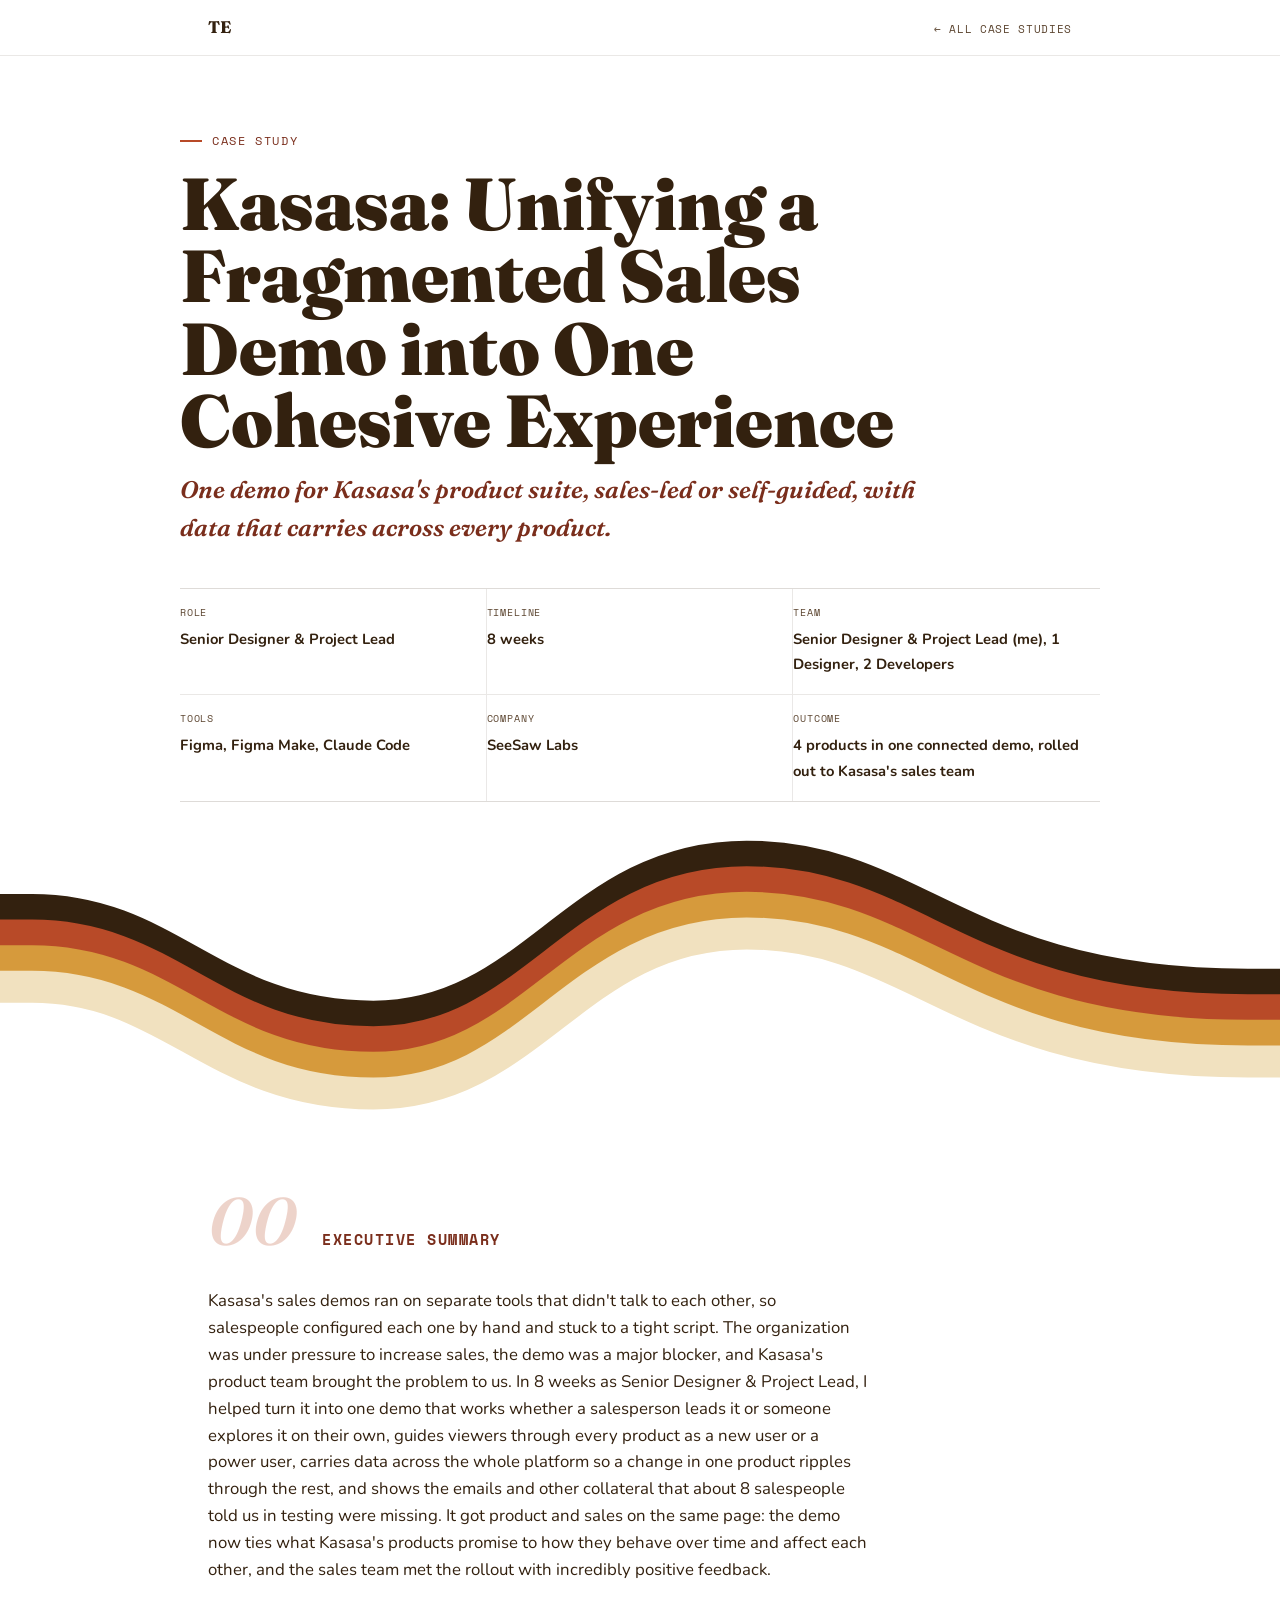
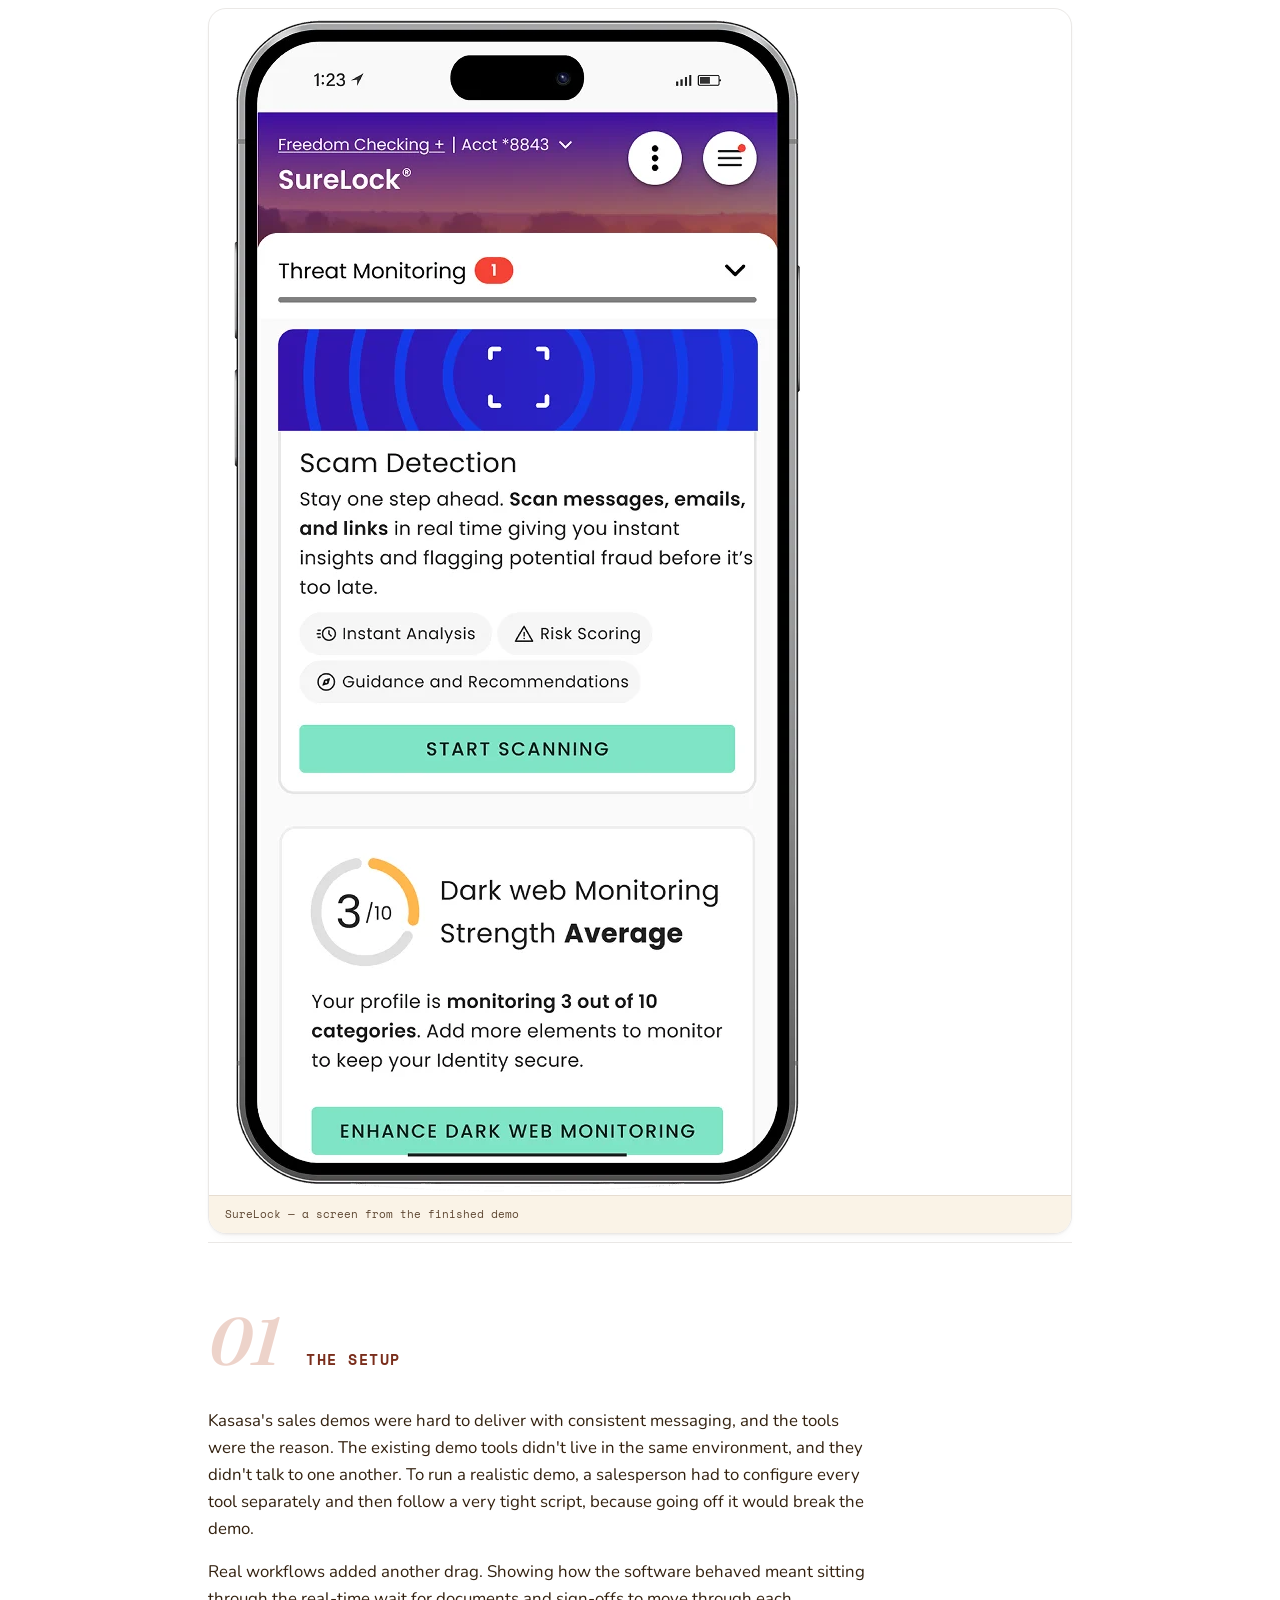
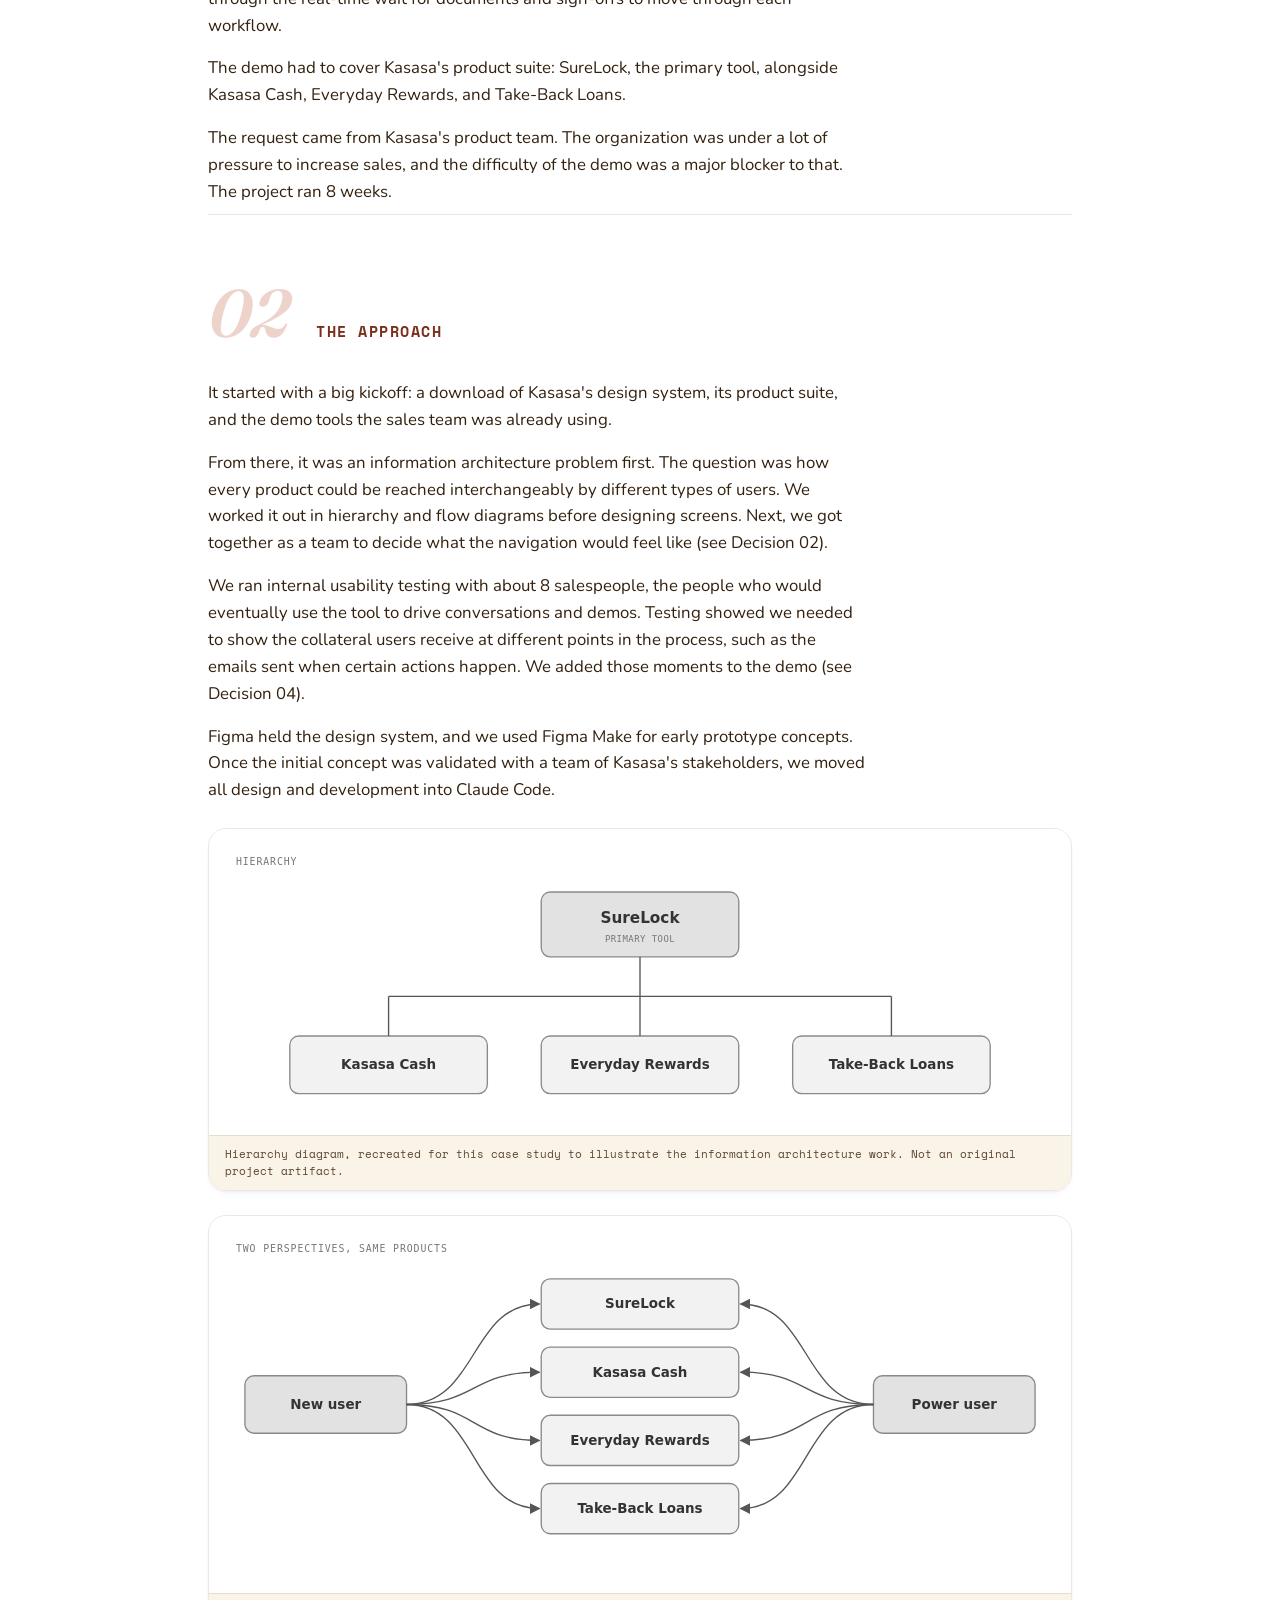
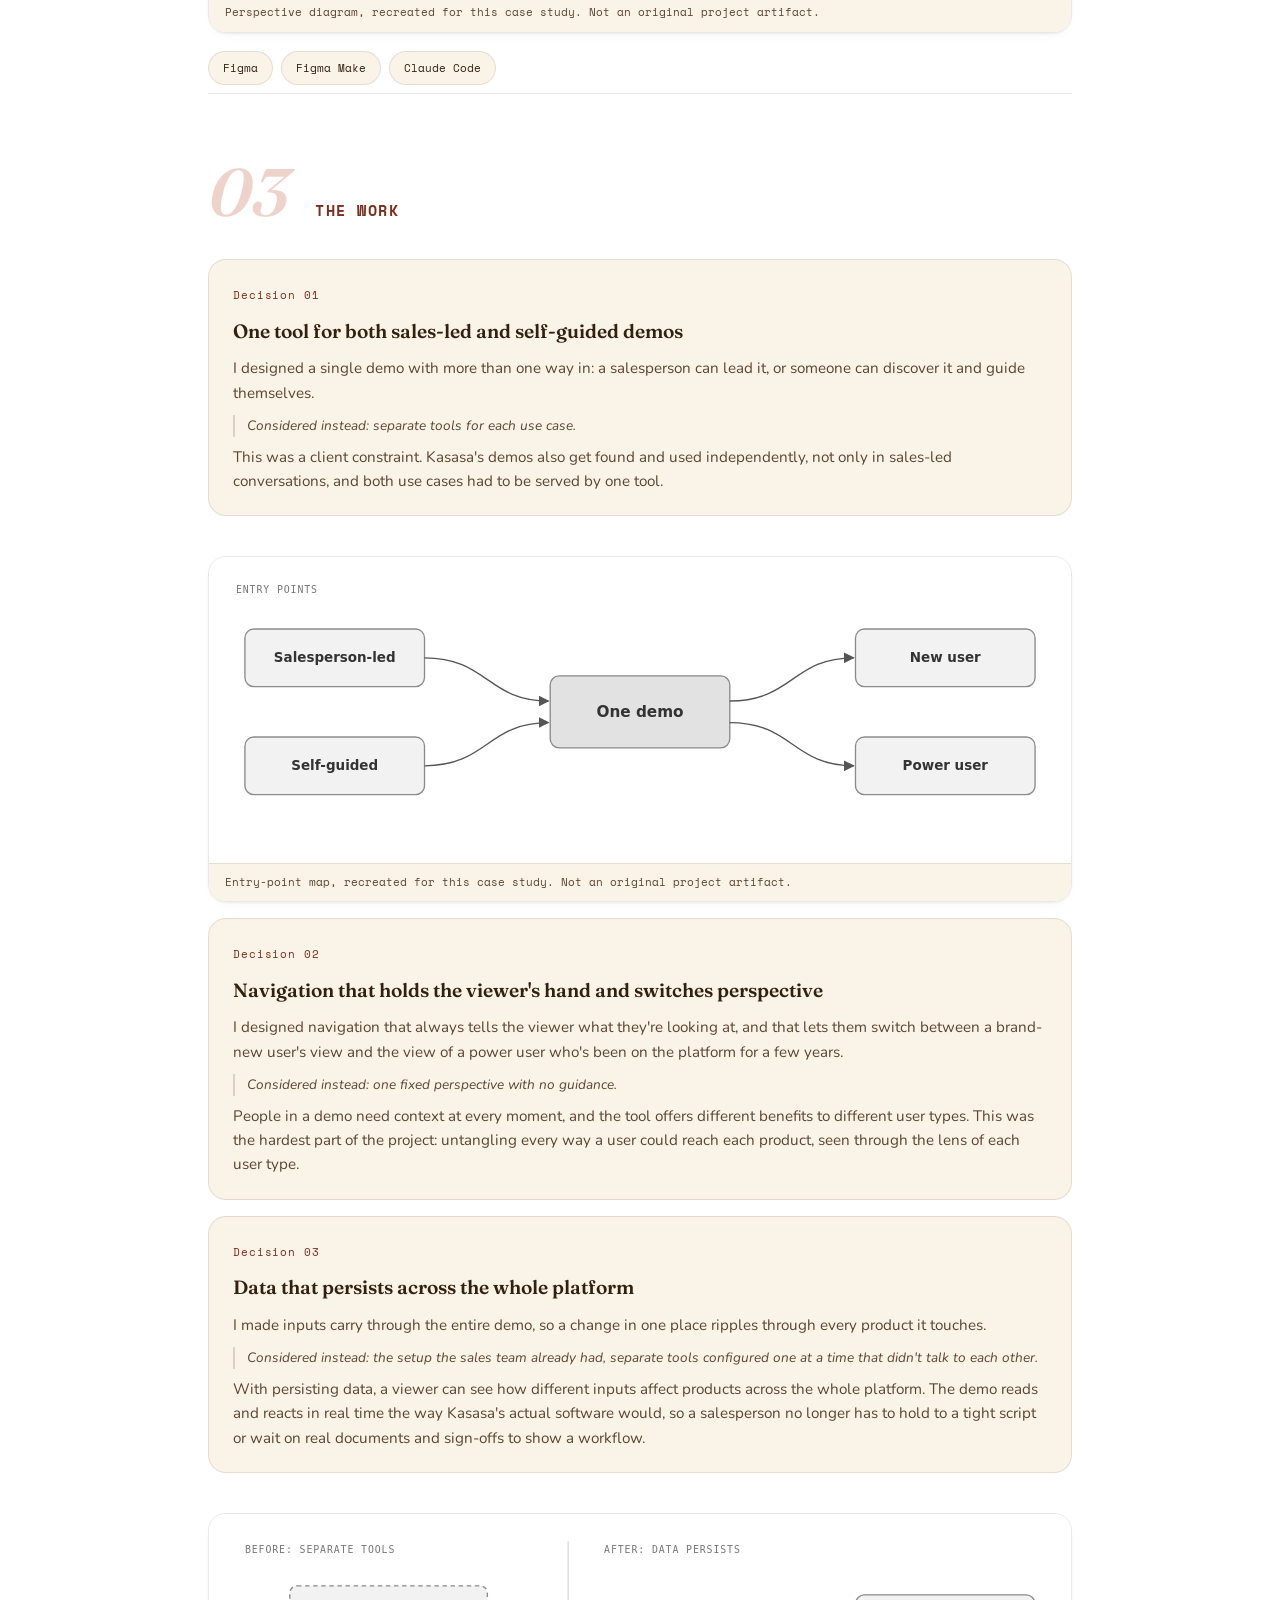
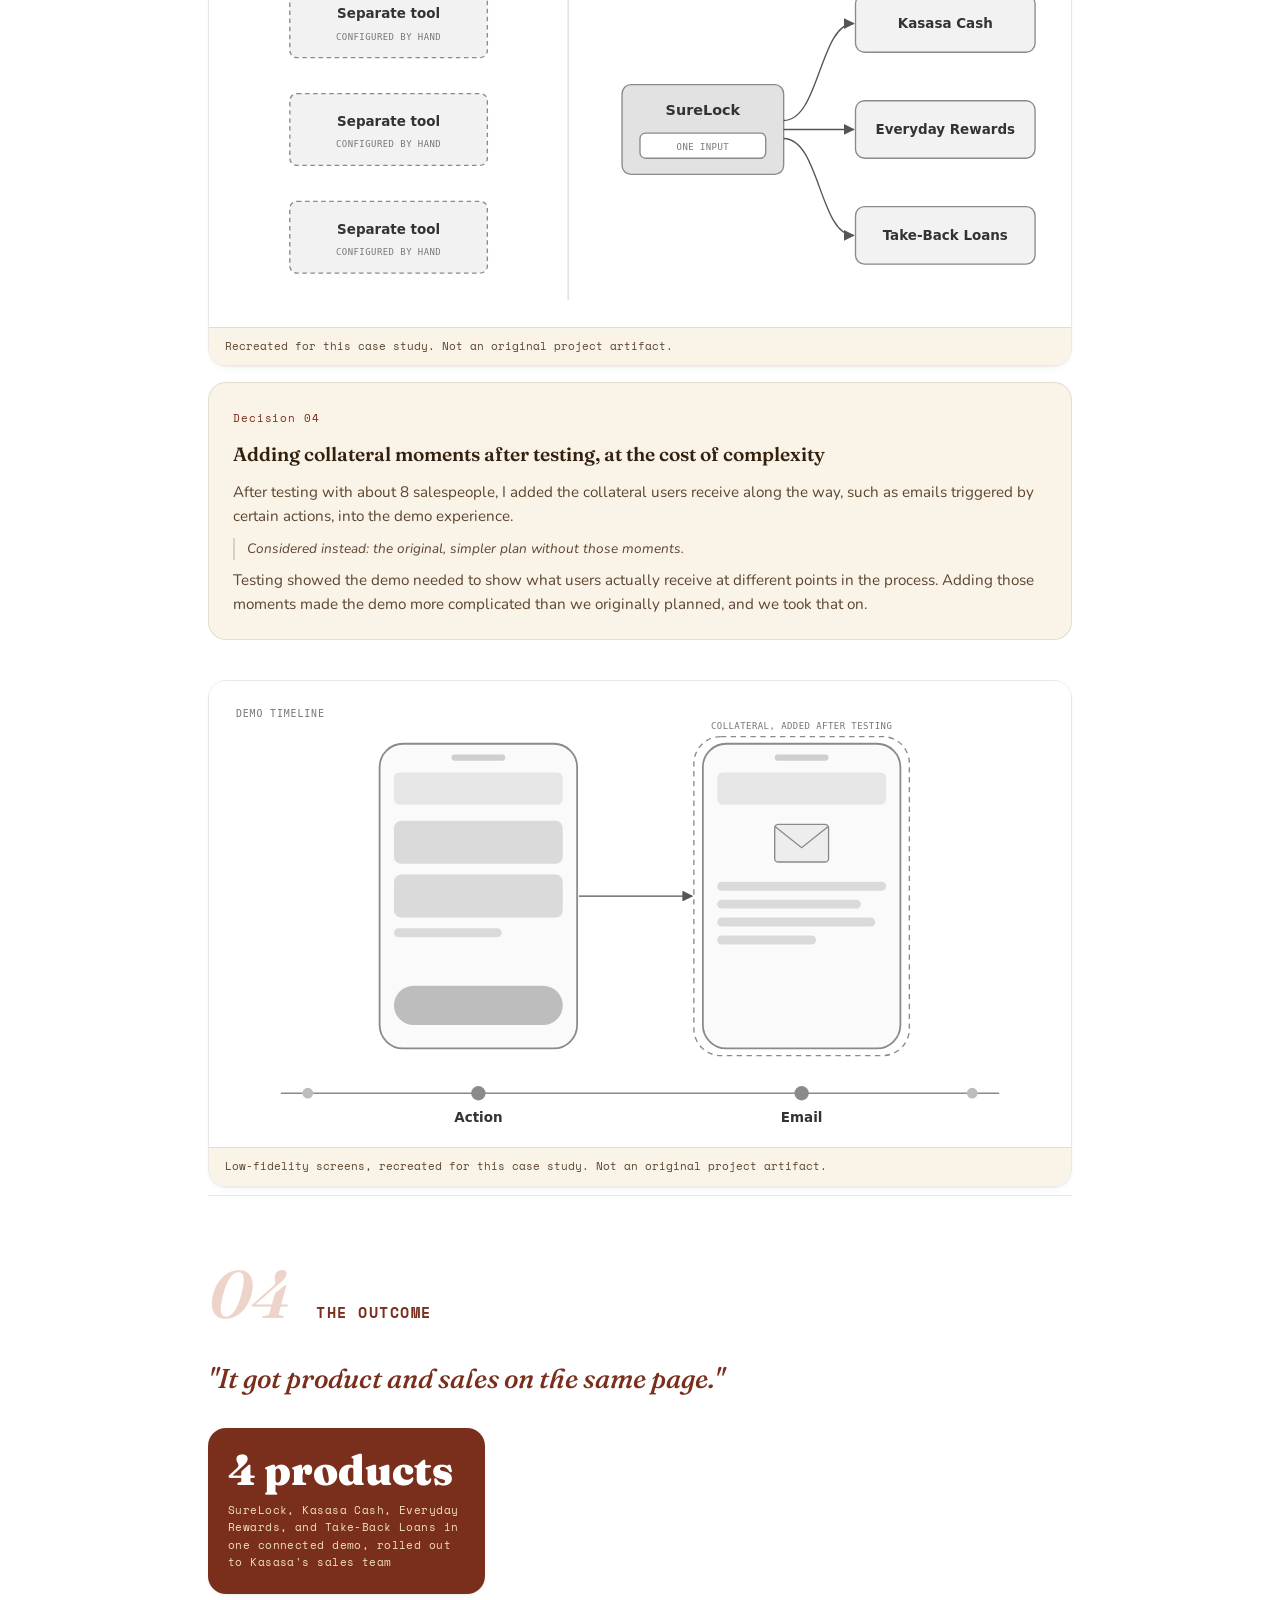
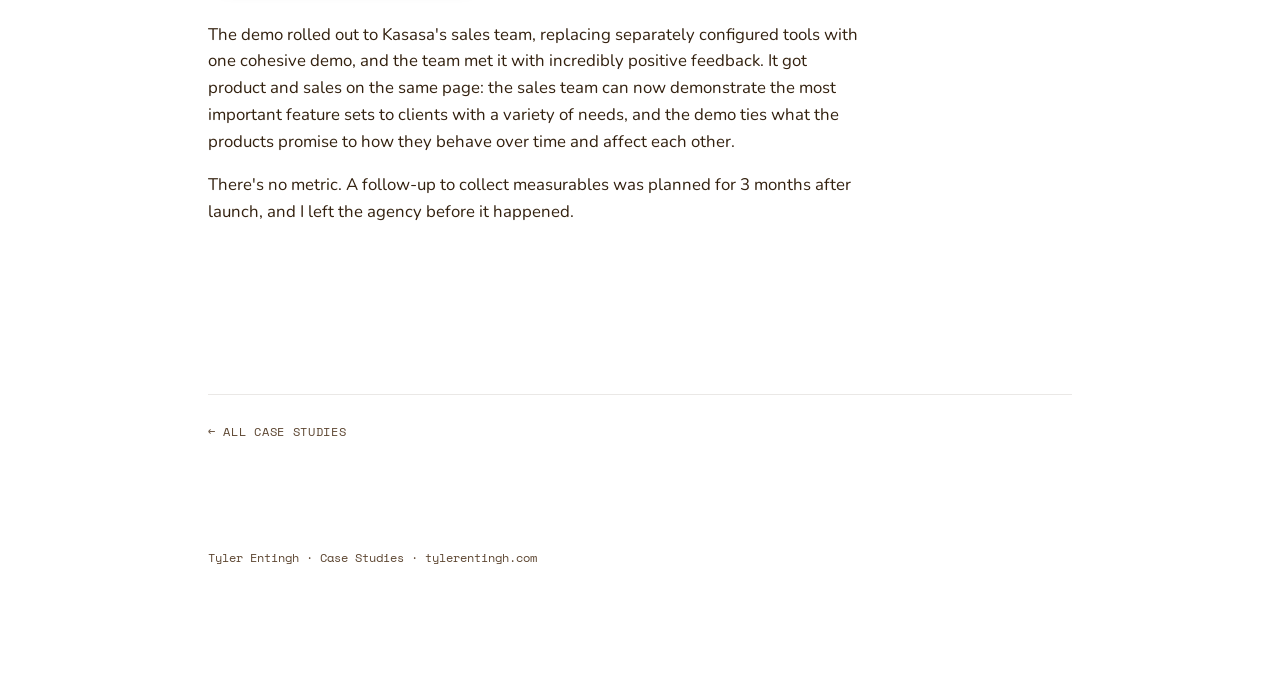
<file: case-studies/kasasa/index.html>
<!doctype html>
<html lang="en">
<head>
<meta charset="UTF-8">
<meta name="viewport" content="width=device-width, initial-scale=1.0">
<title>Kasasa: Unifying a Fragmented Sales Demo into One Cohesive Experience — Case Study — Tyler Entingh</title>
<link rel="preconnect" href="https://fonts.googleapis.com">
<link rel="preconnect" href="https://fonts.gstatic.com" crossorigin>
<link href="https://fonts.googleapis.com/css2?family=Fraunces:ital,opsz,wght@0,9..144,300..900;1,9..144,300..900&family=Nunito:wght@400;600;700;800&family=Space+Mono:wght@400;700&display=swap" rel="stylesheet">
<style>
  /*
    CASE STUDY PAGE TEMPLATE — Tyler Entingh
    Built from the "Entingh Brand Standards" system (same tokens, same
    component patterns: numbered plates, mono kickers, rounded cards,
    pill chips). Duplicate this file per case study; only the content
    inside <body> needs to change — the CSS is meant to stay identical
    across all 8 so the site reads as one system.

    Sections map 1:1 to case-study-guide.md:
      Cover        -> At-a-glance (role / timeline / team / tools)
      Plate 00     -> Executive Summary (write this LAST + final screenshot)
      Plate 01     -> The Setup (context & problem)
      Plate 02     -> The Approach (role & process)
      Plate 03     -> The Work (key decisions)
      Plate 04     -> The Outcome (impact)
      Plate 05     -> The Takeaway (optional)
      Footer nav   -> prev / next case study + back to index

    Section headers use the mono kicker only (no serif h2 below it) —
    keep it that way across all 8, one line of hierarchy per plate.
  */
  :root{
    --paper:      #FFFFFF;
    --paper-2:    #FAF3E7;
    --paper-3:    #F1E1BF;
    --ink:        #33210F;
    --ink-soft:   #5C4530;
    --rust:       #B84A28;
    --rust-dark:  #7A2E1C;
    --gold:       #D69A3C;
    --gold-dark:  #A6721F;
    --line:       rgba(51,33,15,.16);
    --line-soft:  rgba(51,33,15,.10);
    --shadow-sm:  0 1px 2px rgba(51,33,15,.05), 0 6px 16px -12px rgba(51,33,15,.16);

    --radius:     18px;
    --radius-sm:  10px;
    --radius-pill:999px;

    --f-display:  'Fraunces', 'Iowan Old Style', 'Palatino Linotype', Georgia, serif;
    --f-body:     'Nunito', 'Segoe UI', system-ui, sans-serif;
    --f-mono:     'Space Mono', 'SFMono-Regular', Consolas, monospace;
  }

  *{box-sizing:border-box;}
  html{-webkit-text-size-adjust:100%;}
  body{
    margin:0;
    background:var(--paper);
    color:var(--ink);
    font-family:var(--f-body);
    font-size:16px;
    line-height:1.6;
  }
  @media (prefers-reduced-motion: reduce){
    *{animation-duration:.001ms !important; transition-duration:.001ms !important;}
  }

  img{max-width:100%; display:block; border-radius:var(--radius);}
  h1,h2,h3,h4{text-wrap:balance; margin:0; font-weight:600;}
  p{margin:0;}
  ::selection{background:var(--rust); color:#fff;}
  a{color:var(--rust-dark);}

  .wrap{max-width:920px; margin:0 auto; padding:0 28px 120px;}

  /* ---------- top index bar ---------- */
  .indexbar{
    position:sticky; top:0; z-index:20;
    background:rgba(255,255,255,.92);
    -webkit-backdrop-filter:blur(6px); backdrop-filter:blur(6px);
    border-bottom:1px solid var(--line-soft);
  }
  .indexbar-inner{
    max-width:920px; margin:0 auto; padding:14px 28px;
    display:flex; align-items:baseline; justify-content:space-between;
    gap:16px; flex-wrap:wrap;
  }
  .indexbar-mark{font-family:var(--f-display); font-weight:700; font-size:1.05rem;}
  .indexbar-back{
    font-family:var(--f-mono); font-size:.7rem; letter-spacing:.06em;
    text-transform:uppercase; color:var(--ink-soft); text-decoration:none;
    border-bottom:1px solid transparent;
  }
  .indexbar-back:hover, .indexbar-back:focus-visible{color:var(--rust-dark); border-bottom-color:var(--rust);}
  a:focus-visible, button:focus-visible{outline:2px solid var(--rust-dark); outline-offset:3px;}

  /* ---------- cover ---------- */
  .cover{padding:76px 28px 0;}
  .cover-inner{max-width:920px; margin:0 auto;}
  .eyebrow{
    font-family:var(--f-mono); font-size:.72rem; letter-spacing:.14em;
    text-transform:uppercase; color:var(--rust-dark);
    display:flex; align-items:center; gap:10px;
  }
  .eyebrow::before{content:""; width:22px; height:2px; background:var(--rust); display:inline-block;}
  .cover h1{
    font-family:var(--f-display); font-weight:900;
    font-size:clamp(2.4rem, 7vw, 4.6rem);
    line-height:.98; margin-top:18px; color:var(--ink);
  }
  .cover .position{
    font-family:var(--f-display); font-style:italic; font-weight:600;
    font-size:clamp(1.1rem, 2.4vw, 1.5rem);
    color:var(--rust-dark); margin-top:14px; max-width:46ch;
  }

  /* at-a-glance meta strip */
  .meta-strip{
    margin-top:40px; display:grid; grid-template-columns:repeat(3,1fr); gap:0;
    border-top:1px solid var(--line); border-bottom:1px solid var(--line);
  }
  .meta-cell{padding:16px 20px 16px 0; border-right:1px solid var(--line-soft);}
  .meta-cell:nth-child(3n){border-right:none;}
  .meta-cell:nth-child(-n+3){border-bottom:1px solid var(--line-soft);}
  .meta-label{
    font-family:var(--f-mono); font-size:.64rem; letter-spacing:.08em;
    text-transform:uppercase; color:var(--ink-soft); display:block; margin-bottom:6px;
  }
  .meta-value{font-family:var(--f-body); font-weight:700; font-size:.92rem; color:var(--ink);}
  @media (max-width:700px){
    .meta-strip{grid-template-columns:repeat(2,1fr);}
    .meta-cell{border-bottom:1px solid var(--line-soft); padding:14px 16px 14px 0;}
    .meta-cell:nth-child(3n){border-right:1px solid var(--line-soft);}
    .meta-cell:nth-child(2n){border-right:none;}
  }

  .cover-wave{margin:28px -28px 0; width:calc(100% + 56px); line-height:0; overflow:hidden;}
  .cover-wave svg{display:block; width:100%; height:auto; overflow:hidden;}

  /* reusable image block — executive-summary screenshot, process visuals, etc. */
  .figure{margin-top:24px; border-radius:var(--radius); overflow:hidden; box-shadow:var(--shadow-sm); border:1px solid var(--line-soft);}
  .figure img{border-radius:0;}
  .figure .caption{
    font-family:var(--f-mono); font-size:.68rem; color:var(--ink-soft);
    padding:10px 16px; border-top:1px solid var(--line-soft); background:var(--paper-2);
  }

  /* ---------- plate scaffolding ---------- */
  .plate{padding:64px 0 8px; border-bottom:1px solid var(--line-soft); scroll-margin-top:80px;}
  .plate:last-of-type{border-bottom:none;}
  .plate-head{display:grid; grid-template-columns:auto 1fr; gap:20px 26px; align-items:baseline; margin-bottom:34px;}
  .plate-num{
    font-family:var(--f-display); font-weight:600; font-style:italic;
    font-size:clamp(2.6rem, 6vw, 4.2rem); color:var(--rust); opacity:.24; line-height:1;
  }
  .plate-title-group .kicker{
    font-family:var(--f-mono); font-weight:700; font-size:.95rem; letter-spacing:.1em;
    text-transform:uppercase; color:var(--rust-dark); display:block;
  }
  .plate-body{max-width:66ch; font-size:1.05rem; color:var(--ink);}
  .plate-body p{margin-bottom:16px;}
  .plate-body p:last-child{margin-bottom:0;}
  .plate-body strong{color:var(--ink);}

  .subhead{
    font-family:var(--f-mono); font-size:.72rem; letter-spacing:.1em;
    text-transform:uppercase; color:var(--ink-soft);
    border-top:1px solid var(--line-soft); padding-top:8px; margin:36px 0 16px;
  }
  .subhead:first-of-type{margin-top:0;}

  /* ---------- decision cards (Plate 03) ---------- */
  .decisions{display:flex; flex-direction:column; gap:16px;}
  .decision{
    background:var(--paper-2); border:1px solid var(--line-soft); border-radius:var(--radius);
    padding:22px 24px;
  }
  .decision-num{font-family:var(--f-mono); font-size:.7rem; color:var(--rust-dark); letter-spacing:.08em;}
  .decision h3{font-family:var(--f-display); font-size:1.2rem; font-weight:600; margin:8px 0 10px;}
  .decision p{color:var(--ink-soft); font-size:.95rem; margin-bottom:8px;}
  .decision p:last-child{margin-bottom:0;}
  .decision .alt{
    font-size:.85rem; color:var(--ink-soft); border-left:2px solid var(--line);
    padding-left:12px; margin-top:10px; font-style:italic;
  }

  /* ---------- outcome stat cards (Plate 04) ---------- */
  .statgrid{display:grid; grid-template-columns:repeat(3,1fr); gap:16px; margin-bottom:28px;}
  .stat{
    background:var(--rust-dark); color:#fff; border-radius:var(--radius);
    padding:22px 20px; box-shadow:var(--shadow-sm);
  }
  .stat .num{font-family:var(--f-display); font-weight:900; font-size:clamp(1.8rem,4vw,2.6rem); line-height:1;}
  .stat .lbl{font-family:var(--f-mono); font-size:.68rem; letter-spacing:.04em; color:var(--paper-3); margin-top:8px; display:block;}
  @media (max-width:700px){ .statgrid{grid-template-columns:1fr;} }

  /* pill tags — tools, skills */
  .pillrow{display:flex; flex-wrap:wrap; gap:8px; margin-top:18px;}
  .pill{
    font-family:var(--f-mono); font-size:.7rem; color:var(--ink);
    background:var(--paper-2); padding:7px 14px; border-radius:var(--radius-pill);
    border:1px solid var(--line-soft);
  }

  /* pull quote */
  .pullquote{
    font-family:var(--f-display); font-style:italic; font-weight:500;
    font-size:clamp(1.3rem, 2.6vw, 1.7rem); color:var(--rust-dark);
    max-width:36ch; margin:8px 0 32px; line-height:1.3;
  }

  .rulecard{
    border:1px solid var(--line-soft); background:var(--paper-2); border-radius:var(--radius);
    padding:22px 24px; margin-top:20px;
  }
  .rulecard .subhead{border-top:none; margin:0 0 10px; padding-top:0;}
  .rulecard p{color:var(--ink-soft); font-size:.95rem;}

  /* ---------- footer / prev-next nav ---------- */
  .colophon{
    padding:40px 0 0; margin-top:40px;
    font-family:var(--f-mono); font-size:.72rem; color:var(--ink-soft);
  }
  .nextnav{
    display:flex; justify-content:space-between; gap:16px; flex-wrap:wrap;
    padding:28px 0; border-top:1px solid var(--line-soft); margin-top:40px;
  }
  .nextnav a{
    font-family:var(--f-mono); font-size:.72rem; letter-spacing:.06em;
    text-transform:uppercase; text-decoration:none; color:var(--ink-soft);
  }
  .nextnav a:hover, .nextnav a:focus-visible{color:var(--rust-dark);}
  .nextnav .to{display:block; font-family:var(--f-display); font-style:italic; font-size:1.1rem; color:var(--ink); margin-top:6px; text-transform:none; letter-spacing:0;}
</style>
</head>
<body>

<div class="indexbar">
  <div class="indexbar-inner">
    <div class="indexbar-mark">TE</div>
    <a class="indexbar-back" href="/#work">← All case studies</a>
  </div>
</div>

<!-- ============ COVER / AT-A-GLANCE ============ -->
<header class="cover">
  <div class="cover-inner">
    <p class="eyebrow">Case Study</p>

    <h1>Kasasa: Unifying a Fragmented Sales Demo into One Cohesive Experience</h1>

    <p class="position">One demo for Kasasa's product suite, sales-led or self-guided, with data that carries across every product.</p>

    <div class="meta-strip">
      <div class="meta-cell">
        <span class="meta-label">Role</span>
        <span class="meta-value">Senior Designer &amp; Project Lead</span>
      </div>
      <div class="meta-cell">
        <span class="meta-label">Timeline</span>
        <span class="meta-value">8 weeks</span>
      </div>
      <div class="meta-cell">
        <span class="meta-label">Team</span>
        <span class="meta-value">Senior Designer &amp; Project Lead (me), 1 Designer, 2 Developers</span>
      </div>
      <div class="meta-cell">
        <span class="meta-label">Tools</span>
        <span class="meta-value">Figma, Figma Make, Claude Code</span>
      </div>
      <div class="meta-cell">
        <span class="meta-label">Company</span>
        <span class="meta-value">SeeSaw Labs</span>
      </div>
      <div class="meta-cell">
        <span class="meta-label">Outcome</span>
        <span class="meta-value">4 products in one connected demo, rolled out to Kasasa's sales team</span>
      </div>
    </div>
  </div>

  <!-- Wave motif — signature graphic, use once per page. The final-state
       screenshot lives in Plate 00 below, not up here, so this motif is
       the only visual in the cover. -->
  <div class="cover-wave" aria-hidden="true">
    <svg viewBox="0 25 1200 275" preserveAspectRatio="none">
      <path d="M -160 100 L 30 100 C 160 100 200 200 350 200 C 500 200 540 50 700 50 C 860 50 900 170 1170 170 L 1380 170"
            fill="none" stroke="var(--ink)" stroke-width="30" stroke-linecap="butt"/>
      <path d="M -160 100 L 30 100 C 160 100 200 200 350 200 C 500 200 540 50 700 50 C 860 50 900 170 1170 170 L 1380 170"
            fill="none" stroke="var(--rust)" stroke-width="30" stroke-linecap="butt" transform="translate(0,24)"/>
      <path d="M -160 100 L 30 100 C 160 100 200 200 350 200 C 500 200 540 50 700 50 C 860 50 900 170 1170 170 L 1380 170"
            fill="none" stroke="var(--gold)" stroke-width="30" stroke-linecap="butt" transform="translate(0,48)"/>
      <path d="M -160 100 L 30 100 C 160 100 200 200 350 200 C 500 200 540 50 700 50 C 860 50 900 170 1170 170 L 1380 170"
            fill="none" stroke="var(--paper-3)" stroke-width="30" stroke-linecap="butt" transform="translate(0,72)"/>
    </svg>
  </div>
</header>

<main class="wrap">

  <!-- ============ 00 — EXECUTIVE SUMMARY ============ -->
  <section class="plate" id="summary">
    <div class="plate-head">
      <div class="plate-num">00</div>
      <div class="plate-title-group">
        <span class="kicker">Executive Summary</span>
      </div>
    </div>
    <div class="plate-body">
      <p>Kasasa's sales demos ran on separate tools that didn't talk to each other, so salespeople configured each one by hand and stuck to a tight script. The organization was under pressure to increase sales, the demo was a major blocker, and Kasasa's product team brought the problem to us. In 8 weeks as Senior Designer &amp; Project Lead, I helped turn it into one demo that works whether a salesperson leads it or someone explores it on their own, guides viewers through every product as a new user or a power user, carries data across the whole platform so a change in one product ripples through the rest, and shows the emails and other collateral that about 8 salespeople told us in testing were missing. It got product and sales on the same page: the demo now ties what Kasasa's products promise to how they behave over time and affect each other, and the sales team met the rollout with incredibly positive feedback.</p>
    </div>

    <div class="figure">
      <img src="images/surelock-phone.webp" alt="A SureLock screen from the finished Kasasa demo: a Freedom Checking + account with Threat Monitoring, Scam Detection with a Start Scanning button, and a Dark Web Monitoring strength score of 3 out of 10.">
      <div class="caption">SureLock — a screen from the finished demo</div>
    </div>
  </section>

  <!-- ============ 01 — THE SETUP ============ -->
  <section class="plate" id="setup">
    <div class="plate-head">
      <div class="plate-num">01</div>
      <div class="plate-title-group">
        <span class="kicker">The Setup</span>
      </div>
    </div>
    <div class="plate-body">
      <p>Kasasa's sales demos were hard to deliver with consistent messaging, and the tools were the reason. The existing demo tools didn't live in the same environment, and they didn't talk to one another. To run a realistic demo, a salesperson had to configure every tool separately and then follow a very tight script, because going off it would break the demo.</p>
      <p>Real workflows added another drag. Showing how the software behaved meant sitting through the real-time wait for documents and sign-offs to move through each workflow.</p>
      <p>The demo had to cover Kasasa's product suite: SureLock, the primary tool, alongside Kasasa Cash, Everyday Rewards, and Take-Back Loans.</p>
      <p>The request came from Kasasa's product team. The organization was under a lot of pressure to increase sales, and the difficulty of the demo was a major blocker to that. The project ran 8 weeks.</p>
    </div>
  </section>

  <!-- ============ 02 — THE APPROACH ============ -->
  <section class="plate" id="approach">
    <div class="plate-head">
      <div class="plate-num">02</div>
      <div class="plate-title-group">
        <span class="kicker">The Approach</span>
      </div>
    </div>
    <div class="plate-body">
      <p>It started with a big kickoff: a download of Kasasa's design system, its product suite, and the demo tools the sales team was already using.</p>
      <p>From there, it was an information architecture problem first. The question was how every product could be reached interchangeably by different types of users. We worked it out in hierarchy and flow diagrams before designing screens. Next, we got together as a team to decide what the navigation would feel like (see Decision 02).</p>
      <p>We ran internal usability testing with about 8 salespeople, the people who would eventually use the tool to drive conversations and demos. Testing showed we needed to show the collateral users receive at different points in the process, such as the emails sent when certain actions happen. We added those moments to the demo (see Decision 04).</p>
      <p>Figma held the design system, and we used Figma Make for early prototype concepts. Once the initial concept was validated with a team of Kasasa's stakeholders, we moved all design and development into Claude Code.</p>
    </div>

    <div class="figure">
      <img src="images/hierarchy.svg" alt="Recreated hierarchy diagram: SureLock, the primary tool, at the top, branching to Kasasa Cash, Everyday Rewards, and Take-Back Loans below it.">
      <div class="caption">Hierarchy diagram, recreated for this case study to illustrate the information architecture work. Not an original project artifact.</div>
    </div>

    <div class="figure">
      <img src="images/user-type-flow.svg" alt="Recreated perspective diagram: New user on the left and Power user on the right, each connected by identical arrows to the same four products in the middle: SureLock, Kasasa Cash, Everyday Rewards, and Take-Back Loans.">
      <div class="caption">Perspective diagram, recreated for this case study. Not an original project artifact.</div>
    </div>

    <div class="pillrow">
      <span class="pill">Figma</span>
      <span class="pill">Figma Make</span>
      <span class="pill">Claude Code</span>
    </div>
  </section>

  <!-- ============ 03 — THE WORK (key decisions) ============ -->
  <section class="plate" id="work">
    <div class="plate-head">
      <div class="plate-num">03</div>
      <div class="plate-title-group">
        <span class="kicker">The Work</span>
      </div>
    </div>
    <div class="decisions">
      <div class="decision">
        <span class="decision-num">Decision 01</span>
        <h3>One tool for both sales-led and self-guided demos</h3>
        <p>I designed a single demo with more than one way in: a salesperson can lead it, or someone can discover it and guide themselves.</p>
        <p class="alt">Considered instead: separate tools for each use case.</p>
        <p>This was a client constraint. Kasasa's demos also get found and used independently, not only in sales-led conversations, and both use cases had to be served by one tool.</p>
      </div>

      <div class="figure">
        <img src="images/entry-points.svg" alt="Recreated entry-point map: two doors, Salesperson-led and Self-guided, both open into one demo, which then splits by user type into new user and power user.">
        <div class="caption">Entry-point map, recreated for this case study. Not an original project artifact.</div>
      </div>

      <div class="decision">
        <span class="decision-num">Decision 02</span>
        <h3>Navigation that holds the viewer's hand and switches perspective</h3>
        <p>I designed navigation that always tells the viewer what they're looking at, and that lets them switch between a brand-new user's view and the view of a power user who's been on the platform for a few years.</p>
        <p class="alt">Considered instead: one fixed perspective with no guidance.</p>
        <p>People in a demo need context at every moment, and the tool offers different benefits to different user types. This was the hardest part of the project: untangling every way a user could reach each product, seen through the lens of each user type.</p>
      </div>

      <div class="decision">
        <span class="decision-num">Decision 03</span>
        <h3>Data that persists across the whole platform</h3>
        <p>I made inputs carry through the entire demo, so a change in one place ripples through every product it touches.</p>
        <p class="alt">Considered instead: the setup the sales team already had, separate tools configured one at a time that didn't talk to each other.</p>
        <p>With persisting data, a viewer can see how different inputs affect products across the whole platform. The demo reads and reacts in real time the way Kasasa's actual software would, so a salesperson no longer has to hold to a tight script or wait on real documents and sign-offs to show a workflow.</p>
      </div>

      <div class="figure">
        <img src="images/data-ripple.svg" alt="Recreated before and after. Before: three separate tools, each configured by hand, with no connection between them. After: one input in SureLock ripples out to Kasasa Cash, Everyday Rewards, and Take-Back Loans.">
        <div class="caption">Recreated for this case study. Not an original project artifact.</div>
      </div>

      <div class="decision">
        <span class="decision-num">Decision 04</span>
        <h3>Adding collateral moments after testing, at the cost of complexity</h3>
        <p>After testing with about 8 salespeople, I added the collateral users receive along the way, such as emails triggered by certain actions, into the demo experience.</p>
        <p class="alt">Considered instead: the original, simpler plan without those moments.</p>
        <p>Testing showed the demo needed to show what users actually receive at different points in the process. Adding those moments made the demo more complicated than we originally planned, and we took that on.</p>
      </div>

      <div class="figure">
        <img src="images/collateral-timeline.svg" alt="Recreated low-fidelity screens on a demo timeline: an action screen, followed by the email it triggers, set apart as its own collateral moment added after testing. Screen text is shown as grey placeholder bars.">
        <div class="caption">Low-fidelity screens, recreated for this case study. Not an original project artifact.</div>
      </div>
    </div>
  </section>

  <!-- ============ 04 — THE OUTCOME ============ -->
  <section class="plate" id="outcome">
    <div class="plate-head">
      <div class="plate-num">04</div>
      <div class="plate-title-group">
        <span class="kicker">The Outcome</span>
      </div>
    </div>

    <p class="pullquote">"It got product and sales on the same page."</p>

    <div class="statgrid">
      <div class="stat">
        <span class="num">4 products</span>
        <span class="lbl">SureLock, Kasasa Cash, Everyday Rewards, and Take-Back Loans in one connected demo, rolled out to Kasasa's sales team</span>
      </div>
    </div>

    <div class="plate-body">
      <p>The demo rolled out to Kasasa's sales team, replacing separately configured tools with one cohesive demo, and the team met it with incredibly positive feedback. It got product and sales on the same page: the sales team can now demonstrate the most important feature sets to clients with a variety of needs, and the demo ties what the products promise to how they behave over time and affect each other.</p>
      <p>There's no metric. A follow-up to collect measurables was planned for 3 months after launch, and I left the agency before it happened.</p>
    </div>
  </section>

</main>

<!-- ============ PREV / NEXT + BACK ============ -->
<!-- Mirrors rendevor/index.html: a single back-link for now. Restore the
     two-link prev/next pattern from case-study-template.html once the
     case studies link to each other. -->
<div class="wrap">
  <div class="nextnav">
    <a href="/#work">← All case studies</a>
  </div>
  <div class="colophon">
    <span>Tyler Entingh · Case Studies · tylerentingh.com</span>
  </div>
</div>

</body>
</html>
</file>
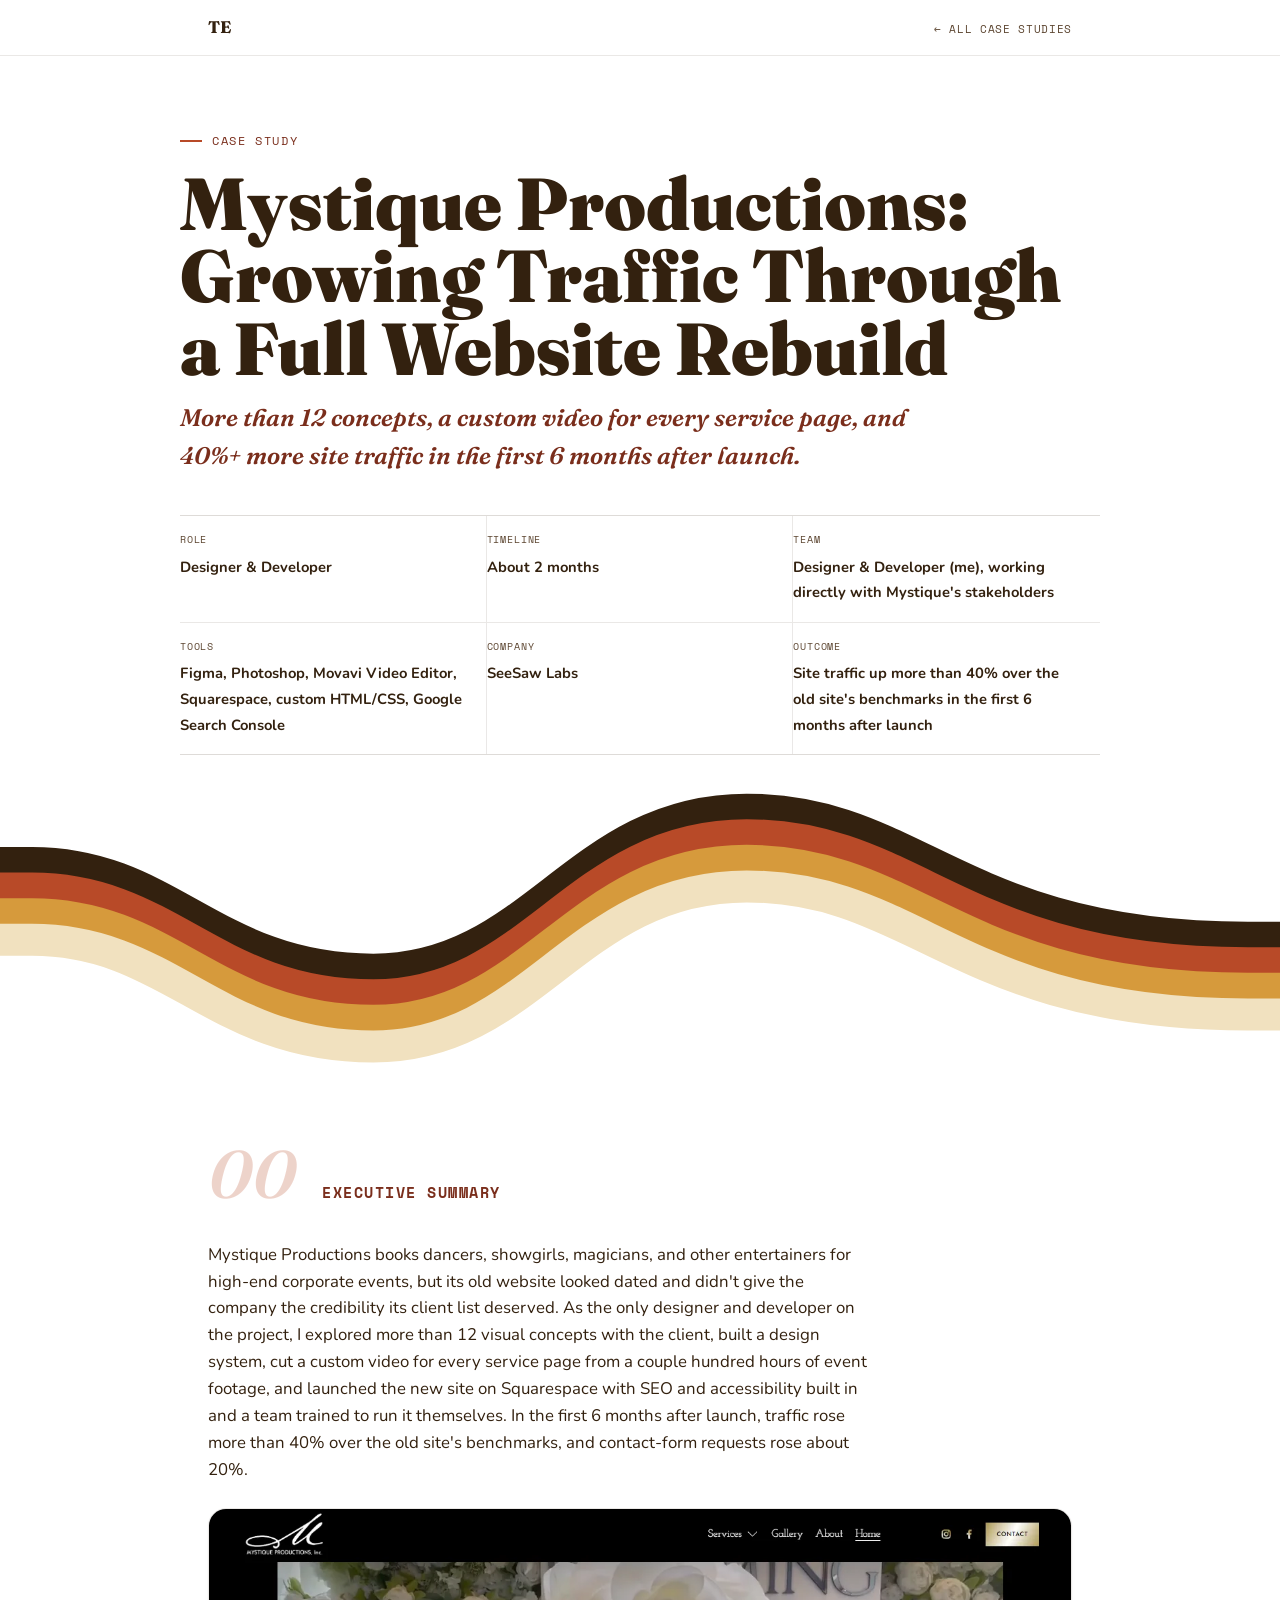
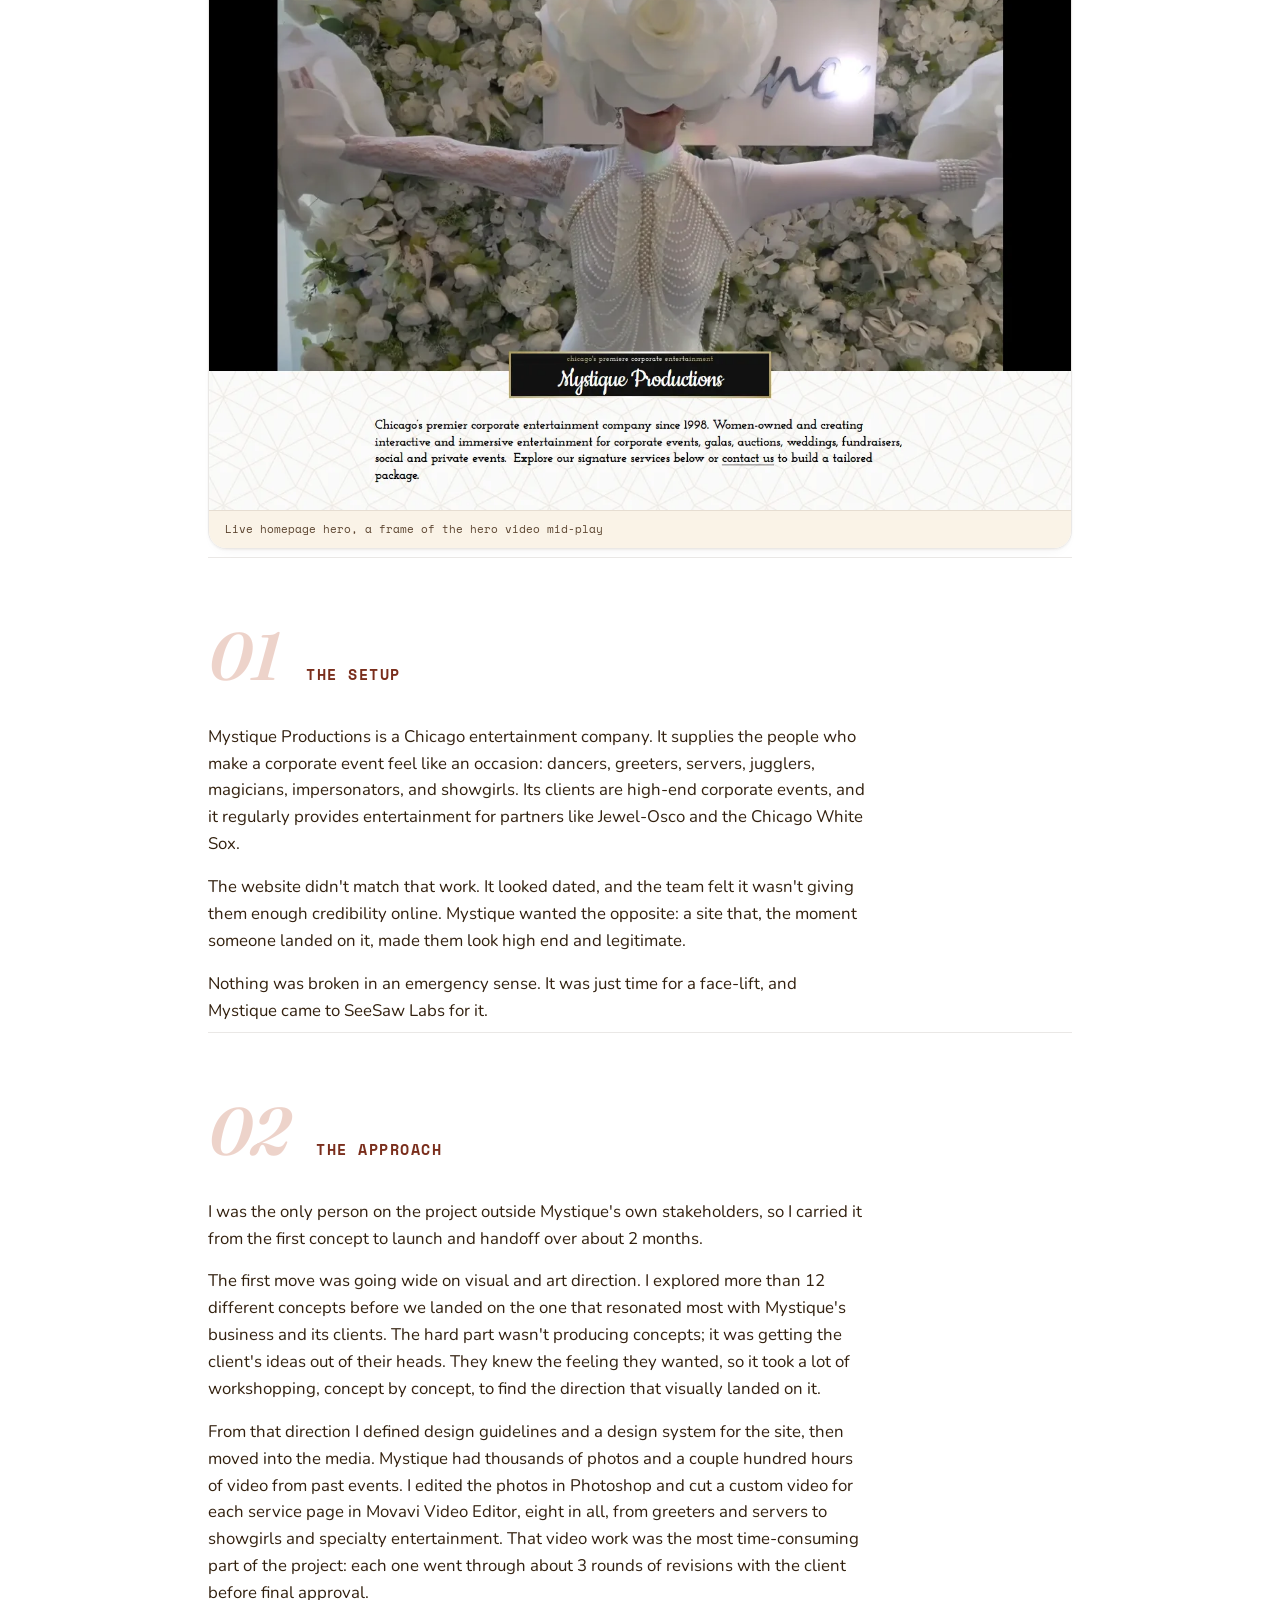
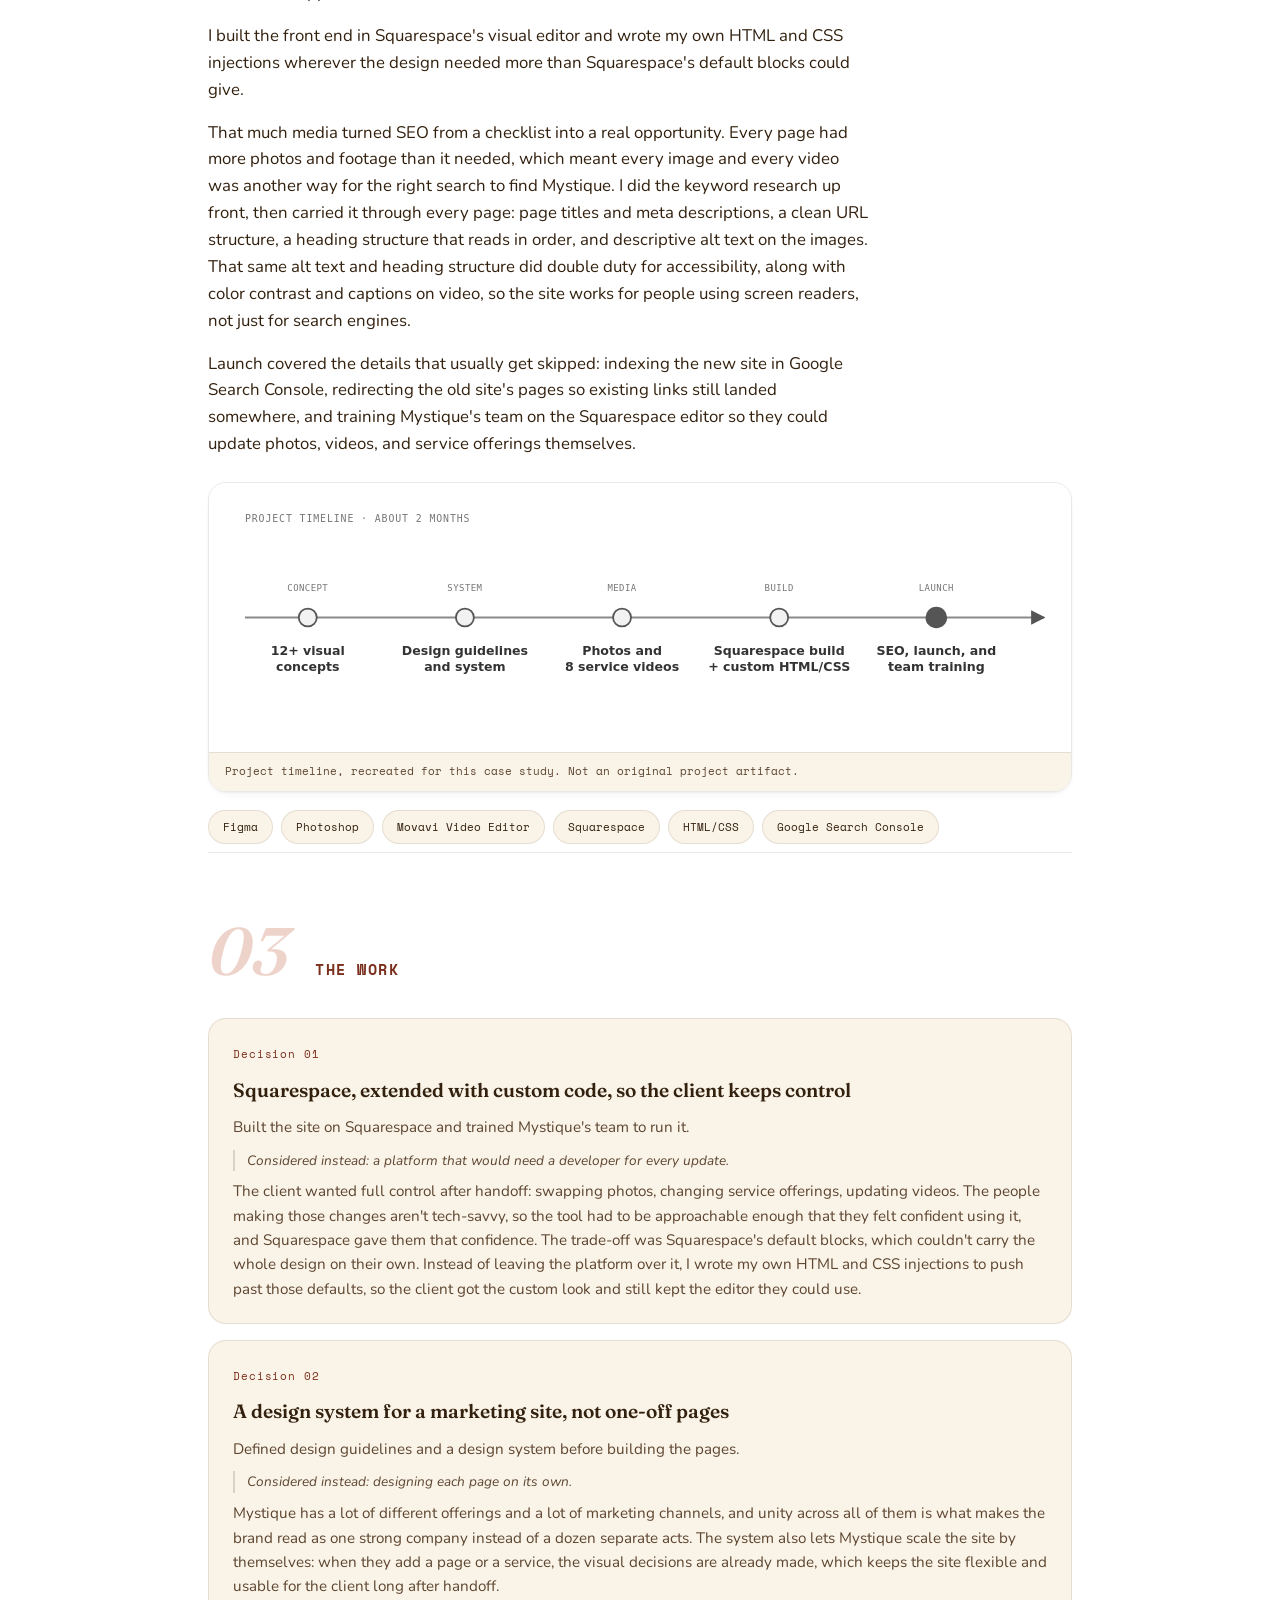
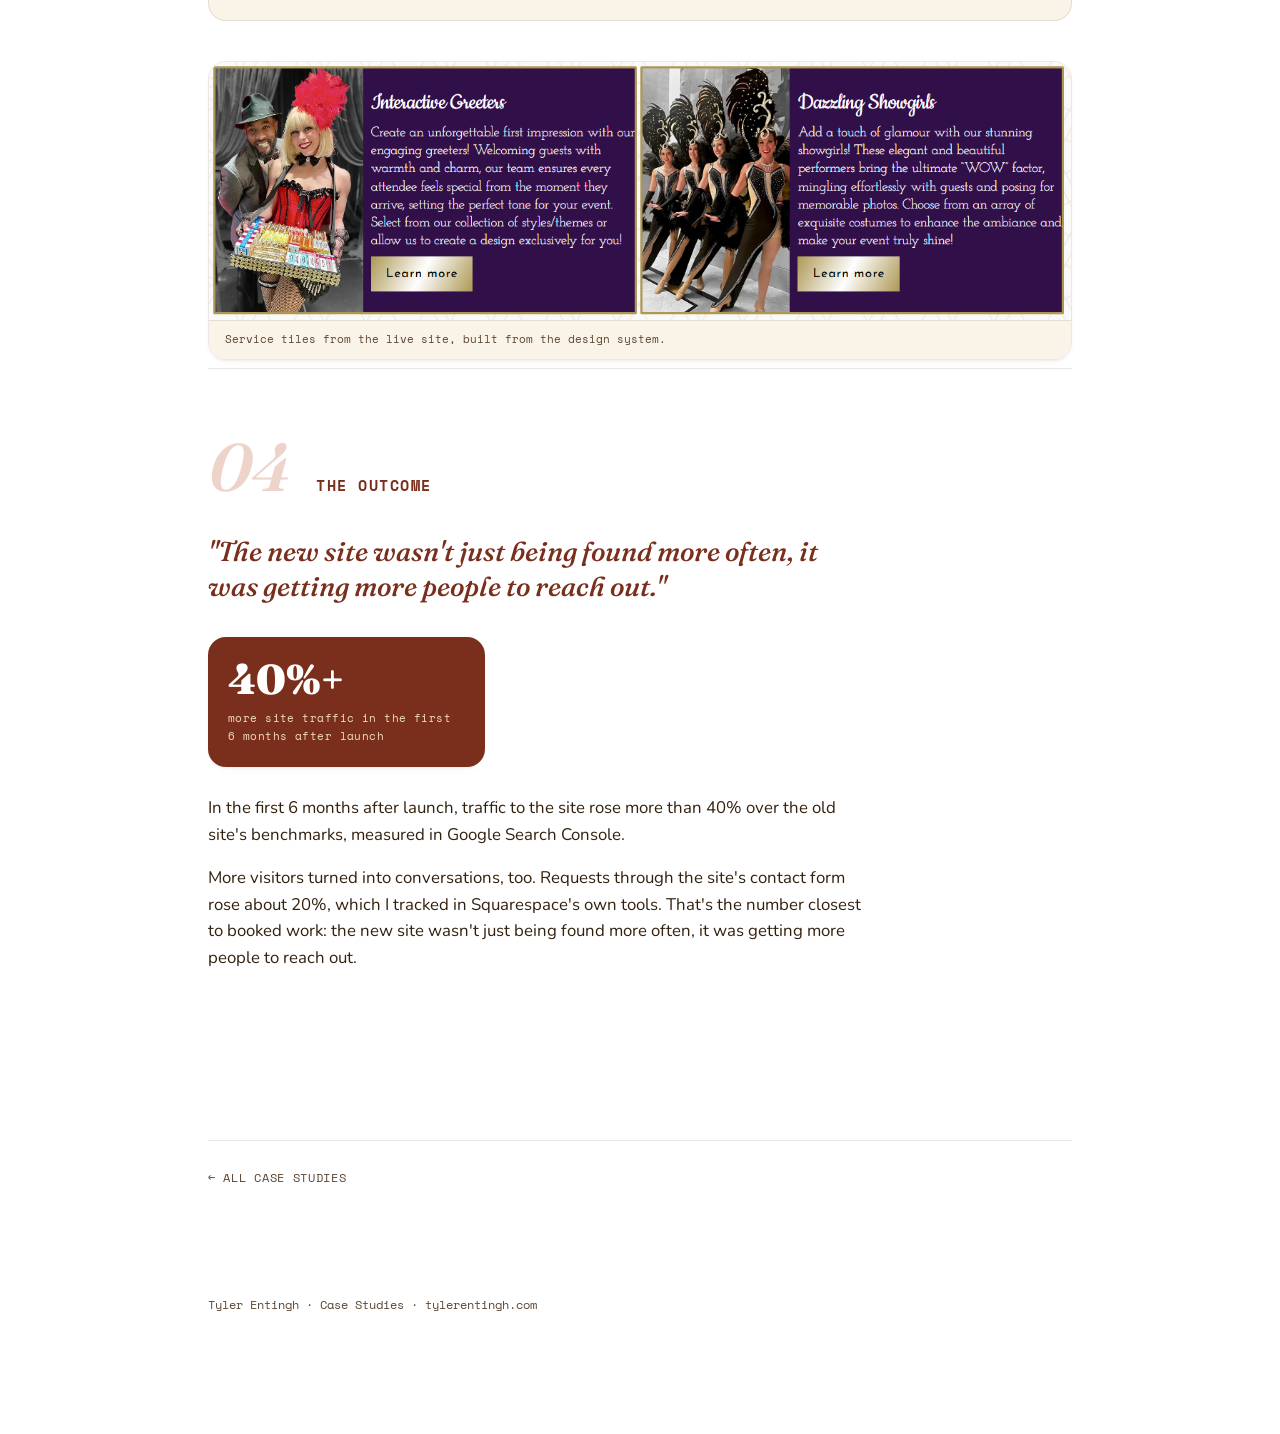
<file: case-studies/mystique-productions/index.html>
<!doctype html>
<html lang="en">
<head>
<meta charset="UTF-8">
<meta name="viewport" content="width=device-width, initial-scale=1.0">
<title>Mystique Productions: Growing Traffic Through a Full Website Rebuild — Case Study — Tyler Entingh</title>
<link rel="preconnect" href="https://fonts.googleapis.com">
<link rel="preconnect" href="https://fonts.gstatic.com" crossorigin>
<link href="https://fonts.googleapis.com/css2?family=Fraunces:ital,opsz,wght@0,9..144,300..900;1,9..144,300..900&family=Nunito:wght@400;600;700;800&family=Space+Mono:wght@400;700&display=swap" rel="stylesheet">
<style>
  /*
    CASE STUDY PAGE TEMPLATE — Tyler Entingh
    Built from the "Entingh Brand Standards" system (same tokens, same
    component patterns: numbered plates, mono kickers, rounded cards,
    pill chips). Duplicate this file per case study; only the content
    inside <body> needs to change — the CSS is meant to stay identical
    across all 8 so the site reads as one system.

    Sections map 1:1 to case-study-guide.md:
      Cover        -> At-a-glance (role / timeline / team / tools)
      Plate 00     -> Executive Summary (write this LAST + final screenshot)
      Plate 01     -> The Setup (context & problem)
      Plate 02     -> The Approach (role & process)
      Plate 03     -> The Work (key decisions)
      Plate 04     -> The Outcome (impact)
      Plate 05     -> The Takeaway (optional)
      Footer nav   -> prev / next case study + back to index

    Section headers use the mono kicker only (no serif h2 below it) —
    keep it that way across all 8, one line of hierarchy per plate.
  */
  :root{
    --paper:      #FFFFFF;
    --paper-2:    #FAF3E7;
    --paper-3:    #F1E1BF;
    --ink:        #33210F;
    --ink-soft:   #5C4530;
    --rust:       #B84A28;
    --rust-dark:  #7A2E1C;
    --gold:       #D69A3C;
    --gold-dark:  #A6721F;
    --line:       rgba(51,33,15,.16);
    --line-soft:  rgba(51,33,15,.10);
    --shadow-sm:  0 1px 2px rgba(51,33,15,.05), 0 6px 16px -12px rgba(51,33,15,.16);

    --radius:     18px;
    --radius-sm:  10px;
    --radius-pill:999px;

    --f-display:  'Fraunces', 'Iowan Old Style', 'Palatino Linotype', Georgia, serif;
    --f-body:     'Nunito', 'Segoe UI', system-ui, sans-serif;
    --f-mono:     'Space Mono', 'SFMono-Regular', Consolas, monospace;
  }

  *{box-sizing:border-box;}
  html{-webkit-text-size-adjust:100%;}
  body{
    margin:0;
    background:var(--paper);
    color:var(--ink);
    font-family:var(--f-body);
    font-size:16px;
    line-height:1.6;
  }
  @media (prefers-reduced-motion: reduce){
    *{animation-duration:.001ms !important; transition-duration:.001ms !important;}
  }

  img{max-width:100%; display:block; border-radius:var(--radius);}
  h1,h2,h3,h4{text-wrap:balance; margin:0; font-weight:600;}
  p{margin:0;}
  ::selection{background:var(--rust); color:#fff;}
  a{color:var(--rust-dark);}

  .wrap{max-width:920px; margin:0 auto; padding:0 28px 120px;}

  /* ---------- top index bar ---------- */
  .indexbar{
    position:sticky; top:0; z-index:20;
    background:rgba(255,255,255,.92);
    -webkit-backdrop-filter:blur(6px); backdrop-filter:blur(6px);
    border-bottom:1px solid var(--line-soft);
  }
  .indexbar-inner{
    max-width:920px; margin:0 auto; padding:14px 28px;
    display:flex; align-items:baseline; justify-content:space-between;
    gap:16px; flex-wrap:wrap;
  }
  .indexbar-mark{font-family:var(--f-display); font-weight:700; font-size:1.05rem;}
  .indexbar-back{
    font-family:var(--f-mono); font-size:.7rem; letter-spacing:.06em;
    text-transform:uppercase; color:var(--ink-soft); text-decoration:none;
    border-bottom:1px solid transparent;
  }
  .indexbar-back:hover, .indexbar-back:focus-visible{color:var(--rust-dark); border-bottom-color:var(--rust);}
  a:focus-visible, button:focus-visible{outline:2px solid var(--rust-dark); outline-offset:3px;}

  /* ---------- cover ---------- */
  .cover{padding:76px 28px 0;}
  .cover-inner{max-width:920px; margin:0 auto;}
  .eyebrow{
    font-family:var(--f-mono); font-size:.72rem; letter-spacing:.14em;
    text-transform:uppercase; color:var(--rust-dark);
    display:flex; align-items:center; gap:10px;
  }
  .eyebrow::before{content:""; width:22px; height:2px; background:var(--rust); display:inline-block;}
  .cover h1{
    font-family:var(--f-display); font-weight:900;
    font-size:clamp(2.4rem, 7vw, 4.6rem);
    line-height:.98; margin-top:18px; color:var(--ink);
  }
  .cover .position{
    font-family:var(--f-display); font-style:italic; font-weight:600;
    font-size:clamp(1.1rem, 2.4vw, 1.5rem);
    color:var(--rust-dark); margin-top:14px; max-width:46ch;
  }

  /* at-a-glance meta strip */
  .meta-strip{
    margin-top:40px; display:grid; grid-template-columns:repeat(3,1fr); gap:0;
    border-top:1px solid var(--line); border-bottom:1px solid var(--line);
  }
  .meta-cell{padding:16px 20px 16px 0; border-right:1px solid var(--line-soft);}
  .meta-cell:nth-child(3n){border-right:none;}
  .meta-cell:nth-child(-n+3){border-bottom:1px solid var(--line-soft);}
  .meta-label{
    font-family:var(--f-mono); font-size:.64rem; letter-spacing:.08em;
    text-transform:uppercase; color:var(--ink-soft); display:block; margin-bottom:6px;
  }
  .meta-value{font-family:var(--f-body); font-weight:700; font-size:.92rem; color:var(--ink);}
  @media (max-width:700px){
    .meta-strip{grid-template-columns:repeat(2,1fr);}
    .meta-cell{border-bottom:1px solid var(--line-soft); padding:14px 16px 14px 0;}
    .meta-cell:nth-child(3n){border-right:1px solid var(--line-soft);}
    .meta-cell:nth-child(2n){border-right:none;}
  }

  .cover-wave{margin:28px -28px 0; width:calc(100% + 56px); line-height:0; overflow:hidden;}
  .cover-wave svg{display:block; width:100%; height:auto; overflow:hidden;}

  /* reusable image block — executive-summary screenshot, process visuals, etc. */
  .figure{margin-top:24px; border-radius:var(--radius); overflow:hidden; box-shadow:var(--shadow-sm); border:1px solid var(--line-soft);}
  .figure img{border-radius:0;}
  .figure .caption{
    font-family:var(--f-mono); font-size:.68rem; color:var(--ink-soft);
    padding:10px 16px; border-top:1px solid var(--line-soft); background:var(--paper-2);
  }

  /* ---------- plate scaffolding ---------- */
  .plate{padding:64px 0 8px; border-bottom:1px solid var(--line-soft); scroll-margin-top:80px;}
  .plate:last-of-type{border-bottom:none;}
  .plate-head{display:grid; grid-template-columns:auto 1fr; gap:20px 26px; align-items:baseline; margin-bottom:34px;}
  .plate-num{
    font-family:var(--f-display); font-weight:600; font-style:italic;
    font-size:clamp(2.6rem, 6vw, 4.2rem); color:var(--rust); opacity:.24; line-height:1;
  }
  .plate-title-group .kicker{
    font-family:var(--f-mono); font-weight:700; font-size:.95rem; letter-spacing:.1em;
    text-transform:uppercase; color:var(--rust-dark); display:block;
  }
  .plate-body{max-width:66ch; font-size:1.05rem; color:var(--ink);}
  .plate-body p{margin-bottom:16px;}
  .plate-body p:last-child{margin-bottom:0;}
  .plate-body strong{color:var(--ink);}

  .subhead{
    font-family:var(--f-mono); font-size:.72rem; letter-spacing:.1em;
    text-transform:uppercase; color:var(--ink-soft);
    border-top:1px solid var(--line-soft); padding-top:8px; margin:36px 0 16px;
  }
  .subhead:first-of-type{margin-top:0;}

  /* ---------- decision cards (Plate 03) ---------- */
  .decisions{display:flex; flex-direction:column; gap:16px;}
  .decision{
    background:var(--paper-2); border:1px solid var(--line-soft); border-radius:var(--radius);
    padding:22px 24px;
  }
  .decision-num{font-family:var(--f-mono); font-size:.7rem; color:var(--rust-dark); letter-spacing:.08em;}
  .decision h3{font-family:var(--f-display); font-size:1.2rem; font-weight:600; margin:8px 0 10px;}
  .decision p{color:var(--ink-soft); font-size:.95rem; margin-bottom:8px;}
  .decision p:last-child{margin-bottom:0;}
  .decision .alt{
    font-size:.85rem; color:var(--ink-soft); border-left:2px solid var(--line);
    padding-left:12px; margin-top:10px; font-style:italic;
  }

  /* ---------- outcome stat cards (Plate 04) ---------- */
  .statgrid{display:grid; grid-template-columns:repeat(3,1fr); gap:16px; margin-bottom:28px;}
  .stat{
    background:var(--rust-dark); color:#fff; border-radius:var(--radius);
    padding:22px 20px; box-shadow:var(--shadow-sm);
  }
  .stat .num{font-family:var(--f-display); font-weight:900; font-size:clamp(1.8rem,4vw,2.6rem); line-height:1;}
  .stat .lbl{font-family:var(--f-mono); font-size:.68rem; letter-spacing:.04em; color:var(--paper-3); margin-top:8px; display:block;}
  @media (max-width:700px){ .statgrid{grid-template-columns:1fr;} }

  /* pill tags — tools, skills */
  .pillrow{display:flex; flex-wrap:wrap; gap:8px; margin-top:18px;}
  .pill{
    font-family:var(--f-mono); font-size:.7rem; color:var(--ink);
    background:var(--paper-2); padding:7px 14px; border-radius:var(--radius-pill);
    border:1px solid var(--line-soft);
  }

  /* pull quote */
  .pullquote{
    font-family:var(--f-display); font-style:italic; font-weight:500;
    font-size:clamp(1.3rem, 2.6vw, 1.7rem); color:var(--rust-dark);
    max-width:36ch; margin:8px 0 32px; line-height:1.3;
  }

  .rulecard{
    border:1px solid var(--line-soft); background:var(--paper-2); border-radius:var(--radius);
    padding:22px 24px; margin-top:20px;
  }
  .rulecard .subhead{border-top:none; margin:0 0 10px; padding-top:0;}
  .rulecard p{color:var(--ink-soft); font-size:.95rem;}

  /* ---------- footer / prev-next nav ---------- */
  .colophon{
    padding:40px 0 0; margin-top:40px;
    font-family:var(--f-mono); font-size:.72rem; color:var(--ink-soft);
  }
  .nextnav{
    display:flex; justify-content:space-between; gap:16px; flex-wrap:wrap;
    padding:28px 0; border-top:1px solid var(--line-soft); margin-top:40px;
  }
  .nextnav a{
    font-family:var(--f-mono); font-size:.72rem; letter-spacing:.06em;
    text-transform:uppercase; text-decoration:none; color:var(--ink-soft);
  }
  .nextnav a:hover, .nextnav a:focus-visible{color:var(--rust-dark);}
  .nextnav .to{display:block; font-family:var(--f-display); font-style:italic; font-size:1.1rem; color:var(--ink); margin-top:6px; text-transform:none; letter-spacing:0;}
</style>
</head>
<body>

<div class="indexbar">
  <div class="indexbar-inner">
    <div class="indexbar-mark">TE</div>
    <a class="indexbar-back" href="/#work">← All case studies</a>
  </div>
</div>

<!-- ============ COVER / AT-A-GLANCE ============ -->
<header class="cover">
  <div class="cover-inner">
    <p class="eyebrow">Case Study</p>

    <h1>Mystique Productions: Growing Traffic Through a Full Website Rebuild</h1>

    <p class="position">More than 12 concepts, a custom video for every service page, and 40%+ more site traffic in the first 6 months after launch.</p>

    <div class="meta-strip">
      <div class="meta-cell">
        <span class="meta-label">Role</span>
        <span class="meta-value">Designer &amp; Developer</span>
      </div>
      <div class="meta-cell">
        <span class="meta-label">Timeline</span>
        <span class="meta-value">About 2 months</span>
      </div>
      <div class="meta-cell">
        <span class="meta-label">Team</span>
        <span class="meta-value">Designer &amp; Developer (me), working directly with Mystique's stakeholders</span>
      </div>
      <div class="meta-cell">
        <span class="meta-label">Tools</span>
        <span class="meta-value">Figma, Photoshop, Movavi Video Editor, Squarespace, custom HTML/CSS, Google Search Console</span>
      </div>
      <div class="meta-cell">
        <span class="meta-label">Company</span>
        <span class="meta-value">SeeSaw Labs</span>
      </div>
      <div class="meta-cell">
        <span class="meta-label">Outcome</span>
        <span class="meta-value">Site traffic up more than 40% over the old site's benchmarks in the first 6 months after launch</span>
      </div>
    </div>
  </div>

  <!-- Wave motif — signature graphic, use once per page. The final-state
       screenshot lives in Plate 00 below, not up here, so this motif is
       the only visual in the cover. -->
  <div class="cover-wave" aria-hidden="true">
    <svg viewBox="0 25 1200 275" preserveAspectRatio="none">
      <path d="M -160 100 L 30 100 C 160 100 200 200 350 200 C 500 200 540 50 700 50 C 860 50 900 170 1170 170 L 1380 170"
            fill="none" stroke="var(--ink)" stroke-width="30" stroke-linecap="butt"/>
      <path d="M -160 100 L 30 100 C 160 100 200 200 350 200 C 500 200 540 50 700 50 C 860 50 900 170 1170 170 L 1380 170"
            fill="none" stroke="var(--rust)" stroke-width="30" stroke-linecap="butt" transform="translate(0,24)"/>
      <path d="M -160 100 L 30 100 C 160 100 200 200 350 200 C 500 200 540 50 700 50 C 860 50 900 170 1170 170 L 1380 170"
            fill="none" stroke="var(--gold)" stroke-width="30" stroke-linecap="butt" transform="translate(0,48)"/>
      <path d="M -160 100 L 30 100 C 160 100 200 200 350 200 C 500 200 540 50 700 50 C 860 50 900 170 1170 170 L 1380 170"
            fill="none" stroke="var(--paper-3)" stroke-width="30" stroke-linecap="butt" transform="translate(0,72)"/>
    </svg>
  </div>
</header>

<main class="wrap">

  <!-- ============ 00 — EXECUTIVE SUMMARY ============ -->
  <section class="plate" id="summary">
    <div class="plate-head">
      <div class="plate-num">00</div>
      <div class="plate-title-group">
        <span class="kicker">Executive Summary</span>
      </div>
    </div>
    <div class="plate-body">
      <p>Mystique Productions books dancers, showgirls, magicians, and other entertainers for high-end corporate events, but its old website looked dated and didn't give the company the credibility its client list deserved. As the only designer and developer on the project, I explored more than 12 visual concepts with the client, built a design system, cut a custom video for every service page from a couple hundred hours of event footage, and launched the new site on Squarespace with SEO and accessibility built in and a team trained to run it themselves. In the first 6 months after launch, traffic rose more than 40% over the old site's benchmarks, and contact-form requests rose about 20%.</p>
    </div>

    <div class="figure">
      <img src="images/website%20hero.webp" alt="The live Mystique Productions homepage hero video, mid-play: the Mystique Productions title card over a performer in a pearl-and-white floral costume, with the navigation (Services, Gallery, About, Contact) above it.">
      <div class="caption">Live homepage hero, a frame of the hero video mid-play</div>
    </div>
  </section>

  <!-- ============ 01 — THE SETUP ============ -->
  <section class="plate" id="setup">
    <div class="plate-head">
      <div class="plate-num">01</div>
      <div class="plate-title-group">
        <span class="kicker">The Setup</span>
      </div>
    </div>
    <div class="plate-body">
      <p>Mystique Productions is a Chicago entertainment company. It supplies the people who make a corporate event feel like an occasion: dancers, greeters, servers, jugglers, magicians, impersonators, and showgirls. Its clients are high-end corporate events, and it regularly provides entertainment for partners like Jewel-Osco and the Chicago White Sox.</p>
      <p>The website didn't match that work. It looked dated, and the team felt it wasn't giving them enough credibility online. Mystique wanted the opposite: a site that, the moment someone landed on it, made them look high end and legitimate.</p>
      <p>Nothing was broken in an emergency sense. It was just time for a face-lift, and Mystique came to SeeSaw Labs for it.</p>
    </div>
  </section>

  <!-- ============ 02 — THE APPROACH ============ -->
  <section class="plate" id="approach">
    <div class="plate-head">
      <div class="plate-num">02</div>
      <div class="plate-title-group">
        <span class="kicker">The Approach</span>
      </div>
    </div>
    <div class="plate-body">
      <p>I was the only person on the project outside Mystique's own stakeholders, so I carried it from the first concept to launch and handoff over about 2 months.</p>
      <p>The first move was going wide on visual and art direction. I explored more than 12 different concepts before we landed on the one that resonated most with Mystique's business and its clients. The hard part wasn't producing concepts; it was getting the client's ideas out of their heads. They knew the feeling they wanted, so it took a lot of workshopping, concept by concept, to find the direction that visually landed on it.</p>
      <p>From that direction I defined design guidelines and a design system for the site, then moved into the media. Mystique had thousands of photos and a couple hundred hours of video from past events. I edited the photos in Photoshop and cut a custom video for each service page in Movavi Video Editor, eight in all, from greeters and servers to showgirls and specialty entertainment. That video work was the most time-consuming part of the project: each one went through about 3 rounds of revisions with the client before final approval.</p>
      <p>I built the front end in Squarespace's visual editor and wrote my own HTML and CSS injections wherever the design needed more than Squarespace's default blocks could give.</p>
      <p>That much media turned SEO from a checklist into a real opportunity. Every page had more photos and footage than it needed, which meant every image and every video was another way for the right search to find Mystique. I did the keyword research up front, then carried it through every page: page titles and meta descriptions, a clean URL structure, a heading structure that reads in order, and descriptive alt text on the images. That same alt text and heading structure did double duty for accessibility, along with color contrast and captions on video, so the site works for people using screen readers, not just for search engines.</p>
      <p>Launch covered the details that usually get skipped: indexing the new site in Google Search Console, redirecting the old site's pages so existing links still landed somewhere, and training Mystique's team on the Squarespace editor so they could update photos, videos, and service offerings themselves.</p>
    </div>

    <div class="figure">
      <img src="images/process-timeline.svg" alt="Recreated project timeline over about 2 months, left to right: 12+ visual concepts, design guidelines and system, photos and 8 service videos, the Squarespace build with custom HTML/CSS, and SEO, launch, and team training.">
      <div class="caption">Project timeline, recreated for this case study. Not an original project artifact.</div>
    </div>

    <div class="pillrow">
      <span class="pill">Figma</span>
      <span class="pill">Photoshop</span>
      <span class="pill">Movavi Video Editor</span>
      <span class="pill">Squarespace</span>
      <span class="pill">HTML/CSS</span>
      <span class="pill">Google Search Console</span>
    </div>
  </section>

  <!-- ============ 03 — THE WORK (key decisions) ============ -->
  <section class="plate" id="work">
    <div class="plate-head">
      <div class="plate-num">03</div>
      <div class="plate-title-group">
        <span class="kicker">The Work</span>
      </div>
    </div>
    <div class="decisions">
      <div class="decision">
        <span class="decision-num">Decision 01</span>
        <h3>Squarespace, extended with custom code, so the client keeps control</h3>
        <p>Built the site on Squarespace and trained Mystique's team to run it.</p>
        <p class="alt">Considered instead: a platform that would need a developer for every update.</p>
        <p>The client wanted full control after handoff: swapping photos, changing service offerings, updating videos. The people making those changes aren't tech-savvy, so the tool had to be approachable enough that they felt confident using it, and Squarespace gave them that confidence. The trade-off was Squarespace's default blocks, which couldn't carry the whole design on their own. Instead of leaving the platform over it, I wrote my own HTML and CSS injections to push past those defaults, so the client got the custom look and still kept the editor they could use.</p>
      </div>

      <div class="decision">
        <span class="decision-num">Decision 02</span>
        <h3>A design system for a marketing site, not one-off pages</h3>
        <p>Defined design guidelines and a design system before building the pages.</p>
        <p class="alt">Considered instead: designing each page on its own.</p>
        <p>Mystique has a lot of different offerings and a lot of marketing channels, and unity across all of them is what makes the brand read as one strong company instead of a dozen separate acts. The system also lets Mystique scale the site by themselves: when they add a page or a service, the visual decisions are already made, which keeps the site flexible and usable for the client long after handoff.</p>
      </div>

      <div class="figure">
        <img src="images/service%20tiles.PNG" alt="Two service tiles from the Mystique site, Interactive Greeters and Dazzling Showgirls, sharing one layout: a photo on the left, then a purple panel with a script heading, a short description, and a gold Learn more button.">
        <div class="caption">Service tiles from the live site, built from the design system.</div>
      </div>
    </div>
  </section>

  <!-- ============ 04 — THE OUTCOME ============ -->
  <section class="plate" id="outcome">
    <div class="plate-head">
      <div class="plate-num">04</div>
      <div class="plate-title-group">
        <span class="kicker">The Outcome</span>
      </div>
    </div>

    <p class="pullquote">"The new site wasn't just being found more often, it was getting more people to reach out."</p>

    <div class="statgrid">
      <div class="stat">
        <span class="num">40%+</span>
        <span class="lbl">more site traffic in the first 6 months after launch</span>
      </div>
    </div>

    <div class="plate-body">
      <p>In the first 6 months after launch, traffic to the site rose more than 40% over the old site's benchmarks, measured in Google Search Console.</p>
      <p>More visitors turned into conversations, too. Requests through the site's contact form rose about 20%, which I tracked in Squarespace's own tools. That's the number closest to booked work: the new site wasn't just being found more often, it was getting more people to reach out.</p>
    </div>
  </section>

</main>

<!-- ============ PREV / NEXT + BACK ============ -->
<!-- Mirrors rendevor/index.html: a single back-link for now. Restore the
     two-link prev/next pattern from case-study-template.html once the
     case studies link to each other. -->
<div class="wrap">
  <div class="nextnav">
    <a href="/#work">← All case studies</a>
  </div>
  <div class="colophon">
    <span>Tyler Entingh · Case Studies · tylerentingh.com</span>
  </div>
</div>

</body>
</html>
</file>
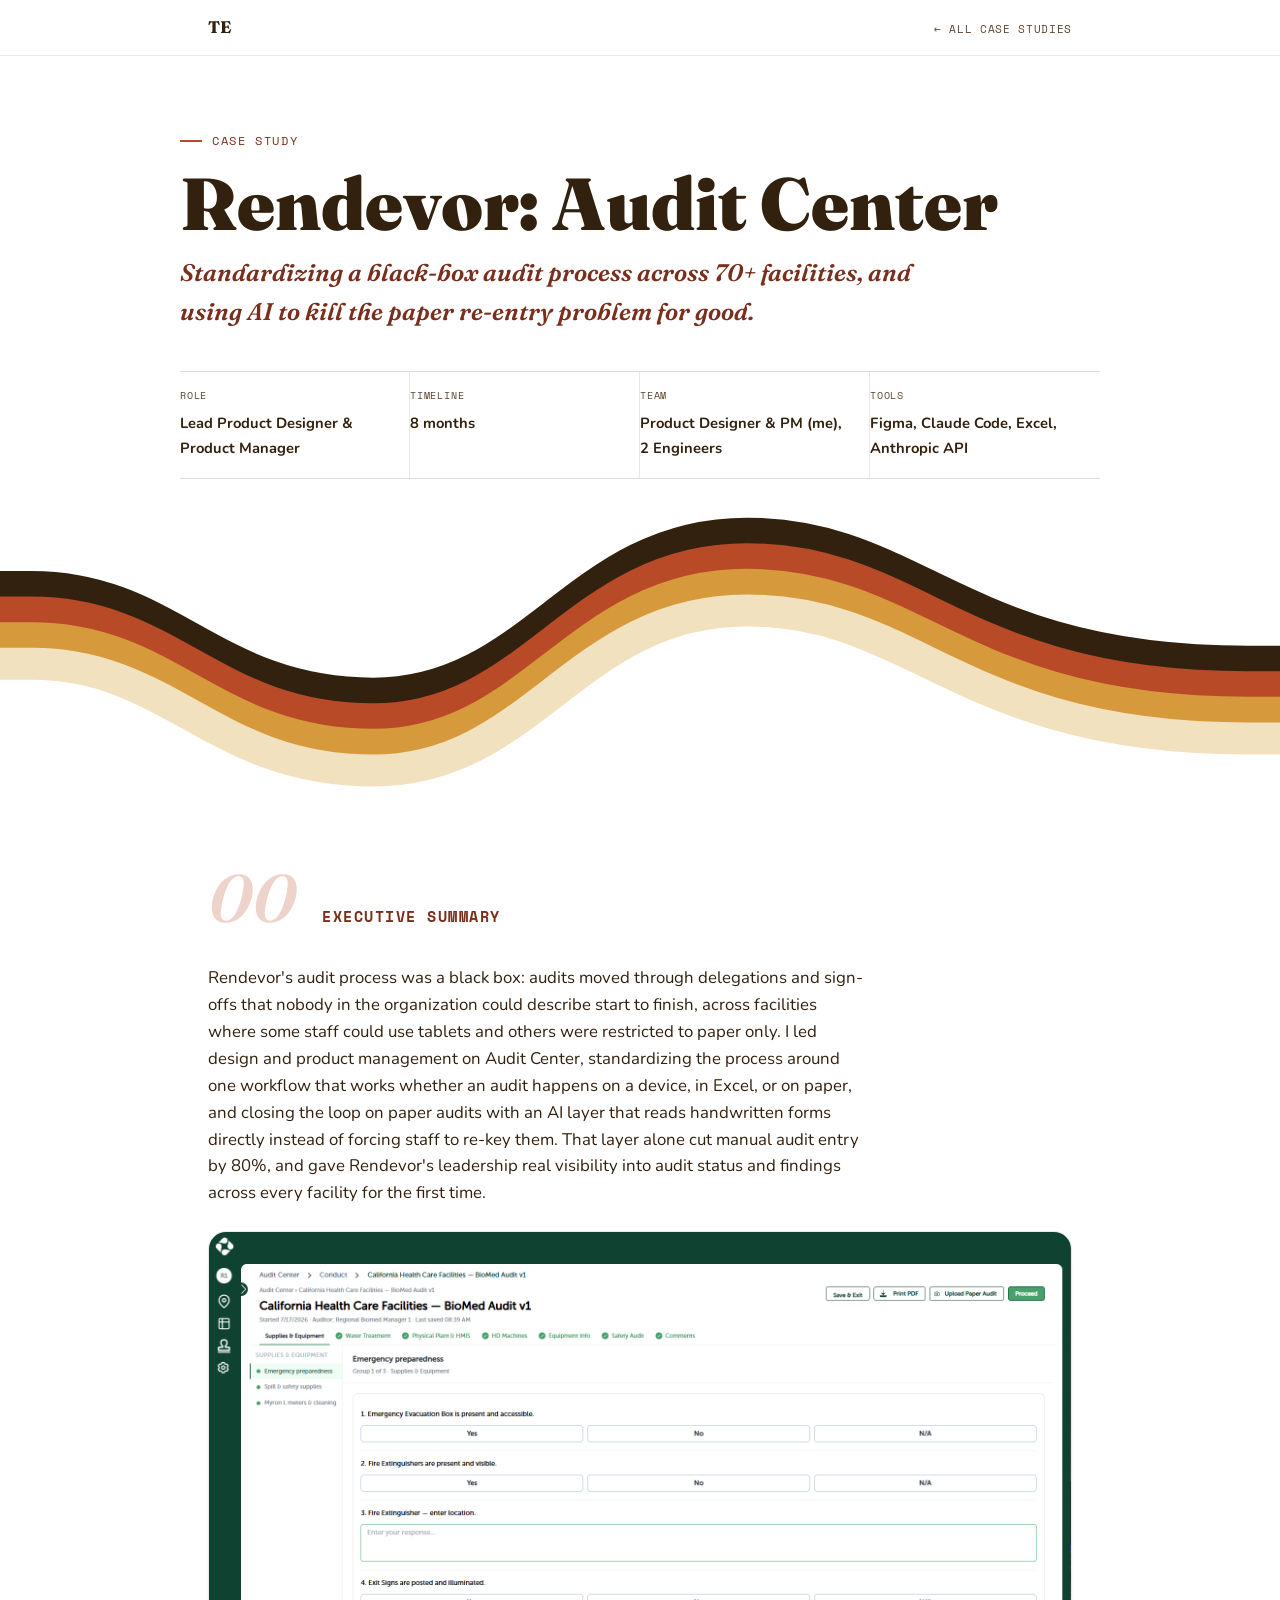
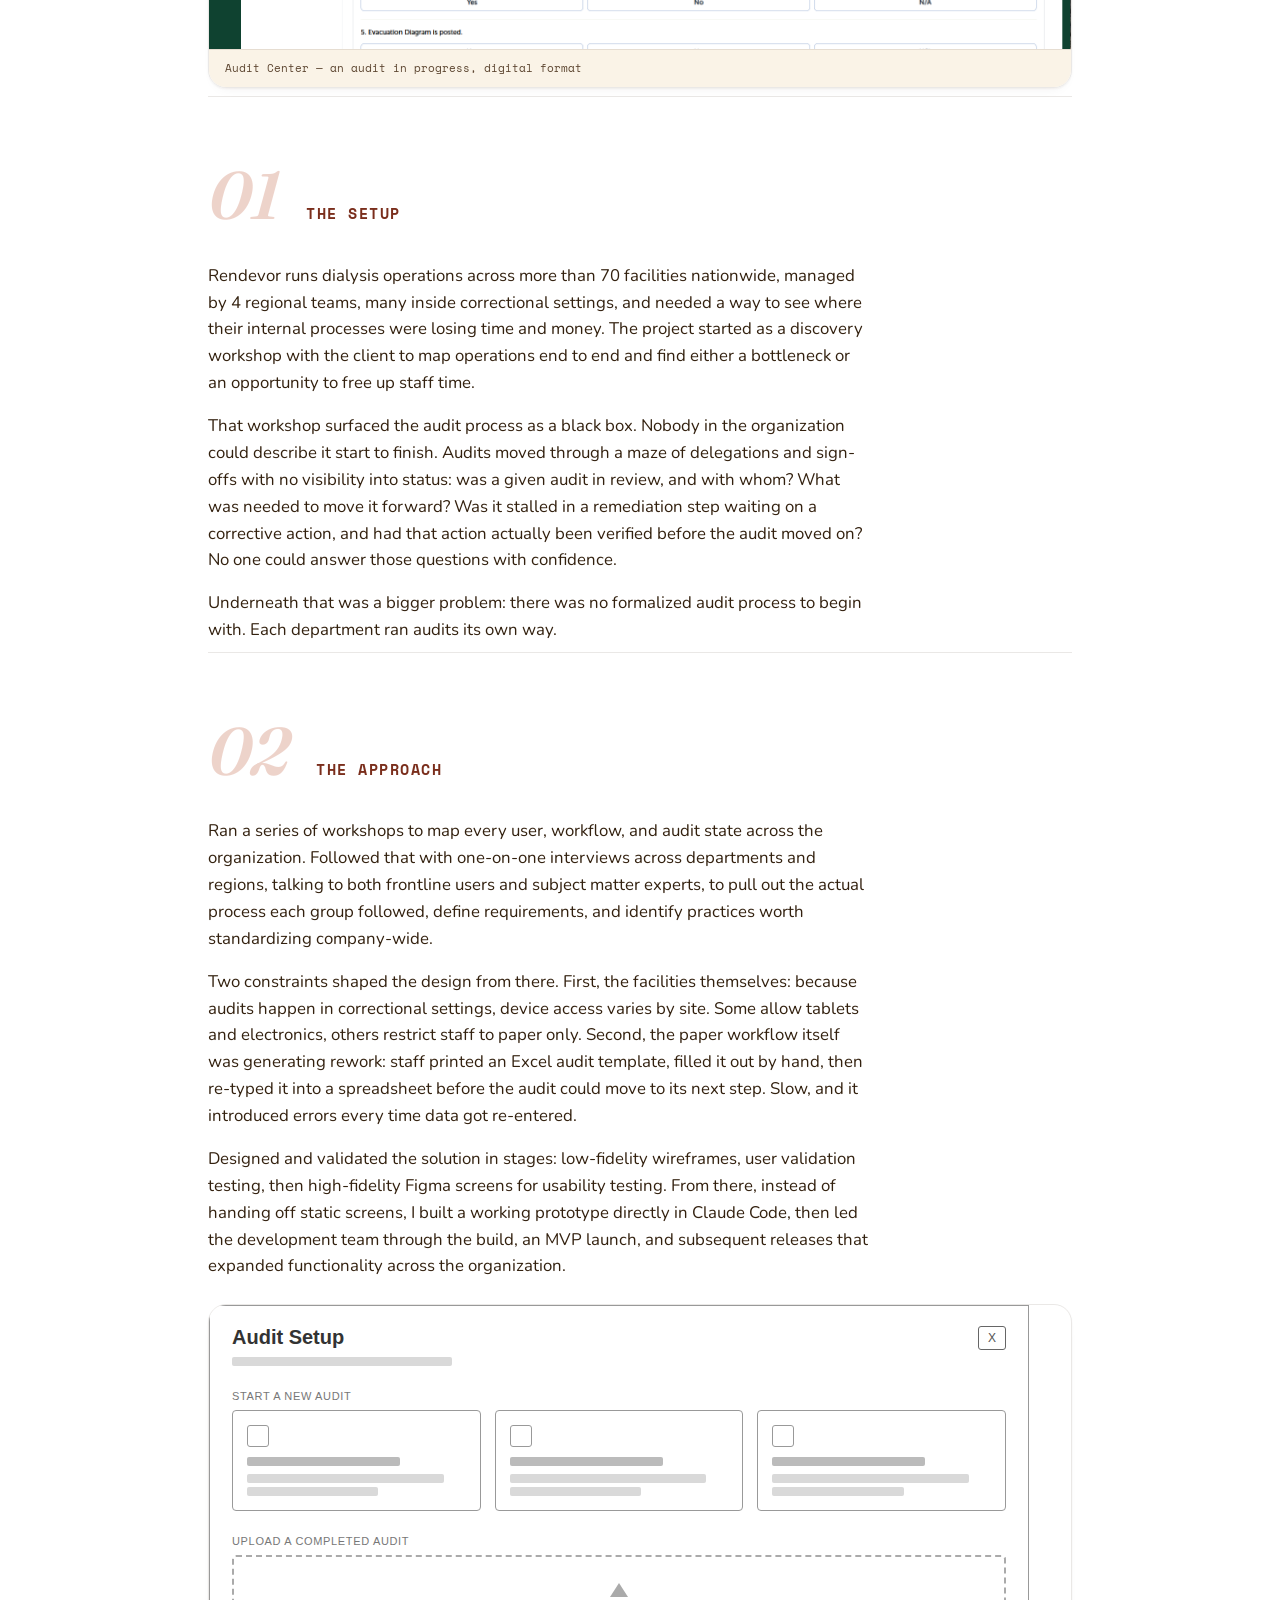
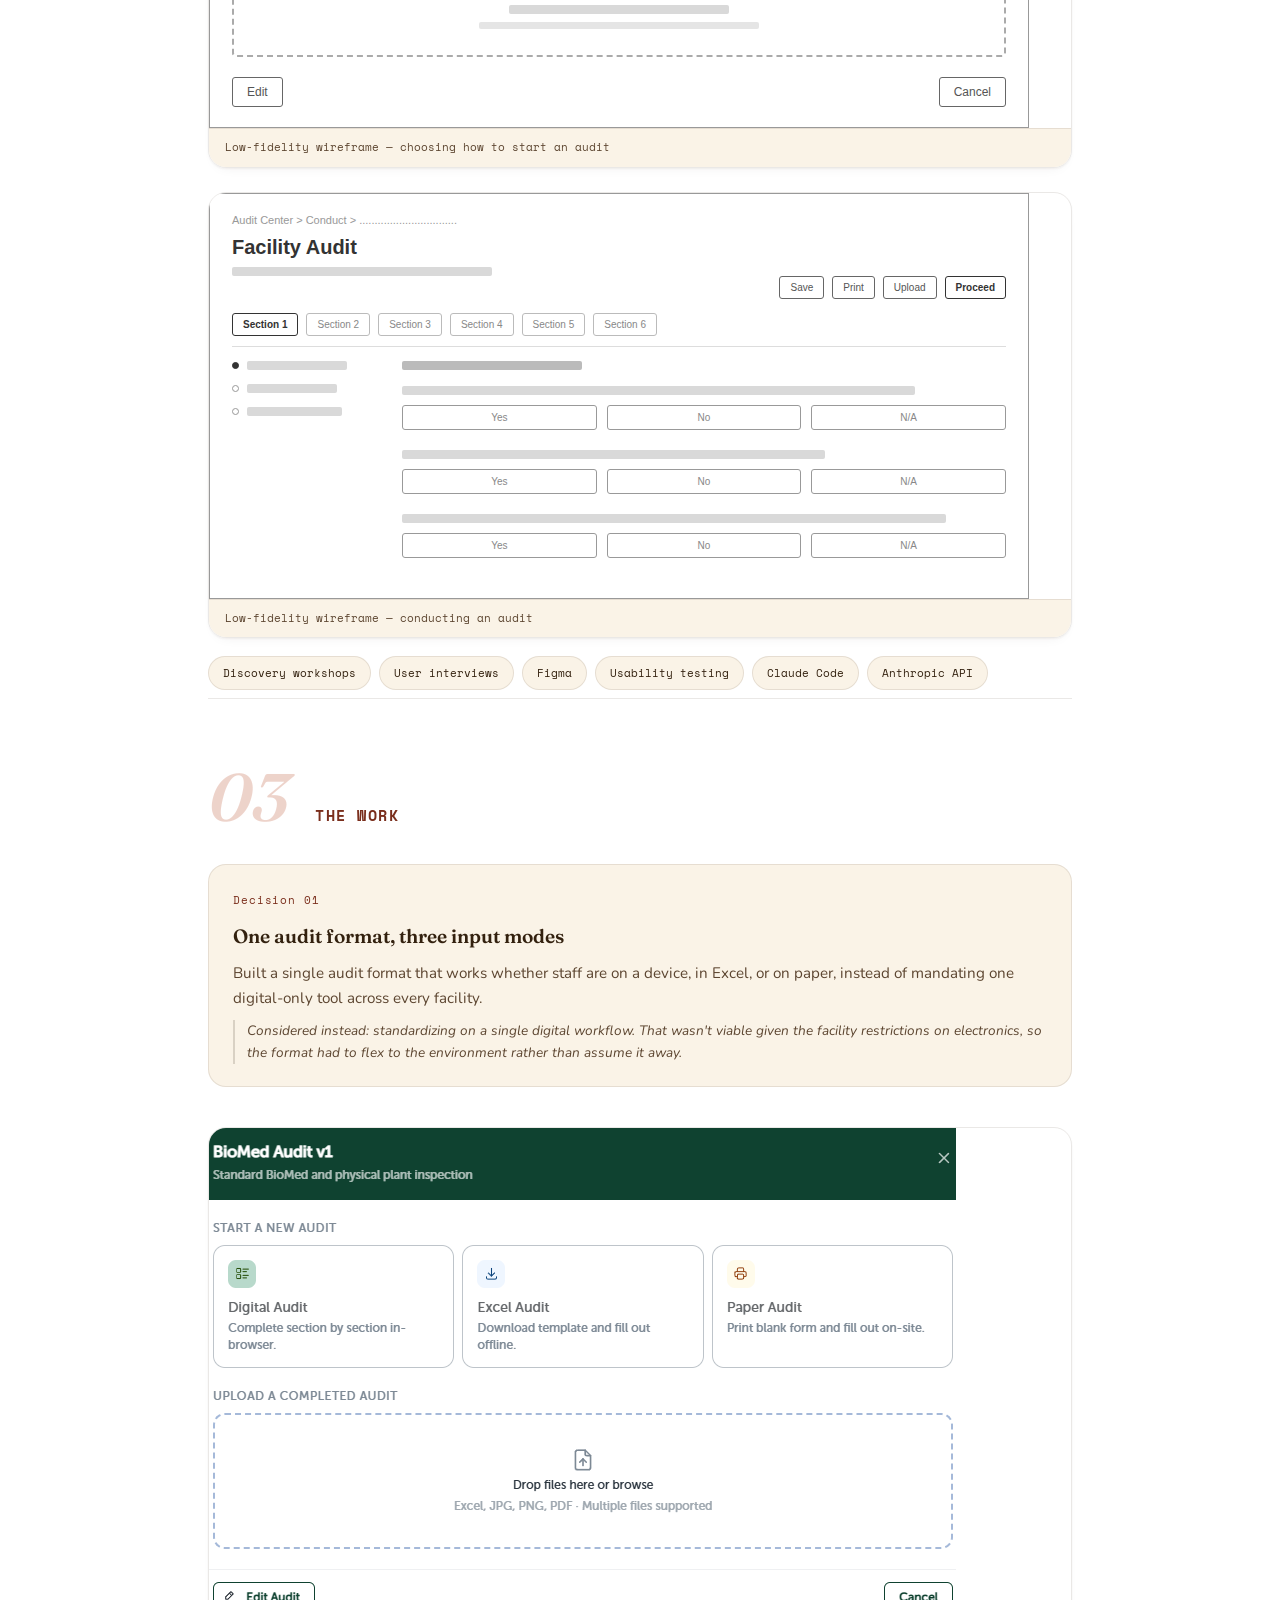
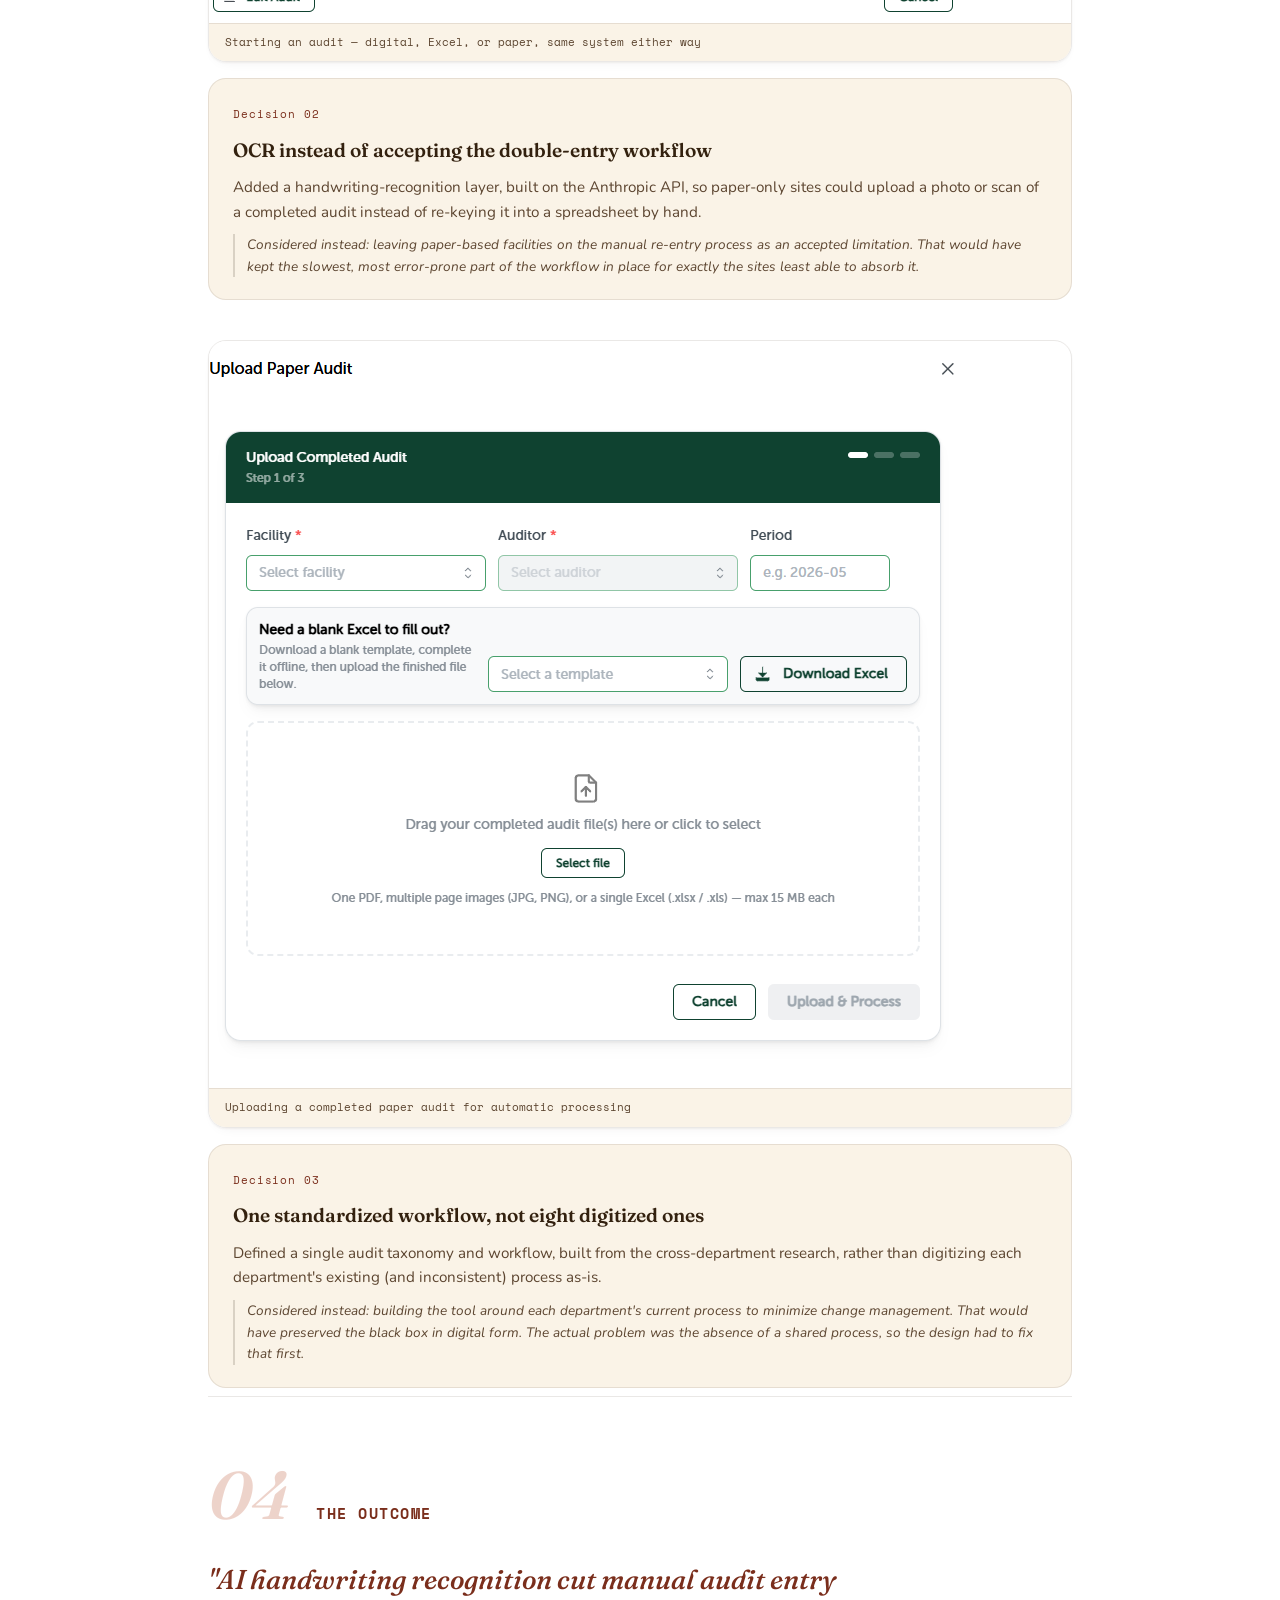
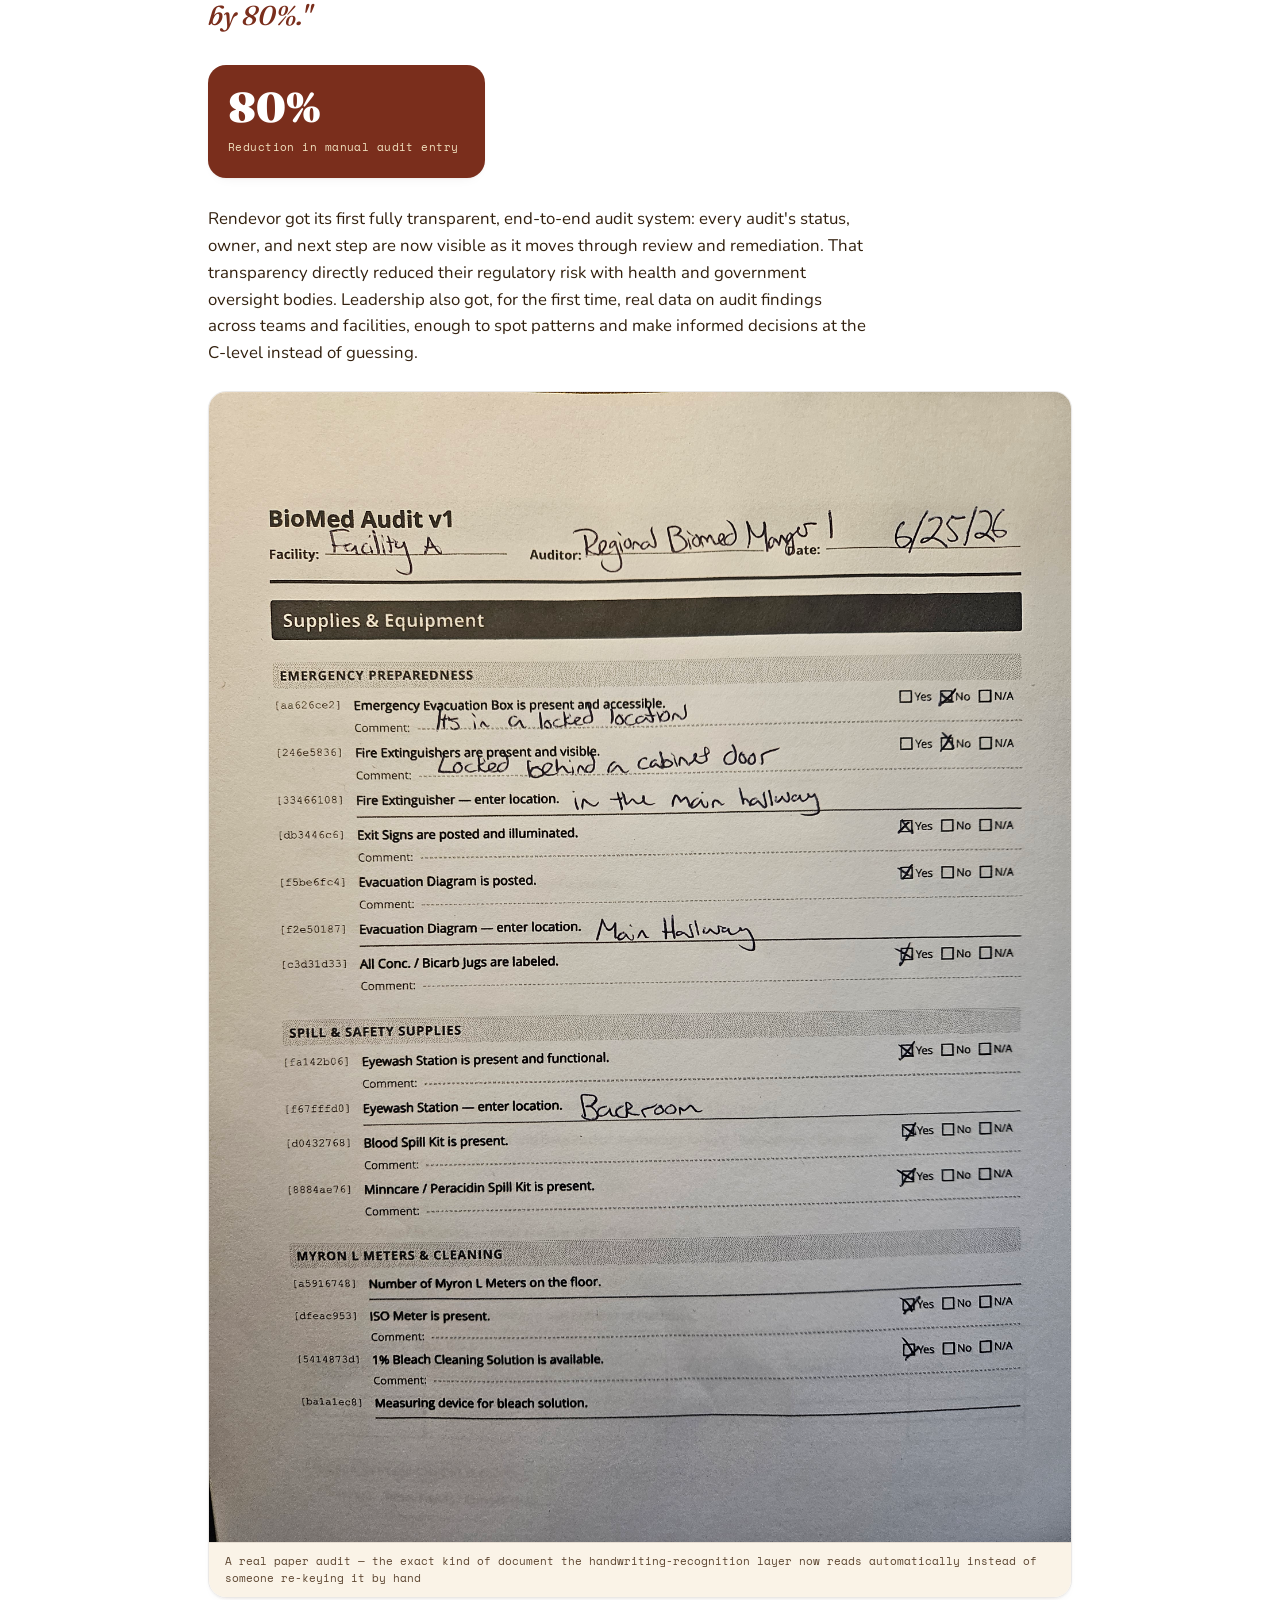
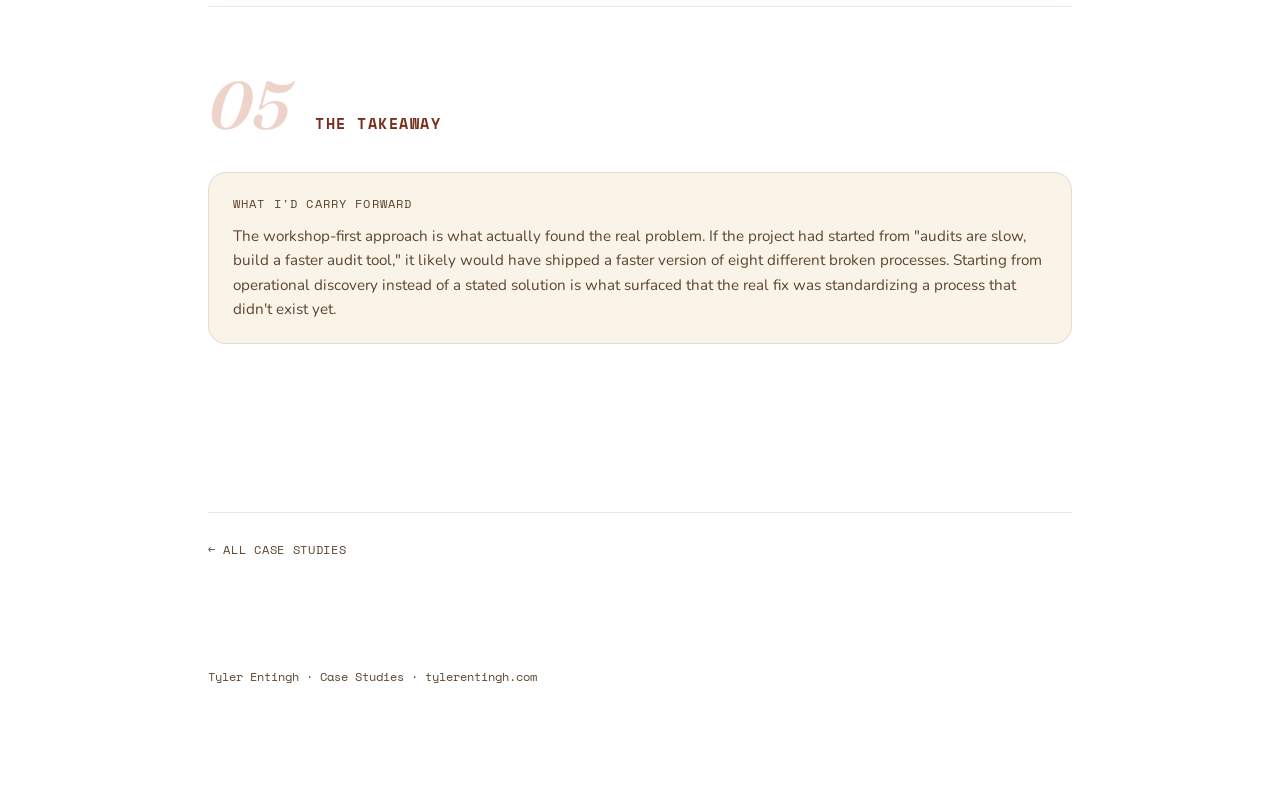
<file: case-studies/rendevor/index.html>
<!doctype html>
<html lang="en">
<head>
<meta charset="UTF-8">
<meta name="viewport" content="width=device-width, initial-scale=1.0">
<title>Rendevor: Audit Center — Case Study — Tyler Entingh</title>
<link rel="preconnect" href="https://fonts.googleapis.com">
<link rel="preconnect" href="https://fonts.gstatic.com" crossorigin>
<link href="https://fonts.googleapis.com/css2?family=Fraunces:ital,opsz,wght@0,9..144,300..900;1,9..144,300..900&family=Nunito:wght@400;600;700;800&family=Space+Mono:wght@400;700&display=swap" rel="stylesheet">
<style>
  /*
    CASE STUDY PAGE TEMPLATE — Tyler Entingh
    Built from the "Entingh Brand Standards" system (same tokens, same
    component patterns: numbered plates, mono kickers, rounded cards,
    pill chips). Duplicate this file per case study; only the content
    inside <body> needs to change — the CSS is meant to stay identical
    across all 8 so the site reads as one system.

    Sections map 1:1 to case-study-guide.md:
      Cover        -> At-a-glance (role / timeline / team / tools)
      Plate 00     -> Executive Summary (write this LAST + final screenshot)
      Plate 01     -> The Setup (context & problem)
      Plate 02     -> The Approach (role & process)
      Plate 03     -> The Work (key decisions)
      Plate 04     -> The Outcome (impact)
      Plate 05     -> The Takeaway (optional)
      Footer nav   -> prev / next case study + back to index

    Section headers use the mono kicker only (no serif h2 below it) —
    keep it that way across all 8, one line of hierarchy per plate.
  */
  :root{
    --paper:      #FFFFFF;
    --paper-2:    #FAF3E7;
    --paper-3:    #F1E1BF;
    --ink:        #33210F;
    --ink-soft:   #5C4530;
    --rust:       #B84A28;
    --rust-dark:  #7A2E1C;
    --gold:       #D69A3C;
    --gold-dark:  #A6721F;
    --line:       rgba(51,33,15,.16);
    --line-soft:  rgba(51,33,15,.10);
    --shadow-sm:  0 1px 2px rgba(51,33,15,.05), 0 6px 16px -12px rgba(51,33,15,.16);

    --radius:     18px;
    --radius-sm:  10px;
    --radius-pill:999px;

    --f-display:  'Fraunces', 'Iowan Old Style', 'Palatino Linotype', Georgia, serif;
    --f-body:     'Nunito', 'Segoe UI', system-ui, sans-serif;
    --f-mono:     'Space Mono', 'SFMono-Regular', Consolas, monospace;
  }

  *{box-sizing:border-box;}
  html{-webkit-text-size-adjust:100%;}
  body{
    margin:0;
    background:var(--paper);
    color:var(--ink);
    font-family:var(--f-body);
    font-size:16px;
    line-height:1.6;
  }
  @media (prefers-reduced-motion: reduce){
    *{animation-duration:.001ms !important; transition-duration:.001ms !important;}
  }

  img{max-width:100%; display:block; border-radius:var(--radius);}
  h1,h2,h3,h4{text-wrap:balance; margin:0; font-weight:600;}
  p{margin:0;}
  ::selection{background:var(--rust); color:#fff;}
  a{color:var(--rust-dark);}

  .wrap{max-width:920px; margin:0 auto; padding:0 28px 120px;}

  /* ---------- top index bar ---------- */
  .indexbar{
    position:sticky; top:0; z-index:20;
    background:rgba(255,255,255,.92);
    -webkit-backdrop-filter:blur(6px); backdrop-filter:blur(6px);
    border-bottom:1px solid var(--line-soft);
  }
  .indexbar-inner{
    max-width:920px; margin:0 auto; padding:14px 28px;
    display:flex; align-items:baseline; justify-content:space-between;
    gap:16px; flex-wrap:wrap;
  }
  .indexbar-mark{font-family:var(--f-display); font-weight:700; font-size:1.05rem;}
  .indexbar-back{
    font-family:var(--f-mono); font-size:.7rem; letter-spacing:.06em;
    text-transform:uppercase; color:var(--ink-soft); text-decoration:none;
    border-bottom:1px solid transparent;
  }
  .indexbar-back:hover, .indexbar-back:focus-visible{color:var(--rust-dark); border-bottom-color:var(--rust);}
  a:focus-visible, button:focus-visible{outline:2px solid var(--rust-dark); outline-offset:3px;}

  /* ---------- cover ---------- */
  .cover{padding:76px 28px 0;}
  .cover-inner{max-width:920px; margin:0 auto;}
  .eyebrow{
    font-family:var(--f-mono); font-size:.72rem; letter-spacing:.14em;
    text-transform:uppercase; color:var(--rust-dark);
    display:flex; align-items:center; gap:10px;
  }
  .eyebrow::before{content:""; width:22px; height:2px; background:var(--rust); display:inline-block;}
  .cover h1{
    font-family:var(--f-display); font-weight:900;
    font-size:clamp(2.4rem, 7vw, 4.6rem);
    line-height:.98; margin-top:18px; color:var(--ink);
  }
  .cover .position{
    font-family:var(--f-display); font-style:italic; font-weight:600;
    font-size:clamp(1.1rem, 2.4vw, 1.5rem);
    color:var(--rust-dark); margin-top:14px; max-width:46ch;
  }

  /* at-a-glance meta strip */
  .meta-strip{
    margin-top:40px; display:grid; grid-template-columns:repeat(4,1fr); gap:0;
    border-top:1px solid var(--line); border-bottom:1px solid var(--line);
  }
  .meta-cell{padding:16px 20px 16px 0; border-right:1px solid var(--line-soft);}
  .meta-cell:last-child{border-right:none;}
  .meta-label{
    font-family:var(--f-mono); font-size:.64rem; letter-spacing:.08em;
    text-transform:uppercase; color:var(--ink-soft); display:block; margin-bottom:6px;
  }
  .meta-value{font-family:var(--f-body); font-weight:700; font-size:.92rem; color:var(--ink);}
  @media (max-width:700px){
    .meta-strip{grid-template-columns:repeat(2,1fr);}
    .meta-cell{border-bottom:1px solid var(--line-soft); padding:14px 16px 14px 0;}
  }

  .cover-wave{margin:28px -28px 0; width:calc(100% + 56px); line-height:0; overflow:hidden;}
  .cover-wave svg{display:block; width:100%; height:auto; overflow:hidden;}

  /* reusable image block — executive-summary screenshot, process visuals, etc. */
  .figure{margin-top:24px; border-radius:var(--radius); overflow:hidden; box-shadow:var(--shadow-sm); border:1px solid var(--line-soft);}
  .figure img{border-radius:0;}
  .figure .caption{
    font-family:var(--f-mono); font-size:.68rem; color:var(--ink-soft);
    padding:10px 16px; border-top:1px solid var(--line-soft); background:var(--paper-2);
  }

  /* ---------- plate scaffolding ---------- */
  .plate{padding:64px 0 8px; border-bottom:1px solid var(--line-soft); scroll-margin-top:80px;}
  .plate:last-of-type{border-bottom:none;}
  .plate-head{display:grid; grid-template-columns:auto 1fr; gap:20px 26px; align-items:baseline; margin-bottom:34px;}
  .plate-num{
    font-family:var(--f-display); font-weight:600; font-style:italic;
    font-size:clamp(2.6rem, 6vw, 4.2rem); color:var(--rust); opacity:.24; line-height:1;
  }
  .plate-title-group .kicker{
    font-family:var(--f-mono); font-weight:700; font-size:.95rem; letter-spacing:.1em;
    text-transform:uppercase; color:var(--rust-dark); display:block;
  }
  .plate-body{max-width:66ch; font-size:1.05rem; color:var(--ink);}
  .plate-body p{margin-bottom:16px;}
  .plate-body p:last-child{margin-bottom:0;}
  .plate-body strong{color:var(--ink);}

  .subhead{
    font-family:var(--f-mono); font-size:.72rem; letter-spacing:.1em;
    text-transform:uppercase; color:var(--ink-soft);
    border-top:1px solid var(--line-soft); padding-top:8px; margin:36px 0 16px;
  }
  .subhead:first-of-type{margin-top:0;}

  /* ---------- decision cards (Plate 03) ---------- */
  .decisions{display:flex; flex-direction:column; gap:16px;}
  .decision{
    background:var(--paper-2); border:1px solid var(--line-soft); border-radius:var(--radius);
    padding:22px 24px;
  }
  .decision-num{font-family:var(--f-mono); font-size:.7rem; color:var(--rust-dark); letter-spacing:.08em;}
  .decision h3{font-family:var(--f-display); font-size:1.2rem; font-weight:600; margin:8px 0 10px;}
  .decision p{color:var(--ink-soft); font-size:.95rem; margin-bottom:8px;}
  .decision p:last-child{margin-bottom:0;}
  .decision .alt{
    font-size:.85rem; color:var(--ink-soft); border-left:2px solid var(--line);
    padding-left:12px; margin-top:10px; font-style:italic;
  }

  /* ---------- outcome stat cards (Plate 04) ---------- */
  .statgrid{display:grid; grid-template-columns:repeat(3,1fr); gap:16px; margin-bottom:28px;}
  .stat{
    background:var(--rust-dark); color:#fff; border-radius:var(--radius);
    padding:22px 20px; box-shadow:var(--shadow-sm);
  }
  .stat .num{font-family:var(--f-display); font-weight:900; font-size:clamp(1.8rem,4vw,2.6rem); line-height:1;}
  .stat .lbl{font-family:var(--f-mono); font-size:.68rem; letter-spacing:.04em; color:var(--paper-3); margin-top:8px; display:block;}
  @media (max-width:700px){ .statgrid{grid-template-columns:1fr;} }

  /* pill tags — tools, skills */
  .pillrow{display:flex; flex-wrap:wrap; gap:8px; margin-top:18px;}
  .pill{
    font-family:var(--f-mono); font-size:.7rem; color:var(--ink);
    background:var(--paper-2); padding:7px 14px; border-radius:var(--radius-pill);
    border:1px solid var(--line-soft);
  }

  /* pull quote */
  .pullquote{
    font-family:var(--f-display); font-style:italic; font-weight:500;
    font-size:clamp(1.3rem, 2.6vw, 1.7rem); color:var(--rust-dark);
    max-width:36ch; margin:8px 0 32px; line-height:1.3;
  }

  .rulecard{
    border:1px solid var(--line-soft); background:var(--paper-2); border-radius:var(--radius);
    padding:22px 24px; margin-top:20px;
  }
  .rulecard .subhead{border-top:none; margin:0 0 10px; padding-top:0;}
  .rulecard p{color:var(--ink-soft); font-size:.95rem;}

  /* ---------- footer / prev-next nav ---------- */
  .colophon{
    padding:40px 0 0; margin-top:40px;
    font-family:var(--f-mono); font-size:.72rem; color:var(--ink-soft);
  }
  .nextnav{
    display:flex; justify-content:space-between; gap:16px; flex-wrap:wrap;
    padding:28px 0; border-top:1px solid var(--line-soft); margin-top:40px;
  }
  .nextnav a{
    font-family:var(--f-mono); font-size:.72rem; letter-spacing:.06em;
    text-transform:uppercase; text-decoration:none; color:var(--ink-soft);
  }
  .nextnav a:hover, .nextnav a:focus-visible{color:var(--rust-dark);}
  .nextnav .to{display:block; font-family:var(--f-display); font-style:italic; font-size:1.1rem; color:var(--ink); margin-top:6px; text-transform:none; letter-spacing:0;}
</style>
</head>
<body>

<div class="indexbar">
  <div class="indexbar-inner">
    <div class="indexbar-mark">TE</div>
    <a class="indexbar-back" href="/#work">← All case studies</a>
  </div>
</div>

<!-- ============ COVER / AT-A-GLANCE ============ -->
<header class="cover">
  <div class="cover-inner">
    <p class="eyebrow">Case Study</p>

    <h1>Rendevor: Audit Center</h1>

    <p class="position">Standardizing a black-box audit process across 70+ facilities, and using AI to kill the paper re-entry problem for good.</p>

    <div class="meta-strip">
      <div class="meta-cell">
        <span class="meta-label">Role</span>
        <span class="meta-value">Lead Product Designer &amp; Product Manager</span>
      </div>
      <div class="meta-cell">
        <span class="meta-label">Timeline</span>
        <span class="meta-value">8 months</span>
      </div>
      <div class="meta-cell">
        <span class="meta-label">Team</span>
        <span class="meta-value">Product Designer &amp; PM (me), 2 Engineers</span>
      </div>
      <div class="meta-cell">
        <span class="meta-label">Tools</span>
        <span class="meta-value">Figma, Claude Code, Excel, Anthropic API</span>
      </div>
    </div>
  </div>

  <!-- Wave motif — signature graphic, use once per page. The final-state
       screenshot lives in Plate 00 below, not up here, so this motif is
       the only visual in the cover. -->
  <div class="cover-wave" aria-hidden="true">
    <svg viewBox="0 25 1200 275" preserveAspectRatio="none">
      <path d="M -160 100 L 30 100 C 160 100 200 200 350 200 C 500 200 540 50 700 50 C 860 50 900 170 1170 170 L 1380 170"
            fill="none" stroke="var(--ink)" stroke-width="30" stroke-linecap="butt"/>
      <path d="M -160 100 L 30 100 C 160 100 200 200 350 200 C 500 200 540 50 700 50 C 860 50 900 170 1170 170 L 1380 170"
            fill="none" stroke="var(--rust)" stroke-width="30" stroke-linecap="butt" transform="translate(0,24)"/>
      <path d="M -160 100 L 30 100 C 160 100 200 200 350 200 C 500 200 540 50 700 50 C 860 50 900 170 1170 170 L 1380 170"
            fill="none" stroke="var(--gold)" stroke-width="30" stroke-linecap="butt" transform="translate(0,48)"/>
      <path d="M -160 100 L 30 100 C 160 100 200 200 350 200 C 500 200 540 50 700 50 C 860 50 900 170 1170 170 L 1380 170"
            fill="none" stroke="var(--paper-3)" stroke-width="30" stroke-linecap="butt" transform="translate(0,72)"/>
    </svg>
  </div>
</header>

<main class="wrap">

  <!-- ============ 00 — EXECUTIVE SUMMARY ============ -->
  <!-- Write this section LAST, after 00-05 are drafted and you know how
       the story actually ends. It's the distilled narrative — problem,
       approach, and outcome in miniature — plus a screenshot of the
       finished, shipped state. This is what a skimming reader sees first. -->
  <section class="plate" id="summary">
    <div class="plate-head">
      <div class="plate-num">00</div>
      <div class="plate-title-group">
        <span class="kicker">Executive Summary</span>
      </div>
    </div>
    <div class="plate-body">
      <p>Rendevor's audit process was a black box: audits moved through delegations and sign-offs that nobody in the organization could describe start to finish, across facilities where some staff could use tablets and others were restricted to paper only. I led design and product management on Audit Center, standardizing the process around one workflow that works whether an audit happens on a device, in Excel, or on paper, and closing the loop on paper audits with an AI layer that reads handwritten forms directly instead of forcing staff to re-key them. That layer alone cut manual audit entry by 80%, and gave Rendevor's leadership real visibility into audit status and findings across every facility for the first time.</p>
    </div>

    <div class="figure">
      <img src="images/final-state.png" alt="Audit Center's digital audit view, showing a BioMed audit in progress with section tabs, Yes/No/N/A questions, and Print PDF, Upload Paper Audit, and Proceed actions.">
      <div class="caption">Audit Center — an audit in progress, digital format</div>
    </div>
  </section>

  <!-- ============ 01 — THE SETUP ============ -->
  <section class="plate" id="setup">
    <div class="plate-head">
      <div class="plate-num">01</div>
      <div class="plate-title-group">
        <span class="kicker">The Setup</span>
      </div>
    </div>
    <div class="plate-body">
      <p>Rendevor runs dialysis operations across more than 70 facilities nationwide, managed by 4 regional teams, many inside correctional settings, and needed a way to see where their internal processes were losing time and money. The project started as a discovery workshop with the client to map operations end to end and find either a bottleneck or an opportunity to free up staff time.</p>
      <p>That workshop surfaced the audit process as a black box. Nobody in the organization could describe it start to finish. Audits moved through a maze of delegations and sign-offs with no visibility into status: was a given audit in review, and with whom? What was needed to move it forward? Was it stalled in a remediation step waiting on a corrective action, and had that action actually been verified before the audit moved on? No one could answer those questions with confidence.</p>
      <p>Underneath that was a bigger problem: there was no formalized audit process to begin with. Each department ran audits its own way.</p>
    </div>
  </section>

  <!-- ============ 02 — THE APPROACH ============ -->
  <section class="plate" id="approach">
    <div class="plate-head">
      <div class="plate-num">02</div>
      <div class="plate-title-group">
        <span class="kicker">The Approach</span>
      </div>
    </div>
    <div class="plate-body">
      <p>Ran a series of workshops to map every user, workflow, and audit state across the organization. Followed that with one-on-one interviews across departments and regions, talking to both frontline users and subject matter experts, to pull out the actual process each group followed, define requirements, and identify practices worth standardizing company-wide.</p>
      <p>Two constraints shaped the design from there. First, the facilities themselves: because audits happen in correctional settings, device access varies by site. Some allow tablets and electronics, others restrict staff to paper only. Second, the paper workflow itself was generating rework: staff printed an Excel audit template, filled it out by hand, then re-typed it into a spreadsheet before the audit could move to its next step. Slow, and it introduced errors every time data got re-entered.</p>
      <p>Designed and validated the solution in stages: low-fidelity wireframes, user validation testing, then high-fidelity Figma screens for usability testing. From there, instead of handing off static screens, I built a working prototype directly in Claude Code, then led the development team through the build, an MVP launch, and subsequent releases that expanded functionality across the organization.</p>
    </div>

    <div class="figure">
      <img src="images/wireframe-audit-setup.png" alt="Early low-fidelity wireframe of the audit setup screen: three format options, an upload dropzone, and basic action buttons, no visual design applied yet.">
      <div class="caption">Low-fidelity wireframe — choosing how to start an audit</div>
    </div>

    <div class="figure">
      <img src="images/wireframe-conduct-audit.png" alt="Early low-fidelity wireframe of the audit-taking screen: section tabs, a sidebar, and repeated Yes/No/N/A question rows, no visual design applied yet.">
      <div class="caption">Low-fidelity wireframe — conducting an audit</div>
    </div>

    <div class="pillrow">
      <span class="pill">Discovery workshops</span>
      <span class="pill">User interviews</span>
      <span class="pill">Figma</span>
      <span class="pill">Usability testing</span>
      <span class="pill">Claude Code</span>
      <span class="pill">Anthropic API</span>
    </div>
  </section>

  <!-- ============ 03 — THE WORK (key decisions) ============ -->
  <section class="plate" id="work">
    <div class="plate-head">
      <div class="plate-num">03</div>
      <div class="plate-title-group">
        <span class="kicker">The Work</span>
      </div>
    </div>
    <div class="decisions">
      <div class="decision">
        <span class="decision-num">Decision 01</span>
        <h3>One audit format, three input modes</h3>
        <p>Built a single audit format that works whether staff are on a device, in Excel, or on paper, instead of mandating one digital-only tool across every facility.</p>
        <p class="alt">Considered instead: standardizing on a single digital workflow. That wasn't viable given the facility restrictions on electronics, so the format had to flex to the environment rather than assume it away.</p>
      </div>

      <div class="figure">
        <img src="images/decision-01-audit-modes.png" alt="The Start New Audit screen, showing Digital Audit, Excel Audit, and Paper Audit as parallel options, plus a drop zone to upload a completed audit.">
        <div class="caption">Starting an audit — digital, Excel, or paper, same system either way</div>
      </div>

      <div class="decision">
        <span class="decision-num">Decision 02</span>
        <h3>OCR instead of accepting the double-entry workflow</h3>
        <p>Added a handwriting-recognition layer, built on the Anthropic API, so paper-only sites could upload a photo or scan of a completed audit instead of re-keying it into a spreadsheet by hand.</p>
        <p class="alt">Considered instead: leaving paper-based facilities on the manual re-entry process as an accepted limitation. That would have kept the slowest, most error-prone part of the workflow in place for exactly the sites least able to absorb it.</p>
      </div>

      <div class="figure">
        <img src="images/decision-02-ocr-upload.png" alt="The Upload Paper Audit flow: facility, auditor, and period fields, then a drag-and-drop area accepting a PDF, page images, or an Excel file.">
        <div class="caption">Uploading a completed paper audit for automatic processing</div>
      </div>

      <div class="decision">
        <span class="decision-num">Decision 03</span>
        <h3>One standardized workflow, not eight digitized ones</h3>
        <p>Defined a single audit taxonomy and workflow, built from the cross-department research, rather than digitizing each department's existing (and inconsistent) process as-is.</p>
        <p class="alt">Considered instead: building the tool around each department's current process to minimize change management. That would have preserved the black box in digital form. The actual problem was the absence of a shared process, so the design had to fix that first.</p>
      </div>
    </div>
  </section>

  <!-- ============ 04 — THE OUTCOME ============ -->
  <section class="plate" id="outcome">
    <div class="plate-head">
      <div class="plate-num">04</div>
      <div class="plate-title-group">
        <span class="kicker">The Outcome</span>
      </div>
    </div>

    <p class="pullquote">"AI handwriting recognition cut manual audit entry by 80%."</p>

    <div class="statgrid">
      <div class="stat">
        <span class="num">80%</span>
        <span class="lbl">Reduction in manual audit entry</span>
      </div>
    </div>

    <div class="plate-body">
      <p>Rendevor got its first fully transparent, end-to-end audit system: every audit's status, owner, and next step are now visible as it moves through review and remediation. That transparency directly reduced their regulatory risk with health and government oversight bodies. Leadership also got, for the first time, real data on audit findings across teams and facilities, enough to spot patterns and make informed decisions at the C-level instead of guessing.</p>
    </div>

    <div class="figure">
      <img src="images/outcome-paper-audit.jpg" alt="A completed BioMed Audit v1 paper form, hand-filled with checkmarks and margin notes at a facility that still audits on paper.">
      <div class="caption">A real paper audit — the exact kind of document the handwriting-recognition layer now reads automatically instead of someone re-keying it by hand</div>
    </div>
  </section>

  <!-- ============ 05 — THE TAKEAWAY (optional) ============ -->
  <!-- Delete this whole <section> if it doesn't earn its place. -->
  <section class="plate" id="takeaway">
    <div class="plate-head">
      <div class="plate-num">05</div>
      <div class="plate-title-group">
        <span class="kicker">The Takeaway</span>
      </div>
    </div>
    <div class="rulecard">
      <div class="subhead">What I'd carry forward</div>
      <p>The workshop-first approach is what actually found the real problem. If the project had started from "audits are slow, build a faster audit tool," it likely would have shipped a faster version of eight different broken processes. Starting from operational discovery instead of a stated solution is what surfaced that the real fix was standardizing a process that didn't exist yet.</p>
    </div>
  </section>

</main>

<!-- ============ PREV / NEXT + BACK ============ -->
<!-- No other case studies are built yet, so this is a single back-link for
     now. Once a second one exists, restore the two-link prev/next pattern
     from case-study-template.html. -->
<div class="wrap">
  <div class="nextnav">
    <a href="/#work">← All case studies</a>
  </div>
  <div class="colophon">
    <span>Tyler Entingh · Case Studies · tylerentingh.com</span>
  </div>
</div>

</body>
</html>
</file>
<file: assets/style.css>
:root{
  --paper:      #FFFFFF;
  --paper-2:    #FAF3E7;
  --paper-3:    #F1E1BF;
  --ink:        #33210F;
  --ink-soft:   #5C4530;
  --rust:       #B84A28;
  --rust-dark:  #7A2E1C;
  --gold:       #D69A3C;
  --gold-dark:  #A6721F;
  --line:       rgba(51,33,15,.16);
  --line-soft:  rgba(51,33,15,.10);
  --shadow-sm:  0 1px 2px rgba(51,33,15,.05), 0 6px 16px -12px rgba(51,33,15,.16);

  --radius:     18px;
  --radius-sm:  10px;
  --radius-pill:999px;

  --f-display:  'Fraunces', 'Iowan Old Style', 'Palatino Linotype', Georgia, serif;
  --f-body:     'Nunito', 'Segoe UI', system-ui, sans-serif;
  --f-mono:     'Space Mono', 'SFMono-Regular', Consolas, monospace;
}

*{box-sizing:border-box;}
html{-webkit-text-size-adjust:100%;}
html, body{height:100%;}
body{
  margin:0;
  overflow:hidden;
  background:var(--paper);
  color:var(--ink);
  font-family:var(--f-body);
  font-size:16px;
  line-height:1.6;
}
@media (prefers-reduced-motion: reduce){
  html{scroll-behavior:auto;}
  *{animation-duration:.001ms !important; transition-duration:.001ms !important;}
}

img{max-width:100%;}
h1,h2,h3,h4{text-wrap:balance; margin:0; font-weight:600;}
p{margin:0;}
::selection{background:var(--rust); color:#fff;}
a{color:var(--rust-dark);}
a:focus-visible, button:focus-visible{outline:2px solid var(--rust-dark); outline-offset:3px;}

.wrap{max-width:920px; width:100%; margin:auto; padding:56px 28px;}

/* ---------- nav ---------- */
.navbar{
  position:fixed; top:0; left:0; right:0; z-index:30;
  background:rgba(255,255,255,.92);
  -webkit-backdrop-filter:blur(6px); backdrop-filter:blur(6px);
}
.scroll-progress{height:2px; background:var(--line-soft);}
.scroll-progress-bar{
  height:100%; width:100%; background:var(--rust);
  transform:scaleX(0); transform-origin:left center;
  transition:transform .15s ease-out, background .2s ease;
}
body[data-active-section="experience"] .scroll-progress-bar{background:var(--gold);}
.navbar-inner{
  position:relative;
  max-width:920px; margin:0 auto; padding:14px 28px;
  display:flex; align-items:baseline; justify-content:space-between;
  gap:16px; flex-wrap:wrap;
}
.navbar-mark{
  font-family:var(--f-display); font-weight:700; font-size:1.05rem; letter-spacing:.01em;
  text-decoration:none; color:var(--ink); border-bottom:1px solid transparent;
}
.navbar-mark.active{border-bottom-color:var(--rust);}
.navbar-nav{
  display:flex; gap:18px; flex-wrap:wrap;
  font-family:var(--f-mono); font-size:.7rem; letter-spacing:.06em;
  text-transform:uppercase;
}
.navbar-toggle{
  display:none; flex-direction:column; justify-content:center; align-items:stretch;
  gap:5px; width:30px; height:26px; padding:0; margin:0;
  background:none; border:none; cursor:pointer;
}
.navbar-toggle span{
  display:block; height:2px; background:var(--ink); border-radius:2px;
  transition:transform .2s ease, opacity .2s ease;
}
.navbar-toggle[aria-expanded="true"] span:nth-child(1){transform:translateY(7px) rotate(45deg);}
.navbar-toggle[aria-expanded="true"] span:nth-child(2){opacity:0;}
.navbar-toggle[aria-expanded="true"] span:nth-child(3){transform:translateY(-7px) rotate(-45deg);}
@media (max-width:768px){
  .navbar-toggle{display:flex;}
  .navbar-nav{
    display:none; flex-direction:column; gap:4px;
    position:absolute; top:100%; left:0; right:0;
    background:var(--paper); border-bottom:1px solid var(--line-soft);
    box-shadow:var(--shadow-sm);
    padding:14px 28px 22px;
  }
  .navbar-nav.is-open{display:flex;}
  .navbar-nav a{padding:6px 0;}
}
.navbar-nav a{color:var(--ink-soft); text-decoration:none; border-bottom:1px solid transparent;}
.navbar-nav a:hover, .navbar-nav a:focus-visible{color:var(--rust-dark); border-bottom-color:var(--rust);}
.navbar-nav a.active{color:var(--rust-dark); border-bottom-color:var(--rust); font-weight:700;}

/* ---------- custom-paged sections ---------- */
/* Paging is driven entirely by assets/scrollpage.js (wheel/keyboard/touch),
   not native scroll-snap -- that's what lets the progress bar be the exact,
   guaranteed trigger for advancing, and lets forward/backward have
   different effort. .pages-track is translated by JS in whole --page-h
   increments; .scrollport just clips whatever isn't the current page. */
:root{ --nav-h:64px; --page-h:100vh; }
.scrollport{
  position:fixed; top:var(--nav-h); left:0; right:0; bottom:0;
  overflow:hidden;
}
.pages-track{
  transition:transform .7s cubic-bezier(.22,.61,.36,1);
  will-change:transform;
}
.page{
  position:relative;
  height:var(--page-h);
  display:flex;
  overflow-y:auto;
}
.page-inner{
  width:100%; max-width:920px; margin:auto; padding:56px 28px;
  position:relative; z-index:1;
  opacity:0; transform:translateY(28px);
  transition:opacity .6s ease, transform .6s ease;
}
.page-inner.is-visible{opacity:1; transform:translateY(0);}

/* ---------- hero ---------- */
.hero{overflow-x:hidden;}
.hero-inner{max-width:920px; margin:auto; position:relative; z-index:1;}
.eyebrow{
  font-family:var(--f-mono); font-size:.72rem; letter-spacing:.14em;
  text-transform:uppercase; color:var(--rust-dark);
  display:flex; align-items:center; gap:10px;
}
.eyebrow::before{content:""; width:22px; height:2px; background:var(--rust); display:inline-block;}
.hero h1{
  font-family:var(--f-display); font-weight:900;
  font-size:clamp(3rem, 9vw, 6.4rem); line-height:.94;
  margin-top:18px; color:var(--ink);
}
.hero .position{
  font-family:var(--f-display); font-style:normal; font-weight:300;
  font-size:clamp(1.2rem, 2.6vw, 1.7rem);
  color:var(--rust-dark); margin-top:14px; text-wrap:balance;
}
.hero-cta{margin-top:36px; display:flex; gap:14px; flex-wrap:wrap;}
.btn{
  display:inline-flex; align-items:center; gap:8px;
  font-family:var(--f-mono); font-size:.72rem; letter-spacing:.06em; text-transform:uppercase;
  padding:12px 20px; border-radius:var(--radius-pill); text-decoration:none;
  border:1px solid transparent;
}
.btn-primary{background:var(--rust); color:#fff;}
.btn-primary:hover, .btn-primary:focus-visible{background:var(--rust-dark);}
.btn-outline{border-color:var(--line); color:var(--ink);}
.btn-outline:hover, .btn-outline:focus-visible{border-color:var(--rust-dark); color:var(--rust-dark);}

.hero-meta{
  margin-top:36px; display:flex; gap:28px; flex-wrap:wrap;
  font-family:var(--f-mono); font-size:.78rem; color:var(--ink-soft);
}
.hero-meta strong{color:var(--ink); font-weight:700;}
.hero-wave{
  position:absolute; top:40px; left:50%; transform:translateX(-50%);
  width:100vw; max-width:1000px;
  z-index:0; line-height:0; pointer-events:none; opacity:.5;
}
.hero-wave svg{
  --wave-scale:1.8;
  display:block; width:100%; height:auto; overflow:hidden;
  transform:scale(var(--wave-scale)); transform-origin:center top;
}
@media (max-width:480px){
  .hero-wave{top:10px;}
  .hero-wave svg{--wave-scale:2.2;}
}

/* ---------- section scaffolding ---------- */
.section-head{display:grid; grid-template-columns:auto 1fr; gap:20px 26px; align-items:baseline; margin-bottom:34px;}
.section-num{
  font-family:var(--f-display); font-weight:600; font-style:italic;
  font-size:clamp(2.6rem, 6vw, 4.2rem); color:var(--rust); opacity:.24; line-height:1;
}
.section-title-group .kicker{
  font-family:var(--f-mono); font-size:.72rem; letter-spacing:.14em;
  text-transform:uppercase; color:var(--rust-dark); display:block; margin-bottom:6px;
}
.section-title-group h2{font-family:var(--f-display); font-weight:600; font-size:clamp(1.7rem, 4vw, 2.5rem);}
.section-intro{max-width:64ch; font-size:1.05rem; color:var(--ink-soft); margin-bottom:30px;}
.section-intro strong{color:var(--ink);}

/* ---------- off the clock ---------- */
.offclock{margin-top:36px; padding-top:28px; border-top:1px solid var(--line-soft);}
.offclock-kicker{
  font-family:var(--f-mono); font-size:.72rem; letter-spacing:.14em;
  text-transform:uppercase; color:var(--rust-dark); display:block; margin-bottom:10px;
}
.offclock .section-intro{margin-bottom:0;}

/* ---------- experience: inverted dark panel ---------- */
/* Brick (--rust-dark) is the brand doc's designated dark-panel color
   ("white on Brick = 9.4:1 AAA") -- closest match to "dark burnt orange"
   in the existing palette, so section-scoped overrides swap every text
   color for a light-on-dark equivalent rather than introducing new ones. */
#experience{background:var(--rust-dark); color:#fff;}
#experience .section-num{color:var(--gold); opacity:.32;}
#experience .kicker{color:var(--gold);}
#experience .section-title-group h2{color:#fff;}
#experience .section-intro{color:rgba(255,255,255,.75);}
#experience .role-when{color:rgba(255,255,255,.55);}
#experience .role-title{color:#fff;}
#experience .role-org{color:var(--gold);}
#experience .role-desc{color:rgba(255,255,255,.78);}
#experience .role{border-top-color:rgba(255,255,255,.16);}

/* Chicago doodles (assets/doodles.js). Same sticky zero-height wrapper as
   .lava-bg so the layer stays pinned while the timeline scrolls. */
.doodle-bg{position:sticky; top:0; height:0; overflow:visible; z-index:0; pointer-events:none;}
.doodle-bg-inner{position:absolute; top:0; left:0; width:100vw; height:var(--page-h); overflow:hidden;}
.doodle{position:absolute; overflow:visible; opacity:.42; transition:opacity .9s ease;}
.doodle--big{opacity:.22;}
.doodle.is-leaving{opacity:0;}
.doodle path{
  fill:none; stroke:var(--gold); stroke-width:var(--doodle-stroke, 2.4); stroke-linecap:round; stroke-linejoin:round;
  stroke-dasharray:1; stroke-dashoffset:1;
  animation:doodle-draw 1s ease-in-out forwards;
}
@keyframes doodle-draw{to{stroke-dashoffset:0;}}

/* ---------- experience timeline ---------- */
.timeline{display:flex; flex-direction:column; gap:0;}
.role{
  padding:26px 0; border-top:1px solid var(--line-soft);
  display:grid; grid-template-columns:160px 1fr; gap:24px;
}
.role:first-child{border-top:none;}
.role-when{font-family:var(--f-mono); font-size:.74rem; color:var(--ink-soft); letter-spacing:.03em; padding-top:2px;}
.role-title{font-family:var(--f-display); font-weight:600; font-size:1.25rem; color:var(--ink);}
.role-org{font-family:var(--f-mono); font-size:.74rem; letter-spacing:.04em; text-transform:uppercase; color:var(--rust-dark); margin-top:2px;}
.role-desc{color:var(--ink-soft); font-size:.98rem; max-width:60ch;}

/* Each role collapses behind a "+" trigger; only one open at a time
   (enforced in JS). Dark-panel colors are hardcoded here rather than via
   currentColor/inherit since .role only ever appears on Experience's
   inverted-dark background. */
.role-trigger{
  display:flex; align-items:flex-start; justify-content:space-between; gap:14px;
  width:100%; background:none; border:none; padding:0; margin:0; text-align:left; cursor:pointer;
}
.role-trigger-text{display:flex; flex-direction:column; gap:2px;}
.role-icon{
  flex:none; width:24px; height:24px; margin-top:.2em; border-radius:50%;
  border:1px solid rgba(255,255,255,.35); position:relative;
  transition:transform .3s ease, border-color .25s ease, background .25s ease;
}
.role-icon::before, .role-icon::after{
  content:""; position:absolute; top:50%; left:50%; background:#fff;
  transform:translate(-50%,-50%); transition:transform .3s ease;
}
.role-icon::before{width:11px; height:1.5px;}
.role-icon::after{width:1.5px; height:11px;}
.role-trigger[aria-expanded="true"] .role-icon{
  background:var(--gold); border-color:var(--gold); transform:rotate(45deg);
}
.role-trigger[aria-expanded="true"] .role-icon::before,
.role-trigger[aria-expanded="true"] .role-icon::after{background:var(--rust-dark);}
.role-panel{display:grid; grid-template-rows:0fr; transition:grid-template-rows .4s cubic-bezier(.22,.61,.36,1);}
.role-panel-inner{overflow:hidden;}
.role-panel-inner .role-desc{margin:14px 0 0; padding-top:14px; border-top:1px solid rgba(255,255,255,.16);}
.role:has(.role-trigger[aria-expanded="true"]) .role-panel{grid-template-rows:1fr;}
@media (max-width:640px){ .role{grid-template-columns:1fr; gap:6px;} }

/* ---------- work: case study carousel ---------- */
/* One case study per slide (see the shared carousel mechanics above), all
   sharing the same gradient treatment (gold -> rust -> brick) this section
   used for its old single "coming soon" panel, so the carousel reads as
   one consistent set even though only one card is a live link today. A
   built case study's whole slide is a link to its standalone page, with a
   teaser and CTA; an unbuilt one is the same card shape with a
   "Coming soon" badge in the same bottom-of-card slot instead. */
.work-card{
  position:relative;
  display:flex; flex-direction:column; gap:10px; text-decoration:none;
  background:linear-gradient(135deg, var(--gold) 0%, var(--rust) 55%, var(--rust-dark) 100%);
  color:#fff; padding:28px 32px; border:1px solid transparent;
  min-height:220px; transition:box-shadow .2s ease;
}
a.work-card:hover, a.work-card:focus-visible{box-shadow:var(--shadow-sm);}
.work-card-company{
  font-family:var(--f-mono); font-size:.72rem; color:rgba(255,255,255,.85); letter-spacing:.08em;
  text-transform:uppercase;
  padding-right:52px; /* keep the company name clear of the date badge */
}
.work-card-date{
  position:absolute; top:28px; right:32px;
  font-family:var(--f-mono); font-size:.72rem; letter-spacing:.06em;
  color:rgba(255,255,255,.75);
}
.work-card h3{font-family:var(--f-display); font-size:1.3rem; font-weight:600; color:#fff;}
.work-card p{color:rgba(255,255,255,.88); font-size:.95rem;}
.work-card-tags{display:flex; flex-wrap:wrap; gap:8px;}
.work-card-tag{
  font-family:var(--f-mono); font-size:.66rem; letter-spacing:.04em; text-transform:uppercase;
  color:#fff; background:rgba(255,255,255,.16); border:1px solid rgba(255,255,255,.35);
  padding:4px 10px; border-radius:var(--radius-pill);
}
.work-card-cta{
  margin-top:auto; padding-top:14px; font-family:var(--f-mono); font-size:.72rem;
  letter-spacing:.08em; text-transform:uppercase; color:#fff; font-weight:700;
}
.work-soon-note{
  align-self:flex-start; margin-top:auto; padding-top:14px;
  font-family:var(--f-mono); font-size:.72rem; letter-spacing:.1em; text-transform:uppercase;
  color:rgba(255,255,255,.65); font-weight:700; font-style:italic;
}

/* ---------- about: lava-lamp ambient background ---------- */
/* A zero-height sticky wrapper is the standard trick for a background
   layer that stays pinned to the top of a scrolling container without
   consuming layout space or pushing content down -- necessary here since
   #about's own content can outgrow one viewport and scroll internally. */
.lava-bg{
  position:sticky; top:0; height:0; overflow:visible; z-index:0; pointer-events:none;
}
.lava-bg-inner{
  /* .page is a flex container, so the zero-content .lava-bg sticky wrapper
     shrinks to width:0 as a flex item and sits flush at .page's left edge.
     "left:0" is a literal offset (unaffected by the collapsed parent
     width), so anchoring there and sizing off the viewport instead of the
     parent avoids depending on that collapsed width. */
  position:absolute; top:0; left:0; width:100vw; height:var(--page-h); overflow:hidden;
}
.lava-blob{
  position:absolute; bottom:-25%; border-radius:50%; filter:blur(7px); opacity:0;
  animation-name:lava-rise; animation-timing-function:ease-in-out; animation-iteration-count:infinite;
}
@keyframes lava-rise{
  /* translateY here must scale off the section's own height (--page-h),
     not a percentage of the blob's own small size (the default meaning of
     a % in transform) -- that was the bug: on a tall viewport the rise
     never covered the real distance from "just below the fold" back up
     through the visible area. border-radius cycles through asymmetric
     8-value shapes (each corner's h/v radius set independently) so the
     browser interpolates a genuine liquid morph between them, rather than
     a fixed circle just moving and scaling. */
  0%{ transform:translate(0,0) scale(.85); opacity:0; border-radius:50%; }
  10%{ opacity:.16; border-radius:58% 42% 38% 62% / 55% 35% 65% 45%; }
  30%{ transform:translate(24px, calc(var(--page-h) * -0.35)) scale(1.05); border-radius:42% 58% 65% 35% / 48% 62% 38% 52%; }
  55%{ transform:translate(-18px, calc(var(--page-h) * -0.65)) scale(.95); border-radius:65% 35% 50% 50% / 40% 55% 45% 60%; }
  80%{ transform:translate(14px, calc(var(--page-h) * -0.95)) scale(1.08); opacity:.14; border-radius:38% 62% 55% 45% / 60% 40% 60% 40%; }
  100%{ transform:translate(0, calc(var(--page-h) * -1.3)) scale(.8); opacity:0; border-radius:50%; }
}
.lava-blob--1{left:2%;  width:255px; height:255px; background:var(--gold);     animation-duration:27s; animation-delay:-2s;}
.lava-blob--2{left:19%; width:165px; height:165px; background:var(--rust);     animation-duration:21s; animation-delay:-9s;}
.lava-blob--3{left:37%; width:300px; height:300px; background:var(--paper-3); animation-duration:32s; animation-delay:-17s;}
.lava-blob--4{left:56%; width:195px; height:195px; background:var(--rust-dark); animation-duration:24s; animation-delay:-4s;}
.lava-blob--5{left:74%; width:233px; height:233px; background:var(--gold);     animation-duration:29s; animation-delay:-21s;}
.lava-blob--6{left:90%; width:150px; height:150px; background:var(--rust);     animation-duration:19s; animation-delay:-11s;}

/* Two of the six blobs get a "budding" child bubble: it sits hidden inside
   the parent, then partway through the rise it separates and keeps
   climbing on its own path while the parent settles back to round --
   real lava lamps do this occasionally, not on every bubble every cycle,
   so only --2 and --5 get it. animation-duration/delay:inherit locks the
   child's split moment to that specific parent's own cycle. */
.lava-blob--2::after, .lava-blob--5::after{
  content:""; position:absolute; left:22%; top:8%; width:52%; height:52%;
  border-radius:50%; background:inherit; filter:inherit;
  animation-name:lava-split; animation-timing-function:ease-in-out; animation-iteration-count:infinite;
  animation-duration:inherit; animation-delay:inherit;
}
@keyframes lava-split{
  0%, 45%{ opacity:0; transform:translate(0,0) scale(.25); border-radius:50%; }
  50%{ opacity:.85; transform:translate(8%,-18%) scale(.6); border-radius:56% 44% 40% 60% / 50% 55% 45% 50%; }
  70%{ opacity:.75; transform:translate(-14%,-70%) scale(.8); border-radius:44% 56% 60% 40% / 55% 45% 50% 50%; }
  100%{ opacity:0; transform:translate(18%,-150%) scale(.5); border-radius:50%; }
}
@media (prefers-reduced-motion: reduce){
  .lava-blob--2::after, .lava-blob--5::after{animation:none; opacity:0;}
  .lava-blob{animation:none; opacity:.14; bottom:auto; top:20%;}
}

/* ---------- #work backdrop ---------- */
/* Same sticky zero-height wrapper trick as .lava-bg (see the note there on
   why the inner layer anchors at left:0 and sizes off 100vw). Each slot
   holds a faded, tilted screenshot of the matching case study that fades
   in when its card is the active carousel slide. */
.work-bg{
  position:sticky; top:0; height:0; overflow:visible; z-index:0; pointer-events:none;
}
.work-bg-inner{
  position:absolute; top:0; left:0; width:100vw; height:var(--page-h); overflow:hidden;
}
.work-bg-slide{
  position:absolute; inset:0; opacity:0; transition:opacity .8s ease;
}
.work-bg-slide.is-active{opacity:1;}
.work-bg-slide img{
  position:absolute; top:50%; left:50%;
  width:min(1400px, 130vw); height:auto;
  /* % here is the img's own size, which is what centering wants */
  transform:translate(-50%,-50%) rotate(-6deg) scale(1.06);
  transition:transform 1.4s cubic-bezier(.22,.61,.36,1);
  opacity:var(--work-bg-opacity, .5); filter:grayscale(1) sepia(.35); mix-blend-mode:multiply;
  -webkit-mask-image:radial-gradient(ellipse 60% 55% at 50% 50%, #000 35%, transparent 100%);
          mask-image:radial-gradient(ellipse 60% 55% at 50% 50%, #000 35%, transparent 100%);
}
/* Soft white halo behind the heading so it stays readable over the
   backdrop. justify-self:start shrinks the group to its text so the halo
   hugs the words instead of spanning the grid column. */
#work .section-title-group{position:relative; isolation:isolate; justify-self:start;}
#work .section-title-group::before{
  content:""; position:absolute; inset:-16px -28px; z-index:-1;
  background:rgba(255,255,255,.5); border-radius:24px; filter:blur(18px);
}
.work-bg-slide.is-active img{
  transform:translate(-50%,-50%) rotate(-6deg) scale(1);
  animation:work-bg-flash 1.8s ease-out;
}
/* Color pulse: a newly active backdrop arrives in full color, holds a
   beat, then settles into the resting mono look. The end frame matches
   the base img rule, so there's no jump when the animation lets go. */
@keyframes work-bg-flash{
  0%, 30%{filter:grayscale(0) sepia(0); opacity:var(--work-bg-flash-opacity, .9);}
  100%{filter:grayscale(1) sepia(.35); opacity:var(--work-bg-opacity, .5);}
}
/* Mostly-dark screenshots turn into heavy grey slabs at full strength */
.work-bg-slide--dark{--work-bg-opacity:.22; --work-bg-flash-opacity:.55;}
/* Portrait phone shots size off height so they don't blow up to 130vw */
.work-bg-slide--phone img{width:auto; height:min(88vh, 900px); max-width:none;}
@media (prefers-reduced-motion: reduce){
  .work-bg-slide, .work-bg-slide img{transition:none;}
  .work-bg-slide.is-active img{animation:none;}
}

/* ---------- shared one-at-a-time carousel (about pillars + work cards) ---------- */
/* One slide in view at a time, JS-driven translateX (same philosophy as
   the outer page pager: an explicit index drives the transform, rather
   than native scroll-snap) with arrow buttons and dot indicators. Shared
   by #about's pillars and #work's case studies (assets/pillars.js inits
   every .pillars-carousel it finds) -- only each slide's inner content
   differs. */
.pillars-carousel{margin-bottom:8px; border-radius:var(--radius);}
.pillars-carousel:focus-visible{outline:2px solid var(--rust); outline-offset:4px;}
.pillars-viewport{overflow:hidden; border-radius:var(--radius);}
.pillars-track{display:flex; transition:transform .5s cubic-bezier(.22,.61,.36,1);}
.pillars-track > *{flex:0 0 100%; width:100%; box-sizing:border-box;}
.pillar{
  background:var(--paper-2); padding:28px 32px; border:1px solid var(--line-soft);
  min-height:220px;
}
.pillars-nav{display:flex; align-items:center; justify-content:center; gap:18px; margin-top:20px;}
.pillars-arrow{
  width:38px; height:38px; flex:none; border-radius:50%; border:1px solid var(--line-soft);
  background:var(--paper); font-family:var(--f-display); font-size:1.3rem; line-height:1;
  color:var(--ink); display:flex; align-items:center; justify-content:center; cursor:pointer;
  transition:border-color .2s ease, color .2s ease;
}
.pillars-arrow:hover, .pillars-arrow:focus-visible{border-color:var(--rust); color:var(--rust-dark);}
.pillars-arrow:focus-visible{outline:2px solid var(--rust); outline-offset:2px;}
.pillars-dots{display:flex; align-items:center; gap:9px;}
.pillars-dot{
  width:9px; height:9px; padding:0; border-radius:50%; border:1px solid var(--line-soft);
  background:var(--paper-3); cursor:pointer; transition:background .2s ease, border-color .2s ease, transform .2s ease;
}
.pillars-dot:hover{border-color:var(--rust);}
.pillars-dot.is-active{background:var(--rust); border-color:var(--rust); transform:scale(1.25);}
.pillar-num{font-family:var(--f-mono); font-size:.72rem; color:var(--rust-dark); letter-spacing:.08em;}
.pillar h3{font-family:var(--f-display); font-size:1.3rem; margin:8px 0 8px; font-weight:600;}
.pillar p{color:var(--ink-soft); font-size:.95rem;}
.pillar-example{
  margin:14px 0 0; padding-top:14px; border-top:1px solid var(--line-soft);
  font-size:.92rem;
}
.pillar-example strong{
  font-family:var(--f-mono); font-size:.72rem; letter-spacing:.08em; text-transform:uppercase;
  color:var(--rust-dark); font-weight:700;
}

/* ---------- contact ---------- */
.contact-card{
  background:var(--ink); color:#fff; border-radius:var(--radius);
  padding:44px 36px; display:flex; flex-direction:column; gap:18px;
}
.contact-card h2{font-family:var(--f-display); font-weight:600; font-size:clamp(1.6rem, 4vw, 2.2rem); color:#fff;}
.contact-card p{color:var(--paper-3); max-width:52ch;}
/* ---------- contact form ---------- */
.contact-form-wrap{margin-top:12px; padding-top:24px; border-top:1px solid rgba(255,255,255,.16);}
.contact-form{display:flex; flex-direction:column; gap:16px; max-width:52ch;}
.contact-form-row{display:flex; gap:16px; flex-wrap:wrap;}
.contact-form-row .contact-form-field{flex:1 1 180px;}
.contact-form-honeypot{position:absolute; left:-9999px; width:1px; height:1px; opacity:0;}
.contact-form-field{display:flex; flex-direction:column; gap:6px;}
.contact-form-field span{
  font-family:var(--f-mono); font-size:.68rem; letter-spacing:.06em; text-transform:uppercase;
  color:rgba(255,255,255,.6);
}
.contact-form-field input, .contact-form-field textarea{
  font-family:var(--f-body); font-size:.95rem; color:#fff;
  background:rgba(255,255,255,.06); border:1px solid rgba(255,255,255,.25); border-radius:var(--radius-sm);
  padding:10px 12px; resize:vertical; transition:border-color .2s ease, background .2s ease;
}
.contact-form-field input::placeholder, .contact-form-field textarea::placeholder{color:rgba(255,255,255,.4);}
.contact-form-field input:focus-visible, .contact-form-field textarea:focus-visible{
  outline:none; border-color:var(--gold); background:rgba(255,255,255,.1);
}
.contact-form-actions{display:flex; align-items:center; gap:16px; flex-wrap:wrap;}
.contact-form-actions .btn-primary{background:var(--rust); border:none;}
.contact-form-actions .btn-primary:disabled{opacity:.6; cursor:default;}
.contact-form-status{font-family:var(--f-mono); font-size:.78rem; color:rgba(255,255,255,.75);}
.contact-form-status.is-success{color:var(--gold);}
.contact-form-status.is-error{color:#f2a691;}

/* ---------- contact: sliding panel background ---------- */
/* Same zero-height sticky trick as the About lava background (see there
   for why: it's needed so this layer stays pinned behind the section
   without consuming layout space or scrolling away with content), full
   var(--page-h) tall so each panel spans the entire viewport, top to
   bottom. opacity:.5 matches the hero wave's treatment.

   This is JS-driven (assets/contact-panels.js), not a CSS @keyframes
   loop -- a pure-CSS attempt (independent animation-delay per panel on a
   shared keyframe) turned out unable to satisfy "exactly one panel
   slides at a time" and "adjacent panels never match" simultaneously:
   offsetting a shared periodic animation by whole multiples of its own
   segment length changes which color a panel shows, but NOT when its
   transitions happen in real time (delay mod segment-length was always
   0), so every panel ended up sliding at the same synchronized instants
   regardless of the color-index math being correct. Genuinely
   decorrelating the timing while still guaranteeing no-clash-with-
   neighbors requires knowing neighbors' *current* color at the moment of
   each transition, which only JS can do. So: JS picks one panel at a
   time (round-robin, one every ~4s), computes a new color that isn't its
   own current one or either neighbor's current one, and sets it --
   `transition: transform` below is what turns that JS-driven state
   change into an animated slide instead of an instant jump. */
.contact-bg{position:sticky; top:0; height:0; overflow:visible; z-index:0; pointer-events:none; opacity:.5;}
.contact-bg-inner{
  position:absolute; top:0; left:0; width:100vw; height:var(--page-h);
  display:flex; overflow:hidden;
}
.contact-panel{flex:1 1 0; height:100%; overflow:hidden; position:relative;}
.contact-panel-reel{
  position:absolute; top:0; left:0; width:100%; height:600%;
  transition:transform .9s cubic-bezier(.65,0,.35,1);
}
.contact-panel-block{display:block; width:100%; height:16.6667%;}
.contact-panel-block:nth-child(1){background:var(--gold);}
.contact-panel-block:nth-child(2){background:var(--rust);}
.contact-panel-block:nth-child(3){background:var(--rust-dark);}
.contact-panel-block:nth-child(4){background:var(--ink);}
.contact-panel-block:nth-child(5){background:var(--ink-soft);}
.contact-panel-block:nth-child(6){background:var(--gold-dark);}
@media (prefers-reduced-motion: reduce){
  /* JS still checks this and skips scheduling further moves entirely
     (see contact-panels.js) -- this rule is just a safety net so even a
     stray transform change can't animate if that check is ever bypassed. */
  .contact-panel-reel{transition:none;}
}

/* ---------- footer ---------- */
.colophon{
  margin-top:40px; padding:14px 20px;
  font-family:var(--f-mono); font-size:.72rem; color:var(--ink-soft);
  display:flex; justify-content:space-between; gap:16px; flex-wrap:wrap;
  background:var(--paper); border-radius:var(--radius-sm); box-shadow:var(--shadow-sm);
}
.colophon a{color:var(--ink-soft);}
</file>
